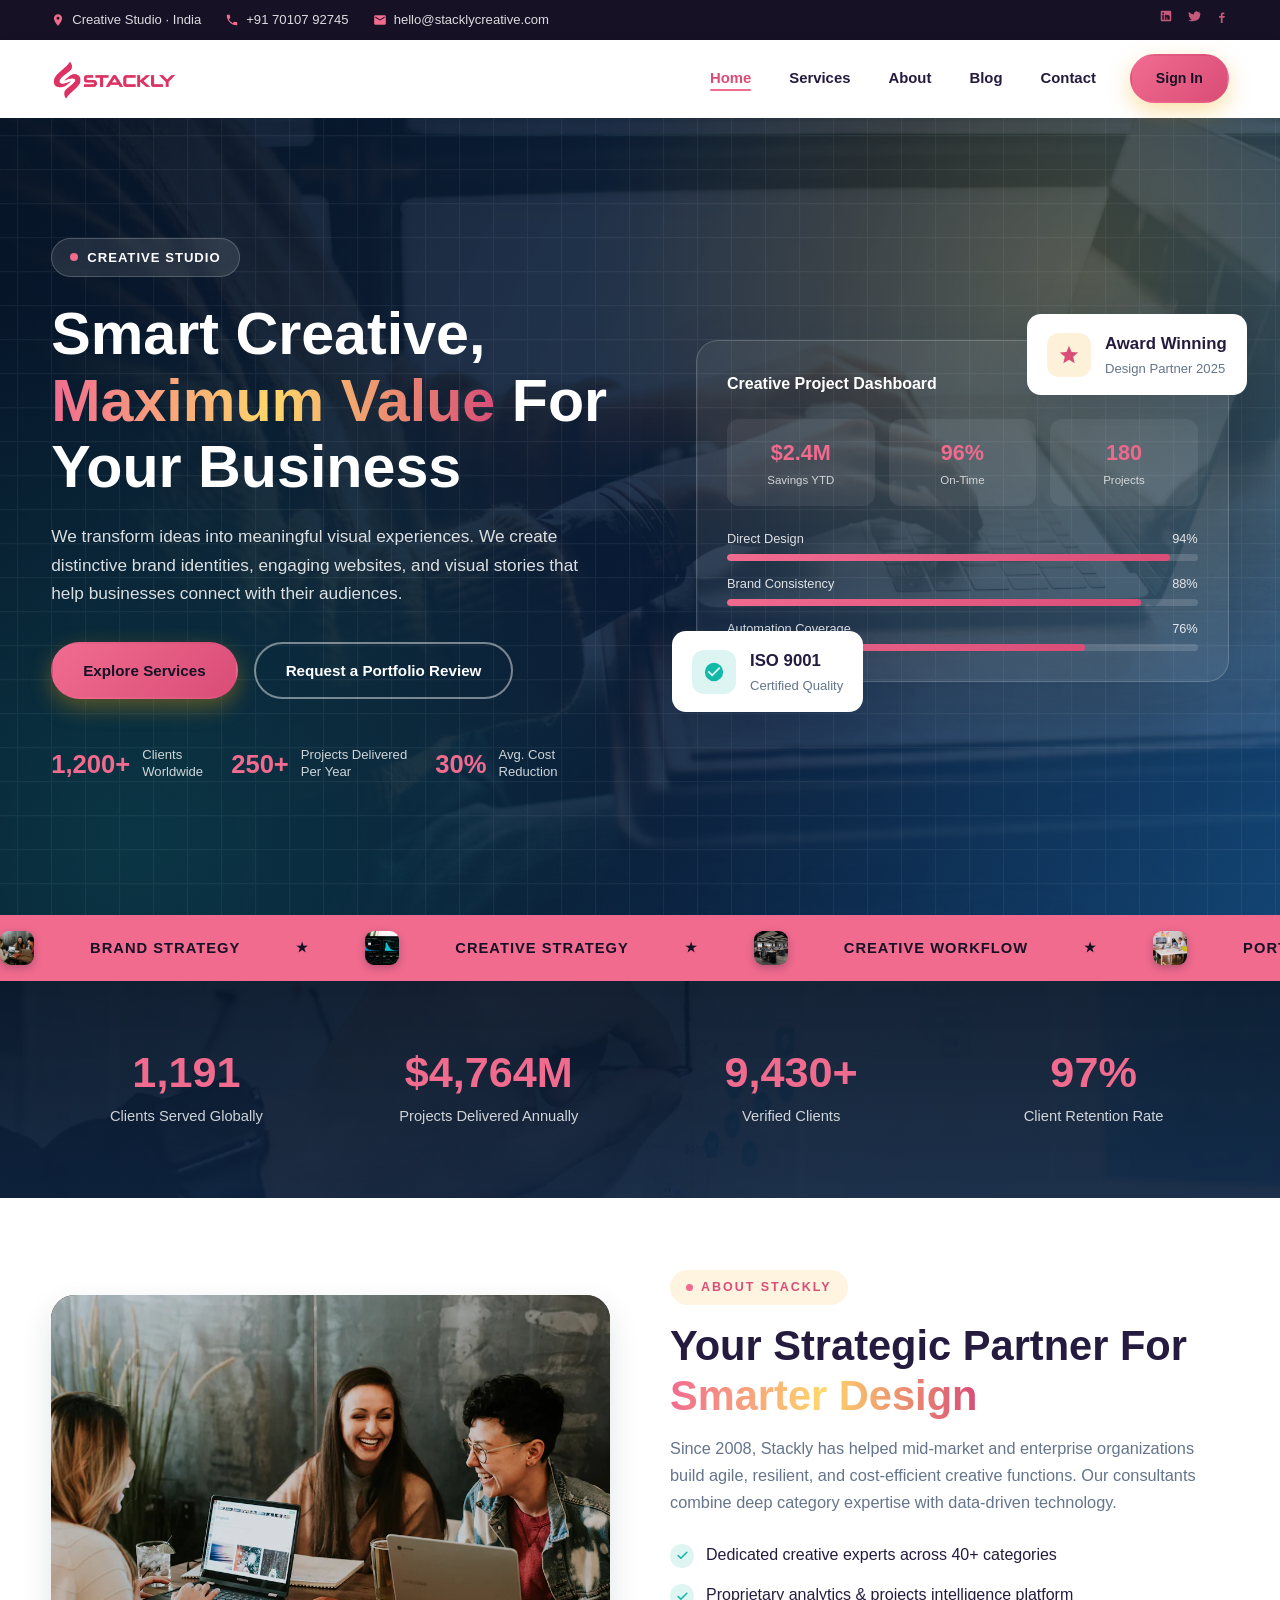
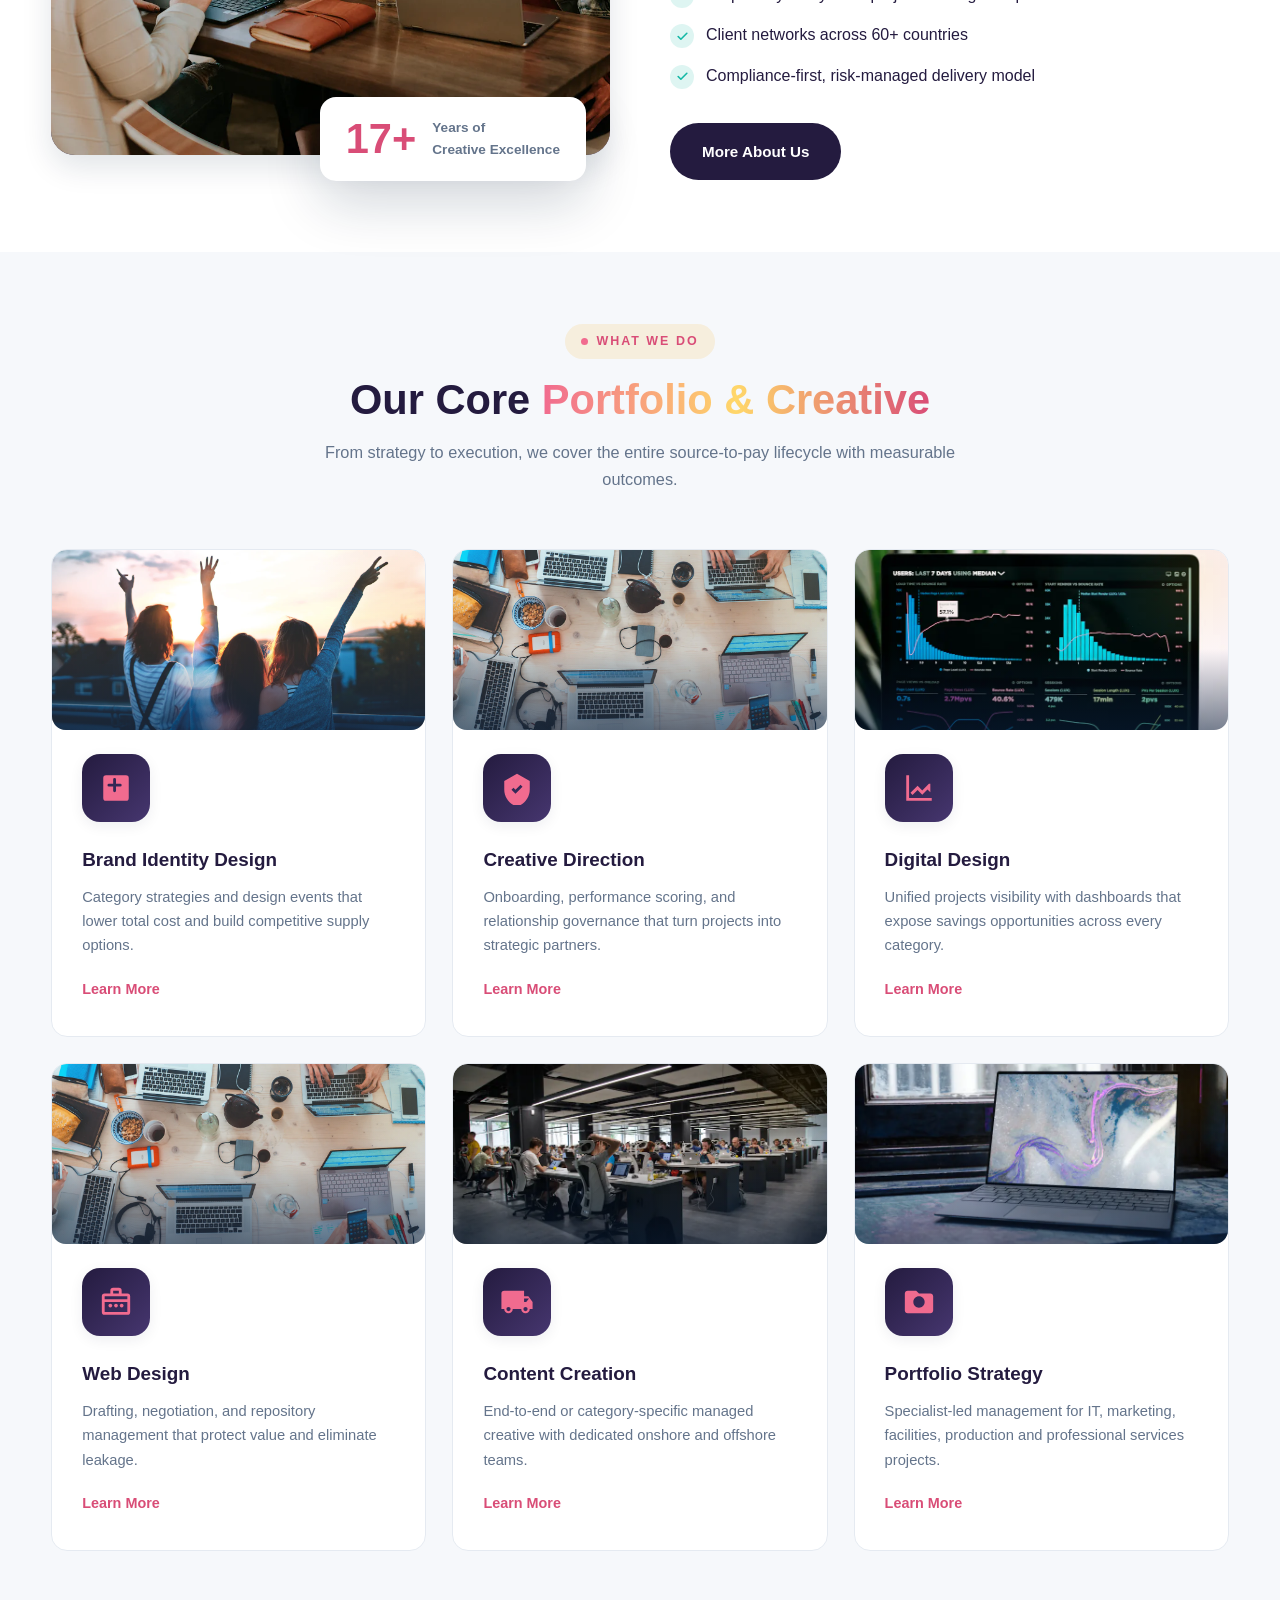
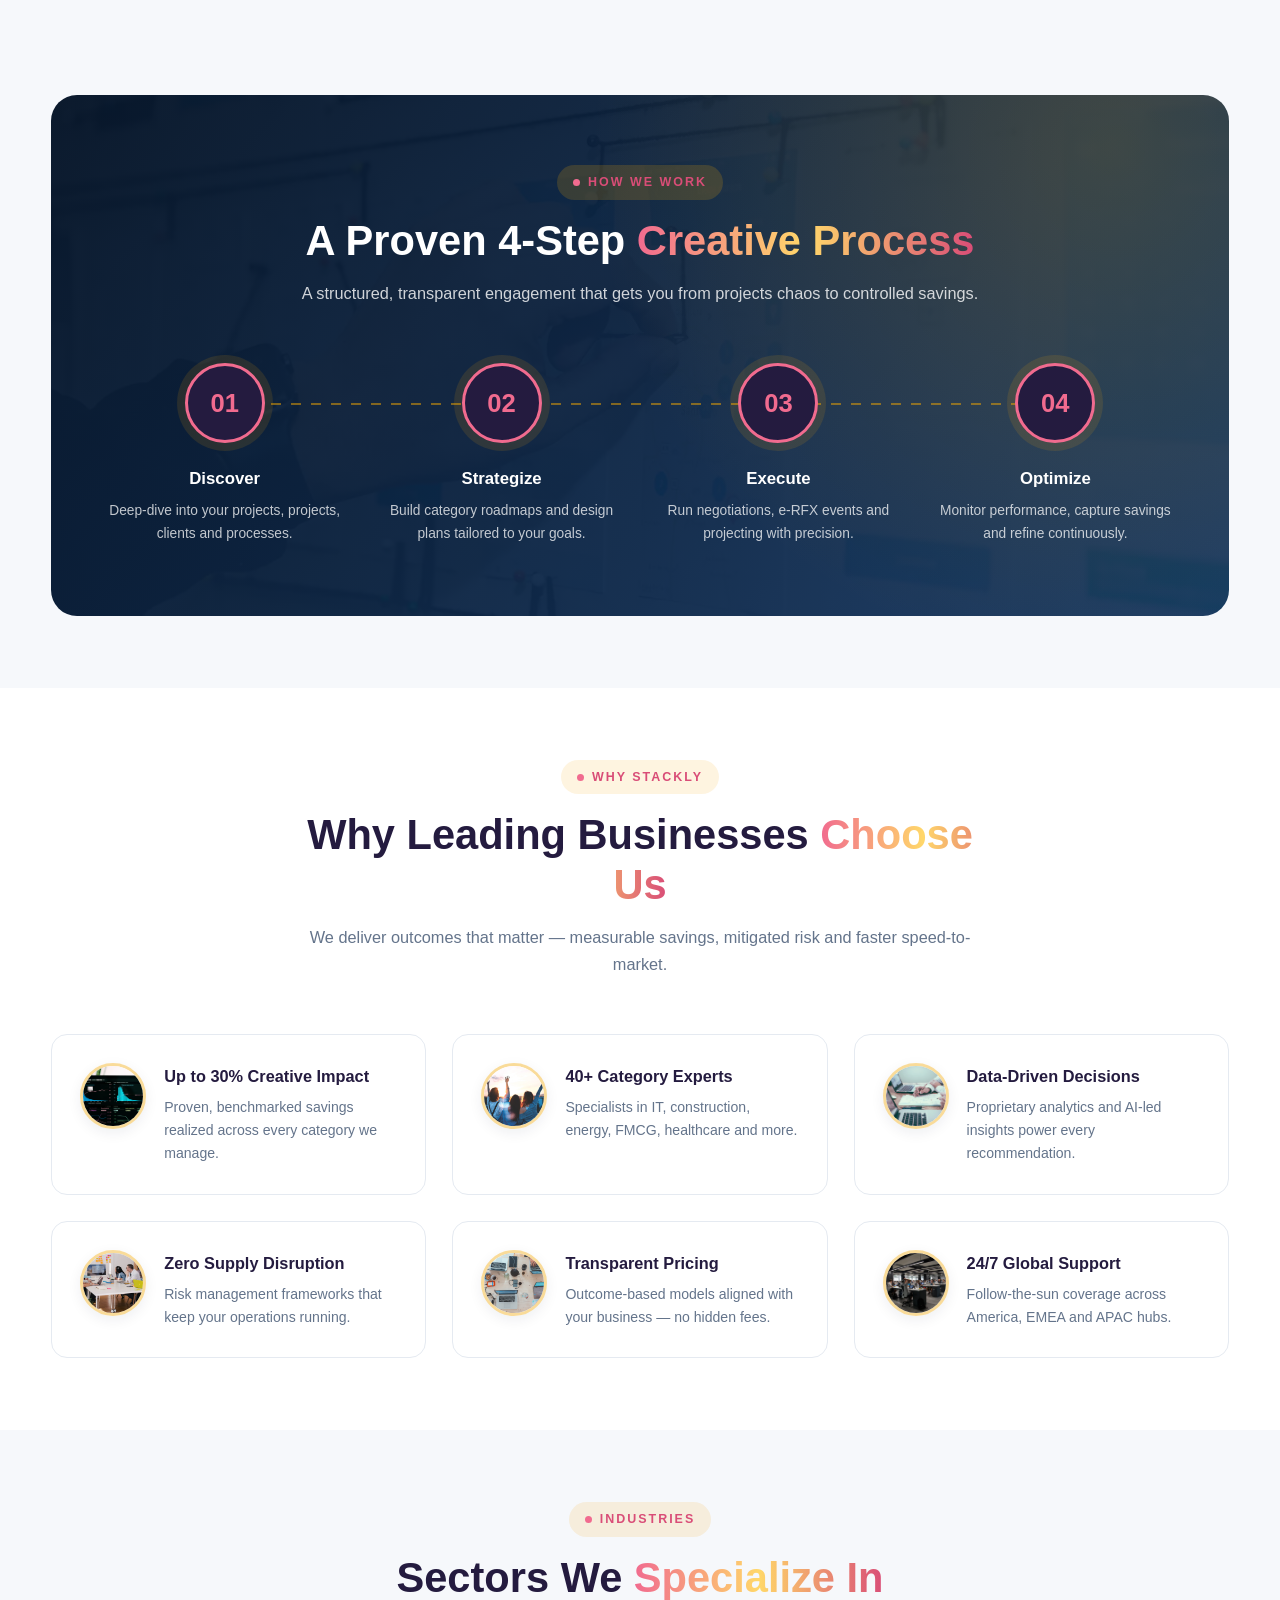
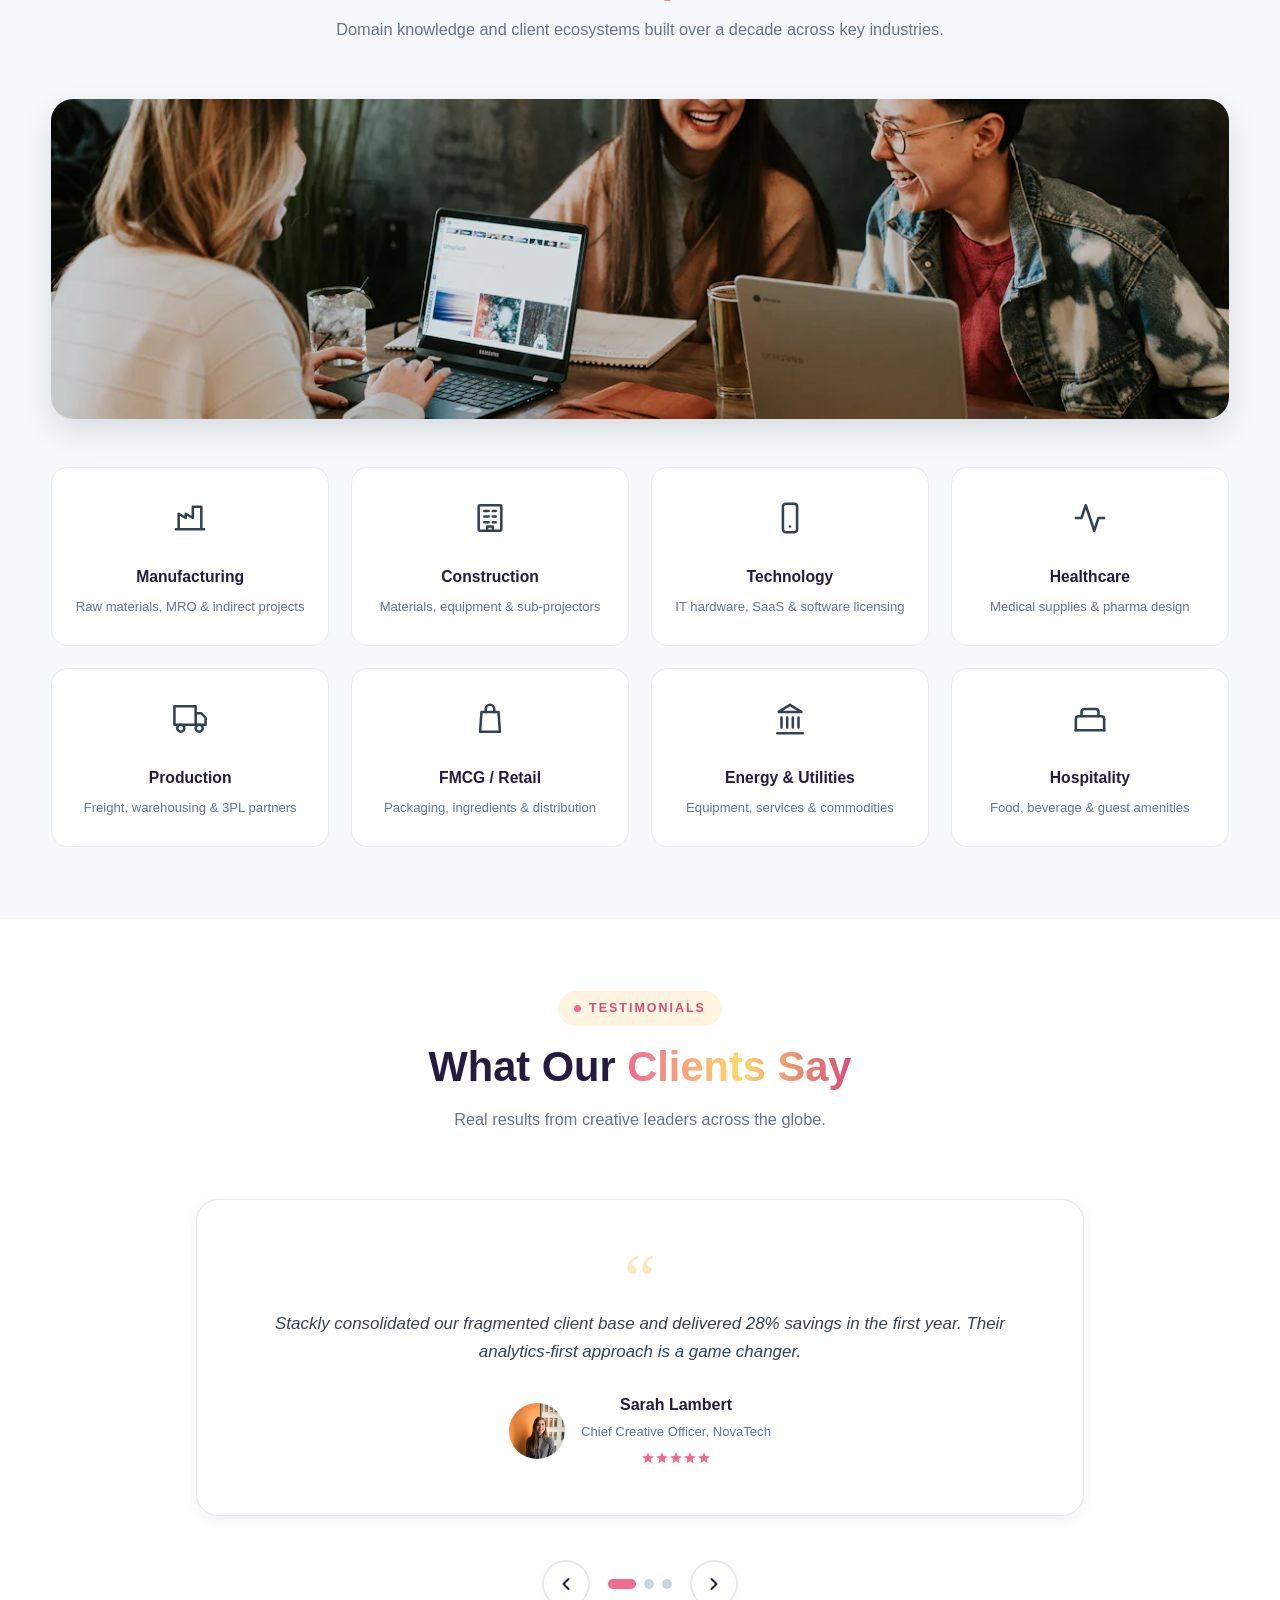
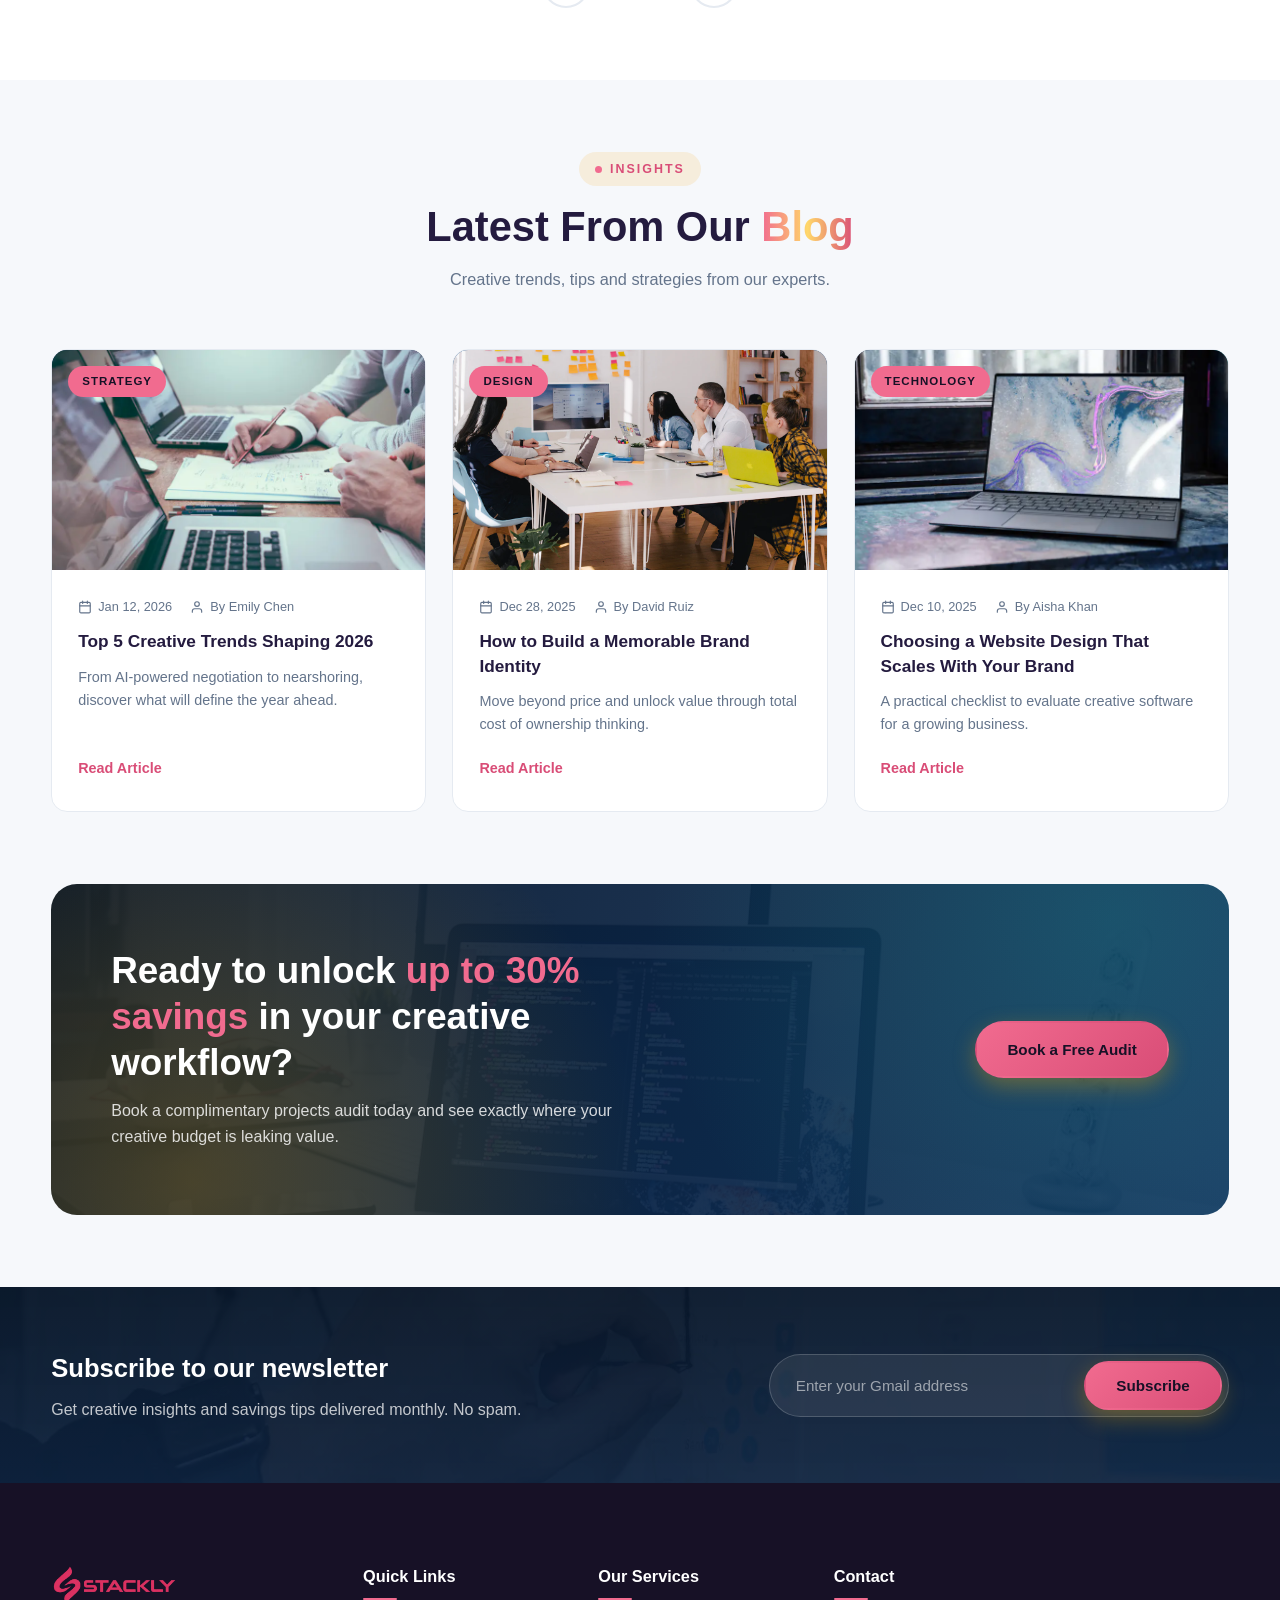
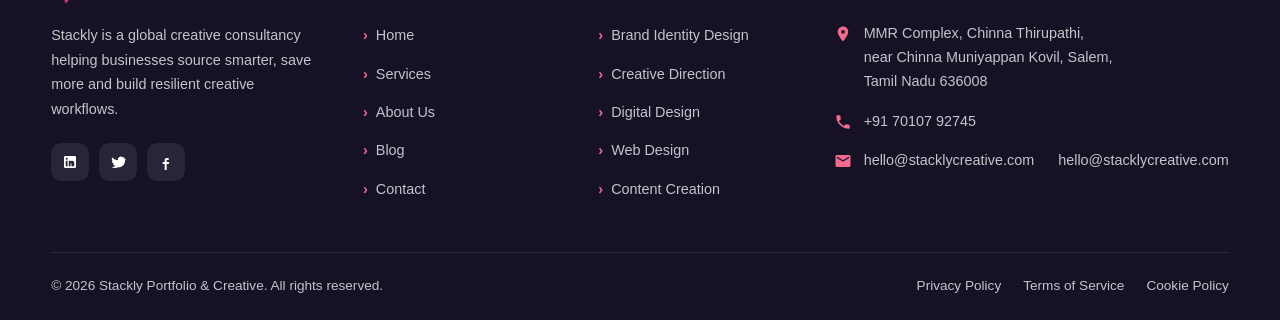
<file: index.html>
<!DOCTYPE html>
<html lang="en">
<head>
  <meta charset="UTF-8">
  <meta name="viewport" content="width=device-width, initial-scale=1.0">
  <title>Stackly | Portfolio & Creative Studio</title>
  <meta name="description" content="Stackly delivers end-to-end creative, design and creative workflow solutions that reduce cost and drive value.">
  <link rel="stylesheet" href="css/style.css">
</head>
<body>
  <!-- Premium Preloader -->
  <div id="preloader" class="preloader">
    <div class="preloader-content">
      <div class="preloader-logo">
        <img src="assets/logo.webp" alt="Stackly Portfolio & Creative">
      </div>
      <div class="preloader-spinner">
        <div class="spinner-ring"></div>
        <div class="spinner-ring"></div>
        <div class="spinner-ring"></div>
      </div>
      <div class="preloader-text">Loading Creative Experience...</div>
      <div class="preloader-progress">
        <div class="preloader-bar"></div>
      </div>
    </div>
  </div>

  <!-- ===== Top bar ===== -->
  <div class="topbar">
    <div class="container">
      <div class="topbar-info">
        <span class="hide-sm">
          <svg viewBox="0 0 24 24"><path d="M12 2C8.13 2 5 5.13 5 9c0 5.25 7 13 7 13s7-7.75 7-13c0-3.87-3.13-7-7-7zm0 9.5A2.5 2.5 0 1 1 12 6.5a2.5 2.5 0 0 1 0 5z"/></svg>
          Creative Studio · India
        </span>
        <span>
          <svg viewBox="0 0 24 24"><path d="M6.62 10.79c1.44 2.83 3.76 5.14 6.59 6.59l2.2-2.2c.27-.27.67-.36 1.02-.24 1.12.37 2.33.57 3.57.57.55 0 1 .45 1 1V20c0 .55-.45 1-1 1-9.39 0-17-7.61-17-17 0-.55.45-1 1-1h3.5c.55 0 1 .45 1 1 0 1.25.2 2.45.57 3.57.11.35.03.74-.25 1.02l-2.2 2.2z"/></svg>
          <a href="404.html">+91 70107 92745</a>
        </span>
        <span>
          <svg viewBox="0 0 24 24"><path d="M20 4H4c-1.1 0-1.99.9-1.99 2L2 18c0 1.1.9 2 2 2h16c1.1 0 2-.9 2-2V6c0-1.1-.9-2-2-2zm0 4l-8 5-8-5V6l8 5 8-5v2z"/></svg>
          <a href="404.html">hello@stacklycreative.com</a>
        </span>
      </div>
      <div class="topbar-social">
        <a href="404.html" aria-label="LinkedIn"><svg viewBox="0 0 24 24"><path d="M19 3a2 2 0 0 1 2 2v14a2 2 0 0 1-2 2H5a2 2 0 0 1-2-2V5a2 2 0 0 1 2-2h14zM8.34 18.34V10H5.67v8.34h2.67zM7 8.75a1.55 1.55 0 1 0 0-3.1 1.55 1.55 0 0 0 0 3.1zm11.34 9.59v-4.58c0-2.45-1.31-3.59-3.05-3.59-1.41 0-2.04.77-2.39 1.32V10H10.2v8.34h2.67v-4.13c0-.24.18-.52.64-.52.53 0 .72.39.72 1.03v3.62h2.67z"/></svg></a>
        <a href="404.html" aria-label="Twitter"><svg viewBox="0 0 24 24"><path d="M22.46 6c-.77.35-1.6.58-2.46.69.88-.53 1.56-1.37 1.88-2.38-.83.5-1.75.85-2.72 1.05a4.3 4.3 0 0 0-7.32 3.92A12.2 12.2 0 0 1 3.39 5.1a4.3 4.3 0 0 0 1.33 5.73c-.7-.02-1.36-.21-1.94-.53v.05a4.3 4.3 0 0 0 3.45 4.21c-.63.17-1.3.2-1.93.08a4.3 4.3 0 0 0 4.02 2.98 8.6 8.6 0 0 1-5.33 1.84c-.35 0-.69-.02-1.03-.06A12.14 12.14 0 0 0 12.6 20c6.4 0 9.9-5.3 9.9-9.9 0-.15 0-.3-.01-.45A7.1 7.1 0 0 0 24 7.53c-.66.29-1.37.49-2.1.58z"/></svg></a>
        <a href="404.html" aria-label="Facebook"><svg viewBox="0 0 24 24"><path d="M13 9h3V6h-3c-1.66 0-3 1.34-3 3v3H7v3h3v9h3v-9h3l1-3h-4V9.5c0-.28.22-.5.5-.5z"/></svg></a>
      </div>
    </div>
  </div>

  <!-- ===== Navbar ===== -->
  <nav class="navbar">
    <div class="container nav-inner">
      <a href="index.html" class="brand">
        <img src="assets/logo.webp" alt="Stackly Portfolio & Creative">
      </a>
      <ul class="nav-menu" id="navMenu">
        <li><a href="index.html" class="nav-link active">Home</a></li>
        <li><a href="services.html" class="nav-link">Services</a></li>
        <li><a href="about.html" class="nav-link">About</a></li>
        <li><a href="blog.html" class="nav-link">Blog</a></li>
        <li><a href="contact.html" class="nav-link">Contact</a></li>
        <li class="nav-cta"><a href="signin.html" class="btn btn-gold">Sign In</a></li>
      </ul>
      <button class="nav-toggle" id="navToggle" aria-label="Toggle menu">
        <span></span><span></span><span></span>
      </button>
    </div>
  </nav>

  <!-- ===== 1. HERO ===== -->
  <section class="hero">
    <div class="container hero-grid">
      <div class="hero-content">
        <span class="hero-badge"><span class="dot"></span> Creative Studio</span>
        <h1 class="hero-title">Smart Creative, <span class="accent">Maximum Value</span> For Your Business</h1>
        <p class="hero-subtitle">We transform ideas into meaningful visual experiences. We create distinctive brand identities, engaging websites, and visual stories that help businesses connect with their audiences.</p>
        <div class="hero-actions">
          <a href="404.html" class="btn btn-gold">Explore Services
          </a>
          <a href="404.html" class="btn btn-outline">Request a Portfolio Review</a>
        </div>
        <div class="hero-trust">
          <div class="trust-item"><span class="num">1,200+</span><span class="label">Clients<br>Worldwide</span></div>
          <div class="trust-item"><span class="num">250+</span><span class="label">Projects Delivered<br>Per Year</span></div>
          <div class="trust-item"><span class="num">30%</span><span class="label">Avg. Cost<br>Reduction</span></div>
        </div>
      </div>
      <div class="hero-visual">
        <div class="hero-card">
          <div class="hero-card-head">
            <h4>Creative Project Dashboard</h4>
            <span class="live"><span class="dot"></span> LIVE</span>
          </div>
          <div class="hero-stat-grid">
            <div class="hero-stat"><div class="val">$2.4M</div><div class="lbl">Savings YTD</div></div>
            <div class="hero-stat"><div class="val">96%</div><div class="lbl">On-Time</div></div>
            <div class="hero-stat"><div class="val">180</div><div class="lbl">Projects</div></div>
          </div>
          <div class="hero-bar">
            <div><div class="row"><span>Direct Design</span><span>94%</span></div><div class="track"><div class="fill" style="width:94%"></div></div></div>
            <div><div class="row"><span>Brand Consistency</span><span>88%</span></div><div class="track"><div class="fill" style="width:88%"></div></div></div>
            <div><div class="row"><span>Automation Coverage</span><span>76%</span></div><div class="track"><div class="fill" style="width:76%"></div></div></div>
          </div>
        </div>
        <div class="float-card fc-1">
          <span class="ic"><svg viewBox="0 0 24 24"><path d="M12 17.27 18.18 21l-1.64-7.03L22 9.24l-7.19-.61L12 2 9.19 8.63 2 9.24l5.46 4.73L5.82 21z"/></svg></span>
          <div><div class="fv">Award Winning</div><div class="ft">Design Partner 2025</div></div>
        </div>
        <div class="float-card fc-2">
          <span class="ic"><svg viewBox="0 0 24 24"><path d="M12 2a10 10 0 1 0 10 10A10 10 0 0 0 12 2zm-2 15-5-5 1.41-1.41L10 14.17l7.59-7.59L19 8z"/></svg></span>
          <div><div class="fv">ISO 9001</div><div class="ft">Certified Quality</div></div>
        </div>
      </div>
    </div>
  </section>

  <!-- ===== 2. MARQUEE / TRUST STRIP ===== -->
  <section class="marquee" aria-label="Clients and credentials">
    <div class="marquee-track">
      <img src="assets/about-studio.webp" alt="Studio operations">
      <span>Brand Strategy</span>
      <img src="assets/svc-analytics.webp" alt="Projects analytics">
      <span>Creative Strategy</span>
      <img src="assets/svc-outsource.webp" alt="Creative team">
      <span>Creative Workflow</span>
      <img src="assets/blog-creative.webp" alt="Creative production">
      <span>Portfolio Strategy</span>
      <span>Visual Storytelling</span>
      <span>Risk &amp; Compliance</span>
      <span>Digital Experiences</span>
      <span>Creative Impact</span>
      <img src="assets/about-studio.webp" alt="Studio operations">
      <span>Brand Strategy</span>
      <img src="assets/svc-analytics.webp" alt="Projects analytics">
      <span>Creative Strategy</span>
      <img src="assets/svc-outsource.webp" alt="Creative team">
      <span>Creative Workflow</span>
      <img src="assets/blog-creative.webp" alt="Creative production">
      <span>Portfolio Strategy</span>
      <span>Visual Storytelling</span>
      <span>Risk &amp; Compliance</span>
      <span>Digital Experiences</span>
      <span>Creative Impact</span>
    </div>
  </section>

  <!-- ===== 3. STATS BAND ===== -->
  <section class="stats-band">
    <div class="container">
      <div class="stats-grid">
        <div class="stat-item reveal">
          <div class="counter" data-target="1200">0</div>
          <p>Clients Served Globally</p>
        </div>
        <div class="stat-item reveal">
          <div class="counter" data-target="4800" data-prefix="$" data-suffix="M">0</div>
          <p>Projects Delivered Annually</p>
        </div>
        <div class="stat-item reveal">
          <div class="counter" data-target="9500" data-suffix="+">0</div>
          <p>Verified Clients</p>
        </div>
        <div class="stat-item reveal">
          <div class="counter" data-target="98" data-suffix="%">0</div>
          <p>Client Retention Rate</p>
        </div>
      </div>
    </div>
  </section>

  <!-- ===== 4. ABOUT PREVIEW ===== -->
  <section class="section-alt">
    <div class="container split-grid">
      <div class="split-media reveal-left">
        <div class="media-frame about-art">
          <img src="assets/about-studio.webp" alt="Modern studio and creative workflow operations">
        </div>
        <div class="exp-badge">
          <span class="big">17+</span>
          <span class="txt">Years of<br>Creative Excellence</span>
        </div>
      </div>
      <div class="reveal-right">
        <span class="section-tag">About Stackly</span>
        <h2 class="section-title">Your Strategic Partner For <span class="accent">Smarter Design</span></h2>
        <p class="section-subtitle">Since 2008, Stackly has helped mid-market and enterprise organizations build agile, resilient, and cost-efficient creative functions. Our consultants combine deep category expertise with data-driven technology.</p>
        <ul class="check-list">
          <li><span class="tick"><svg viewBox="0 0 24 24" fill="none" stroke="currentColor" stroke-width="3" stroke-linecap="round" stroke-linejoin="round" aria-hidden="true"><path d="M20 6 9 17l-5-5"/></svg></span> Dedicated creative experts across 40+ categories</li>
          <li><span class="tick"><svg viewBox="0 0 24 24" fill="none" stroke="currentColor" stroke-width="3" stroke-linecap="round" stroke-linejoin="round" aria-hidden="true"><path d="M20 6 9 17l-5-5"/></svg></span> Proprietary analytics &amp; projects intelligence platform</li>
          <li><span class="tick"><svg viewBox="0 0 24 24" fill="none" stroke="currentColor" stroke-width="3" stroke-linecap="round" stroke-linejoin="round" aria-hidden="true"><path d="M20 6 9 17l-5-5"/></svg></span> Client networks across 60+ countries</li>
          <li><span class="tick"><svg viewBox="0 0 24 24" fill="none" stroke="currentColor" stroke-width="3" stroke-linecap="round" stroke-linejoin="round" aria-hidden="true"><path d="M20 6 9 17l-5-5"/></svg></span> Compliance-first, risk-managed delivery model</li>
        </ul>
        <a href="404.html" class="btn btn-navy">More About Us
        </a>
      </div>
    </div>
  </section>

  <!-- ===== 5. CORE SERVICES ===== -->
  <section>
    <div class="container">
      <div class="section-header center reveal">
        <span class="section-tag">What We Do</span>
        <h2 class="section-title">Our Core <span class="accent">Portfolio & Creative</span></h2>
        <p class="section-subtitle">From strategy to execution, we cover the entire source-to-pay lifecycle with measurable outcomes.</p>
      </div>
      <div class="services-grid" data-stagger>
        <article class="service-card reveal">
          <div class="thumb"><img src="assets/svc-design.webp" alt="Strategic design and client selection"></div>
          <span class="icon"><svg viewBox="0 0 24 24"><path d="M19 3H5a2 2 0 0 0-2 2v14a2 2 0 0 0 2 2h14a2 2 0 0 0 2-2V5a2 2 0 0 0-2-2zm-4 8h-3v3a1 1 0 0 1-2 0v-3H7a1 1 0 0 1 0-2h3V6a1 1 0 0 1 2 0v3h3a1 1 0 0 1 0 2z"/></svg></span>
          <h3>Brand Identity Design</h3>
          <p>Category strategies and design events that lower total cost and build competitive supply options.</p>
          <a href="404.html" class="link">Learn More</a>
        </article>
        <article class="service-card reveal">
          <div class="thumb"><img src="assets/svc-project.webp" alt="Project management partnership"></div>
          <span class="icon"><svg viewBox="0 0 24 24"><path d="M12 2 3 7v6c0 5.55 3.84 10.74 9 12 5.16-1.26 9-6.45 9-12V7l-9-5zm-1.06 14.12-2.83-2.83 1.41-1.41 1.42 1.41 3.54-3.54 1.41 1.41-4.95 4.96z"/></svg></span>
          <h3>Creative Direction</h3>
          <p>Onboarding, performance scoring, and relationship governance that turn projects into strategic partners.</p>
          <a href="404.html" class="link">Learn More</a>
        </article>
        <article class="service-card reveal">
          <div class="thumb"><img src="assets/svc-analytics.webp" alt="Creative projects analytics dashboard"></div>
          <span class="icon"><svg viewBox="0 0 24 24"><path d="M3 3v18h18v-2H5V3H3zm16 6-4.71 4.71L11 10.41l-5 5L7.41 17 11 13.41l3.29 3.29L18 13l2 2V9h-1z"/></svg></span>
          <h3>Digital Design</h3>
          <p>Unified projects visibility with dashboards that expose savings opportunities across every category.</p>
          <a href="404.html" class="link">Learn More</a>
        </article>
        <article class="service-card reveal">
          <div class="thumb"><img src="assets/svc-project.webp" alt="Project management at desk"></div>
          <span class="icon"><svg viewBox="0 0 24 24"><path d="M20 6h-4V4a2 2 0 0 0-2-2h-4a2 2 0 0 0-2 2v2H4a2 2 0 0 0-2 2v11a2 2 0 0 0 2 2h16a2 2 0 0 0 2-2V8a2 2 0 0 0-2-2zM10 4h4v2h-4V4zm10 15H4v-7h16v7zm0-9H4V8h16v2z"/><circle cx="8" cy="14.5" r="1.3"/><circle cx="12" cy="14.5" r="1.3"/><circle cx="16" cy="14.5" r="1.3"/></svg></span>
          <h3>Web Design</h3>
          <p>Drafting, negotiation, and repository management that protect value and eliminate leakage.</p>
          <a href="404.html" class="link">Learn More</a>
        </article>
        <article class="service-card reveal">
          <div class="thumb"><img src="assets/svc-outsource.webp" alt="Managed creative outdesign team"></div>
          <span class="icon"><svg viewBox="0 0 24 24"><path d="M20 8h-3V4H3a2 2 0 0 0-2 2v11h2a3 3 0 0 0 6 0h6a3 3 0 0 0 6 0h2V12l-3-4zM6 18.5A1.5 1.5 0 1 1 7.5 17 1.5 1.5 0 0 1 6 18.5zm12 0A1.5 1.5 0 1 1 19.5 17 1.5 1.5 0 0 1 18 18.5zM17 12V9.5h3.5L18.5 12H17z"/></svg></span>
          <h3>Content Creation</h3>
          <p>End-to-end or category-specific managed creative with dedicated onshore and offshore teams.</p>
          <a href="404.html" class="link">Learn More</a>
        </article>
        <article class="service-card reveal">
          <div class="thumb"><img src="assets/svc-category.webp" alt="Category management on laptop"></div>
          <span class="icon"><svg viewBox="0 0 24 24"><path d="M20 6H12l-2-2H4c-1.1 0-1.99.9-1.99 2L2 18c0 1.1.9 2 2 2h16c1.1 0 2-.9 2-2V8c0-1.1-.9-2-2-2zm-8 10c-2.21 0-4-1.79-4-4s1.79-4 4-4 4 1.79 4 4-1.79 4-4 4z"/></svg></span>
          <h3>Portfolio Strategy</h3>
          <p>Specialist-led management for IT, marketing, facilities, production and professional services projects.</p>
          <a href="404.html" class="link">Learn More</a>
        </article>
      </div>
    </div>
  </section>

  <!-- ===== 6. PROCESS ===== -->
  <section>
    <div class="container">
      <div class="process-wrap">
        <div class="section-header center reveal">
          <span class="section-tag">How We Work</span>
          <h2 class="section-title">A Proven 4-Step <span class="accent" style="color:var(--gold);">Creative Process</span></h2>
          <p class="section-subtitle">A structured, transparent engagement that gets you from projects chaos to controlled savings.</p>
        </div>
        <div class="process-grid">
          <div class="process-step reveal">
            <div class="process-num">01</div>
            <h4>Discover</h4>
            <p>Deep-dive into your projects, projects, clients and processes.</p>
          </div>
          <div class="process-step reveal">
            <div class="process-num">02</div>
            <h4>Strategize</h4>
            <p>Build category roadmaps and design plans tailored to your goals.</p>
          </div>
          <div class="process-step reveal">
            <div class="process-num">03</div>
            <h4>Execute</h4>
            <p>Run negotiations, e-RFX events and projecting with precision.</p>
          </div>
          <div class="process-step reveal">
            <div class="process-num">04</div>
            <h4>Optimize</h4>
            <p>Monitor performance, capture savings and refine continuously.</p>
          </div>
        </div>
      </div>
    </div>
  </section>

  <!-- ===== 7. WHY CHOOSE US ===== -->
  <section class="section-alt">
    <div class="container">
      <div class="section-header center reveal">
        <span class="section-tag">Why Stackly</span>
        <h2 class="section-title">Why Leading Businesses <span class="accent">Choose Us</span></h2>
        <p class="section-subtitle">We deliver outcomes that matter — measurable savings, mitigated risk and faster speed-to-market.</p>
      </div>
      <div class="why-grid">
        <div class="why-item reveal">
          <span class="why-thumb"><img src="assets/svc-analytics.webp" alt="Cost savings analytics"></span>
          <div>
            <h4>Up to 30% Creative Impact</h4>
            <p>Proven, benchmarked savings realized across every category we manage.</p>
          </div>
        </div>
        <div class="why-item reveal">
          <span class="why-thumb"><img src="assets/svc-design.webp" alt="Category experts at work"></span>
          <div>
            <h4>40+ Category Experts</h4>
            <p>Specialists in IT, construction, energy, FMCG, healthcare and more.</p>
          </div>
        </div>
        <div class="why-item reveal">
          <span class="why-thumb"><img src="assets/blog-strategy.webp" alt="Data-driven creative decisions"></span>
          <div>
            <h4>Data-Driven Decisions</h4>
            <p>Proprietary analytics and AI-led insights power every recommendation.</p>
          </div>
        </div>
        <div class="why-item reveal">
          <span class="why-thumb"><img src="assets/blog-creative.webp" alt="Reliable creative workflow operations"></span>
          <div>
            <h4>Zero Supply Disruption</h4>
            <p>Risk management frameworks that keep your operations running.</p>
          </div>
        </div>
        <div class="why-item reveal">
          <span class="why-thumb"><img src="assets/svc-project.webp" alt="Transparent project pricing"></span>
          <div>
            <h4>Transparent Pricing</h4>
            <p>Outcome-based models aligned with your business — no hidden fees.</p>
          </div>
        </div>
        <div class="why-item reveal">
          <span class="why-thumb"><img src="assets/svc-outsource.webp" alt="Global support team"></span>
          <div>
            <h4>24/7 Global Support</h4>
            <p>Follow-the-sun coverage across America, EMEA and APAC hubs.</p>
          </div>
        </div>
      </div>
    </div>
  </section>

  <!-- ===== 8. INDUSTRIES ===== -->
  <section>
    <div class="container">
      <div class="section-header center reveal">
        <span class="section-tag">Industries</span>
        <h2 class="section-title">Sectors We <span class="accent">Specialize In</span></h2>
        <p class="section-subtitle">Domain knowledge and client ecosystems built over a decade across key industries.</p>
      </div>
      <div class="section-banner reveal-scale">
        <img src="assets/about-studio.webp" alt="Industries Stackly serves">
      </div>
      <div class="industries-grid" data-stagger>
        <div class="industry-card reveal"><span class="em"><svg viewBox="0 0 24 24" fill="none" stroke="currentColor" stroke-width="1.8" stroke-linecap="round" stroke-linejoin="round" aria-hidden="true"><path d="M2 20h20M4 20V9l5 3V9l5 3V4h6v16"/></svg></span><h4>Manufacturing</h4><p>Raw materials, MRO &amp; indirect projects</p></div>
        <div class="industry-card reveal"><span class="em"><svg viewBox="0 0 24 24" fill="none" stroke="currentColor" stroke-width="1.8" stroke-linecap="round" stroke-linejoin="round" aria-hidden="true"><rect x="4" y="3" width="16" height="18" rx="1"/><path d="M8 7h3M8 11h3M8 15h3M14 7h2M14 11h2M14 15h2M10 21v-3h4v3"/></svg></span><h4>Construction</h4><p>Materials, equipment &amp; sub-projectors</p></div>
        <div class="industry-card reveal"><span class="em"><svg viewBox="0 0 24 24" fill="none" stroke="currentColor" stroke-width="1.8" stroke-linecap="round" stroke-linejoin="round" aria-hidden="true"><rect x="7" y="2" width="10" height="20" rx="2"/><path d="M12 18h.01"/></svg></span><h4>Technology</h4><p>IT hardware, SaaS &amp; software licensing</p></div>
        <div class="industry-card reveal"><span class="em"><svg viewBox="0 0 24 24" fill="none" stroke="currentColor" stroke-width="1.8" stroke-linecap="round" stroke-linejoin="round" aria-hidden="true"><path d="M22 12h-4l-3 9L9 3l-3 9H2"/></svg></span><h4>Healthcare</h4><p>Medical supplies &amp; pharma design</p></div>
        <div class="industry-card reveal"><span class="em"><svg viewBox="0 0 24 24" fill="none" stroke="currentColor" stroke-width="1.8" stroke-linecap="round" stroke-linejoin="round" aria-hidden="true"><path d="M1 3h15v13H1zM16 8h4l3 3v5h-7"/><circle cx="5.5" cy="18.5" r="2.5"/><circle cx="18.5" cy="18.5" r="2.5"/></svg></span><h4>Production</h4><p>Freight, warehousing &amp; 3PL partners</p></div>
        <div class="industry-card reveal"><span class="em"><svg viewBox="0 0 24 24" fill="none" stroke="currentColor" stroke-width="1.8" stroke-linecap="round" stroke-linejoin="round" aria-hidden="true"><path d="M6 7h12l1 14H5L6 7z"/><path d="M9 7V5a3 3 0 0 1 6 0v2"/></svg></span><h4>FMCG / Retail</h4><p>Packaging, ingredients &amp; distribution</p></div>
        <div class="industry-card reveal"><span class="em"><svg viewBox="0 0 24 24" fill="none" stroke="currentColor" stroke-width="1.8" stroke-linecap="round" stroke-linejoin="round" aria-hidden="true"><path d="M3 22h18M6 18v-7M10 18v-7M14 18v-7M18 18v-7M4 7h16L12 2 4 7z"/></svg></span><h4>Energy &amp; Utilities</h4><p>Equipment, services &amp; commodities</p></div>
        <div class="industry-card reveal"><span class="em"><svg viewBox="0 0 24 24" fill="none" stroke="currentColor" stroke-width="1.8" stroke-linecap="round" stroke-linejoin="round" aria-hidden="true"><path d="M2 20v-8a2 2 0 0 1 2-2h16a2 2 0 0 1 2 2v8"/><path d="M6 10V7a2 2 0 0 1 2-2h8a2 2 0 0 1 2 2v3"/><path d="M2 20h20"/></svg></span><h4>Hospitality</h4><p>Food, beverage &amp; guest amenities</p></div>
      </div>
    </div>
  </section>

  <!-- ===== 9. TESTIMONIALS ===== -->
  <section class="section-alt">
    <div class="container">
      <div class="section-header center reveal">
        <span class="section-tag">Testimonials</span>
        <h2 class="section-title">What Our <span class="accent">Clients Say</span></h2>
        <p class="section-subtitle">Real results from creative leaders across the globe.</p>
      </div>
      <div class="testimonial-slider reveal" id="testimonialSlider">
        <div class="testimonial-track" id="testimonialTrack">
          <div class="testimonial-slide">
            <div class="testimonial-card">
              <div class="quote-mark">&ldquo;</div>
              <blockquote>Stackly consolidated our fragmented client base and delivered 28% savings in the first year. Their analytics-first approach is a game changer.</blockquote>
              <div class="testimonial-author">
                <span class="avatar"><img src="assets/team-1.webp" alt="Sarah Lambert"></span>
                <div>
                  <h5>Sarah Lambert</h5>
                  <span>Chief Creative Officer, NovaTech</span>
                  <div class="stars"><svg viewBox="0 0 24 24" fill="currentColor" stroke="currentColor" stroke-width="0" stroke-linecap="round" stroke-linejoin="round" aria-hidden="true"><path d="M12 17.27 18.18 21l-1.64-7.03L22 9.24l-7.19-.61L12 2 9.19 8.63 2 9.24l5.46 4.73L5.82 21z"/></svg><svg viewBox="0 0 24 24" fill="currentColor" stroke="currentColor" stroke-width="0" stroke-linecap="round" stroke-linejoin="round" aria-hidden="true"><path d="M12 17.27 18.18 21l-1.64-7.03L22 9.24l-7.19-.61L12 2 9.19 8.63 2 9.24l5.46 4.73L5.82 21z"/></svg><svg viewBox="0 0 24 24" fill="currentColor" stroke="currentColor" stroke-width="0" stroke-linecap="round" stroke-linejoin="round" aria-hidden="true"><path d="M12 17.27 18.18 21l-1.64-7.03L22 9.24l-7.19-.61L12 2 9.19 8.63 2 9.24l5.46 4.73L5.82 21z"/></svg><svg viewBox="0 0 24 24" fill="currentColor" stroke="currentColor" stroke-width="0" stroke-linecap="round" stroke-linejoin="round" aria-hidden="true"><path d="M12 17.27 18.18 21l-1.64-7.03L22 9.24l-7.19-.61L12 2 9.19 8.63 2 9.24l5.46 4.73L5.82 21z"/></svg><svg viewBox="0 0 24 24" fill="currentColor" stroke="currentColor" stroke-width="0" stroke-linecap="round" stroke-linejoin="round" aria-hidden="true"><path d="M12 17.27 18.18 21l-1.64-7.03L22 9.24l-7.19-.61L12 2 9.19 8.63 2 9.24l5.46 4.73L5.82 21z"/></svg></div>
                </div>
              </div>
            </div>
          </div>
          <div class="testimonial-slide">
            <div class="testimonial-card">
              <div class="quote-mark">&ldquo;</div>
              <blockquote>Within 6 months they renegotiated our production projects and cut freight projects by 22%. Zero disruption to our creative workflow throughout.</blockquote>
              <div class="testimonial-author">
                <span class="avatar"><img src="assets/team-2.webp" alt="James Mitchell"></span>
                <div>
                  <h5>James Mitchell</h5>
                  <span>VP Creative Workflow, Apex Manufacturing</span>
                  <div class="stars"><svg viewBox="0 0 24 24" fill="currentColor" stroke="currentColor" stroke-width="0" stroke-linecap="round" stroke-linejoin="round" aria-hidden="true"><path d="M12 17.27 18.18 21l-1.64-7.03L22 9.24l-7.19-.61L12 2 9.19 8.63 2 9.24l5.46 4.73L5.82 21z"/></svg><svg viewBox="0 0 24 24" fill="currentColor" stroke="currentColor" stroke-width="0" stroke-linecap="round" stroke-linejoin="round" aria-hidden="true"><path d="M12 17.27 18.18 21l-1.64-7.03L22 9.24l-7.19-.61L12 2 9.19 8.63 2 9.24l5.46 4.73L5.82 21z"/></svg><svg viewBox="0 0 24 24" fill="currentColor" stroke="currentColor" stroke-width="0" stroke-linecap="round" stroke-linejoin="round" aria-hidden="true"><path d="M12 17.27 18.18 21l-1.64-7.03L22 9.24l-7.19-.61L12 2 9.19 8.63 2 9.24l5.46 4.73L5.82 21z"/></svg><svg viewBox="0 0 24 24" fill="currentColor" stroke="currentColor" stroke-width="0" stroke-linecap="round" stroke-linejoin="round" aria-hidden="true"><path d="M12 17.27 18.18 21l-1.64-7.03L22 9.24l-7.19-.61L12 2 9.19 8.63 2 9.24l5.46 4.73L5.82 21z"/></svg><svg viewBox="0 0 24 24" fill="currentColor" stroke="currentColor" stroke-width="0" stroke-linecap="round" stroke-linejoin="round" aria-hidden="true"><path d="M12 17.27 18.18 21l-1.64-7.03L22 9.24l-7.19-.61L12 2 9.19 8.63 2 9.24l5.46 4.73L5.82 21z"/></svg></div>
                </div>
              </div>
            </div>
          </div>
          <div class="testimonial-slide">
            <div class="testimonial-card">
              <div class="quote-mark">&ldquo;</div>
              <blockquote>The team feels like an extension of ours. They manage IT creative end-to-end so our engineers focus on building, not buying.</blockquote>
              <div class="testimonial-author">
                <span class="avatar"><img src="assets/team-4.webp" alt="Rachel Osei"></span>
                <div>
                  <h5>Rachel Osei</h5>
                  <span>Head of Creative, CloudPeak</span>
                  <div class="stars"><svg viewBox="0 0 24 24" fill="currentColor" stroke="currentColor" stroke-width="0" stroke-linecap="round" stroke-linejoin="round" aria-hidden="true"><path d="M12 17.27 18.18 21l-1.64-7.03L22 9.24l-7.19-.61L12 2 9.19 8.63 2 9.24l5.46 4.73L5.82 21z"/></svg><svg viewBox="0 0 24 24" fill="currentColor" stroke="currentColor" stroke-width="0" stroke-linecap="round" stroke-linejoin="round" aria-hidden="true"><path d="M12 17.27 18.18 21l-1.64-7.03L22 9.24l-7.19-.61L12 2 9.19 8.63 2 9.24l5.46 4.73L5.82 21z"/></svg><svg viewBox="0 0 24 24" fill="currentColor" stroke="currentColor" stroke-width="0" stroke-linecap="round" stroke-linejoin="round" aria-hidden="true"><path d="M12 17.27 18.18 21l-1.64-7.03L22 9.24l-7.19-.61L12 2 9.19 8.63 2 9.24l5.46 4.73L5.82 21z"/></svg><svg viewBox="0 0 24 24" fill="currentColor" stroke="currentColor" stroke-width="0" stroke-linecap="round" stroke-linejoin="round" aria-hidden="true"><path d="M12 17.27 18.18 21l-1.64-7.03L22 9.24l-7.19-.61L12 2 9.19 8.63 2 9.24l5.46 4.73L5.82 21z"/></svg><svg viewBox="0 0 24 24" fill="currentColor" stroke="currentColor" stroke-width="0" stroke-linecap="round" stroke-linejoin="round" aria-hidden="true"><path d="M12 17.27 18.18 21l-1.64-7.03L22 9.24l-7.19-.61L12 2 9.19 8.63 2 9.24l5.46 4.73L5.82 21z"/></svg></div>
                </div>
              </div>
            </div>
          </div>
        </div>
        <div class="slider-controls">
          <button class="slider-btn" id="prevSlide" aria-label="Previous testimonial"><svg viewBox="0 0 24 24" fill="none"><path d="M15 18l-6-6 6-6" stroke="currentColor" stroke-width="2.4" stroke-linecap="round" stroke-linejoin="round"/></svg></button>
          <div class="slider-dots" id="sliderDots"></div>
          <button class="slider-btn" id="nextSlide" aria-label="Next testimonial"><svg viewBox="0 0 24 24" fill="none"><path d="M9 6l6 6-6 6" stroke="currentColor" stroke-width="2.4" stroke-linecap="round" stroke-linejoin="round"/></svg></button>
        </div>
      </div>
    </div>
  </section>

  <!-- ===== 10. BLOG PREVIEW ===== -->
  <section>
    <div class="container">
      <div class="section-header center reveal">
        <span class="section-tag">Insights</span>
        <h2 class="section-title">Latest From Our <span class="accent">Blog</span></h2>
        <p class="section-subtitle">Creative trends, tips and strategies from our experts.</p>
      </div>
      <div class="blog-grid" data-stagger>
        <article class="blog-card reveal">
          <div class="blog-thumb" style="background:linear-gradient(135deg,#12345f,#0a1f3c);">
            <span class="category">Strategy</span>
            <img src="assets/blog-strategy.webp" alt="Creative strategy planning">
          </div>
          <div class="blog-body">
            <div class="blog-meta"><span><svg viewBox="0 0 24 24" fill="none" stroke="currentColor" stroke-width="2" stroke-linecap="round" stroke-linejoin="round" aria-hidden="true"><rect x="3" y="4" width="18" height="18" rx="2"/><path d="M16 2v4M8 2v4M3 10h18"/></svg> Jan 12, 2026</span><span><svg viewBox="0 0 24 24" fill="none" stroke="currentColor" stroke-width="2" stroke-linecap="round" stroke-linejoin="round" aria-hidden="true"><path d="M20 21v-2a4 4 0 0 0-4-4H8a4 4 0 0 0-4 4v2"/><circle cx="12" cy="7" r="4"/></svg> By Emily Chen</span></div>
            <h3>Top 5 Creative Trends Shaping 2026</h3>
            <p>From AI-powered negotiation to nearshoring, discover what will define the year ahead.</p>
            <a href="404.html" class="read-more">Read Article</a>
          </div>
        </article>
        <article class="blog-card reveal">
          <div class="blog-thumb" style="background:linear-gradient(135deg,#14508a,#0a1f3c);">
            <span class="category">Design</span>
            <img src="assets/blog-creative.webp" alt="Global design and negotiation">
          </div>
          <div class="blog-body">
            <div class="blog-meta"><span><svg viewBox="0 0 24 24" fill="none" stroke="currentColor" stroke-width="2" stroke-linecap="round" stroke-linejoin="round" aria-hidden="true"><rect x="3" y="4" width="18" height="18" rx="2"/><path d="M16 2v4M8 2v4M3 10h18"/></svg> Dec 28, 2025</span><span><svg viewBox="0 0 24 24" fill="none" stroke="currentColor" stroke-width="2" stroke-linecap="round" stroke-linejoin="round" aria-hidden="true"><path d="M20 21v-2a4 4 0 0 0-4-4H8a4 4 0 0 0-4 4v2"/><circle cx="12" cy="7" r="4"/></svg> By David Ruiz</span></div>
            <h3>How to Build a Memorable Brand Identity</h3>
            <p>Move beyond price and unlock value through total cost of ownership thinking.</p>
            <a href="404.html" class="read-more">Read Article</a>
          </div>
        </article>
        <article class="blog-card reveal">
          <div class="blog-thumb" style="background:linear-gradient(135deg,#0a1f3c,#14b8a6);">
            <span class="category">Technology</span>
            <img src="assets/svc-category.webp" alt="Digital Experiences technology">
          </div>
          <div class="blog-body">
            <div class="blog-meta"><span><svg viewBox="0 0 24 24" fill="none" stroke="currentColor" stroke-width="2" stroke-linecap="round" stroke-linejoin="round" aria-hidden="true"><rect x="3" y="4" width="18" height="18" rx="2"/><path d="M16 2v4M8 2v4M3 10h18"/></svg> Dec 10, 2025</span><span><svg viewBox="0 0 24 24" fill="none" stroke="currentColor" stroke-width="2" stroke-linecap="round" stroke-linejoin="round" aria-hidden="true"><path d="M20 21v-2a4 4 0 0 0-4-4H8a4 4 0 0 0-4 4v2"/><circle cx="12" cy="7" r="4"/></svg> By Aisha Khan</span></div>
            <h3>Choosing a Website Design That Scales With Your Brand</h3>
            <p>A practical checklist to evaluate creative software for a growing business.</p>
            <a href="404.html" class="read-more">Read Article</a>
          </div>
        </article>
      </div>
    </div>
  </section>

  <!-- ===== CTA BANNER ===== -->
  <div class="pre-footer">
    <div class="container">
      <div class="cta-banner reveal-scale">
        <div>
          <h2>Ready to unlock <span class="accent">up to 30% savings</span> in your creative workflow?</h2>
          <p>Book a complimentary projects audit today and see exactly where your creative budget is leaking value.</p>
        </div>
        <a href="404.html" class="btn btn-gold">Book a Free Audit
        </a>
      </div>
    </div>
  </div>

  <!-- ===== NEWSLETTER ===== -->
  <div class="newsletter">
    <div class="container newsletter-inner">
      <div>
        <h3>Subscribe to our newsletter</h3>
        <p>Get creative insights and savings tips delivered monthly. No spam.</p>
      </div>
      <form class="newsletter-form" id="newsletterForm">
        <input type="email" id="newsletterEmail" placeholder="Enter your Gmail address" required>
        <button class="btn btn-gold" type="submit">Subscribe</button>
        <small class="newsletter-error" role="alert"></small>
      </form>
    </div>
  </div>

  <!-- ===== FOOTER ===== -->
  <footer class="footer">
    <div class="container">
      <div class="footer-grid">
        <div class="footer-brand">
          <a href="index.html" class="brand">
            <img src="assets/logo.webp" alt="Stackly Portfolio & Creative">
          </a>
          <p class="footer-about">Stackly is a global creative consultancy helping businesses source smarter, save more and build resilient creative workflows.</p>
          <div class="footer-social">
            <a href="404.html" aria-label="LinkedIn"><svg viewBox="0 0 24 24"><path d="M19 3a2 2 0 0 1 2 2v14a2 2 0 0 1-2 2H5a2 2 0 0 1-2-2V5a2 2 0 0 1 2-2h14zM8.34 18.34V10H5.67v8.34h2.67zM7 8.75a1.55 1.55 0 1 0 0-3.1 1.55 1.55 0 0 0 0 3.1zm11.34 9.59v-4.58c0-2.45-1.31-3.59-3.05-3.59-1.41 0-2.04.77-2.39 1.32V10H10.2v8.34h2.67v-4.13c0-.24.18-.52.64-.52.53 0 .72.39.72 1.03v3.62h2.67z"/></svg></a>
            <a href="404.html" aria-label="Twitter"><svg viewBox="0 0 24 24"><path d="M22.46 6c-.77.35-1.6.58-2.46.69.88-.53 1.56-1.37 1.88-2.38-.83.5-1.75.85-2.72 1.05a4.3 4.3 0 0 0-7.32 3.92A12.2 12.2 0 0 1 3.39 5.1a4.3 4.3 0 0 0 1.33 5.73c-.7-.02-1.36-.21-1.94-.53v.05a4.3 4.3 0 0 0 3.45 4.21c-.63.17-1.3.2-1.93.08a4.3 4.3 0 0 0 4.02 2.98 8.6 8.6 0 0 1-5.33 1.84c-.35 0-.69-.02-1.03-.06A12.14 12.14 0 0 0 12.6 20c6.4 0 9.9-5.3 9.9-9.9 0-.15 0-.3-.01-.45A7.1 7.1 0 0 0 24 7.53c-.66.29-1.37.49-2.1.58z"/></svg></a>
            <a href="404.html" aria-label="Facebook"><svg viewBox="0 0 24 24"><path d="M13 9h3V6h-3c-1.66 0-3 1.34-3 3v3H7v3h3v9h3v-9h3l1-3h-4V9.5c0-.28.22-.5.5-.5z"/></svg></a>
          </div>
        </div>
        <div class="footer-col">
          <h4>Quick Links</h4>
          <ul class="footer-links">
            <li><a href="index.html">Home</a></li>
            <li><a href="services.html">Services</a></li>
            <li><a href="about.html">About Us</a></li>
            <li><a href="blog.html">Blog</a></li>
            <li><a href="contact.html">Contact</a></li>
          </ul>
        </div>
        <div class="footer-col">
          <h4>Our Services</h4>
          <ul class="footer-links">
            <li><a href="404.html">Brand Identity Design</a></li>
            <li><a href="404.html">Creative Direction</a></li>
            <li><a href="404.html">Digital Design</a></li>
            <li><a href="404.html">Web Design</a></li>
            <li><a href="404.html">Content Creation</a></li>
          </ul>
        </div>
        <div class="footer-col">
          <h4>Contact</h4>
          <ul class="footer-contact">
            <li><svg viewBox="0 0 24 24"><path d="M12 2C8.13 2 5 5.13 5 9c0 5.25 7 13 7 13s7-7.75 7-13c0-3.87-3.13-7-7-7zm0 9.5A2.5 2.5 0 1 1 12 6.5a2.5 2.5 0 0 1 0 5z"/></svg> MMR Complex, Chinna Thirupathi,<br>near Chinna Muniyappan Kovil, Salem,<br>Tamil Nadu 636008</li>
            <li><svg viewBox="0 0 24 24"><path d="M6.62 10.79c1.44 2.83 3.76 5.14 6.59 6.59l2.2-2.2c.27-.27.67-.36 1.02-.24 1.12.37 2.33.57 3.57.57.55 0 1 .45 1 1V20c0 .55-.45 1-1 1-9.39 0-17-7.61-17-17 0-.55.45-1 1-1h3.5c.55 0 1 .45 1 1 0 1.25.2 2.45.57 3.57.11.35.03.74-.25 1.02l-2.2 2.2z"/></svg> <a href="404.html">+91 70107 92745</a></li>
            <li><svg viewBox="0 0 24 24"><path d="M20 4H4c-1.1 0-1.99.9-1.99 2L2 18c0 1.1.9 2 2 2h16c1.1 0 2-.9 2-2V6c0-1.1-.9-2-2-2zm0 4l-8 5-8-5V6l8 5 8-5v2z"/></svg> <a href="404.html">hello@stacklycreative.com</a><br><a href="404.html">hello@stacklycreative.com</a></li>
          </ul>
        </div>
      </div>
      <div class="footer-bottom">
        <span>&copy; 2026 Stackly Portfolio & Creative. All rights reserved.</span>
        <div class="links">
          <a href="404.html">Privacy Policy</a>
          <a href="404.html">Terms of Service</a>
          <a href="404.html">Cookie Policy</a>
        </div>
      </div>
    </div>
  </footer>

  <button class="back-top" id="backTop" aria-label="Back to top">
    <svg viewBox="0 0 24 24" fill="none"><path d="M12 19V5m0 0-6 6m6-6 6 6" stroke="currentColor" stroke-width="2.4" stroke-linecap="round" stroke-linejoin="round"/></svg>
  </button>

  <script src="js/script.js"></script>
</body>
</html>
</file>
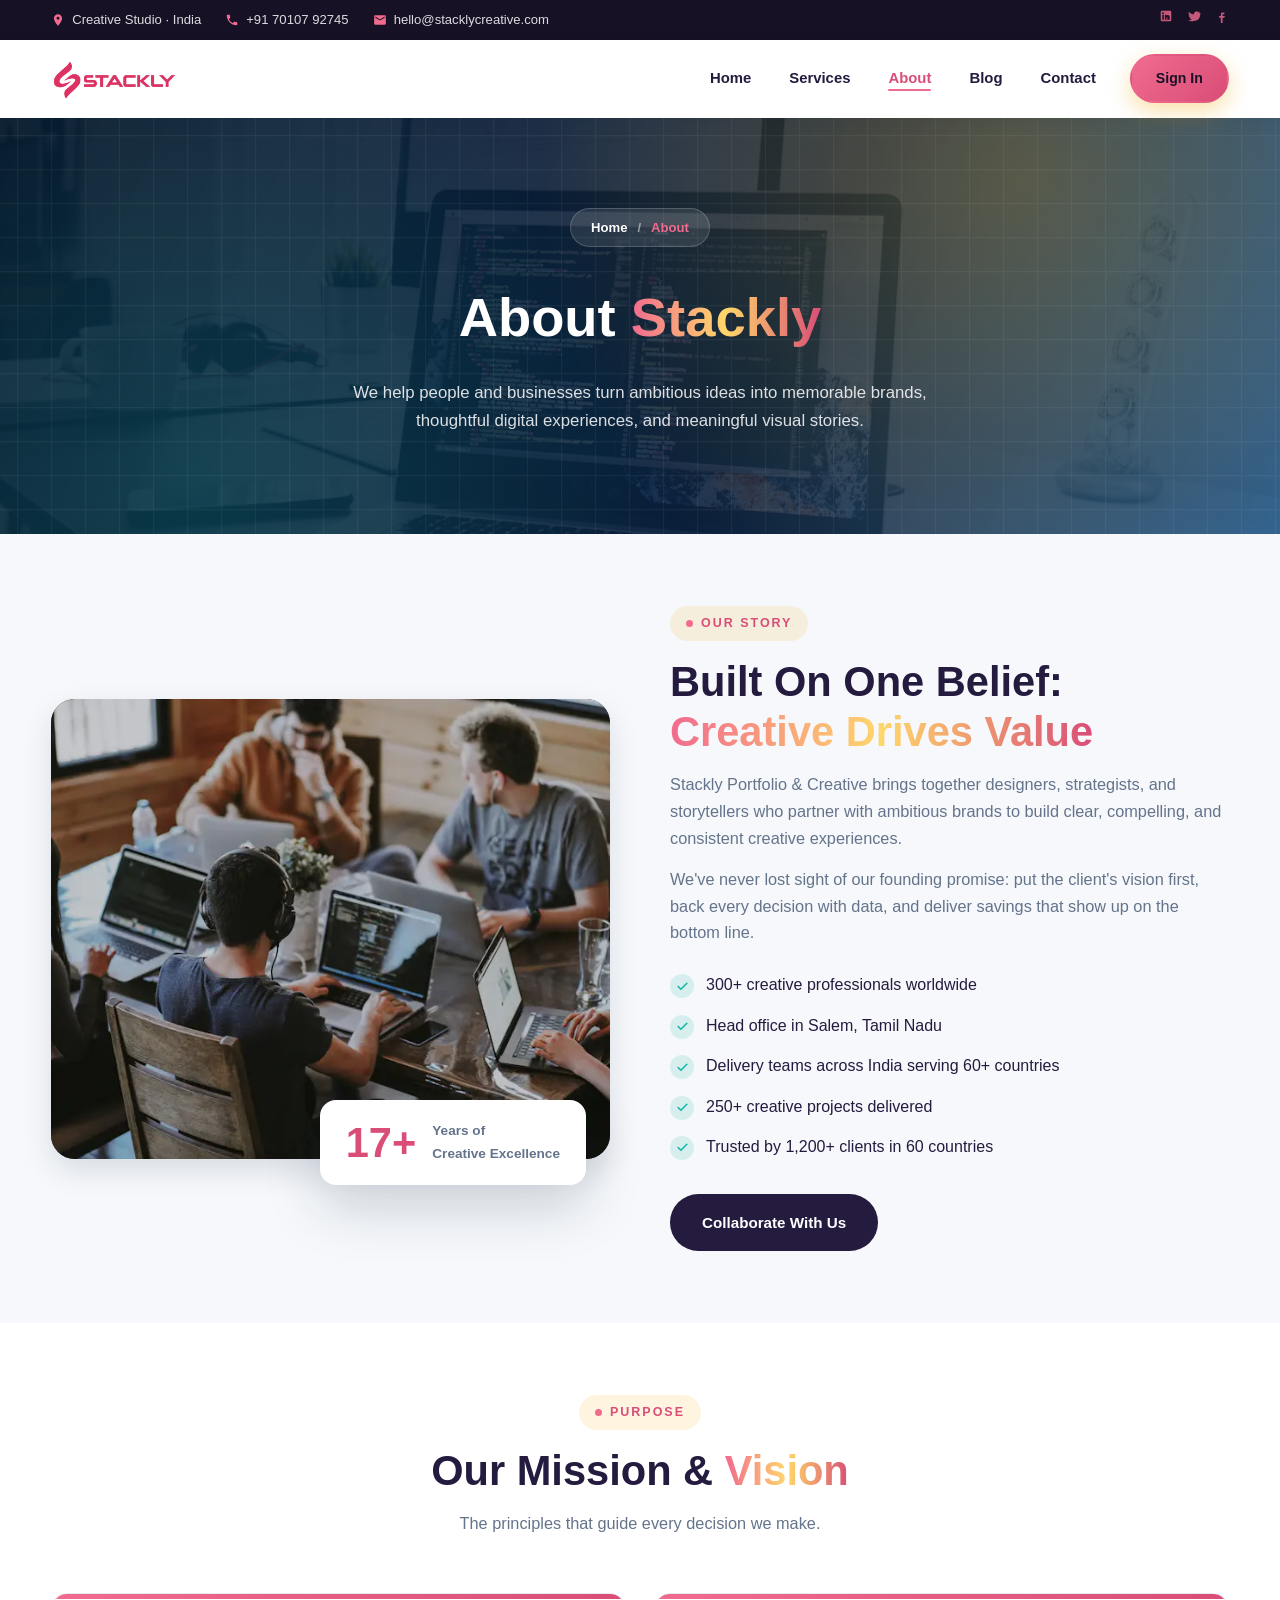
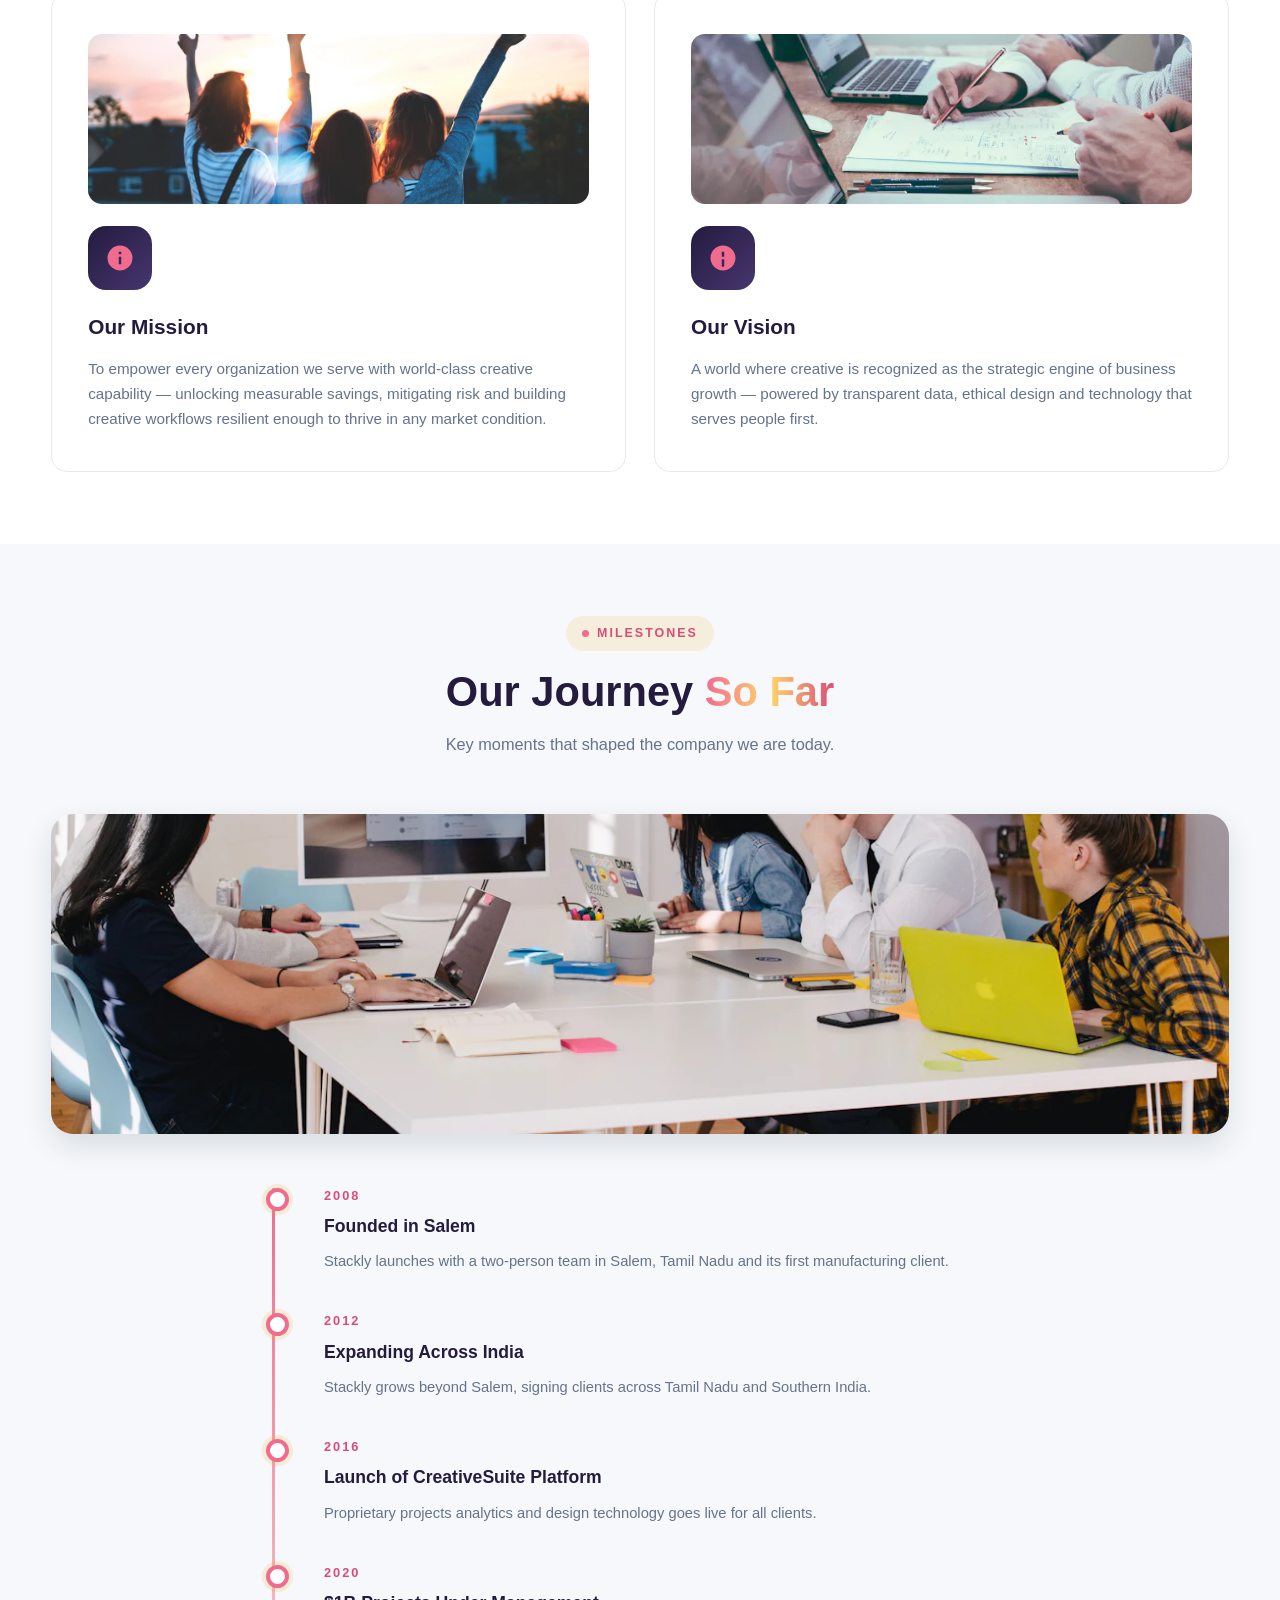
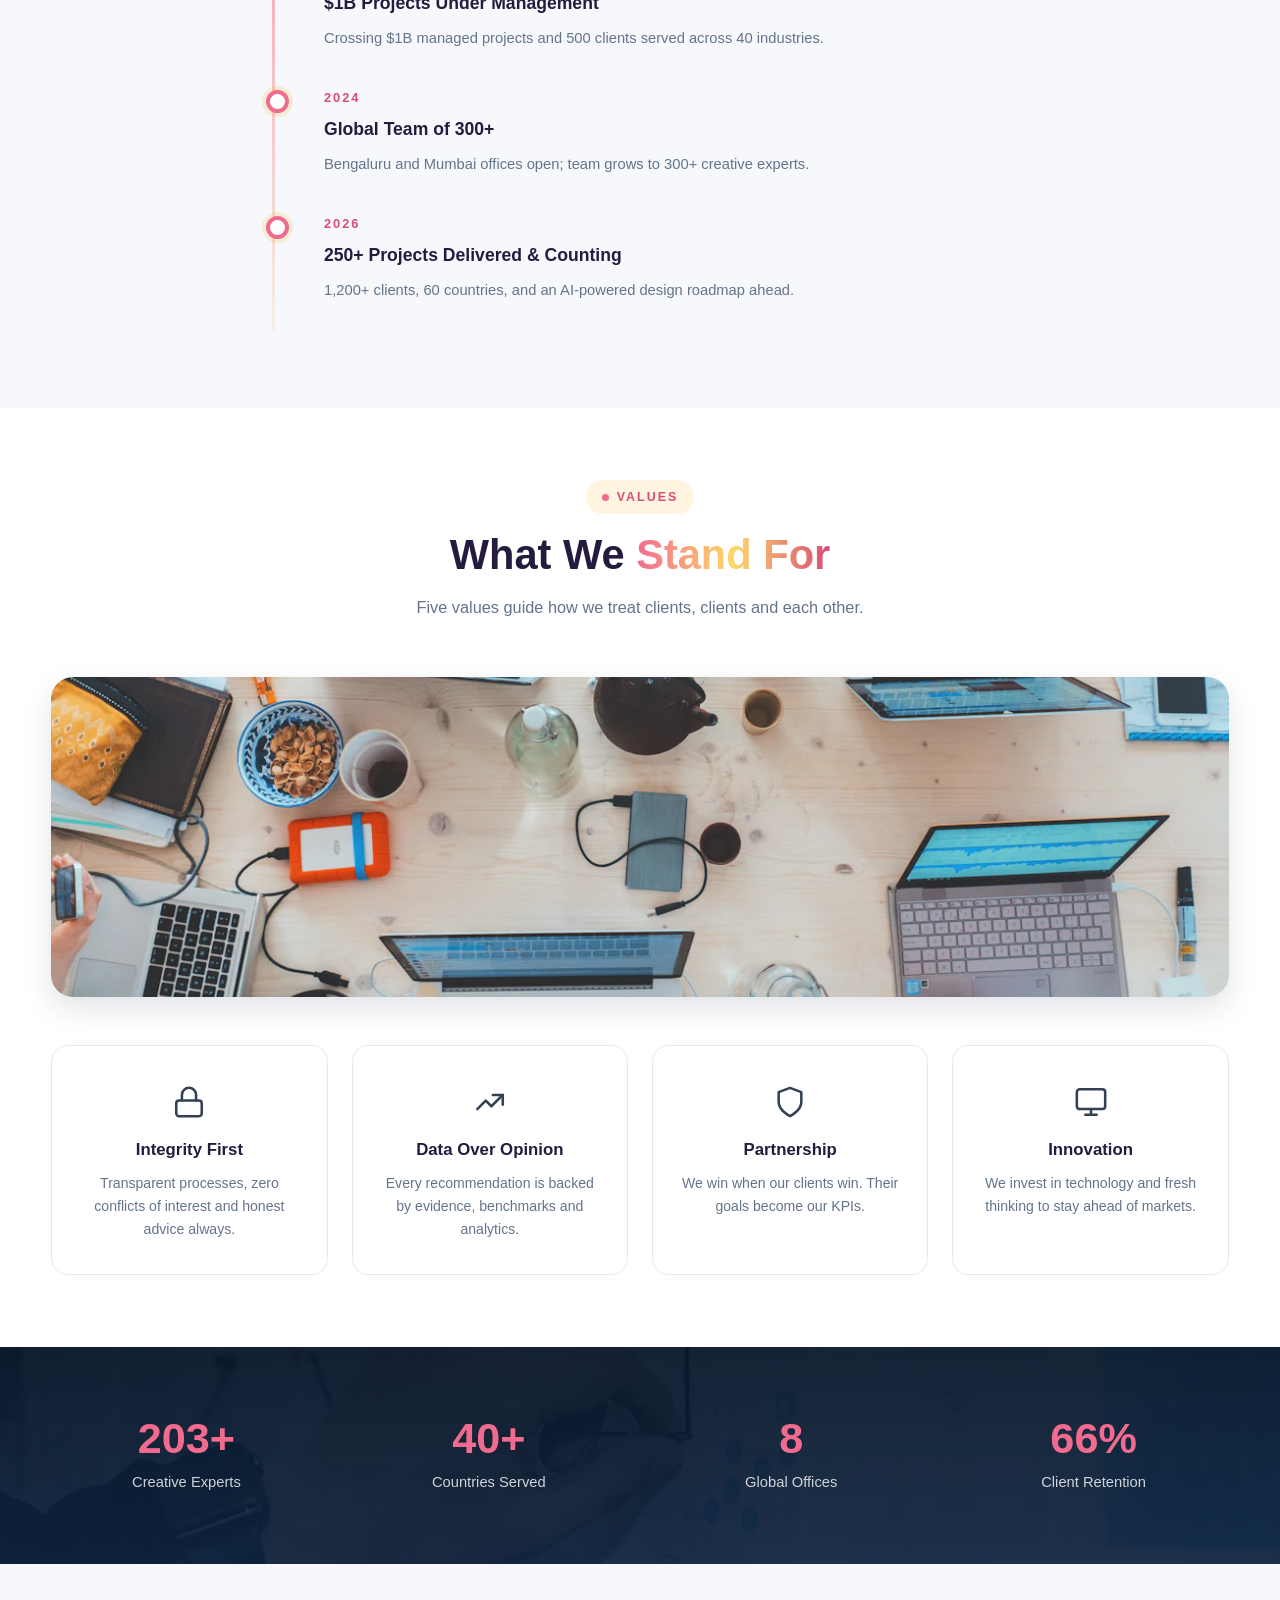
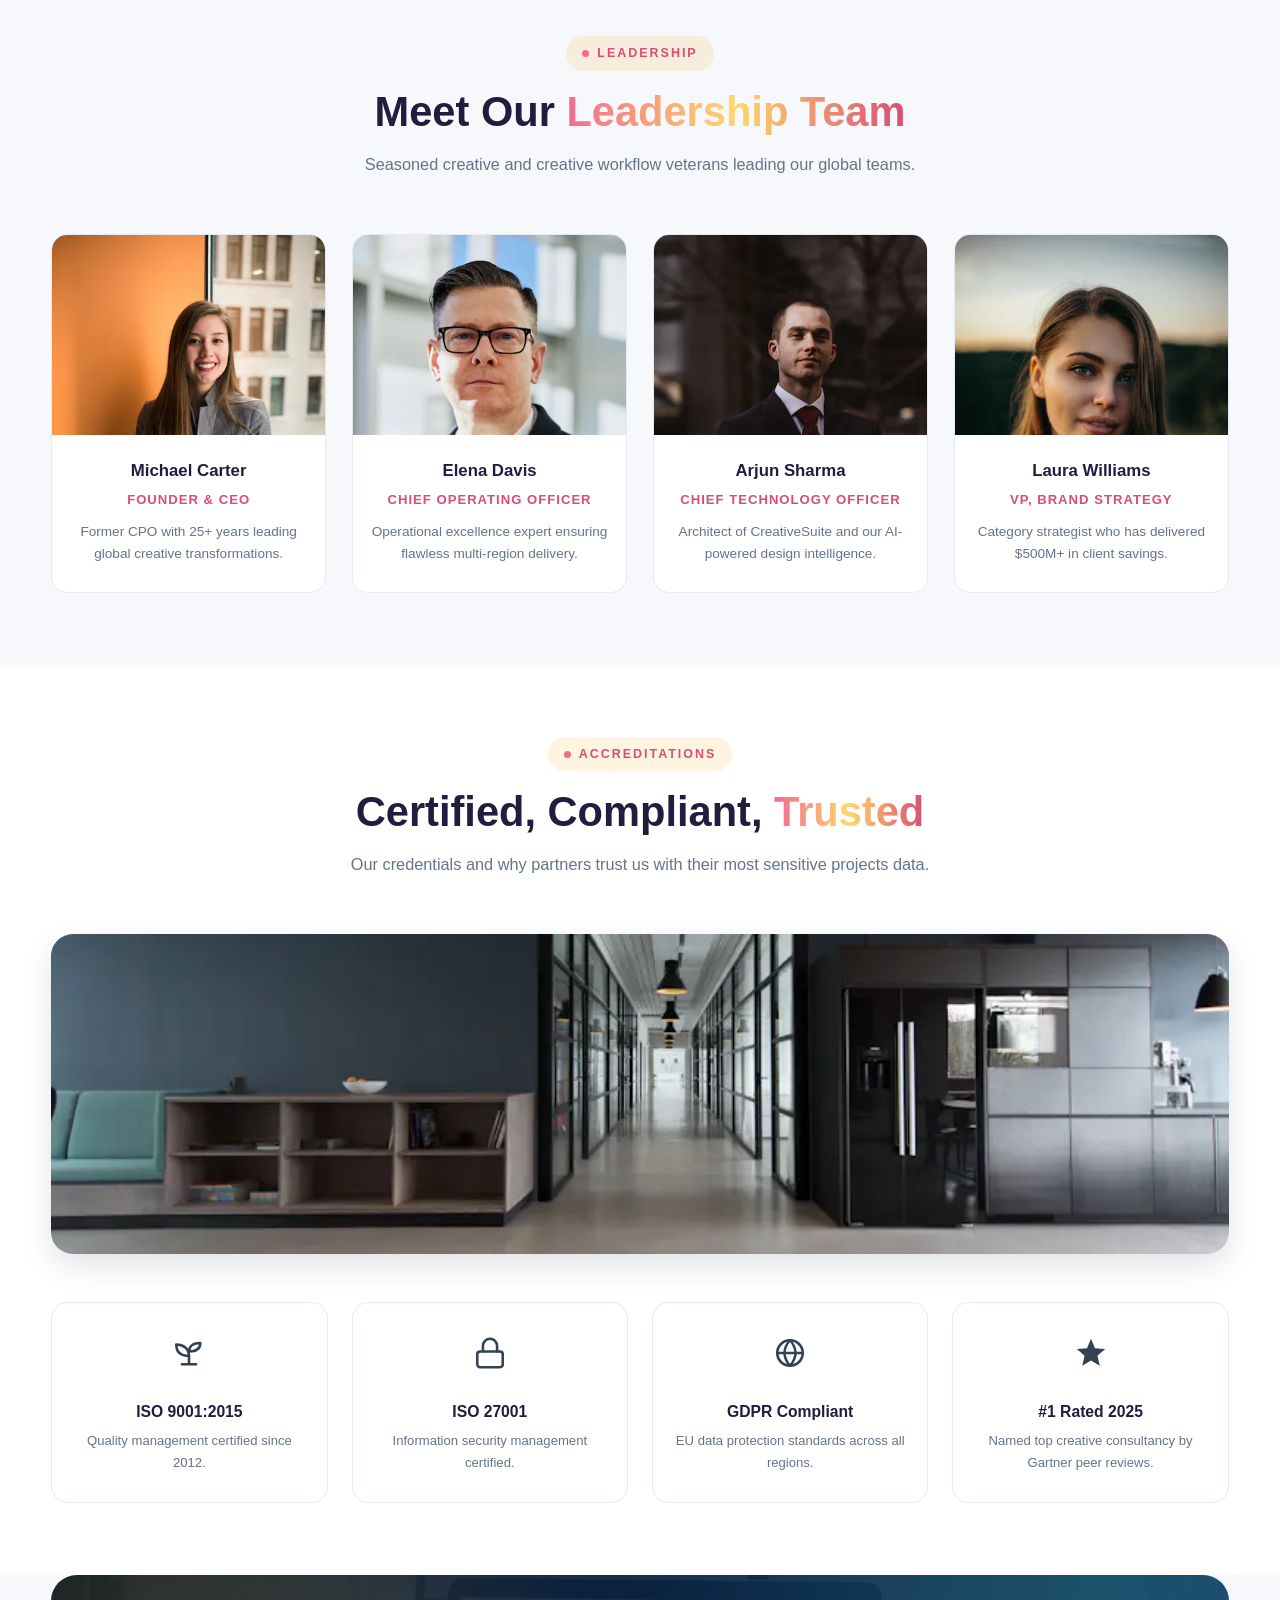
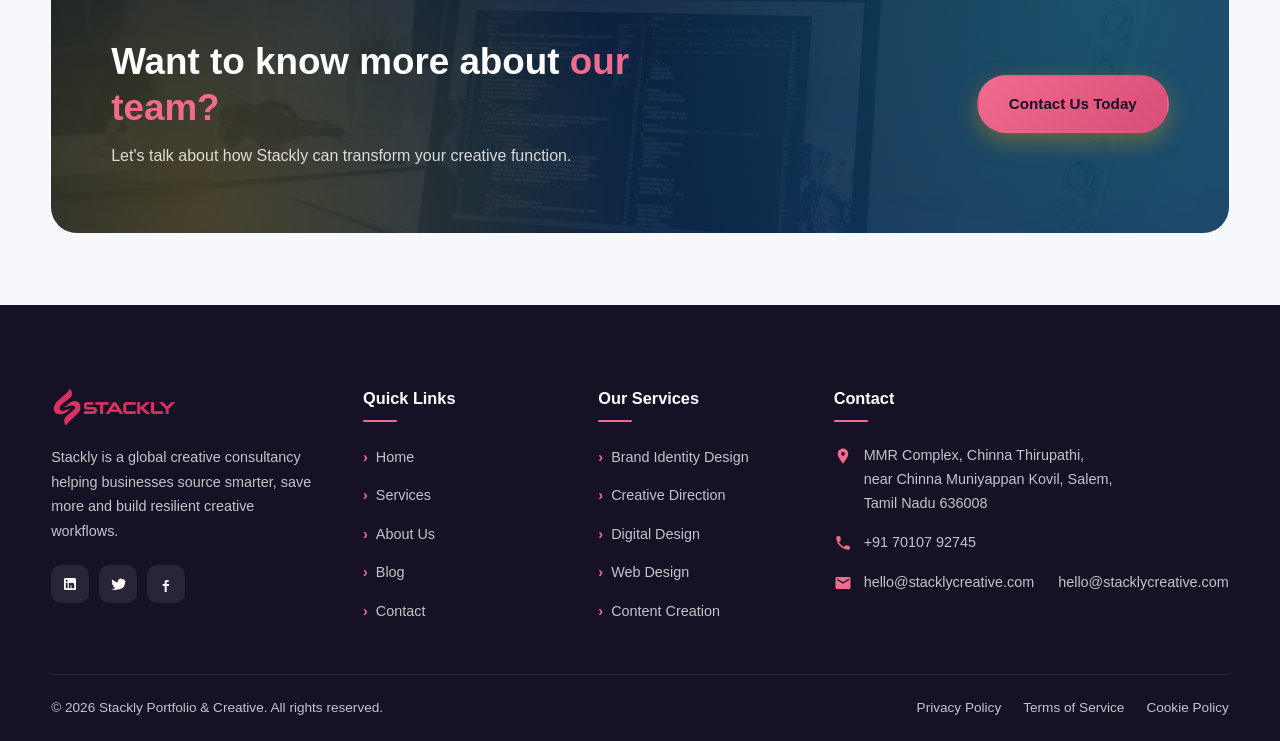
<file: about.html>
<!DOCTYPE html>
<html lang="en">
<head>
  <meta charset="UTF-8">
  <meta name="viewport" content="width=device-width, initial-scale=1.0">
  <title>About | Stackly Portfolio & Creative</title>
  <meta name="description" content="Learn about Stackly Portfolio & Creative — our story, creative values, and the team behind thoughtful design.">
  <link rel="stylesheet" href="css/style.css">
</head>
<body>
  <!-- Premium Preloader -->
  <div id="preloader" class="preloader">
    <div class="preloader-content">
      <div class="preloader-logo">
        <img src="assets/logo.webp" alt="Stackly Portfolio & Creative">
      </div>
      <div class="preloader-spinner">
        <div class="spinner-ring"></div>
        <div class="spinner-ring"></div>
        <div class="spinner-ring"></div>
      </div>
      <div class="preloader-text">Loading Creative Experience...</div>
      <div class="preloader-progress">
        <div class="preloader-bar"></div>
      </div>
    </div>
  </div>

  <!-- ===== Top bar ===== -->
  <div class="topbar">
    <div class="container">
      <div class="topbar-info">
        <span class="hide-sm">
          <svg viewBox="0 0 24 24"><path d="M12 2C8.13 2 5 5.13 5 9c0 5.25 7 13 7 13s7-7.75 7-13c0-3.87-3.13-7-7-7zm0 9.5A2.5 2.5 0 1 1 12 6.5a2.5 2.5 0 0 1 0 5z"/></svg>
          Creative Studio · India
        </span>
        <span>
          <svg viewBox="0 0 24 24"><path d="M6.62 10.79c1.44 2.83 3.76 5.14 6.59 6.59l2.2-2.2c.27-.27.67-.36 1.02-.24 1.12.37 2.33.57 3.57.57.55 0 1 .45 1 1V20c0 .55-.45 1-1 1-9.39 0-17-7.61-17-17 0-.55.45-1 1-1h3.5c.55 0 1 .45 1 1 0 1.25.2 2.45.57 3.57.11.35.03.74-.25 1.02l-2.2 2.2z"/></svg>
          <a href="404.html">+91 70107 92745</a>
        </span>
        <span>
          <svg viewBox="0 0 24 24"><path d="M20 4H4c-1.1 0-1.99.9-1.99 2L2 18c0 1.1.9 2 2 2h16c1.1 0 2-.9 2-2V6c0-1.1-.9-2-2-2zm0 4l-8 5-8-5V6l8 5 8-5v2z"/></svg>
          <a href="404.html">hello@stacklycreative.com</a>
        </span>
      </div>
      <div class="topbar-social">
        <a href="404.html" aria-label="LinkedIn"><svg viewBox="0 0 24 24"><path d="M19 3a2 2 0 0 1 2 2v14a2 2 0 0 1-2 2H5a2 2 0 0 1-2-2V5a2 2 0 0 1 2-2h14zM8.34 18.34V10H5.67v8.34h2.67zM7 8.75a1.55 1.55 0 1 0 0-3.1 1.55 1.55 0 0 0 0 3.1zm11.34 9.59v-4.58c0-2.45-1.31-3.59-3.05-3.59-1.41 0-2.04.77-2.39 1.32V10H10.2v8.34h2.67v-4.13c0-.24.18-.52.64-.52.53 0 .72.39.72 1.03v3.62h2.67z"/></svg></a>
        <a href="404.html" aria-label="Twitter"><svg viewBox="0 0 24 24"><path d="M22.46 6c-.77.35-1.6.58-2.46.69.88-.53 1.56-1.37 1.88-2.38-.83.5-1.75.85-2.72 1.05a4.3 4.3 0 0 0-7.32 3.92A12.2 12.2 0 0 1 3.39 5.1a4.3 4.3 0 0 0 1.33 5.73c-.7-.02-1.36-.21-1.94-.53v.05a4.3 4.3 0 0 0 3.45 4.21c-.63.17-1.3.2-1.93.08a4.3 4.3 0 0 0 4.02 2.98 8.6 8.6 0 0 1-5.33 1.84c-.35 0-.69-.02-1.03-.06A12.14 12.14 0 0 0 12.6 20c6.4 0 9.9-5.3 9.9-9.9 0-.15 0-.3-.01-.45A7.1 7.1 0 0 0 24 7.53c-.66.29-1.37.49-2.1.58z"/></svg></a>
        <a href="404.html" aria-label="Facebook"><svg viewBox="0 0 24 24"><path d="M13 9h3V6h-3c-1.66 0-3 1.34-3 3v3H7v3h3v9h3v-9h3l1-3h-4V9.5c0-.28.22-.5.5-.5z"/></svg></a>
      </div>
    </div>
  </div>

  <!-- ===== Navbar ===== -->
  <nav class="navbar">
    <div class="container nav-inner">
      <a href="index.html" class="brand">
        <img src="assets/logo.webp" alt="Stackly Portfolio & Creative">
      </a>
      <ul class="nav-menu" id="navMenu">
        <li><a href="index.html" class="nav-link">Home</a></li>
        <li><a href="services.html" class="nav-link">Services</a></li>
        <li><a href="about.html" class="nav-link active">About</a></li>
        <li><a href="blog.html" class="nav-link">Blog</a></li>
        <li><a href="contact.html" class="nav-link">Contact</a></li>
        <li class="nav-cta"><a href="signin.html" class="btn btn-gold">Sign In</a></li>
      </ul>
      <button class="nav-toggle" id="navToggle" aria-label="Toggle menu">
        <span></span><span></span><span></span>
      </button>
    </div>
  </nav>

  <!-- ===== 1. PAGE HERO ===== -->
  <section class="page-hero">
    <div class="container">
      <div class="breadcrumb">
        <a href="index.html">Home</a><span class="sep">/</span><span class="cur">About</span>
      </div>
      <h1>About <span class="accent">Stackly</span></h1>
      <p>We help people and businesses turn ambitious ideas into memorable brands, thoughtful digital experiences, and meaningful visual stories.</p>
    </div>
  </section>

  <!-- ===== 2. STORY / INTRO ===== -->
  <section>
    <div class="container split-grid">
      <div class="split-media reveal-left">
        <div class="media-frame about-art">
          <img src="assets/about-story.webp" alt="Stackly team collaborating in office">
        </div>
        <div class="exp-badge">
          <span class="big">17+</span>
          <span class="txt">Years of<br>Creative Excellence</span>
        </div>
      </div>
      <div class="reveal-right">
        <span class="section-tag">Our Story</span>
        <h2 class="section-title">Built On One Belief: <span class="accent">Creative Drives Value</span></h2>
        <p class="section-subtitle">Stackly Portfolio & Creative brings together designers, strategists, and storytellers who partner with ambitious brands to build clear, compelling, and consistent creative experiences.</p>
        <p class="section-subtitle">We've never lost sight of our founding promise: put the client's vision first, back every decision with data, and deliver savings that show up on the bottom line.</p>
        <ul class="check-list">
          <li><span class="tick"><svg viewBox="0 0 24 24" fill="none" stroke="currentColor" stroke-width="3" stroke-linecap="round" stroke-linejoin="round" aria-hidden="true"><path d="M20 6 9 17l-5-5"/></svg></span> 300+ creative professionals worldwide</li>
          <li><span class="tick"><svg viewBox="0 0 24 24" fill="none" stroke="currentColor" stroke-width="3" stroke-linecap="round" stroke-linejoin="round" aria-hidden="true"><path d="M20 6 9 17l-5-5"/></svg></span> Head office in Salem, Tamil Nadu</li>
          <li><span class="tick"><svg viewBox="0 0 24 24" fill="none" stroke="currentColor" stroke-width="3" stroke-linecap="round" stroke-linejoin="round" aria-hidden="true"><path d="M20 6 9 17l-5-5"/></svg></span> Delivery teams across India serving 60+ countries</li>
          <li><span class="tick"><svg viewBox="0 0 24 24" fill="none" stroke="currentColor" stroke-width="3" stroke-linecap="round" stroke-linejoin="round" aria-hidden="true"><path d="M20 6 9 17l-5-5"/></svg></span> 250+ creative projects delivered</li>
          <li><span class="tick"><svg viewBox="0 0 24 24" fill="none" stroke="currentColor" stroke-width="3" stroke-linecap="round" stroke-linejoin="round" aria-hidden="true"><path d="M20 6 9 17l-5-5"/></svg></span> Trusted by 1,200+ clients in 60 countries</li>
        </ul>
        <a href="404.html" class="btn btn-navy">Collaborate With Us
        </a>
      </div>
    </div>
  </section>

  <!-- ===== 3. MISSION & VISION ===== -->
  <section class="section-alt">
    <div class="container">
      <div class="section-header center reveal">
        <span class="section-tag">Purpose</span>
        <h2 class="section-title">Our Mission &amp; <span class="accent">Vision</span></h2>
        <p class="section-subtitle">The principles that guide every decision we make.</p>
      </div>
      <div class="mission-vision">
        <div class="mv-card reveal">
          <div class="mv-thumb"><img src="assets/svc-design.webp" alt="Mission - empowering organizations"></div>
          <span class="mv-icon"><svg viewBox="0 0 24 24"><path d="M12 2a10 10 0 1 0 10 10A10 10 0 0 0 12 2zm1 15h-2v-6h2v6zm0-8h-2V7h2v2z"/></svg></span>
          <h3>Our Mission</h3>
          <p>To empower every organization we serve with world-class creative capability — unlocking measurable savings, mitigating risk and building creative workflows resilient enough to thrive in any market condition.</p>
        </div>
        <div class="mv-card reveal">
          <div class="mv-thumb"><img src="assets/blog-strategy.webp" alt="Vision - strategic creative future"></div>
          <span class="mv-icon"><svg viewBox="0 0 24 24"><path d="M12 2C6.48 2 2 6.48 2 12s4.48 10 10 10 10-4.48 10-10S17.52 2 12 2zm1 17h-2v-6h2v6zm0-8h-2V7h2v4z"/></svg></span>
          <h3>Our Vision</h3>
          <p>A world where creative is recognized as the strategic engine of business growth — powered by transparent data, ethical design and technology that serves people first.</p>
        </div>
      </div>
    </div>
  </section>

  <!-- ===== 4. TIMELINE / MILESTONES ===== -->
  <section>
    <div class="container">
      <div class="section-header center reveal">
        <span class="section-tag">Milestones</span>
        <h2 class="section-title">Our Journey <span class="accent">So Far</span></h2>
        <p class="section-subtitle">Key moments that shaped the company we are today.</p>
      </div>
      <div class="section-banner reveal-scale">
        <img src="assets/blog-creative.webp" alt="Stackly global journey and milestones">
      </div>
      <div class="timeline">
        <div class="timeline-item reveal">
          <span class="year">2008</span>
          <h4>Founded in Salem</h4>
          <p>Stackly launches with a two-person team in Salem, Tamil Nadu and its first manufacturing client.</p>
        </div>
        <div class="timeline-item reveal">
          <span class="year">2012</span>
          <h4>Expanding Across India</h4>
          <p>Stackly grows beyond Salem, signing clients across Tamil Nadu and Southern India.</p>
        </div>
        <div class="timeline-item reveal">
          <span class="year">2016</span>
          <h4>Launch of CreativeSuite Platform</h4>
          <p>Proprietary projects analytics and design technology goes live for all clients.</p>
        </div>
        <div class="timeline-item reveal">
          <span class="year">2020</span>
          <h4>$1B Projects Under Management</h4>
          <p>Crossing $1B managed projects and 500 clients served across 40 industries.</p>
        </div>
        <div class="timeline-item reveal">
          <span class="year">2024</span>
          <h4>Global Team of 300+</h4>
          <p>Bengaluru and Mumbai offices open; team grows to 300+ creative experts.</p>
        </div>
        <div class="timeline-item reveal">
          <span class="year">2026</span>
          <h4>250+ Projects Delivered &amp; Counting</h4>
          <p>1,200+ clients, 60 countries, and an AI-powered design roadmap ahead.</p>
        </div>
      </div>
    </div>
  </section>

  <!-- ===== 5. CORE VALUES ===== -->
  <section class="section-alt">
    <div class="container">
      <div class="section-header center reveal">
        <span class="section-tag">Values</span>
        <h2 class="section-title">What We <span class="accent">Stand For</span></h2>
        <p class="section-subtitle">Five values guide how we treat clients, clients and each other.</p>
      </div>
      <div class="section-banner reveal-scale">
        <img src="assets/svc-project.webp" alt="Integrity and partnership values">
      </div>
      <div class="feature-grid" data-stagger>
        <div class="value-card reveal">
          <span class="em"><svg viewBox="0 0 24 24" fill="none" stroke="currentColor" stroke-width="1.8" stroke-linecap="round" stroke-linejoin="round" aria-hidden="true"><rect x="3" y="11" width="18" height="11" rx="2"/><path d="M7 11V7a5 5 0 0 1 10 0v4"/></svg></span>
          <h4>Integrity First</h4>
          <p>Transparent processes, zero conflicts of interest and honest advice always.</p>
        </div>
        <div class="value-card reveal">
          <span class="em"><svg viewBox="0 0 24 24" fill="none" stroke="currentColor" stroke-width="1.8" stroke-linecap="round" stroke-linejoin="round" aria-hidden="true"><path d="M3 17l6-6 4 4 8-8"/><path d="M14 7h7v7"/></svg></span>
          <h4>Data Over Opinion</h4>
          <p>Every recommendation is backed by evidence, benchmarks and analytics.</p>
        </div>
        <div class="value-card reveal">
          <span class="em"><svg viewBox="0 0 24 24" fill="none" stroke="currentColor" stroke-width="1.8" stroke-linecap="round" stroke-linejoin="round" aria-hidden="true"><path d="M12 22s8-4 8-10V5l-8-3-8 3v7c0 6 8 10 8 10z"/></svg></span>
          <h4>Partnership</h4>
          <p>We win when our clients win. Their goals become our KPIs.</p>
        </div>
        <div class="value-card reveal">
          <span class="em"><svg viewBox="0 0 24 24" fill="none" stroke="currentColor" stroke-width="1.8" stroke-linecap="round" stroke-linejoin="round" aria-hidden="true"><rect x="2" y="3" width="20" height="14" rx="2"/><path d="M8 21h8M12 17v4"/></svg></span>
          <h4>Innovation</h4>
          <p>We invest in technology and fresh thinking to stay ahead of markets.</p>
        </div>
      </div>
    </div>
  </section>

  <!-- ===== 6. STATS ===== -->
  <section class="stats-band">
    <div class="container">
      <div class="stats-grid">
        <div class="stat-item reveal">
          <div class="counter" data-target="300" data-suffix="+">0</div>
          <p>Creative Experts</p>
        </div>
        <div class="stat-item reveal">
          <div class="counter" data-target="60" data-suffix="+">0</div>
          <p>Countries Served</p>
        </div>
        <div class="stat-item reveal">
          <div class="counter" data-target="12">0</div>
          <p>Global Offices</p>
        </div>
        <div class="stat-item reveal">
          <div class="counter" data-target="98" data-suffix="%">0</div>
          <p>Client Retention</p>
        </div>
      </div>
    </div>
  </section>

  <!-- ===== 7. LEADERSHIP TEAM ===== -->
  <section>
    <div class="container">
      <div class="section-header center reveal">
        <span class="section-tag">Leadership</span>
        <h2 class="section-title">Meet Our <span class="accent">Leadership Team</span></h2>
        <p class="section-subtitle">Seasoned creative and creative workflow veterans leading our global teams.</p>
      </div>
      <div class="team-grid" data-stagger>
        <div class="team-card reveal">
          <div class="team-avatar"><img src="assets/team-1.webp" alt="Michael Carter"></div>
          <div class="team-body">
            <h4>Michael Carter</h4>
            <div class="role">Founder &amp; CEO</div>
            <p>Former CPO with 25+ years leading global creative transformations.</p>
          </div>
        </div>
        <div class="team-card reveal">
          <div class="team-avatar"><img src="assets/team-2.webp" alt="Elena Davis"></div>
          <div class="team-body">
            <h4>Elena Davis</h4>
            <div class="role">Chief Operating Officer</div>
            <p>Operational excellence expert ensuring flawless multi-region delivery.</p>
          </div>
        </div>
        <div class="team-card reveal">
          <div class="team-avatar"><img src="assets/team-3.webp" alt="Arjun Sharma"></div>
          <div class="team-body">
            <h4>Arjun Sharma</h4>
            <div class="role">Chief Technology Officer</div>
            <p>Architect of CreativeSuite and our AI-powered design intelligence.</p>
          </div>
        </div>
        <div class="team-card reveal">
          <div class="team-avatar"><img src="assets/team-4.webp" alt="Laura Williams"></div>
          <div class="team-body">
            <h4>Laura Williams</h4>
            <div class="role">VP, Brand Strategy</div>
            <p>Category strategist who has delivered $500M+ in client savings.</p>
          </div>
        </div>
      </div>
    </div>
  </section>

  <!-- ===== 8. CERTIFICATIONS & CTA ===== -->
  <section class="section-alt">
    <div class="container">
      <div class="section-header center reveal">
        <span class="section-tag">Accreditations</span>
        <h2 class="section-title">Certified, Compliant, <span class="accent">Trusted</span></h2>
        <p class="section-subtitle">Our credentials and why partners trust us with their most sensitive projects data.</p>
      </div>
      <div class="section-banner reveal-scale">
        <img src="assets/contact-banner.webp" alt="Stackly certified and compliant offices">
      </div>
      <div class="feature-grid" data-stagger>
        <div class="industry-card reveal">
          <span class="em"><svg viewBox="0 0 24 24" fill="none" stroke="currentColor" stroke-width="1.8" stroke-linecap="round" stroke-linejoin="round" aria-hidden="true"><path d="M7 20h10M12 20v-6"/><path d="M12 14c0-5-4-8-9-8 0 5 3 8 9 8z"/><path d="M12 11c0-4 3-6 8-6 0 4-3 6-8 6z"/></svg></span>
          <h4>ISO 9001:2015</h4>
          <p>Quality management certified since 2012.</p>
        </div>
        <div class="industry-card reveal">
          <span class="em"><svg viewBox="0 0 24 24" fill="none" stroke="currentColor" stroke-width="1.8" stroke-linecap="round" stroke-linejoin="round" aria-hidden="true"><rect x="3" y="11" width="18" height="11" rx="2"/><path d="M7 11V7a5 5 0 0 1 10 0v4"/></svg></span>
          <h4>ISO 27001</h4>
          <p>Information security management certified.</p>
        </div>
        <div class="industry-card reveal">
          <span class="em"><svg viewBox="0 0 24 24" fill="none" stroke="currentColor" stroke-width="1.8" stroke-linecap="round" stroke-linejoin="round" aria-hidden="true"><circle cx="12" cy="12" r="9"/><path d="M3 12h18"/><path d="M12 3a15.3 15.3 0 0 1 4 9 15.3 15.3 0 0 1-4 9 15.3 15.3 0 0 1-4-9 15.3 15.3 0 0 1 4-9z"/></svg></span>
          <h4>GDPR Compliant</h4>
          <p>EU data protection standards across all regions.</p>
        </div>
        <div class="industry-card reveal">
          <span class="em"><svg viewBox="0 0 24 24" fill="currentColor" stroke="currentColor" stroke-width="0" stroke-linecap="round" stroke-linejoin="round" aria-hidden="true"><path d="M12 17.27 18.18 21l-1.64-7.03L22 9.24l-7.19-.61L12 2 9.19 8.63 2 9.24l5.46 4.73L5.82 21z"/></svg></span>
          <h4>#1 Rated 2025</h4>
          <p>Named top creative consultancy by Gartner peer reviews.</p>
        </div>
      </div>
    </div>
  </section>

  <!-- ===== CTA ===== -->
  <div class="pre-footer">
    <div class="container">
      <div class="cta-banner reveal-scale">
        <div>
          <h2>Want to know more about <span class="accent">our team?</span></h2>
          <p>Let's talk about how Stackly can transform your creative function.</p>
        </div>
        <a href="404.html" class="btn btn-gold">Contact Us Today
        </a>
      </div>
    </div>
  </div>

  <!-- ===== FOOTER ===== -->
  <footer class="footer">
    <div class="container">
      <div class="footer-grid">
        <div class="footer-brand">
          <a href="index.html" class="brand">
            <img src="assets/logo.webp" alt="Stackly Portfolio & Creative">
          </a>
          <p class="footer-about">Stackly is a global creative consultancy helping businesses source smarter, save more and build resilient creative workflows.</p>
          <div class="footer-social">
            <a href="404.html" aria-label="LinkedIn"><svg viewBox="0 0 24 24"><path d="M19 3a2 2 0 0 1 2 2v14a2 2 0 0 1-2 2H5a2 2 0 0 1-2-2V5a2 2 0 0 1 2-2h14zM8.34 18.34V10H5.67v8.34h2.67zM7 8.75a1.55 1.55 0 1 0 0-3.1 1.55 1.55 0 0 0 0 3.1zm11.34 9.59v-4.58c0-2.45-1.31-3.59-3.05-3.59-1.41 0-2.04.77-2.39 1.32V10H10.2v8.34h2.67v-4.13c0-.24.18-.52.64-.52.53 0 .72.39.72 1.03v3.62h2.67z"/></svg></a>
            <a href="404.html" aria-label="Twitter"><svg viewBox="0 0 24 24"><path d="M22.46 6c-.77.35-1.6.58-2.46.69.88-.53 1.56-1.37 1.88-2.38-.83.5-1.75.85-2.72 1.05a4.3 4.3 0 0 0-7.32 3.92A12.2 12.2 0 0 1 3.39 5.1a4.3 4.3 0 0 0 1.33 5.73c-.7-.02-1.36-.21-1.94-.53v.05a4.3 4.3 0 0 0 3.45 4.21c-.63.17-1.3.2-1.93.08a4.3 4.3 0 0 0 4.02 2.98 8.6 8.6 0 0 1-5.33 1.84c-.35 0-.69-.02-1.03-.06A12.14 12.14 0 0 0 12.6 20c6.4 0 9.9-5.3 9.9-9.9 0-.15 0-.3-.01-.45A7.1 7.1 0 0 0 24 7.53c-.66.29-1.37.49-2.1.58z"/></svg></a>
            <a href="404.html" aria-label="Facebook"><svg viewBox="0 0 24 24"><path d="M13 9h3V6h-3c-1.66 0-3 1.34-3 3v3H7v3h3v9h3v-9h3l1-3h-4V9.5c0-.28.22-.5.5-.5z"/></svg></a>
          </div>
        </div>
        <div class="footer-col">
          <h4>Quick Links</h4>
          <ul class="footer-links">
            <li><a href="index.html">Home</a></li>
            <li><a href="services.html">Services</a></li>
            <li><a href="about.html">About Us</a></li>
            <li><a href="blog.html">Blog</a></li>
            <li><a href="contact.html">Contact</a></li>
          </ul>
        </div>
        <div class="footer-col">
          <h4>Our Services</h4>
          <ul class="footer-links">
            <li><a href="404.html">Brand Identity Design</a></li>
            <li><a href="404.html">Creative Direction</a></li>
            <li><a href="404.html">Digital Design</a></li>
            <li><a href="404.html">Web Design</a></li>
            <li><a href="404.html">Content Creation</a></li>
          </ul>
        </div>
        <div class="footer-col">
          <h4>Contact</h4>
          <ul class="footer-contact">
            <li><svg viewBox="0 0 24 24"><path d="M12 2C8.13 2 5 5.13 5 9c0 5.25 7 13 7 13s7-7.75 7-13c0-3.87-3.13-7-7-7zm0 9.5A2.5 2.5 0 1 1 12 6.5a2.5 2.5 0 0 1 0 5z"/></svg> MMR Complex, Chinna Thirupathi,<br>near Chinna Muniyappan Kovil, Salem,<br>Tamil Nadu 636008</li>
            <li><svg viewBox="0 0 24 24"><path d="M6.62 10.79c1.44 2.83 3.76 5.14 6.59 6.59l2.2-2.2c.27-.27.67-.36 1.02-.24 1.12.37 2.33.57 3.57.57.55 0 1 .45 1 1V20c0 .55-.45 1-1 1-9.39 0-17-7.61-17-17 0-.55.45-1 1-1h3.5c.55 0 1 .45 1 1 0 1.25.2 2.45.57 3.57.11.35.03.74-.25 1.02l-2.2 2.2z"/></svg> <a href="404.html">+91 70107 92745</a></li>
            <li><svg viewBox="0 0 24 24"><path d="M20 4H4c-1.1 0-1.99.9-1.99 2L2 18c0 1.1.9 2 2 2h16c1.1 0 2-.9 2-2V6c0-1.1-.9-2-2-2zm0 4l-8 5-8-5V6l8 5 8-5v2z"/></svg> <a href="404.html">hello@stacklycreative.com</a><br><a href="404.html">hello@stacklycreative.com</a></li>
          </ul>
        </div>
      </div>
      <div class="footer-bottom">
        <span>&copy; 2026 Stackly Portfolio & Creative. All rights reserved.</span>
        <div class="links">
          <a href="404.html">Privacy Policy</a>
          <a href="404.html">Terms of Service</a>
          <a href="404.html">Cookie Policy</a>
        </div>
      </div>
    </div>
  </footer>

  <button class="back-top" id="backTop" aria-label="Back to top">
    <svg viewBox="0 0 24 24" fill="none"><path d="M12 19V5m0 0-6 6m6-6 6 6" stroke="currentColor" stroke-width="2.4" stroke-linecap="round" stroke-linejoin="round"/></svg>
  </button>

  <script src="js/script.js"></script>
</body>
</html>
</file>
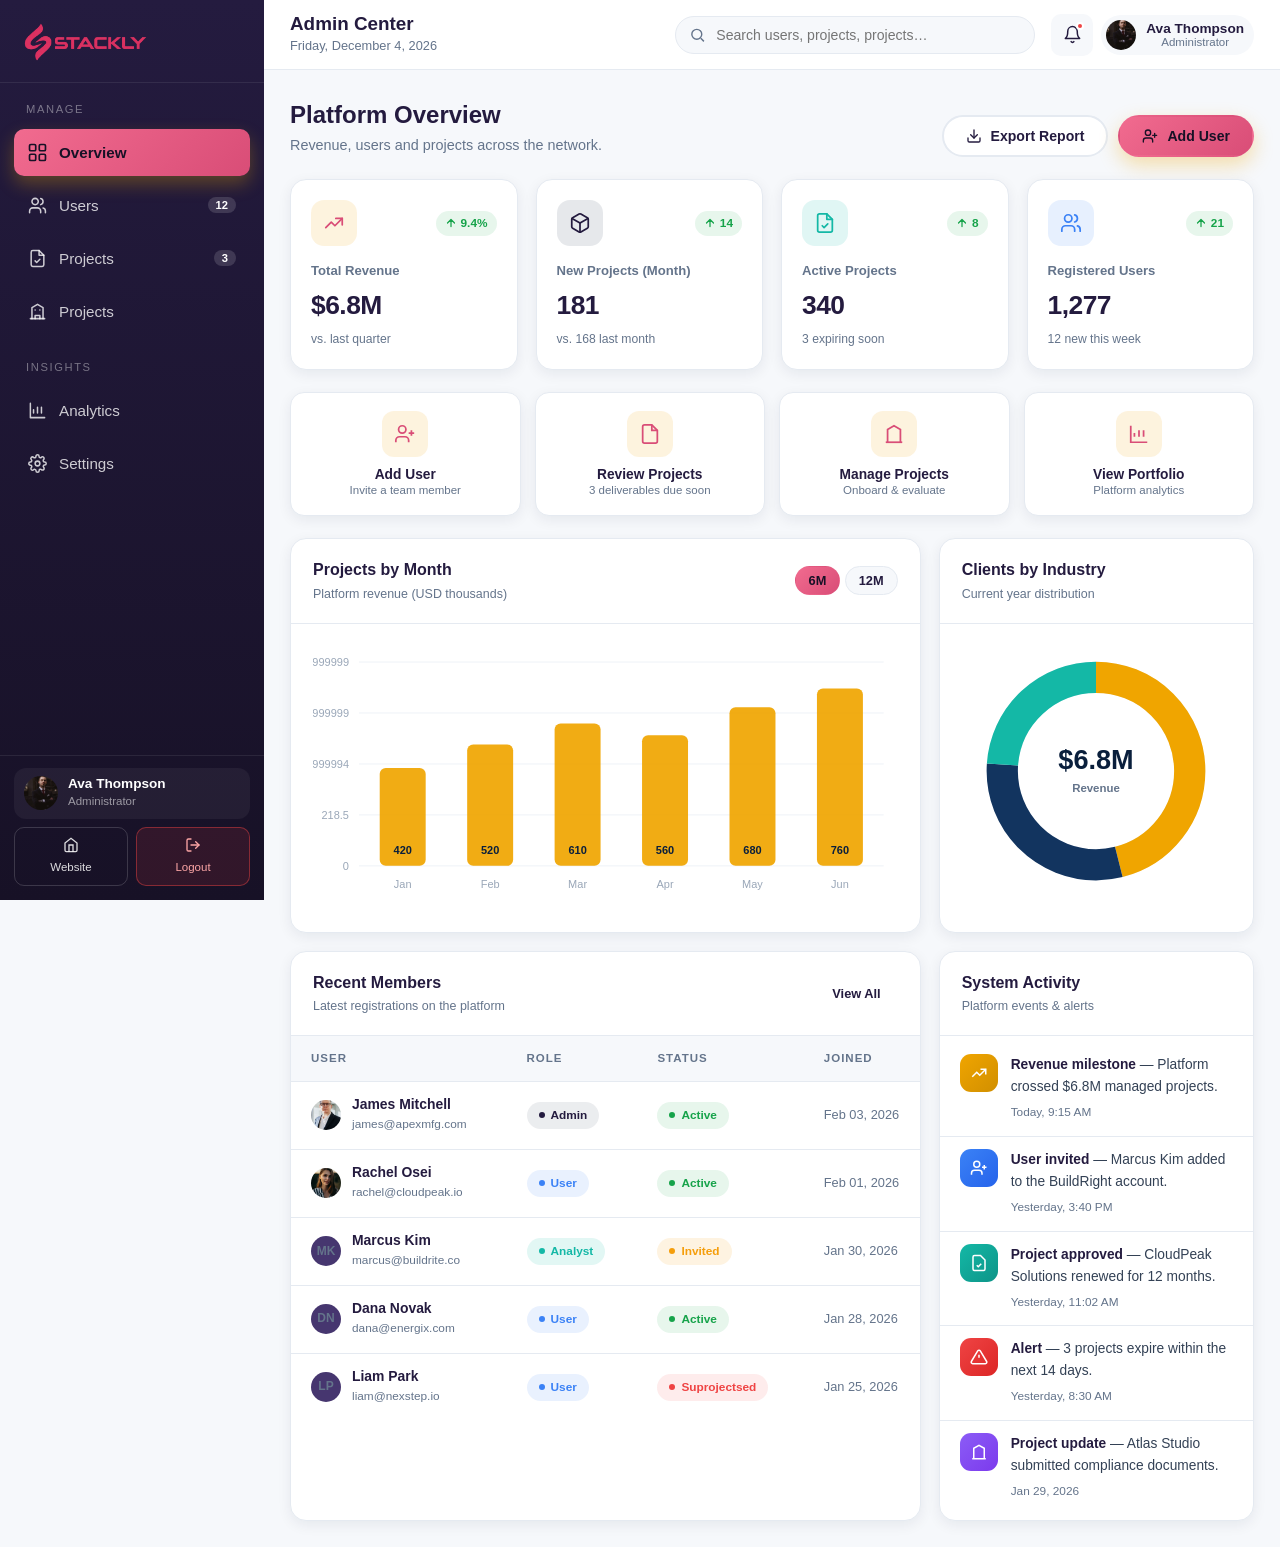
<file: admin-dashboard.html>
<!DOCTYPE html>
<html lang="en">
<head>
  <meta charset="UTF-8">
  <meta name="viewport" content="width=device-width, initial-scale=1.0">
  <title>Admin Dashboard | Stackly Creative</title>
  <meta name="description" content="Stackly admin dashboard — manage users, projects, projects and platform analytics.">
  <link rel="stylesheet" href="css/dashboard.css">
</head>
<body class="dash-body" data-role="admin">

  <!-- ===== Sidebar ===== -->
  <aside class="dash-sidebar" id="sidebar">
    <a href="index.html" class="sidebar-brand">
      <img src="assets/logo.webp" alt="Stackly">
    </a>

    <nav class="sidebar-scroll" aria-label="Admin navigation">
      <p class="side-nav-label">Manage</p>

      <button type="button" class="side-nav-item active" data-page="overview">
        <svg viewBox="0 0 24 24"><rect x="3" y="3" width="7" height="7" rx="1.5"/><rect x="14" y="3" width="7" height="7" rx="1.5"/><rect x="14" y="14" width="7" height="7" rx="1.5"/><rect x="3" y="14" width="7" height="7" rx="1.5"/></svg>
        Overview
      </button>

      <button type="button" class="side-nav-item" data-page="users">
        <svg viewBox="0 0 24 24"><path d="M16 21v-2a4 4 0 0 0-4-4H6a4 4 0 0 0-4 4v2"/><circle cx="9" cy="7" r="4"/><path d="M22 21v-2a4 4 0 0 0-3-3.87"/><path d="M16 3.13a4 4 0 0 1 0 7.75"/></svg>
        Users
        <span class="nav-badge">12</span>
      </button>

      <button type="button" class="side-nav-item" data-page="projects">
        <svg viewBox="0 0 24 24"><path d="M14 2H6a2 2 0 0 0-2 2v16a2 2 0 0 0 2 2h12a2 2 0 0 0 2-2V8z"/><path d="M14 2v6h6"/><path d="M9 15l2 2 4-4"/></svg>
        Projects
        <span class="nav-badge">3</span>
      </button>

      <button type="button" class="side-nav-item" data-page="projects">
        <svg viewBox="0 0 24 24"><path d="M3 21h18"/><path d="M5 21V7l7-4 7 4v14"/><path d="M9 21v-4h6v4"/><path d="M9 10h.01M15 10h.01"/></svg>
        Projects
      </button>

      <p class="side-nav-label">Insights</p>

      <button type="button" class="side-nav-item" data-page="analytics">
        <svg viewBox="0 0 24 24"><path d="M3 3v18h18"/><path d="M7 15v-4M12 15V8M17 15v-7"/></svg>
        Analytics
      </button>

      <button type="button" class="side-nav-item" data-page="settings">
        <svg viewBox="0 0 24 24"><circle cx="12" cy="12" r="3"/><path d="M19.4 15a1.65 1.65 0 0 0 .33 1.82l.06.06a2 2 0 1 1-2.83 2.83l-.06-.06a1.65 1.65 0 0 0-1.82-.33 1.65 1.65 0 0 0-1 1.51V21a2 2 0 1 1-4 0v-.09A1.65 1.65 0 0 0 9 19.4a1.65 1.65 0 0 0-1.82.33l-.06.06a2 2 0 1 1-2.83-2.83l.06-.06a1.65 1.65 0 0 0 .33-1.82 1.65 1.65 0 0 0-1.51-1H3a2 2 0 1 1 0-4h.09A1.65 1.65 0 0 0 4.6 9a1.65 1.65 0 0 0-.33-1.82l-.06-.06a2 2 0 1 1 2.83-2.83l.06.06a1.65 1.65 0 0 0 1.82.33H9a1.65 1.65 0 0 0 1-1.51V3a2 2 0 1 1 4 0v.09a1.65 1.65 0 0 0 1 1.51 1.65 1.65 0 0 0 1.82-.33l.06-.06a2 2 0 1 1 2.83 2.83l-.06.06a1.65 1.65 0 0 0-.33 1.82V9a1.65 1.65 0 0 0 1.51 1H21a2 2 0 1 1 0 4h-.09a1.65 1.65 0 0 0-1.51 1z"/></svg>
        Settings
      </button>
    </nav>

    <div class="sidebar-foot">
      <div class="sidebar-user">
        <span class="avatar"><img src="assets/team-3.webp" alt="Ava Thompson"></span>
        <div>
          <div class="u-name">Ava Thompson</div>
          <div class="u-role">Administrator</div>
        </div>
      </div>
      <div class="side-foot-actions">
        <a href="index.html" class="back-site">
          <svg viewBox="0 0 24 24"><path d="M3 9l9-7 9 7v11a2 2 0 0 1-2 2H5a2 2 0 0 1-2-2z"/><path d="M9 22V12h6v10"/></svg>
          Website
        </a>
        <a href="signin.html" class="logout-btn">
          <svg viewBox="0 0 24 24"><path d="M9 21H5a2 2 0 0 1-2-2V5a2 2 0 0 1 2-2h4"/><path d="M16 17l5-5-5-5"/><path d="M21 12H9"/></svg>
          Logout
        </a>
      </div>
    </div>
  </aside>
  <div class="sidebar-backdrop" id="sidebarBackdrop"></div>

  <!-- ===== Main ===== -->
  <div class="dash-main">

    <!-- ===== Topbar ===== -->
    <header class="dash-topbar">
      <button type="button" class="topbar-menu-btn" id="menuToggle" aria-label="Toggle menu">
        <svg viewBox="0 0 24 24"><path d="M3 6h18M3 12h18M3 18h18"/></svg>
      </button>

      <div class="topbar-title">
        <h1>Admin Center</h1>
        <p id="todayDate">Platform management &amp; oversight.</p>
      </div>

      <div class="topbar-search">
        <svg viewBox="0 0 24 24"><circle cx="11" cy="11" r="7"/><path d="m21 21-4.35-4.35"/></svg>
        <input type="text" placeholder="Search users, projects, projects&hellip;">
      </div>

      <div class="topbar-actions">

        <div class="dropdown">
          <button type="button" class="icon-btn" data-dropdown="notifDropdown" aria-label="Notifications">
            <svg viewBox="0 0 24 24"><path d="M18 8a6 6 0 0 0-12 0c0 7-3 9-3 9h18s-3-2-3-9"/><path d="M13.73 21a2 2 0 0 1-3.46 0"/></svg>
            <span class="dot-indicator"></span>
          </button>

          <div class="dropdown-panel" id="notifDropdown">
            <div class="dropdown-head">
              <b>Notifications</b>
              <button type="button">Mark all read</button>
            </div>
            <div class="dropdown-list">
              <div class="dropdown-item">
                <span class="d-icon red"><svg viewBox="0 0 24 24" fill="none" stroke="currentColor" stroke-width="2.5" stroke-linecap="round" stroke-linejoin="round" aria-hidden="true"><circle cx="12" cy="12" r="9"/><path d="M12 8v4M12 16h.01"/></svg></span>
                <div class="d-text"><p>3 project milestones approaching</p><span>Deliverables scheduled within the next 14 days.</span></div>
                <span class="d-time">1h ago</span>
              </div>
              <div class="dropdown-item">
                <span class="d-icon gold"><svg viewBox="0 0 24 24" fill="currentColor" stroke="currentColor" stroke-width="0" stroke-linecap="round" stroke-linejoin="round" aria-hidden="true"><path d="M12 17.27 18.18 21l-1.64-7.03L22 9.24l-7.19-.61L12 2 9.19 8.63 2 9.24l5.46 4.73L5.82 21z"/></svg></span>
                <div class="d-text"><p>12 new user signups</p><span>Two requested Admin access.</span></div>
                <span class="d-time">4h ago</span>
              </div>
              <div class="dropdown-item">
                <span class="d-icon blue"><svg viewBox="0 0 24 24" fill="none" stroke="currentColor" stroke-width="2.5" stroke-linecap="round" stroke-linejoin="round" aria-hidden="true"><circle cx="12" cy="12" r="9"/><path d="M12 8v4M12 16h.01"/></svg></span>
                <div class="d-text"><p>Project review pending</p><span>Atlas Studio submitted documents.</span></div>
                <span class="d-time">8h ago</span>
              </div>
              <div class="dropdown-item">
                <span class="d-icon teal"><svg viewBox="0 0 24 24" fill="none" stroke="currentColor" stroke-width="3" stroke-linecap="round" stroke-linejoin="round" aria-hidden="true"><path d="M20 6 9 17l-5-5"/></svg></span>
                <div class="d-text"><p>Weekly report generated</p><span>Creative performance report is ready to view.</span></div>
                <span class="d-time">1d ago</span>
              </div>
            </div>
            <div class="dropdown-foot"><a href="#" data-page="analytics">Open analytics</a></div>
          </div>
        </div>

        <div class="dropdown">
          <button type="button" class="profile-btn" data-dropdown="profileDropdown" aria-label="Account menu">
            <span class="avatar sm"><img src="assets/team-3.webp" alt="Ava Thompson"></span>
            <span>
              <span class="p-name">Ava Thompson</span>
              <span class="p-role">Administrator</span>
            </span>
          </button>

          <div class="dropdown-panel profile-menu" id="profileDropdown">
            <button type="button" class="profile-menu-item" data-page="settings">
              <svg viewBox="0 0 24 24"><circle cx="12" cy="8" r="4"/><path d="M4 21c0-4 3.6-6 8-6s8 2 8 6"/></svg>
              My Profile
            </button>
            <button type="button" class="profile-menu-item" data-open-modal="addUserModal">
              <svg viewBox="0 0 24 24"><circle cx="12" cy="12" r="10"/><path d="M12 8v8M8 12h8"/></svg>
              Add User
            </button>
            <button type="button" class="profile-menu-item" data-page="users">
              <svg viewBox="0 0 24 24"><path d="M16 21v-2a4 4 0 0 0-4-4H6a4 4 0 0 0-4 4v2"/><circle cx="9" cy="7" r="4"/><path d="M19 8v6M22 11h-6"/></svg>
              Manage Users
            </button>
            <button type="button" class="profile-menu-item danger" data-logout>
              <svg viewBox="0 0 24 24"><path d="M9 21H5a2 2 0 0 1-2-2V5a2 2 0 0 1 2-2h4"/><path d="M16 17l5-5-5-5"/><path d="M21 12H9"/></svg>
              Sign Out
            </button>
          </div>
        </div>

      </div>
    </header>

    <!-- ===== Content ===== -->
    <main class="dash-content">

      <!-- ========== OVERVIEW ========== -->
      <section class="dash-page active" id="overview">
        <div class="page-head">
          <div>
            <h2>Platform Overview</h2>
            <p>Revenue, users and projects across the network.</p>
          </div>
          <div class="page-head-actions">
            <button type="button" class="btn btn-outline">
              <svg viewBox="0 0 24 24"><path d="M21 15v4a2 2 0 0 1-2 2H5a2 2 0 0 1-2-2v-4"/><path d="M7 10l5 5 5-5"/><path d="M12 15V3"/></svg>
              Export Report
            </button>
            <button type="button" class="btn btn-gold" data-open-modal="addUserModal">
              <svg viewBox="0 0 24 24"><path d="M16 21v-2a4 4 0 0 0-4-4H6a4 4 0 0 0-4 4v2"/><circle cx="9" cy="7" r="4"/><path d="M19 8v6M22 11h-6"/></svg>
              Add User
            </button>
          </div>
        </div>

        <!-- KPI cards -->
        <div class="kpi-grid">
          <div class="kpi-card">
            <div class="k-top">
              <span class="kpi-ic gold"><svg viewBox="0 0 24 24"><path d="M3 17l6-6 4 4 8-8"/><path d="M14 7h7v7"/></svg></span>
              <span class="kpi-trend up"><svg viewBox="0 0 24 24" fill="none" stroke="currentColor" stroke-width="2.5" stroke-linecap="round" stroke-linejoin="round" aria-hidden="true"><path d="M12 19V5M5 12l7-7 7 7"/></svg> 9.4%</span>
            </div>
            <div class="k-label">Total Revenue</div>
            <div class="k-value counter" data-target="6.8" data-decimals="1" data-prefix="$" data-suffix="M">0</div>
            <div class="k-sub">vs. last quarter</div>
          </div>

          <div class="kpi-card">
            <div class="k-top">
              <span class="kpi-ic navy"><svg viewBox="0 0 24 24"><path d="M21 8a2 2 0 0 0-1-1.73l-7-4a2 2 0 0 0-2 0l-7 4A2 2 0 0 0 3 8v8a2 2 0 0 0 1 1.73l7 4a2 2 0 0 0 2 0l7-4A2 2 0 0 0 21 16z"/><path d="M3.27 6.96 12 12.01l8.73-5.05"/><path d="M12 22.08V12"/></svg></span>
              <span class="kpi-trend up"><svg viewBox="0 0 24 24" fill="none" stroke="currentColor" stroke-width="2.5" stroke-linecap="round" stroke-linejoin="round" aria-hidden="true"><path d="M12 19V5M5 12l7-7 7 7"/></svg> 14</span>
            </div>
            <div class="k-label">New Projects (Month)</div>
            <div class="k-value counter" data-target="182">0</div>
            <div class="k-sub">vs. 168 last month</div>
          </div>

          <div class="kpi-card">
            <div class="k-top">
              <span class="kpi-ic teal"><svg viewBox="0 0 24 24"><path d="M14 2H6a2 2 0 0 0-2 2v16a2 2 0 0 0 2 2h12a2 2 0 0 0 2-2V8z"/><path d="M14 2v6h6"/><path d="M9 15l2 2 4-4"/></svg></span>
              <span class="kpi-trend up"><svg viewBox="0 0 24 24" fill="none" stroke="currentColor" stroke-width="2.5" stroke-linecap="round" stroke-linejoin="round" aria-hidden="true"><path d="M12 19V5M5 12l7-7 7 7"/></svg> 8</span>
            </div>
            <div class="k-label">Active Projects</div>
            <div class="k-value counter" data-target="342">0</div>
            <div class="k-sub">3 expiring soon</div>
          </div>

          <div class="kpi-card">
            <div class="k-top">
              <span class="kpi-ic blue"><svg viewBox="0 0 24 24"><path d="M16 21v-2a4 4 0 0 0-4-4H6a4 4 0 0 0-4 4v2"/><circle cx="9" cy="7" r="4"/><path d="M22 21v-2a4 4 0 0 0-3-3.87"/><path d="M16 3.13a4 4 0 0 1 0 7.75"/></svg></span>
              <span class="kpi-trend up"><svg viewBox="0 0 24 24" fill="none" stroke="currentColor" stroke-width="2.5" stroke-linecap="round" stroke-linejoin="round" aria-hidden="true"><path d="M12 19V5M5 12l7-7 7 7"/></svg> 21</span>
            </div>
            <div class="k-label">Registered Users</div>
            <div class="k-value counter" data-target="1284">0</div>
            <div class="k-sub">12 new this week</div>
          </div>
        </div>

        <!-- Quick actions -->
        <div class="quick-actions">
          <button type="button" class="qa-btn" data-open-modal="addUserModal">
            <span class="qa-ic"><svg viewBox="0 0 24 24"><path d="M16 21v-2a4 4 0 0 0-4-4H6a4 4 0 0 0-4 4v2"/><circle cx="9" cy="7" r="4"/><path d="M19 8v6M22 11h-6"/></svg></span>
            <b>Add User</b>
            <span>Invite a team member</span>
          </button>
          <button type="button" class="qa-btn" data-page="projects">
            <span class="qa-ic"><svg viewBox="0 0 24 24"><path d="M14 2H6a2 2 0 0 0-2 2v16a2 2 0 0 0 2 2h12a2 2 0 0 0 2-2V8z"/><path d="M14 2v6h6"/></svg></span>
            <b>Review Projects</b>
            <span>3 deliverables due soon</span>
          </button>
          <button type="button" class="qa-btn" data-page="projects">
            <span class="qa-ic"><svg viewBox="0 0 24 24"><path d="M3 21h18"/><path d="M5 21V7l7-4 7 4v14"/></svg></span>
            <b>Manage Projects</b>
            <span>Onboard &amp; evaluate</span>
          </button>
          <button type="button" class="qa-btn" data-page="analytics">
            <span class="qa-ic"><svg viewBox="0 0 24 24"><path d="M3 3v18h18"/><path d="M7 15v-4M12 15V8M17 15v-7"/></svg></span>
            <b>View Portfolio</b>
            <span>Platform analytics</span>
          </button>
        </div>

        <!-- Charts row -->
        <div class="grid-2">
          <div class="card">
            <div class="card-head">
              <div>
                <h3>Projects by Month</h3>
                <div class="sub">Platform revenue (USD thousands)</div>
              </div>
              <div>
                <button type="button" class="chip active" data-chart="bar" data-range="adminRevenue6m">6M</button>
                <button type="button" class="chip" data-chart="bar" data-range="adminRevenue12m">12M</button>
              </div>
            </div>
            <div class="card-body">
              <div class="chart-box">
                <div class="chart-bar" data-js data-color="#f0a500"></div>
              </div>
            </div>
          </div>

          <div class="card">
            <div class="card-head">
              <div>
                <h3>Clients by Industry</h3>
                <div class="sub">Current year distribution</div>
              </div>
            </div>
            <div class="card-body">
              <div class="chart-box" style="text-align:center;">
                <div class="chart-donut" data-js data-dataset="regions" data-center-title="Revenue" data-center-value="$6.8M" style="max-width:250px;margin:0 auto;"></div>
                <div class="chart-legend" data-js-legend></div>
              </div>
            </div>
          </div>
        </div>

        <!-- Recent users + activity -->
        <div class="grid-2 mt-18">
          <div class="card">
            <div class="card-head">
              <div>
                <h3>Recent Members</h3>
                <div class="sub">Latest registrations on the platform</div>
              </div>
              <button type="button" class="btn btn-ghost btn-sm" data-page="users">View All</button>
            </div>
            <div class="table-wrap">
              <table class="data-table">
                <thead>
                  <tr><th>User</th><th>Role</th><th>Status</th><th>Joined</th></tr>
                </thead>
                <tbody>
                  <tr><td><div class="cell-user"><span class="avatar sm"><img src="assets/team-2.webp" alt="James Mitchell"></span><div><b>James Mitchell</b><span>james@apexmfg.com</span></div></div></td><td><span class="badge navy">Admin</span></td><td><span class="badge green">Active</span></td><td class="cell-muted">Feb 03, 2026</td></tr>
                  <tr><td><div class="cell-user"><span class="avatar sm"><img src="assets/team-4.webp" alt="Rachel Osei"></span><div><b>Rachel Osei</b><span>rachel@cloudpeak.io</span></div></div></td><td><span class="badge blue">User</span></td><td><span class="badge green">Active</span></td><td class="cell-muted">Feb 01, 2026</td></tr>
                  <tr><td><div class="cell-user"><span class="avatar sm" style="background:var(--navy-light);">MK</span><div><b>Marcus Kim</b><span>marcus@buildrite.co</span></div></div></td><td><span class="badge teal">Analyst</span></td><td><span class="badge amber">Invited</span></td><td class="cell-muted">Jan 30, 2026</td></tr>
                  <tr><td><div class="cell-user"><span class="avatar sm" style="background:var(--navy-light);">DN</span><div><b>Dana Novak</b><span>dana@energix.com</span></div></div></td><td><span class="badge blue">User</span></td><td><span class="badge green">Active</span></td><td class="cell-muted">Jan 28, 2026</td></tr>
                  <tr><td><div class="cell-user"><span class="avatar sm" style="background:var(--navy-light);">LP</span><div><b>Liam Park</b><span>liam@nexstep.io</span></div></div></td><td><span class="badge blue">User</span></td><td><span class="badge red">Suprojectsed</span></td><td class="cell-muted">Jan 25, 2026</td></tr>
                </tbody>
              </table>
            </div>
          </div>

          <div class="card">
            <div class="card-head">
              <div>
                <h3>System Activity</h3>
                <div class="sub">Platform events &amp; alerts</div>
              </div>
            </div>
            <div class="activity-list">
              <div class="activity-item">
                <span class="a-ic" style="background:linear-gradient(135deg,#f0a500,#d18f00);"><svg viewBox="0 0 24 24"><path d="M3 17l6-6 4 4 8-8"/><path d="M14 7h7v7"/></svg></span>
                <div><p><b>Revenue milestone</b> &mdash; Platform crossed $6.8M managed projects.</p><span class="a-time">Today, 9:15 AM</span></div>
              </div>
              <div class="activity-item">
                <span class="a-ic" style="background:linear-gradient(135deg,#3b82f6,#2563eb);"><svg viewBox="0 0 24 24"><path d="M16 21v-2a4 4 0 0 0-4-4H6a4 4 0 0 0-4 4v2"/><circle cx="9" cy="7" r="4"/><path d="M19 8v6M22 11h-6"/></svg></span>
                <div><p><b>User invited</b> &mdash; Marcus Kim added to the BuildRight account.</p><span class="a-time">Yesterday, 3:40 PM</span></div>
              </div>
              <div class="activity-item">
                <span class="a-ic" style="background:linear-gradient(135deg,#14b8a6,#0d9488);"><svg viewBox="0 0 24 24"><path d="M14 2H6a2 2 0 0 0-2 2v16a2 2 0 0 0 2 2h12a2 2 0 0 0 2-2V8z"/><path d="M9 15l2 2 4-4"/></svg></span>
                <div><p><b>Project approved</b> &mdash; CloudPeak Solutions renewed for 12 months.</p><span class="a-time">Yesterday, 11:02 AM</span></div>
              </div>
              <div class="activity-item">
                <span class="a-ic" style="background:linear-gradient(135deg,#ef4444,#dc2626);"><svg viewBox="0 0 24 24"><path d="M12 9v4m0 4h.01M10.29 3.86 1.82 18a2 2 0 0 0 1.71 3h16.94a2 2 0 0 0 1.71-3L13.71 3.86a2 2 0 0 0-3.42 0z"/></svg></span>
                <div><p><b>Alert</b> &mdash; 3 projects expire within the next 14 days.</p><span class="a-time">Yesterday, 8:30 AM</span></div>
              </div>
              <div class="activity-item">
                <span class="a-ic" style="background:linear-gradient(135deg,#8b5cf6,#7c3aed);"><svg viewBox="0 0 24 24"><path d="M3 21h18"/><path d="M5 21V7l7-4 7 4v14"/></svg></span>
                <div><p><b>Project update</b> &mdash; Atlas Studio submitted compliance documents.</p><span class="a-time">Jan 29, 2026</span></div>
              </div>
            </div>
          </div>
        </div>
      </section>

      <!-- ========== USERS ========== -->
      <section class="dash-page" id="users">
        <div class="page-head">
          <div>
            <h2>Users</h2>
            <p>Manage accounts, roles and access.</p>
          </div>
          <div class="page-head-actions">
            <button type="button" class="btn btn-gold" data-open-modal="addUserModal">
              <svg viewBox="0 0 24 24"><path d="M16 21v-2a4 4 0 0 0-4-4H6a4 4 0 0 0-4 4v2"/><circle cx="9" cy="7" r="4"/><path d="M19 8v6M22 11h-6"/></svg>
              Add User
            </button>
          </div>
        </div>

        <div class="card">
          <div class="table-toolbar">
            <div class="search-box">
              <svg viewBox="0 0 24 24"><circle cx="11" cy="11" r="7"/><path d="m21 21-4.35-4.35"/></svg>
              <input type="text" class="js-table-search" placeholder="Search users&hellip;">
            </div>
            <select class="filter-select js-table-filter">
              <option value="">All roles</option>
              <option value="admin">Admin</option>
              <option value="user">User</option>
              <option value="analyst">Analyst</option>
            </select>
            <select class="filter-select js-table-filter">
              <option value="">All statuses</option>
              <option value="active">Active</option>
              <option value="invited">Invited</option>
              <option value="suprojectsed">Suprojectsed</option>
            </select>
            <span class="js-page-info" style="margin-left:auto;font-size:.8rem;color:var(--text-light);"></span>
          </div>

          <div class="table-wrap">
            <table class="data-table" id="usersTable" data-table="users" data-page-size="50">
              <thead>
                <tr><th>User</th><th>Role</th><th>Company</th><th>Status</th><th>Joined</th><th style="text-align:right;">Actions</th></tr>
              </thead>
              <tbody>
                <tr data-filter="admin active" data-search="ava thompson ava@stackly.com stackly administrator">
                  <td><div class="cell-user"><span class="avatar sm"><img src="assets/team-3.webp" alt="Ava Thompson"></span><div><b>Ava Thompson</b><span>ava@stackly.com</span></div></div></td>
                  <td><span class="badge navy">Admin</span></td>
                  <td class="cell-muted">Stackly</td>
                  <td><span class="badge green">Active</span></td>
                  <td class="cell-muted">Jan 05, 2026</td>
                  <td style="text-align:right;"><div class="row" style="justify-content:flex-end;"><button type="button" class="btn btn-outline btn-sm" data-action="edit" data-modal="editUserModal">Edit</button><button type="button" class="btn btn-ghost btn-sm" data-action="delete" data-label="user">Delete</button></div></td>
                </tr>
                <tr data-filter="user active" data-search="james mitchell james@apexmfg.com apex manufacturing creative">
                  <td><div class="cell-user"><span class="avatar sm"><img src="assets/team-2.webp" alt="James Mitchell"></span><div><b>James Mitchell</b><span>james@apexmfg.com</span></div></div></td>
                  <td><span class="badge navy">Admin</span></td>
                  <td class="cell-muted">Apex Manufacturing</td>
                  <td><span class="badge green">Active</span></td>
                  <td class="cell-muted">Feb 03, 2026</td>
                  <td style="text-align:right;"><div class="row" style="justify-content:flex-end;"><button type="button" class="btn btn-outline btn-sm" data-action="edit" data-modal="editUserModal">Edit</button><button type="button" class="btn btn-ghost btn-sm" data-action="delete" data-label="user">Delete</button></div></td>
                </tr>
                <tr data-filter="user active" data-search="rachel osei rachel@cloudpeak.io cloudpeak creative">
                  <td><div class="cell-user"><span class="avatar sm"><img src="assets/team-4.webp" alt="Rachel Osei"></span><div><b>Rachel Osei</b><span>rachel@cloudpeak.io</span></div></div></td>
                  <td><span class="badge blue">User</span></td>
                  <td class="cell-muted">CloudPeak</td>
                  <td><span class="badge green">Active</span></td>
                  <td class="cell-muted">Feb 01, 2026</td>
                  <td style="text-align:right;"><div class="row" style="justify-content:flex-end;"><button type="button" class="btn btn-outline btn-sm" data-action="edit" data-modal="editUserModal">Edit</button><button type="button" class="btn btn-ghost btn-sm" data-action="delete" data-label="user">Delete</button></div></td>
                </tr>
                <tr data-filter="analyst invited" data-search="marcus kim marcus@buildrite.co buildright analyst">
                  <td><div class="cell-user"><span class="avatar sm" style="background:var(--navy-light);">MK</span><div><b>Marcus Kim</b><span>marcus@buildrite.co</span></div></div></td>
                  <td><span class="badge teal">Analyst</span></td>
                  <td class="cell-muted">BuildRight</td>
                  <td><span class="badge amber">Invited</span></td>
                  <td class="cell-muted">Jan 30, 2026</td>
                  <td style="text-align:right;"><div class="row" style="justify-content:flex-end;"><button type="button" class="btn btn-outline btn-sm" data-action="edit" data-modal="editUserModal">Edit</button><button type="button" class="btn btn-ghost btn-sm" data-action="delete" data-label="user">Delete</button></div></td>
                </tr>
                <tr data-filter="user active" data-search="dana novak dana@energix.com energix energy">
                  <td><div class="cell-user"><span class="avatar sm" style="background:var(--navy-light);">DN</span><div><b>Dana Novak</b><span>dana@energix.com</span></div></div></td>
                  <td><span class="badge blue">User</span></td>
                  <td class="cell-muted">Energix</td>
                  <td><span class="badge green">Active</span></td>
                  <td class="cell-muted">Jan 28, 2026</td>
                  <td style="text-align:right;"><div class="row" style="justify-content:flex-end;"><button type="button" class="btn btn-outline btn-sm" data-action="edit" data-modal="editUserModal">Edit</button><button type="button" class="btn btn-ghost btn-sm" data-action="delete" data-label="user">Delete</button></div></td>
                </tr>
                <tr data-filter="user suprojectsed" data-search="liam park liam@nexstep.io nexstep">
                  <td><div class="cell-user"><span class="avatar sm" style="background:var(--navy-light);">LP</span><div><b>Liam Park</b><span>liam@nexstep.io</span></div></div></td>
                  <td><span class="badge blue">User</span></td>
                  <td class="cell-muted">NexStep</td>
                  <td><span class="badge red">Suprojectsed</span></td>
                  <td class="cell-muted">Jan 25, 2026</td>
                  <td style="text-align:right;"><div class="row" style="justify-content:flex-end;"><button type="button" class="btn btn-outline btn-sm" data-action="edit" data-modal="editUserModal">Edit</button><button type="button" class="btn btn-ghost btn-sm" data-action="delete" data-label="user">Delete</button></div></td>
                </tr>
                <tr data-filter="user active" data-search="sofia rossi sofia@terraform.it terraform">
                  <td><div class="cell-user"><span class="avatar sm" style="background:var(--navy-light);">SR</span><div><b>Sofia Rossi</b><span>sofia@terraform.it</span></div></div></td>
                  <td><span class="badge blue">User</span></td>
                  <td class="cell-muted">Terraform</td>
                  <td><span class="badge green">Active</span></td>
                  <td class="cell-muted">Jan 22, 2026</td>
                  <td style="text-align:right;"><div class="row" style="justify-content:flex-end;"><button type="button" class="btn btn-outline btn-sm" data-action="edit" data-modal="editUserModal">Edit</button><button type="button" class="btn btn-ghost btn-sm" data-action="delete" data-label="user">Delete</button></div></td>
                </tr>
                <tr data-filter="analyst active" data-search="noah walsh noah@logistx.com logistx analyst">
                  <td><div class="cell-user"><span class="avatar sm" style="background:var(--navy-light);">NW</span><div><b>Noah Walsh</b><span>noah@logistx.com</span></div></div></td>
                  <td><span class="badge teal">Analyst</span></td>
                  <td class="cell-muted">LogistX</td>
                  <td><span class="badge green">Active</span></td>
                  <td class="cell-muted">Jan 20, 2026</td>
                  <td style="text-align:right;"><div class="row" style="justify-content:flex-end;"><button type="button" class="btn btn-outline btn-sm" data-action="edit" data-modal="editUserModal">Edit</button><button type="button" class="btn btn-ghost btn-sm" data-action="delete" data-label="user">Delete</button></div></td>
                </tr>
              </tbody>
            </table>
          </div>
          <div class="empty-state js-table-empty" style="display:none;">
            <div class="e-ic"><svg viewBox="0 0 24 24"><circle cx="11" cy="11" r="7"/><path d="m21 21-4.35-4.35"/></svg></div>
            <b>No matching users</b>
            <p>Try adjusting your search or filter to find what you&rsquo;re looking for.</p>
          </div>
          <div class="pagination js-pagination"></div>
        </div>
      </section>

      <!-- ========== CONTRACTS ========== -->
      <section class="dash-page" id="projects">
        <div class="page-head">
          <div>
            <h2>Projects</h2>
            <p>Track project value, renewals and status.</p>
          </div>
          <div class="page-head-actions">
            <button type="button" class="btn btn-gold" data-action="toast" data-toast="Project creation wizard opened.">New Project</button>
          </div>
        </div>

        <div class="card">
          <div class="table-toolbar">
            <div class="search-box">
              <svg viewBox="0 0 24 24"><circle cx="11" cy="11" r="7"/><path d="m21 21-4.35-4.35"/></svg>
              <input type="text" class="js-table-search" placeholder="Search projects&hellip;">
            </div>
            <select class="filter-select js-table-filter">
              <option value="">All statuses</option>
              <option value="active">Active</option>
              <option value="expiring">Expiring</option>
              <option value="expired">Expired</option>
              <option value="draft">Draft</option>
            </select>
            <span class="js-page-info" style="margin-left:auto;font-size:.8rem;color:var(--text-light);"></span>
          </div>

          <div class="table-wrap">
            <table class="data-table" data-table="projects" data-page-size="50">
              <thead>
                <tr><th>Project</th><th>Project</th><th>Value</th><th>Start Date</th><th>Renewal</th><th>Status</th><th style="text-align:right;">Action</th></tr>
              </thead>
              <tbody>
                <tr data-filter="active" data-search="ct-2041 software licensing agreement cloudpeak solutions active">
                  <td><b class="cell-strong">CT-2041 Software Licensing</b></td>
                  <td class="cell-muted">CloudPeak Solutions</td>
                  <td class="cell-strong">$420,000</td>
                  <td class="cell-muted">Feb 01, 2026</td>
                  <td class="cell-muted">Feb 01, 2027</td>
                  <td><span class="badge green">Active</span></td>
                  <td style="text-align:right;"><button type="button" class="btn btn-outline btn-sm" data-action="toast" data-toast="Opening project CT-2041.">View</button></td>
                </tr>
                <tr data-filter="expiring" data-search="ct-2038 steel supply agreement meridian steel expiring">
                  <td><b class="cell-strong">CT-2038 Steel Supply</b></td>
                  <td class="cell-muted">Meridian Steel</td>
                  <td class="cell-strong">$1,250,000</td>
                  <td class="cell-muted">Jan 15, 2025</td>
                  <td class="cell-muted">Feb 24, 2026</td>
                  <td><span class="badge amber">Expiring</span></td>
                  <td style="text-align:right;"><button type="button" class="btn btn-navy btn-sm" data-action="toast" data-toast="Renewal workflow started for CT-2038.">Renew</button></td>
                </tr>
                <tr data-filter="active" data-search="ct-2036 freight services novafreight production active">
                  <td><b class="cell-strong">CT-2036 Freight Services</b></td>
                  <td class="cell-muted">Northstar Creative</td>
                  <td class="cell-strong">$380,000</td>
                  <td class="cell-muted">Mar 01, 2025</td>
                  <td class="cell-muted">Mar 01, 2026</td>
                  <td><span class="badge green">Active</span></td>
                  <td style="text-align:right;"><button type="button" class="btn btn-outline btn-sm" data-action="toast" data-toast="Opening project CT-2036.">View</button></td>
                </tr>
                <tr data-filter="expired" data-search="ct-2031 packaging supply brightpack packaging expired">
                  <td><b class="cell-strong">CT-2031 Packaging Supply</b></td>
                  <td class="cell-muted">BrightPack Packaging</td>
                  <td class="cell-strong">$210,000</td>
                  <td class="cell-muted">Nov 10, 2024</td>
                  <td class="cell-muted">Nov 10, 2025</td>
                  <td><span class="badge red">Expired</span></td>
                  <td style="text-align:right;"><button type="button" class="btn btn-navy btn-sm" data-action="toast" data-toast="Renegotiation with BrightPack started.">Renegotiate</button></td>
                </tr>
                <tr data-filter="draft" data-search="ct-2042 medical supplies vitalmed supply draft">
                  <td><b class="cell-strong">CT-2042 Medical Supplies</b></td>
                  <td class="cell-muted">Studio Meridian</td>
                  <td class="cell-strong">$150,000</td>
                  <td class="cell-muted">&mdash;</td>
                  <td class="cell-muted">&mdash;</td>
                  <td><span class="badge navy">Draft</span></td>
                  <td style="text-align:right;"><button type="button" class="btn btn-outline btn-sm" data-action="toast" data-toast="Editing draft project CT-2042.">Edit</button></td>
                </tr>
                <tr data-filter="active" data-search="ct-2039 electronics components atlas components active">
                  <td><b class="cell-strong">CT-2039 Electronics Components</b></td>
                  <td class="cell-muted">Atlas Studio</td>
                  <td class="cell-strong">$680,000</td>
                  <td class="cell-muted">Jun 01, 2025</td>
                  <td class="cell-muted">Jun 01, 2026</td>
                  <td><span class="badge green">Active</span></td>
                  <td style="text-align:right;"><button type="button" class="btn btn-outline btn-sm" data-action="toast" data-toast="Opening project CT-2039.">View</button></td>
                </tr>
                <tr data-filter="active" data-search="ct-2040 it hardware dell stackly active">
                  <td><b class="cell-strong">CT-2040 IT Hardware</b></td>
                  <td class="cell-muted">Dell Technologies</td>
                  <td class="cell-strong">$540,000</td>
                  <td class="cell-muted">Sep 15, 2025</td>
                  <td class="cell-muted">Sep 15, 2026</td>
                  <td><span class="badge green">Active</span></td>
                  <td style="text-align:right;"><button type="button" class="btn btn-outline btn-sm" data-action="toast" data-toast="Opening project CT-2040.">View</button></td>
                </tr>
                <tr data-filter="expiring" data-search="ct-2035 marketing agency retainer creative lab expiring">
                  <td><b class="cell-strong">CT-2035 Marketing Retainer</b></td>
                  <td class="cell-muted">Creative Lab Agency</td>
                  <td class="cell-strong">$96,000</td>
                  <td class="cell-muted">Feb 20, 2025</td>
                  <td class="cell-muted">Feb 20, 2026</td>
                  <td><span class="badge amber">Expiring</span></td>
                  <td style="text-align:right;"><button type="button" class="btn btn-navy btn-sm" data-action="toast" data-toast="Renewal workflow started for CT-2035.">Renew</button></td>
                </tr>
              </tbody>
            </table>
          </div>
          <div class="empty-state js-table-empty" style="display:none;">
            <div class="e-ic"><svg viewBox="0 0 24 24"><circle cx="11" cy="11" r="7"/><path d="m21 21-4.35-4.35"/></svg></div>
            <b>No matching projects</b>
            <p>Try adjusting your search or filter to find what you&rsquo;re looking for.</p>
          </div>
          <div class="pagination js-pagination"></div>
        </div>
      </section>

      <!-- ========== VENDORS ========== -->
      <section class="dash-page" id="projects">
        <div class="page-head">
          <div>
            <h2>Projects</h2>
            <p>Evaluate client performance and compliance.</p>
          </div>
          <div class="page-head-actions">
            <button type="button" class="btn btn-gold" data-action="toast" data-toast="Project onboarding workflow started.">Onboard Project</button>
          </div>
        </div>

        <div class="card">
          <div class="table-toolbar">
            <div class="search-box">
              <svg viewBox="0 0 24 24"><circle cx="11" cy="11" r="7"/><path d="m21 21-4.35-4.35"/></svg>
              <input type="text" class="js-table-search" placeholder="Search projects&hellip;">
            </div>
            <select class="filter-select js-table-filter">
              <option value="">All statuses</option>
              <option value="active">Active</option>
              <option value="review">Under Review</option>
              <option value="suprojectsed">Suprojectsed</option>
            </select>
            <span class="js-page-info" style="margin-left:auto;font-size:.8rem;color:var(--text-light);"></span>
          </div>

          <div class="table-wrap">
            <table class="data-table" data-table="projects" data-page-size="50">
              <thead>
                <tr><th>Project</th><th style="width:200px;">Performance</th><th>On-Time</th><th>Projects</th><th>Status</th><th style="text-align:right;">Actions</th></tr>
              </thead>
              <tbody>
                <tr data-filter="active" data-search="meridian steel raw materials active">
                  <td><div class="cell-user"><span class="avatar sm" style="background:linear-gradient(135deg,#f0a500,#d18f00);">MS</span><div><b>Meridian Steel</b><span>Raw Materials</span></div></div></td>
                  <td><div class="progress-row"><div class="progress" style="flex:1;"><div class="bar" style="width:92%;"></div></div><span class="pv">92%</span></div></td>
                  <td class="cell-muted">98%</td>
                  <td class="cell-strong">12</td>
                  <td><span class="badge green">Active</span></td>
                  <td style="text-align:right;"><div class="row" style="justify-content:flex-end;"><button type="button" class="btn btn-outline btn-sm" data-action="toast" data-toast="Opening Meridian Steel profile.">View</button><button type="button" class="btn btn-ghost btn-sm" data-action="delete" data-label="project">Delete</button></div></td>
                </tr>
                <tr data-filter="active" data-search="novafreight production production active">
                  <td><div class="cell-user"><span class="avatar sm" style="background:linear-gradient(135deg,#2dd4bf,#14b8a6);">NL</span><div><b>Northstar Creative</b><span>Production</span></div></div></td>
                  <td><div class="progress-row"><div class="progress teal" style="flex:1;"><div class="bar" style="width:88%;"></div></div><span class="pv">88%</span></div></td>
                  <td class="cell-muted">96%</td>
                  <td class="cell-strong">9</td>
                  <td><span class="badge green">Active</span></td>
                  <td style="text-align:right;"><div class="row" style="justify-content:flex-end;"><button type="button" class="btn btn-outline btn-sm" data-action="toast" data-toast="Opening NovaFreight profile.">View</button><button type="button" class="btn btn-ghost btn-sm" data-action="delete" data-label="project">Delete</button></div></td>
                </tr>
                <tr data-filter="active" data-search="cloudpeak solutions technology active">
                  <td><div class="cell-user"><span class="avatar sm" style="background:linear-gradient(135deg,#12345f,#0a1f3c);">CS</span><div><b>CloudPeak Solutions</b><span>Technology</span></div></div></td>
                  <td><div class="progress-row"><div class="progress" style="flex:1;"><div class="bar" style="width:95%;"></div></div><span class="pv">95%</span></div></td>
                  <td class="cell-muted">99%</td>
                  <td class="cell-strong">7</td>
                  <td><span class="badge green">Active</span></td>
                  <td style="text-align:right;"><div class="row" style="justify-content:flex-end;"><button type="button" class="btn btn-outline btn-sm" data-action="toast" data-toast="Opening CloudPeak profile.">View</button><button type="button" class="btn btn-ghost btn-sm" data-action="delete" data-label="project">Delete</button></div></td>
                </tr>
                <tr data-filter="active" data-search="brightpack packaging fmcg packaging active">
                  <td><div class="cell-user"><span class="avatar sm" style="background:linear-gradient(135deg,#3b82f6,#2563eb);">BP</span><div><b>BrightPack Packaging</b><span>FMCG / Packaging</span></div></div></td>
                  <td><div class="progress-row"><div class="progress blue" style="flex:1;"><div class="bar" style="width:84%;"></div></div><span class="pv">84%</span></div></td>
                  <td class="cell-muted">94%</td>
                  <td class="cell-strong">15</td>
                  <td><span class="badge green">Active</span></td>
                  <td style="text-align:right;"><div class="row" style="justify-content:flex-end;"><button type="button" class="btn btn-outline btn-sm" data-action="toast" data-toast="Opening BrightPack profile.">View</button><button type="button" class="btn btn-ghost btn-sm" data-action="delete" data-label="project">Delete</button></div></td>
                </tr>
                <tr data-filter="review" data-search="atlas components manufacturing under review">
                  <td><div class="cell-user"><span class="avatar sm" style="background:linear-gradient(135deg,#8b5cf6,#7c3aed);">AC</span><div><b>Atlas Studio</b><span>Manufacturing</span></div></div></td>
                  <td><div class="progress-row"><div class="progress" style="flex:1;"><div class="bar" style="width:86%;"></div></div><span class="pv">86%</span></div></td>
                  <td class="cell-muted">91%</td>
                  <td class="cell-strong">8</td>
                  <td><span class="badge amber">Under Review</span></td>
                  <td style="text-align:right;"><div class="row" style="justify-content:flex-end;"><button type="button" class="btn btn-outline btn-sm" data-action="toast" data-toast="Reviewing Atlas compliance documents.">View</button><button type="button" class="btn btn-ghost btn-sm" data-action="delete" data-label="project">Delete</button></div></td>
                </tr>
                <tr data-filter="suprojectsed" data-search="vitalmed supply healthcare suprojectsed">
                  <td><div class="cell-user"><span class="avatar sm" style="background:linear-gradient(135deg,#ef4444,#dc2626);">VM</span><div><b>Studio Meridian</b><span>Healthcare</span></div></div></td>
                  <td><div class="progress-row"><div class="progress teal" style="flex:1;"><div class="bar" style="width:97%;"></div></div><span class="pv">97%</span></div></td>
                  <td class="cell-muted">100%</td>
                  <td class="cell-strong">5</td>
                  <td><span class="badge red">Suprojectsed</span></td>
                  <td style="text-align:right;"><div class="row" style="justify-content:flex-end;"><button type="button" class="btn btn-outline btn-sm" data-action="toast" data-toast="Opening VitalMed profile.">View</button><button type="button" class="btn btn-ghost btn-sm" data-action="delete" data-label="project">Delete</button></div></td>
                </tr>
              </tbody>
            </table>
          </div>
          <div class="empty-state js-table-empty" style="display:none;">
            <div class="e-ic"><svg viewBox="0 0 24 24"><circle cx="11" cy="11" r="7"/><path d="m21 21-4.35-4.35"/></svg></div>
            <b>No matching projects</b>
            <p>Try adjusting your search or filter to find what you&rsquo;re looking for.</p>
          </div>
          <div class="pagination js-pagination"></div>
        </div>
      </section>

      <!-- ========== ANALYTICS ========== -->
      <section class="dash-page" id="analytics">
        <div class="page-head">
          <div>
            <h2>Analytics</h2>
            <p>Deep-dive platform performance metrics.</p>
          </div>
          <div class="page-head-actions">
            <button type="button" class="btn btn-outline">
              <svg viewBox="0 0 24 24"><path d="M21 15v4a2 2 0 0 1-2 2H5a2 2 0 0 1-2-2v-4"/><path d="M7 10l5 5 5-5"/><path d="M12 15V3"/></svg>
              Export Data
            </button>
          </div>
        </div>

        <div class="report-grid">
          <div class="report-metric">
            <span class="r-ic" style="background:linear-gradient(135deg,#f0a500,#d18f00);"><svg viewBox="0 0 24 24"><path d="M3 17l6-6 4 4 8-8"/><path d="M14 7h7v7"/></svg></span>
            <div><span>Total Revenue</span><b>$6.8M</b></div>
          </div>
          <div class="report-metric">
            <span class="r-ic" style="background:linear-gradient(135deg,#3b82f6,#2563eb);"><svg viewBox="0 0 24 24"><path d="M21 8a2 2 0 0 0-1-1.73l-7-4a2 2 0 0 0-2 0l-7 4A2 2 0 0 0 3 8v8a2 2 0 0 0 1 1.73l7 4a2 2 0 0 0 2 0l7-4A2 2 0 0 0 21 16z"/></svg></span>
            <div><span>Total Orders</span><b>1,204</b></div>
          </div>
          <div class="report-metric">
            <span class="r-ic" style="background:linear-gradient(135deg,#14b8a6,#0d9488);"><svg viewBox="0 0 24 24"><path d="M12 1v22M17 5H9.5a3.5 3.5 0 0 0 0 7h5a3.5 3.5 0 0 1 0 7H6"/></svg></span>
            <div><span>Avg. Order Value</span><b>$5,650</b></div>
          </div>
          <div class="report-metric">
            <span class="r-ic" style="background:linear-gradient(135deg,#8b5cf6,#7c3aed);"><svg viewBox="0 0 24 24"><path d="M14 2H6a2 2 0 0 0-2 2v16a2 2 0 0 0 2 2h12a2 2 0 0 0 2-2V8z"/><path d="M9 15l2 2 4-4"/></svg></span>
            <div><span>Project Value</span><b>$12.4M</b></div>
          </div>
        </div>

        <div class="grid-2 mt-18">
          <div class="card">
            <div class="card-head">
              <div>
                <h3>Orders per Month</h3>
                <div class="sub">Number of purchase orders</div>
              </div>
            </div>
            <div class="card-body">
              <div class="chart-box">
                <div class="chart-bar" data-js data-dataset="adminOrders6m" data-color="#3b82f6"></div>
              </div>
            </div>
          </div>

          <div class="card">
            <div class="card-head">
              <div>
                <h3>Savings Trend</h3>
                <div class="sub">Cumulative client savings (USD)</div>
              </div>
            </div>
            <div class="card-body">
              <div class="chart-box">
                <div class="chart-line" data-js data-color="#14b8a6"></div>
              </div>
            </div>
          </div>
        </div>

        <div class="card mt-18">
          <div class="card-head">
            <div>
              <h3>Top Projects by Projects</h3>
              <div class="sub">Highest value client relationships</div>
            </div>
          </div>
          <div class="table-wrap">
            <table class="data-table">
              <thead>
                <tr><th>Project</th><th>Category</th><th>Total Projects</th><th>Share</th></tr>
              </thead>
              <tbody>
                <tr><td class="cell-strong">Meridian Steel</td><td class="cell-muted">Raw Materials</td><td class="cell-strong">$1.85M</td><td><div class="progress-row"><div class="progress" style="flex:1;max-width:160px;"><div class="bar" style="width:78%;"></div></div><span class="pv">78%</span></div></td></tr>
                <tr><td class="cell-strong">CloudPeak Solutions</td><td class="cell-muted">Technology</td><td class="cell-strong">$1.24M</td><td><div class="progress-row"><div class="progress teal" style="flex:1;max-width:160px;"><div class="bar" style="width:62%;"></div></div><span class="pv">62%</span></div></td></tr>
                <tr><td class="cell-strong">Atlas Studio</td><td class="cell-muted">Manufacturing</td><td class="cell-strong">$980K</td><td><div class="progress-row"><div class="progress blue" style="flex:1;max-width:160px;"><div class="bar" style="width:54%;"></div></div><span class="pv">54%</span></div></td></tr>
                <tr><td class="cell-strong">Northstar Creative</td><td class="cell-muted">Production</td><td class="cell-strong">$860K</td><td><div class="progress-row"><div class="progress" style="flex:1;max-width:160px;"><div class="bar" style="width:47%;"></div></div><span class="pv">47%</span></div></td></tr>
              </tbody>
            </table>
          </div>
        </div>
      </section>

      <!-- ========== SETTINGS ========== -->
      <section class="dash-page" id="settings">
        <div class="page-head">
          <div>
            <h2>System Settings</h2>
            <p>Configure the platform and your admin profile.</p>
          </div>
        </div>

        <div class="grid-2-eq">
          <div class="card">
            <div class="card-head"><h3>Admin Profile</h3></div>
            <div class="card-body">
              <form data-settings novalidate>
                <div class="form-grid">
                  <div class="form-group">
                    <label for="admName">Full Name <span>*</span></label>
                    <input type="text" class="form-control" id="admName" value="Ava Thompson">
                  </div>
                  <div class="form-group">
                    <label for="admEmail">Email <span>*</span></label>
                    <input type="email" class="form-control" id="admEmail" value="ava@stackly.com">
                  </div>
                  <div class="form-group">
                    <label for="admPhone">Phone</label>
                    <input type="tel" class="form-control" id="admPhone" value="+1 (800) 555-0199">
                  </div>
                  <div class="form-group">
                    <label for="admRegion">Region</label>
                    <select class="form-control" id="admRegion">
                      <option>Americas HQ</option>
                      <option>EMEA</option>
                      <option>APAC</option>
                    </select>
                  </div>
                </div>
                <div class="row mt-18">
                  <button type="submit" class="btn btn-gold">Save Profile</button>
                </div>
              </form>
            </div>
          </div>

          <div>
            <div class="card">
              <div class="card-head"><h3>Platform Settings</h3></div>
              <div class="card-body">
                <div class="switch-row">
                  <div class="s-txt"><b>User registrations</b><span>Allow new sign-ups on the site</span></div>
                  <label class="switch"><input type="checkbox" checked><span class="slider"></span></label>
                </div>
                <div class="switch-row">
                  <div class="s-txt"><b>Auto-approve requests</b><span>Skip manual approval for low value</span></div>
                  <label class="switch"><input type="checkbox"><span class="slider"></span></label>
                </div>
                <div class="switch-row">
                  <div class="s-txt"><b>Weekly email digests</b><span>Send summary reports to admins</span></div>
                  <label class="switch"><input type="checkbox" checked><span class="slider"></span></label>
                </div>
                <div class="switch-row">
                  <div class="s-txt"><b>Maintenance mode</b><span>Temporarily disable the portal</span></div>
                  <label class="switch"><input type="checkbox"><span class="slider"></span></label>
                </div>
                <button type="button" class="btn btn-navy" data-action="toast" data-toast="Platform settings saved." style="margin-top:18px;">Save Settings</button>
              </div>
            </div>

            <div class="card mt-18">
              <div class="card-head"><h3>Security</h3></div>
              <div class="card-body">
                <div class="switch-row">
                  <div class="s-txt"><b>Two-factor authentication</b><span>Required for all admin accounts</span></div>
                  <label class="switch"><input type="checkbox" checked><span class="slider"></span></label>
                </div>
                <p class="form-hint" style="margin:14px 0;">Session timeout applies after 30 minutes of inactivity.</p>
                <div class="row">
                  <button type="button" class="btn btn-outline" data-action="toast" data-toast="API keys regenerated. Old keys revoked.">Regenerate API Keys</button>
                  <button type="button" class="btn btn-danger" data-action="toast" data-toast="An export link has been emailed to you.">Export All Data</button>
                </div>
              </div>
            </div>
          </div>
        </div>
      </section>

    </main>
  </div>

  <!-- ===== Add User modal ===== -->
  <div class="modal-backdrop" id="addUserModal">
    <div class="modal" role="dialog" aria-modal="true" aria-labelledby="addUserTitle">
      <div class="modal-head">
        <h3 id="addUserTitle">Add New User</h3>
        <button type="button" class="close-x" data-close-modal aria-label="Close"><svg viewBox="0 0 24 24"><path d="M18 6 6 18M6 6l12 12"/></svg></button>
      </div>
      <div class="modal-body">
        <form data-admin-user="usersTable" novalidate>
          <div class="form-grid">
            <div class="form-group">
              <label for="addName">Full Name <span>*</span></label>
              <input type="text" class="form-control" id="addName" placeholder="e.g. Jordan Lee">
            </div>
            <div class="form-group">
              <label for="addEmail">Email <span>*</span></label>
              <input type="email" class="form-control" id="addEmail" placeholder="jordan@gmail.com">
            </div>
            <div class="form-group">
              <label for="addRole">Role</label>
              <select class="form-control" id="addRole">
                <option>User</option>
                <option>Analyst</option>
                <option>Admin</option>
              </select>
            </div>
            <div class="form-group">
              <label for="addStatus">Status</label>
              <select class="form-control" id="addStatus">
                <option>Active</option>
                <option>Invited</option>
                <option>Suprojectsed</option>
              </select>
            </div>
            <div class="form-group full">
              <label for="addCompany">Company</label>
              <input type="text" class="form-control" id="addCompany" placeholder="e.g. NovaTech Industries">
            </div>
          </div>
          <div class="modal-foot" style="padding:0;border:none;margin-top:6px;">
            <button type="button" class="btn btn-outline" data-close-modal>Cancel</button>
            <button type="submit" class="btn btn-gold">Create &amp; Invite</button>
          </div>
        </form>
      </div>
    </div>
  </div>

  <!-- ===== Edit User modal ===== -->
  <div class="modal-backdrop" id="editUserModal">
    <div class="modal" role="dialog" aria-modal="true" aria-labelledby="editUserTitle">
      <div class="modal-head">
        <h3 id="editUserTitle">Edit User</h3>
        <button type="button" class="close-x" data-close-modal aria-label="Close"><svg viewBox="0 0 24 24"><path d="M18 6 6 18M6 6l12 12"/></svg></button>
      </div>
      <div class="modal-body">
        <form data-modal-form data-success="User profile updated." novalidate>
          <div class="form-grid">
            <div class="form-group">
              <label for="editName">Full Name <span>*</span></label>
              <input type="text" class="form-control" id="editName">
            </div>
            <div class="form-group">
              <label for="editEmail">Email <span>*</span></label>
              <input type="email" class="form-control" id="editEmail">
            </div>
            <div class="form-group">
              <label for="editRole">Role</label>
              <select class="form-control" id="editRole">
                <option>User</option>
                <option>Analyst</option>
                <option>Admin</option>
              </select>
            </div>
            <div class="form-group">
              <label for="editStatus">Status</label>
              <select class="form-control" id="editStatus">
                <option>Active</option>
                <option>Invited</option>
                <option>Suprojectsed</option>
              </select>
            </div>
          </div>
          <div class="modal-foot" style="padding:0;border:none;margin-top:6px;">
            <button type="button" class="btn btn-outline" data-close-modal>Cancel</button>
            <button type="submit" class="btn btn-gold">Save Changes</button>
          </div>
        </form>
      </div>
    </div>
  </div>

  <!-- ===== Chart data ===== -->
  <script type="application/json" data-chart-data>
  {
    "adminRevenue6m": [
      { "label": "Jan", "value": 420 },
      { "label": "Feb", "value": 520 },
      { "label": "Mar", "value": 610 },
      { "label": "Apr", "value": 560 },
      { "label": "May", "value": 680 },
      { "label": "Jun", "value": 760 }
    ],
    "adminRevenue12m": [
      { "label": "Jul", "value": 350 },
      { "label": "Aug", "value": 390 },
      { "label": "Sep", "value": 440 },
      { "label": "Oct", "value": 420 },
      { "label": "Nov", "value": 500 },
      { "label": "Dec", "value": 480 },
      { "label": "Jan", "value": 420 },
      { "label": "Feb", "value": 520 },
      { "label": "Mar", "value": 610 },
      { "label": "Apr", "value": 560 },
      { "label": "May", "value": 680 },
      { "label": "Jun", "value": 760 }
    ],
    "regions": [
      { "label": "Americas", "value": 46, "color": "#f0a500" },
      { "label": "EMEA", "value": 30, "color": "#12345f" },
      { "label": "APAC", "value": 24, "color": "#14b8a6" }
    ],
    "adminOrders6m": [
      { "label": "Jan", "value": 140 },
      { "label": "Feb", "value": 165 },
      { "label": "Mar", "value": 152 },
      { "label": "Apr", "value": 178 },
      { "label": "May", "value": 190 },
      { "label": "Jun", "value": 205 }
    ],
    "6m": [
      { "label": "Jan", "value": 320 },
      { "label": "Feb", "value": 340 },
      { "label": "Mar", "value": 355 },
      { "label": "Apr", "value": 370 },
      { "label": "May", "value": 392 },
      { "label": "Jun", "value": 418 }
    ]
  }
  </script>

  <script src="js/dashboard.js"></script>
</body>
</html>
</file>
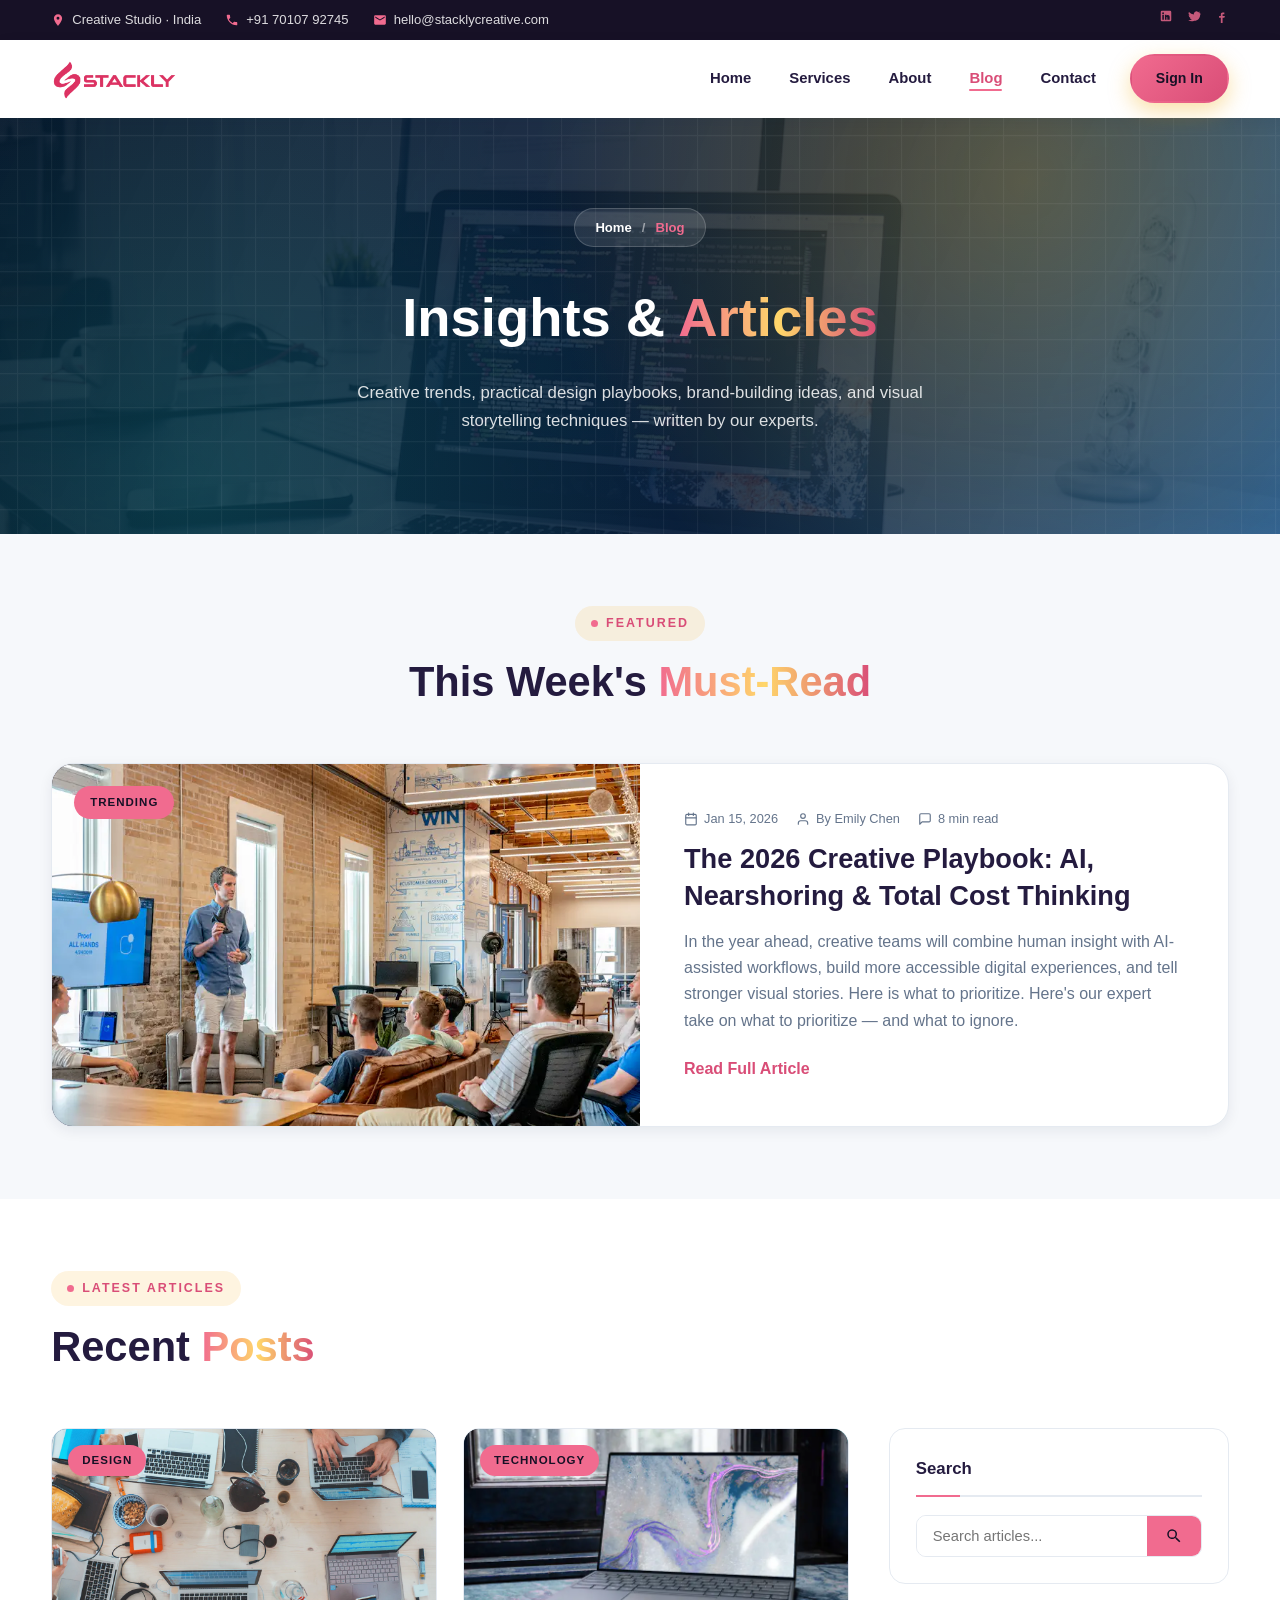
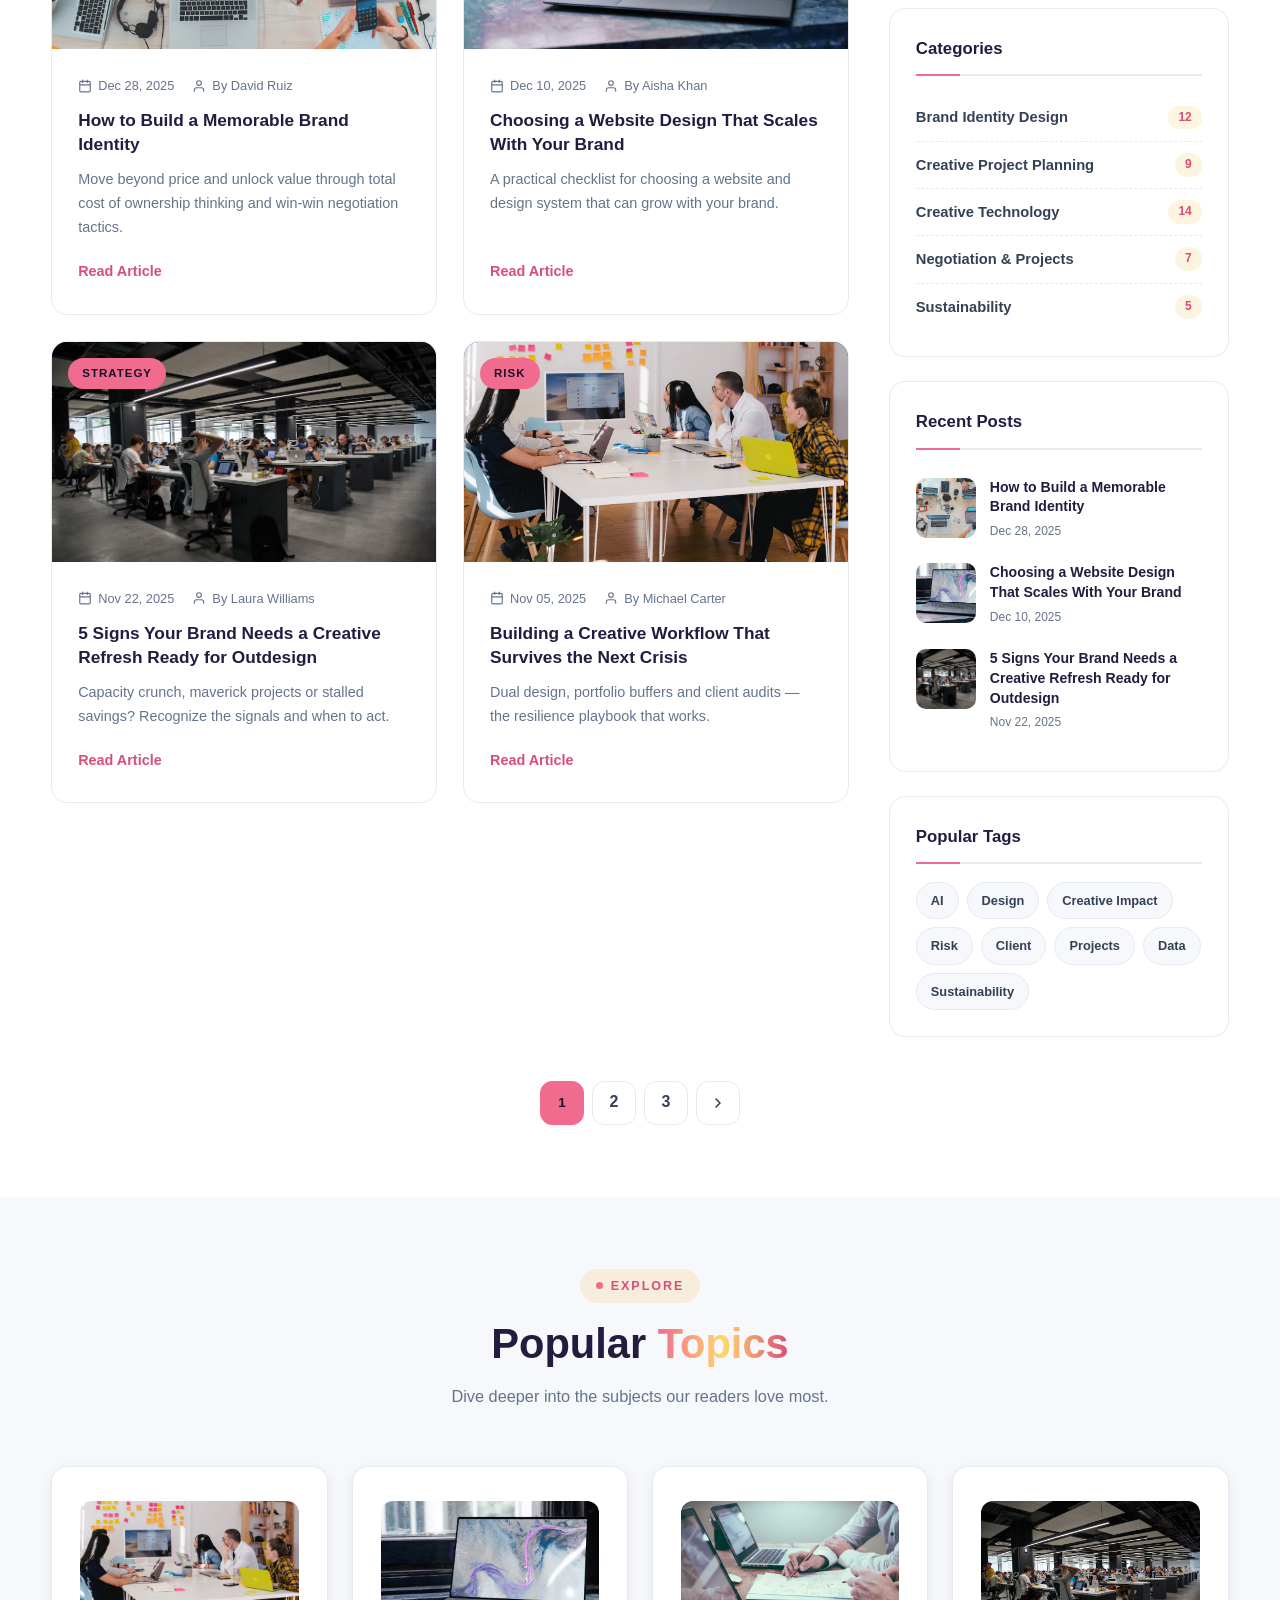
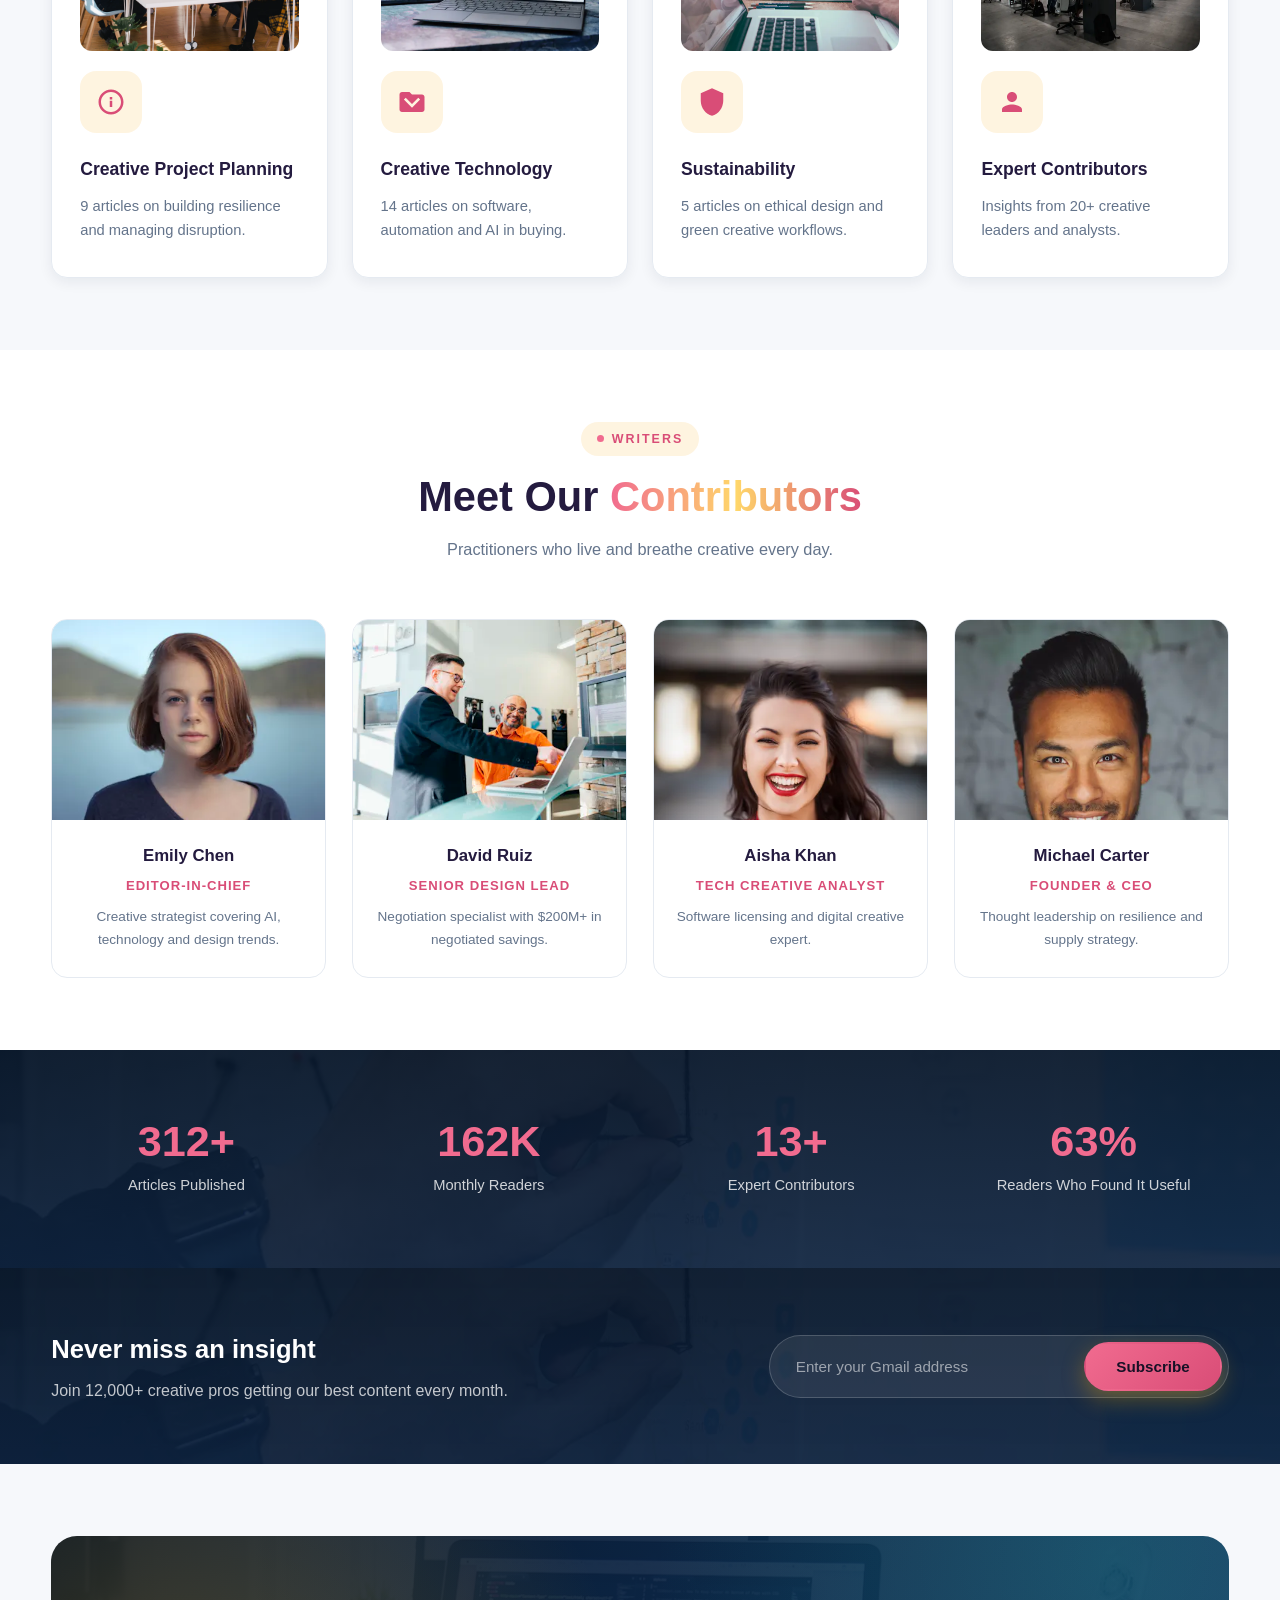
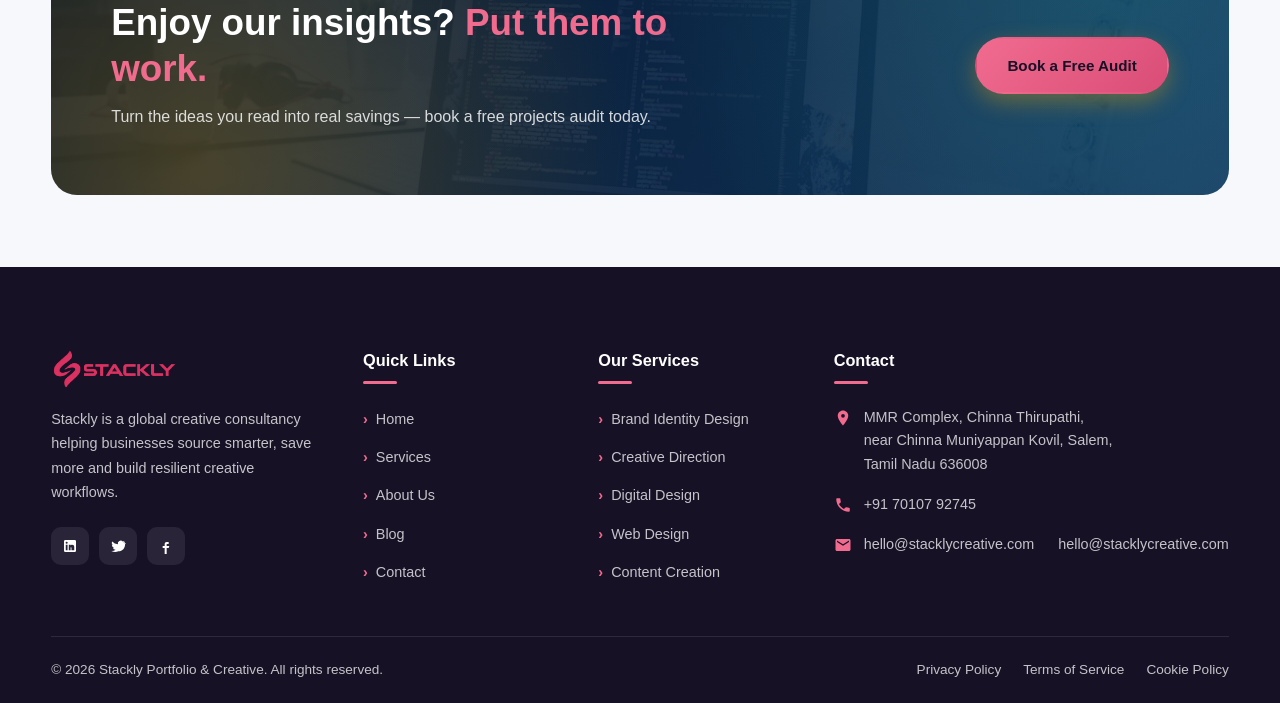
<file: blog.html>
<!DOCTYPE html>
<html lang="en">
<head>
  <meta charset="UTF-8">
  <meta name="viewport" content="width=device-width, initial-scale=1.0">
  <title>Creative Journal | Stackly</title>
  <meta name="description" content="Creative trends, design strategies and creative workflow insights from the Stackly experts.">
  <link rel="stylesheet" href="css/style.css">
</head>
<body>
  <!-- Premium Preloader -->
  <div id="preloader" class="preloader">
    <div class="preloader-content">
      <div class="preloader-logo">
        <img src="assets/logo.webp" alt="Stackly Portfolio & Creative">
      </div>
      <div class="preloader-spinner">
        <div class="spinner-ring"></div>
        <div class="spinner-ring"></div>
        <div class="spinner-ring"></div>
      </div>
      <div class="preloader-text">Loading Creative Experience...</div>
      <div class="preloader-progress">
        <div class="preloader-bar"></div>
      </div>
    </div>
  </div>

  <!-- ===== Top bar ===== -->
  <div class="topbar">
    <div class="container">
      <div class="topbar-info">
        <span class="hide-sm">
          <svg viewBox="0 0 24 24"><path d="M12 2C8.13 2 5 5.13 5 9c0 5.25 7 13 7 13s7-7.75 7-13c0-3.87-3.13-7-7-7zm0 9.5A2.5 2.5 0 1 1 12 6.5a2.5 2.5 0 0 1 0 5z"/></svg>
          Creative Studio · India
        </span>
        <span>
          <svg viewBox="0 0 24 24"><path d="M6.62 10.79c1.44 2.83 3.76 5.14 6.59 6.59l2.2-2.2c.27-.27.67-.36 1.02-.24 1.12.37 2.33.57 3.57.57.55 0 1 .45 1 1V20c0 .55-.45 1-1 1-9.39 0-17-7.61-17-17 0-.55.45-1 1-1h3.5c.55 0 1 .45 1 1 0 1.25.2 2.45.57 3.57.11.35.03.74-.25 1.02l-2.2 2.2z"/></svg>
          <a href="404.html">+91 70107 92745</a>
        </span>
        <span>
          <svg viewBox="0 0 24 24"><path d="M20 4H4c-1.1 0-1.99.9-1.99 2L2 18c0 1.1.9 2 2 2h16c1.1 0 2-.9 2-2V6c0-1.1-.9-2-2-2zm0 4l-8 5-8-5V6l8 5 8-5v2z"/></svg>
          <a href="404.html">hello@stacklycreative.com</a>
        </span>
      </div>
      <div class="topbar-social">
        <a href="404.html" aria-label="LinkedIn"><svg viewBox="0 0 24 24"><path d="M19 3a2 2 0 0 1 2 2v14a2 2 0 0 1-2 2H5a2 2 0 0 1-2-2V5a2 2 0 0 1 2-2h14zM8.34 18.34V10H5.67v8.34h2.67zM7 8.75a1.55 1.55 0 1 0 0-3.1 1.55 1.55 0 0 0 0 3.1zm11.34 9.59v-4.58c0-2.45-1.31-3.59-3.05-3.59-1.41 0-2.04.77-2.39 1.32V10H10.2v8.34h2.67v-4.13c0-.24.18-.52.64-.52.53 0 .72.39.72 1.03v3.62h2.67z"/></svg></a>
        <a href="404.html" aria-label="Twitter"><svg viewBox="0 0 24 24"><path d="M22.46 6c-.77.35-1.6.58-2.46.69.88-.53 1.56-1.37 1.88-2.38-.83.5-1.75.85-2.72 1.05a4.3 4.3 0 0 0-7.32 3.92A12.2 12.2 0 0 1 3.39 5.1a4.3 4.3 0 0 0 1.33 5.73c-.7-.02-1.36-.21-1.94-.53v.05a4.3 4.3 0 0 0 3.45 4.21c-.63.17-1.3.2-1.93.08a4.3 4.3 0 0 0 4.02 2.98 8.6 8.6 0 0 1-5.33 1.84c-.35 0-.69-.02-1.03-.06A12.14 12.14 0 0 0 12.6 20c6.4 0 9.9-5.3 9.9-9.9 0-.15 0-.3-.01-.45A7.1 7.1 0 0 0 24 7.53c-.66.29-1.37.49-2.1.58z"/></svg></a>
        <a href="404.html" aria-label="Facebook"><svg viewBox="0 0 24 24"><path d="M13 9h3V6h-3c-1.66 0-3 1.34-3 3v3H7v3h3v9h3v-9h3l1-3h-4V9.5c0-.28.22-.5.5-.5z"/></svg></a>
      </div>
    </div>
  </div>

  <!-- ===== Navbar ===== -->
  <nav class="navbar">
    <div class="container nav-inner">
      <a href="index.html" class="brand">
        <img src="assets/logo.webp" alt="Stackly Portfolio & Creative">
      </a>
      <ul class="nav-menu" id="navMenu">
        <li><a href="index.html" class="nav-link">Home</a></li>
        <li><a href="services.html" class="nav-link">Services</a></li>
        <li><a href="about.html" class="nav-link">About</a></li>
        <li><a href="blog.html" class="nav-link active">Blog</a></li>
        <li><a href="contact.html" class="nav-link">Contact</a></li>
        <li class="nav-cta"><a href="signin.html" class="btn btn-gold">Sign In</a></li>
      </ul>
      <button class="nav-toggle" id="navToggle" aria-label="Toggle menu">
        <span></span><span></span><span></span>
      </button>
    </div>
  </nav>

  <!-- ===== 1. PAGE HERO ===== -->
  <section class="page-hero">
    <div class="container">
      <div class="breadcrumb">
        <a href="index.html">Home</a><span class="sep">/</span><span class="cur">Blog</span>
      </div>
      <h1>Insights &amp; <span class="accent">Articles</span></h1>
      <p>Creative trends, practical design playbooks, brand-building ideas, and visual storytelling techniques — written by our experts.</p>
    </div>
  </section>

  <!-- ===== 2. FEATURED POST ===== -->
  <section>
    <div class="container">
      <div class="section-header center reveal">
        <span class="section-tag">Featured</span>
        <h2 class="section-title">This Week's <span class="accent">Must-Read</span></h2>
      </div>
      <article class="featured-post reveal-scale">
        <div class="featured-thumb">
          <span class="badge">Trending</span>
          <img src="assets/blog-featured.webp" alt="Creative team in strategic meeting">
        </div>
        <div class="featured-body">
          <div class="blog-meta"><span><svg viewBox="0 0 24 24" fill="none" stroke="currentColor" stroke-width="2" stroke-linecap="round" stroke-linejoin="round" aria-hidden="true"><rect x="3" y="4" width="18" height="18" rx="2"/><path d="M16 2v4M8 2v4M3 10h18"/></svg> Jan 15, 2026</span><span><svg viewBox="0 0 24 24" fill="none" stroke="currentColor" stroke-width="2" stroke-linecap="round" stroke-linejoin="round" aria-hidden="true"><path d="M20 21v-2a4 4 0 0 0-4-4H8a4 4 0 0 0-4 4v2"/><circle cx="12" cy="7" r="4"/></svg> By Emily Chen</span><span><svg viewBox="0 0 24 24" fill="none" stroke="currentColor" stroke-width="2" stroke-linecap="round" stroke-linejoin="round" aria-hidden="true"><path d="M21 15a2 2 0 0 1-2 2H7l-4 4V5a2 2 0 0 1 2-2h14a2 2 0 0 1 2 2z"/></svg> 8 min read</span></div>
          <h3>The 2026 Creative Playbook: AI, Nearshoring &amp; Total Cost Thinking</h3>
          <p>In the year ahead, creative teams will combine human insight with AI-assisted workflows, build more accessible digital experiences, and tell stronger visual stories. Here is what to prioritize. Here's our expert take on what to prioritize — and what to ignore.</p>
          <a href="404.html" class="read-more" style="font-size:1rem;">Read Full Article</a>
        </div>
      </article>
    </div>
  </section>

  <!-- ===== 3. LATEST ARTICLES + SIDEBAR ===== -->
  <section class="section-alt">
    <div class="container">
      <div class="section-header reveal">
        <span class="section-tag">Latest Articles</span>
        <h2 class="section-title">Recent <span class="accent">Posts</span></h2>
      </div>
      <div class="blog-layout">
        <div class="post-grid" data-stagger id="postGrid">
          <article class="blog-card reveal">
            <div class="blog-thumb" style="background:linear-gradient(135deg,#14508a,#0a1f3c);">
              <span class="category">Design</span>
              <img src="assets/svc-project.webp" alt="Client negotiation">
            </div>
            <div class="blog-body">
              <div class="blog-meta"><span><svg viewBox="0 0 24 24" fill="none" stroke="currentColor" stroke-width="2" stroke-linecap="round" stroke-linejoin="round" aria-hidden="true"><rect x="3" y="4" width="18" height="18" rx="2"/><path d="M16 2v4M8 2v4M3 10h18"/></svg> Dec 28, 2025</span><span><svg viewBox="0 0 24 24" fill="none" stroke="currentColor" stroke-width="2" stroke-linecap="round" stroke-linejoin="round" aria-hidden="true"><path d="M20 21v-2a4 4 0 0 0-4-4H8a4 4 0 0 0-4 4v2"/><circle cx="12" cy="7" r="4"/></svg> By David Ruiz</span></div>
              <h3>How to Build a Memorable Brand Identity</h3>
              <p>Move beyond price and unlock value through total cost of ownership thinking and win-win negotiation tactics.</p>
              <a href="404.html" class="read-more">Read Article</a>
            </div>
          </article>
          <article class="blog-card reveal">
            <div class="blog-thumb" style="background:linear-gradient(135deg,#0a1f3c,#14b8a6);">
              <span class="category">Technology</span>
              <img src="assets/svc-category.webp" alt="Digital Experiences platform on laptop">
            </div>
            <div class="blog-body">
              <div class="blog-meta"><span><svg viewBox="0 0 24 24" fill="none" stroke="currentColor" stroke-width="2" stroke-linecap="round" stroke-linejoin="round" aria-hidden="true"><rect x="3" y="4" width="18" height="18" rx="2"/><path d="M16 2v4M8 2v4M3 10h18"/></svg> Dec 10, 2025</span><span><svg viewBox="0 0 24 24" fill="none" stroke="currentColor" stroke-width="2" stroke-linecap="round" stroke-linejoin="round" aria-hidden="true"><path d="M20 21v-2a4 4 0 0 0-4-4H8a4 4 0 0 0-4 4v2"/><circle cx="12" cy="7" r="4"/></svg> By Aisha Khan</span></div>
              <h3>Choosing a Website Design That Scales With Your Brand</h3>
              <p>A practical checklist for choosing a website and design system that can grow with your brand.</p>
              <a href="404.html" class="read-more">Read Article</a>
            </div>
          </article>
          <article class="blog-card reveal">
            <div class="blog-thumb" style="background:linear-gradient(135deg,#12345f,#0a1f3c);">
              <span class="category">Strategy</span>
              <img src="assets/svc-outsource.webp" alt="Creative outdesign team">
            </div>
            <div class="blog-body">
              <div class="blog-meta"><span><svg viewBox="0 0 24 24" fill="none" stroke="currentColor" stroke-width="2" stroke-linecap="round" stroke-linejoin="round" aria-hidden="true"><rect x="3" y="4" width="18" height="18" rx="2"/><path d="M16 2v4M8 2v4M3 10h18"/></svg> Nov 22, 2025</span><span><svg viewBox="0 0 24 24" fill="none" stroke="currentColor" stroke-width="2" stroke-linecap="round" stroke-linejoin="round" aria-hidden="true"><path d="M20 21v-2a4 4 0 0 0-4-4H8a4 4 0 0 0-4 4v2"/><circle cx="12" cy="7" r="4"/></svg> By Laura Williams</span></div>
              <h3>5 Signs Your Brand Needs a Creative Refresh Ready for Outdesign</h3>
              <p>Capacity crunch, maverick projects or stalled savings? Recognize the signals and when to act.</p>
              <a href="404.html" class="read-more">Read Article</a>
            </div>
          </article>
          <article class="blog-card reveal">
            <div class="blog-thumb" style="background:linear-gradient(135deg,#14508a,#0a1f3c);">
              <span class="category">Risk</span>
              <img src="assets/blog-creative.webp" alt="Resilient creative workflow and creative">
            </div>
            <div class="blog-body">
              <div class="blog-meta"><span><svg viewBox="0 0 24 24" fill="none" stroke="currentColor" stroke-width="2" stroke-linecap="round" stroke-linejoin="round" aria-hidden="true"><rect x="3" y="4" width="18" height="18" rx="2"/><path d="M16 2v4M8 2v4M3 10h18"/></svg> Nov 05, 2025</span><span><svg viewBox="0 0 24 24" fill="none" stroke="currentColor" stroke-width="2" stroke-linecap="round" stroke-linejoin="round" aria-hidden="true"><path d="M20 21v-2a4 4 0 0 0-4-4H8a4 4 0 0 0-4 4v2"/><circle cx="12" cy="7" r="4"/></svg> By Michael Carter</span></div>
              <h3>Building a Creative Workflow That Survives the Next Crisis</h3>
              <p>Dual design, portfolio buffers and client audits — the resilience playbook that works.</p>
              <a href="404.html" class="read-more">Read Article</a>
            </div>
          </article>
        </div>
        <aside class="sidebar">
          <div class="side-widget">
            <h4>Search</h4>
            <div class="search-box">
              <input type="text" id="blogSearch" placeholder="Search articles..." aria-label="Search articles">
              <button type="button" id="searchBtn" aria-label="Search">
                <svg viewBox="0 0 24 24" fill="currentColor"><path d="M15.5 14h-.79l-.28-.27a6.5 6.5 0 1 0-.7.7l.27.28v.79l5 4.99L20.49 19l-4.99-5zm-6 0A4.5 4.5 0 1 1 14 9.5 4.5 4.5 0 0 1 9.5 14z"/></svg>
              </button>
            </div>
          </div>
          <div class="side-widget">
            <h4>Categories</h4>
            <ul class="cat-list">
              <li><a href="404.html">Brand Identity Design <span class="count">12</span></a></li>
              <li><a href="404.html">Creative Project Planning <span class="count">9</span></a></li>
              <li><a href="404.html">Creative Technology <span class="count">14</span></a></li>
              <li><a href="404.html">Negotiation &amp; Projects <span class="count">7</span></a></li>
              <li><a href="404.html">Sustainability <span class="count">5</span></a></li>
            </ul>
          </div>
          <div class="side-widget">
            <h4>Recent Posts</h4>
            <div class="recent-post">
              <span class="recent-thumb"><img src="assets/svc-project.webp" alt="Client negotiation"></span>
              <div>
                <a href="404.html"><h5>How to Build a Memorable Brand Identity</h5></a>
                <span>Dec 28, 2025</span>
              </div>
            </div>
            <div class="recent-post">
              <span class="recent-thumb"><img src="assets/svc-category.webp" alt="Digital Experiences platform"></span>
              <div>
                <a href="404.html"><h5>Choosing a Website Design That Scales With Your Brand</h5></a>
                <span>Dec 10, 2025</span>
              </div>
            </div>
            <div class="recent-post">
              <span class="recent-thumb"><img src="assets/svc-outsource.webp" alt="Creative outdesign"></span>
              <div>
                <a href="404.html"><h5>5 Signs Your Brand Needs a Creative Refresh Ready for Outdesign</h5></a>
                <span>Nov 22, 2025</span>
              </div>
            </div>
          </div>
          <div class="side-widget">
            <h4>Popular Tags</h4>
            <div class="tag-cloud">
              <a href="404.html">AI</a>
              <a href="404.html">Design</a>
              <a href="404.html">Creative Impact</a>
              <a href="404.html">Risk</a>
              <a href="404.html">Client</a>
              <a href="404.html">Projects</a>
              <a href="404.html">Data</a>
              <a href="404.html">Sustainability</a>
            </div>
          </div>
        </aside>
      </div>
      <div class="pagination reveal">
        <button class="active" aria-label="Page 1">1</button>
        <a href="404.html">2</a>
        <a href="404.html">3</a>
        <a href="404.html" aria-label="Next page"><svg width="16" height="16" viewBox="0 0 24 24" fill="none"><path d="M9 6l6 6-6 6" stroke="currentColor" stroke-width="2.4" stroke-linecap="round" stroke-linejoin="round"/></svg></a>
      </div>
    </div>
  </section>

  <!-- ===== 4. POPULAR CATEGORIES ===== -->
  <section>
    <div class="container">
      <div class="section-header center reveal">
        <span class="section-tag">Explore</span>
        <h2 class="section-title">Popular <span class="accent">Topics</span></h2>
        <p class="section-subtitle">Dive deeper into the subjects our readers love most.</p>
      </div>
      <div class="feature-grid" data-stagger>
        <div class="feature-card reveal">
          <div class="feature-thumb"><img src="assets/blog-creative.webp" alt="Supply chain risk management"></div>
          <span class="feature-icon"><svg viewBox="0 0 24 24"><path d="M11.99 2C6.47 2 2 6.48 2 12s4.47 10 9.99 10C17.52 22 22 17.52 22 12S17.52 2 11.99 2zM12 20c-4.42 0-8-3.58-8-8s3.58-8 8-8 8 3.58 8 8-3.58 8-8 8zm-1-9h2v5h-2v-5zm0-3h2v2h-2V8z"/></svg></span>
          <h3>Creative Project Planning</h3>
          <p>9 articles on building resilience and managing disruption.</p>
        </div>
        <div class="feature-card reveal">
          <div class="feature-thumb"><img src="assets/svc-category.webp" alt="Creative technology"></div>
          <span class="feature-icon"><svg viewBox="0 0 24 24"><path d="M20 6H12l-2-2H4c-1.1 0-2 .9-2 2v12c0 1.1.9 2 2 2h16c1.1 0 2-.9 2-2V8c0-1.1-.9-2-2-2zM12 16.5 5.5 10 7 8.5l5 5 5-5L18.5 10l-6.5 6.5z"/></svg></span>
          <h3>Creative Technology</h3>
          <p>14 articles on software, automation and AI in buying.</p>
        </div>
        <div class="feature-card reveal">
          <div class="feature-thumb"><img src="assets/blog-strategy.webp" alt="Sustainable design"></div>
          <span class="feature-icon"><svg viewBox="0 0 24 24"><path d="M12 1 3 5v6c0 5.55 3.84 10.74 9 12 5.16-1.26 9-6.45 9-12V5l-9-4z"/></svg></span>
          <h3>Sustainability</h3>
          <p>5 articles on ethical design and green creative workflows.</p>
        </div>
        <div class="feature-card reveal">
          <div class="feature-thumb"><img src="assets/svc-outsource.webp" alt="Expert contributors"></div>
          <span class="feature-icon"><svg viewBox="0 0 24 24"><path d="M12 12c2.21 0 4-1.79 4-4s-1.79-4-4-4-4 1.79-4 4 1.79 4 4 4zm0 2c-2.67 0-8 1.34-8 4v2h16v-2c0-2.66-5.33-4-8-4z"/></svg></span>
          <h3>Expert Contributors</h3>
          <p>Insights from 20+ creative leaders and analysts.</p>
        </div>
      </div>
    </div>
  </section>

  <!-- ===== 5. CONTRIBUTORS ===== -->
  <section class="section-alt">
    <div class="container">
      <div class="section-header center reveal">
        <span class="section-tag">Writers</span>
        <h2 class="section-title">Meet Our <span class="accent">Contributors</span></h2>
        <p class="section-subtitle">Practitioners who live and breathe creative every day.</p>
      </div>
      <div class="team-grid" data-stagger>
        <div class="team-card reveal">
          <div class="team-avatar"><img src="assets/contributor-1.webp" alt="Emily Chen"></div>
          <div class="team-body">
            <h4>Emily Chen</h4>
            <div class="role">Editor-in-Chief</div>
            <p>Creative strategist covering AI, technology and design trends.</p>
          </div>
        </div>
        <div class="team-card reveal">
          <div class="team-avatar"><img src="assets/contributor-2.webp" alt="David Ruiz"></div>
          <div class="team-body">
            <h4>David Ruiz</h4>
            <div class="role">Senior Design Lead</div>
            <p>Negotiation specialist with $200M+ in negotiated savings.</p>
          </div>
        </div>
        <div class="team-card reveal">
          <div class="team-avatar"><img src="assets/contributor-3.webp" alt="Aisha Khan"></div>
          <div class="team-body">
            <h4>Aisha Khan</h4>
            <div class="role">Tech Creative Analyst</div>
            <p>Software licensing and digital creative expert.</p>
          </div>
        </div>
        <div class="team-card reveal">
          <div class="team-avatar"><img src="assets/contributor-4.webp" alt="Michael Carter"></div>
          <div class="team-body">
            <h4>Michael Carter</h4>
            <div class="role">Founder &amp; CEO</div>
            <p>Thought leadership on resilience and supply strategy.</p>
          </div>
        </div>
      </div>
    </div>
  </section>

  <!-- ===== 6. STATS BAND ===== -->
  <section class="stats-band">
    <div class="container">
      <div class="stats-grid">
        <div class="stat-item reveal">
          <div class="counter" data-target="480" data-suffix="+">0</div>
          <p>Articles Published</p>
        </div>
        <div class="stat-item reveal">
          <div class="counter" data-target="250" data-suffix="K">0</div>
          <p>Monthly Readers</p>
        </div>
        <div class="stat-item reveal">
          <div class="counter" data-target="20" data-suffix="+">0</div>
          <p>Expert Contributors</p>
        </div>
        <div class="stat-item reveal">
          <div class="counter" data-target="98" data-suffix="%">0</div>
          <p>Readers Who Found It Useful</p>
        </div>
      </div>
    </div>
  </section>

  <!-- ===== 7. NEWSLETTER ===== -->
  <section class="newsletter">
    <div class="container newsletter-inner">
      <div>
        <h3>Never miss an insight</h3>
        <p>Join 12,000+ creative pros getting our best content every month.</p>
      </div>
      <form class="newsletter-form" id="newsletterForm">
        <input type="email" id="newsletterEmail" placeholder="Enter your Gmail address" required>
        <button class="btn btn-gold" type="submit">Subscribe</button>
        <small class="newsletter-error" role="alert"></small>
      </form>
    </div>
  </section>

  <!-- ===== 8. CTA ===== -->
  <section>
    <div class="container">
      <div class="cta-banner reveal-scale">
        <div>
          <h2>Enjoy our insights? <span class="accent">Put them to work.</span></h2>
          <p>Turn the ideas you read into real savings — book a free projects audit today.</p>
        </div>
        <a href="404.html" class="btn btn-gold">Book a Free Audit
        </a>
      </div>
    </div>
  </section>

  <!-- ===== FOOTER ===== -->
  <footer class="footer">
    <div class="container">
      <div class="footer-grid">
        <div class="footer-brand">
          <a href="index.html" class="brand">
            <img src="assets/logo.webp" alt="Stackly Portfolio & Creative">
          </a>
          <p class="footer-about">Stackly is a global creative consultancy helping businesses source smarter, save more and build resilient creative workflows.</p>
          <div class="footer-social">
            <a href="404.html" aria-label="LinkedIn"><svg viewBox="0 0 24 24"><path d="M19 3a2 2 0 0 1 2 2v14a2 2 0 0 1-2 2H5a2 2 0 0 1-2-2V5a2 2 0 0 1 2-2h14zM8.34 18.34V10H5.67v8.34h2.67zM7 8.75a1.55 1.55 0 1 0 0-3.1 1.55 1.55 0 0 0 0 3.1zm11.34 9.59v-4.58c0-2.45-1.31-3.59-3.05-3.59-1.41 0-2.04.77-2.39 1.32V10H10.2v8.34h2.67v-4.13c0-.24.18-.52.64-.52.53 0 .72.39.72 1.03v3.62h2.67z"/></svg></a>
            <a href="404.html" aria-label="Twitter"><svg viewBox="0 0 24 24"><path d="M22.46 6c-.77.35-1.6.58-2.46.69.88-.53 1.56-1.37 1.88-2.38-.83.5-1.75.85-2.72 1.05a4.3 4.3 0 0 0-7.32 3.92A12.2 12.2 0 0 1 3.39 5.1a4.3 4.3 0 0 0 1.33 5.73c-.7-.02-1.36-.21-1.94-.53v.05a4.3 4.3 0 0 0 3.45 4.21c-.63.17-1.3.2-1.93.08a4.3 4.3 0 0 0 4.02 2.98 8.6 8.6 0 0 1-5.33 1.84c-.35 0-.69-.02-1.03-.06A12.14 12.14 0 0 0 12.6 20c6.4 0 9.9-5.3 9.9-9.9 0-.15 0-.3-.01-.45A7.1 7.1 0 0 0 24 7.53c-.66.29-1.37.49-2.1.58z"/></svg></a>
            <a href="404.html" aria-label="Facebook"><svg viewBox="0 0 24 24"><path d="M13 9h3V6h-3c-1.66 0-3 1.34-3 3v3H7v3h3v9h3v-9h3l1-3h-4V9.5c0-.28.22-.5.5-.5z"/></svg></a>
          </div>
        </div>
        <div class="footer-col">
          <h4>Quick Links</h4>
          <ul class="footer-links">
            <li><a href="index.html">Home</a></li>
            <li><a href="services.html">Services</a></li>
            <li><a href="about.html">About Us</a></li>
            <li><a href="blog.html">Blog</a></li>
            <li><a href="contact.html">Contact</a></li>
          </ul>
        </div>
        <div class="footer-col">
          <h4>Our Services</h4>
          <ul class="footer-links">
            <li><a href="404.html">Brand Identity Design</a></li>
            <li><a href="404.html">Creative Direction</a></li>
            <li><a href="404.html">Digital Design</a></li>
            <li><a href="404.html">Web Design</a></li>
            <li><a href="404.html">Content Creation</a></li>
          </ul>
        </div>
        <div class="footer-col">
          <h4>Contact</h4>
          <ul class="footer-contact">
            <li><svg viewBox="0 0 24 24"><path d="M12 2C8.13 2 5 5.13 5 9c0 5.25 7 13 7 13s7-7.75 7-13c0-3.87-3.13-7-7-7zm0 9.5A2.5 2.5 0 1 1 12 6.5a2.5 2.5 0 0 1 0 5z"/></svg> MMR Complex, Chinna Thirupathi,<br>near Chinna Muniyappan Kovil, Salem,<br>Tamil Nadu 636008</li>
            <li><svg viewBox="0 0 24 24"><path d="M6.62 10.79c1.44 2.83 3.76 5.14 6.59 6.59l2.2-2.2c.27-.27.67-.36 1.02-.24 1.12.37 2.33.57 3.57.57.55 0 1 .45 1 1V20c0 .55-.45 1-1 1-9.39 0-17-7.61-17-17 0-.55.45-1 1-1h3.5c.55 0 1 .45 1 1 0 1.25.2 2.45.57 3.57.11.35.03.74-.25 1.02l-2.2 2.2z"/></svg> <a href="404.html">+91 70107 92745</a></li>
            <li><svg viewBox="0 0 24 24"><path d="M20 4H4c-1.1 0-1.99.9-1.99 2L2 18c0 1.1.9 2 2 2h16c1.1 0 2-.9 2-2V6c0-1.1-.9-2-2-2zm0 4l-8 5-8-5V6l8 5 8-5v2z"/></svg> <a href="404.html">hello@stacklycreative.com</a><br><a href="404.html">hello@stacklycreative.com</a></li>
          </ul>
        </div>
      </div>
      <div class="footer-bottom">
        <span>&copy; 2026 Stackly Portfolio & Creative. All rights reserved.</span>
        <div class="links">
          <a href="404.html">Privacy Policy</a>
          <a href="404.html">Terms of Service</a>
          <a href="404.html">Cookie Policy</a>
        </div>
      </div>
    </div>
  </footer>

  <button class="back-top" id="backTop" aria-label="Back to top">
    <svg viewBox="0 0 24 24" fill="none"><path d="M12 19V5m0 0-6 6m6-6 6 6" stroke="currentColor" stroke-width="2.4" stroke-linecap="round" stroke-linejoin="round"/></svg>
  </button>

  <script src="js/script.js"></script>
</body>
</html>
</file>
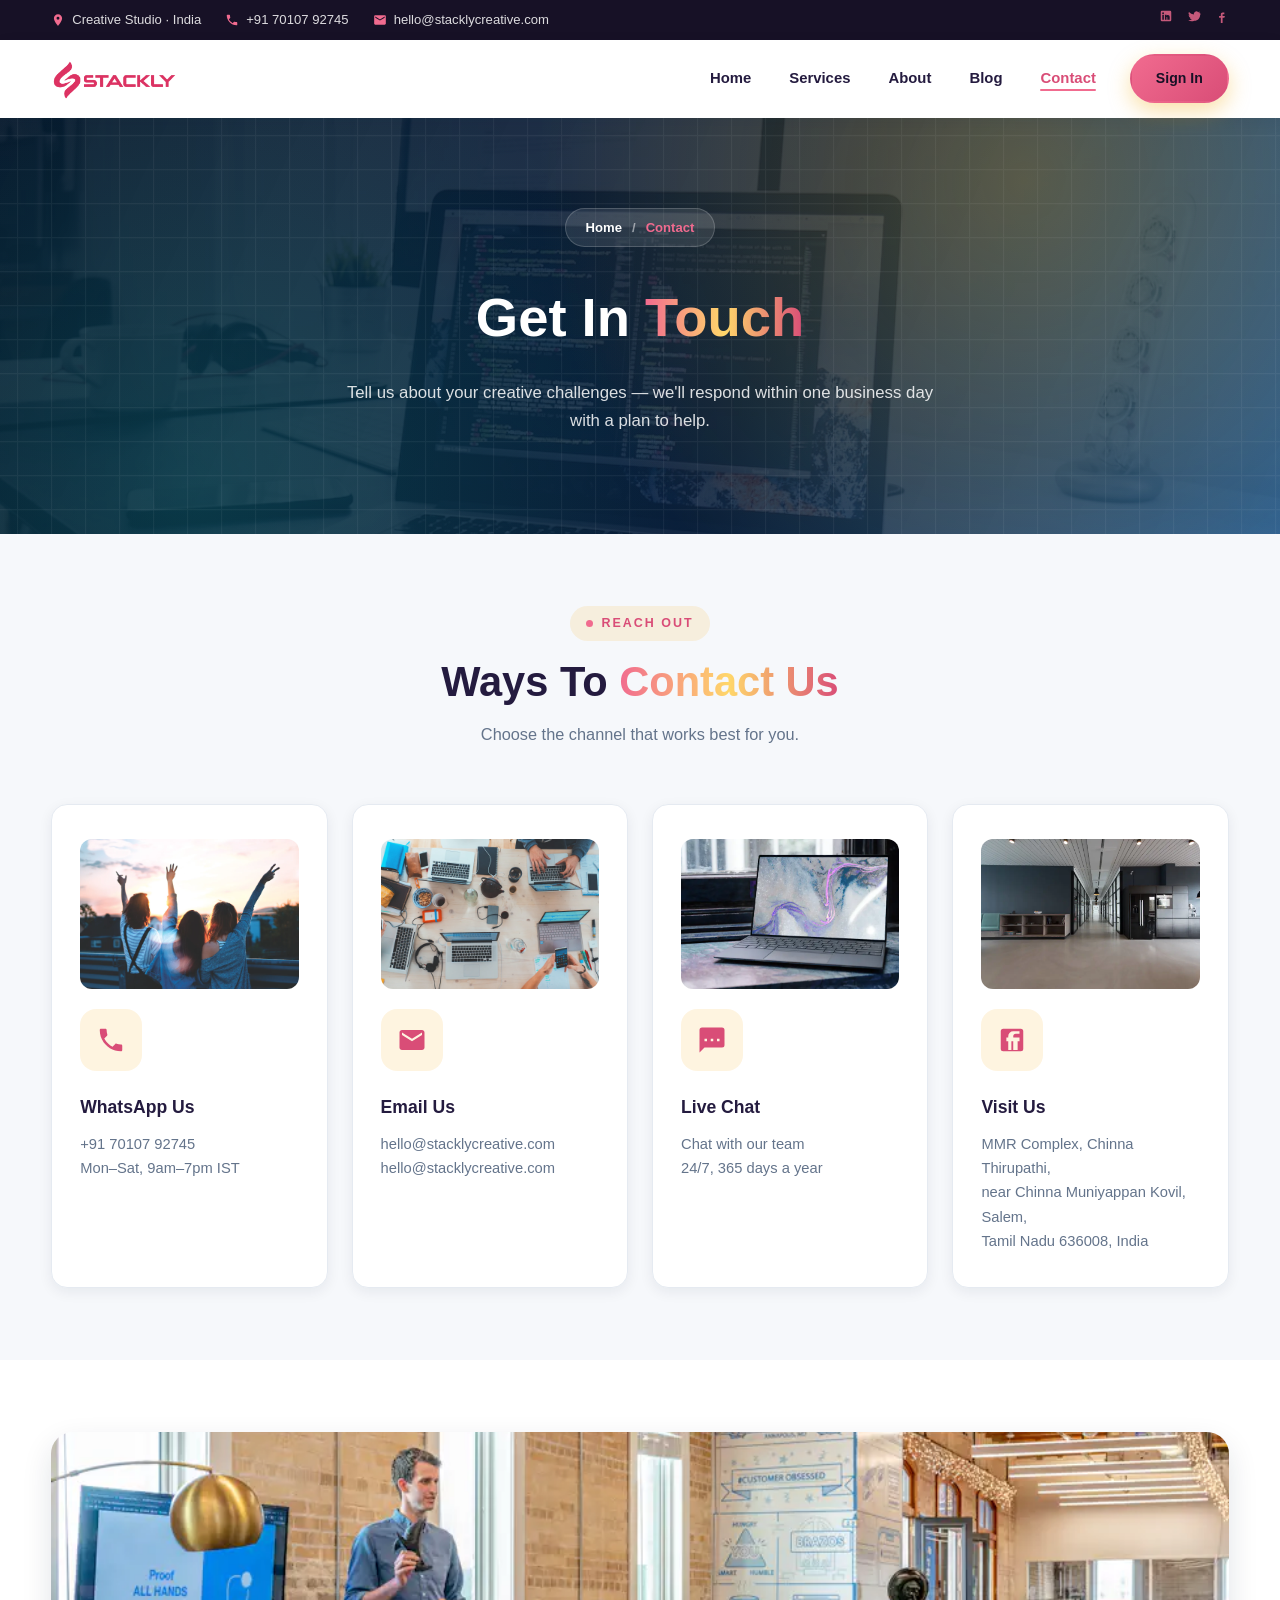
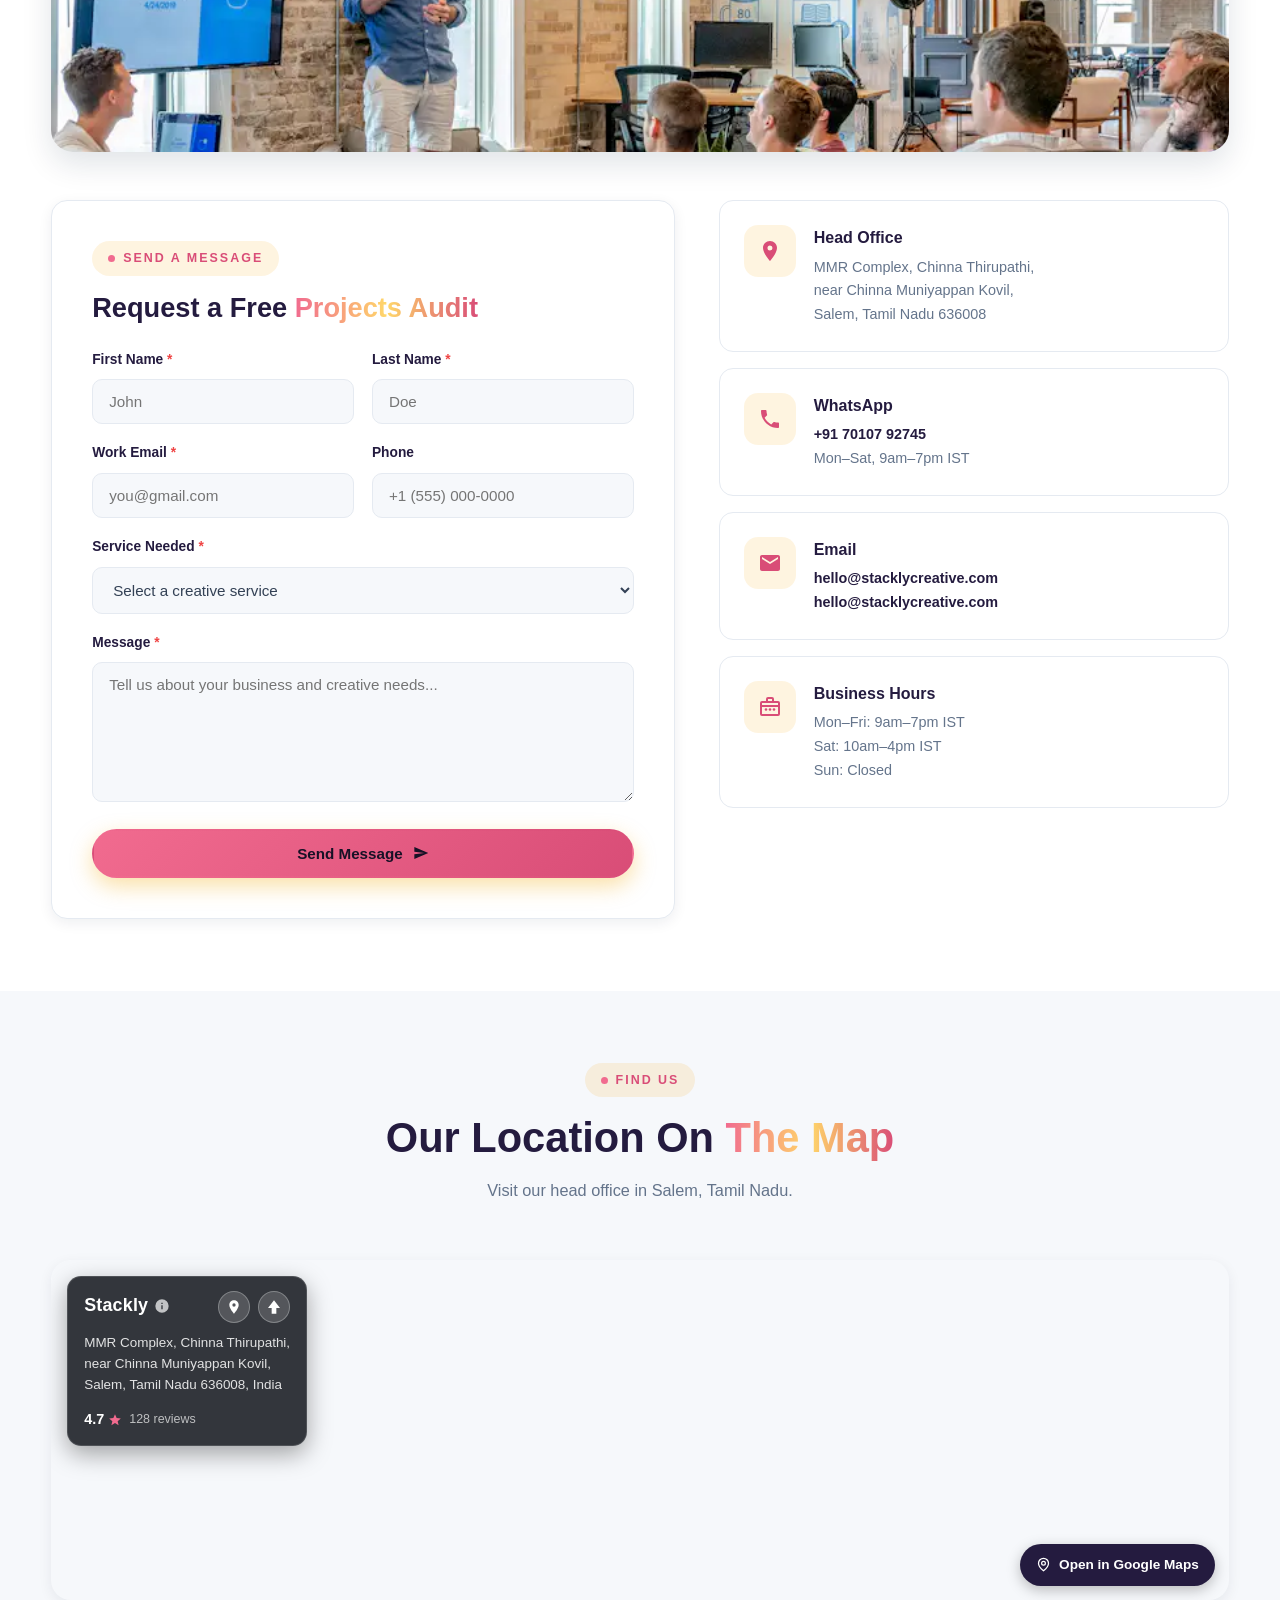
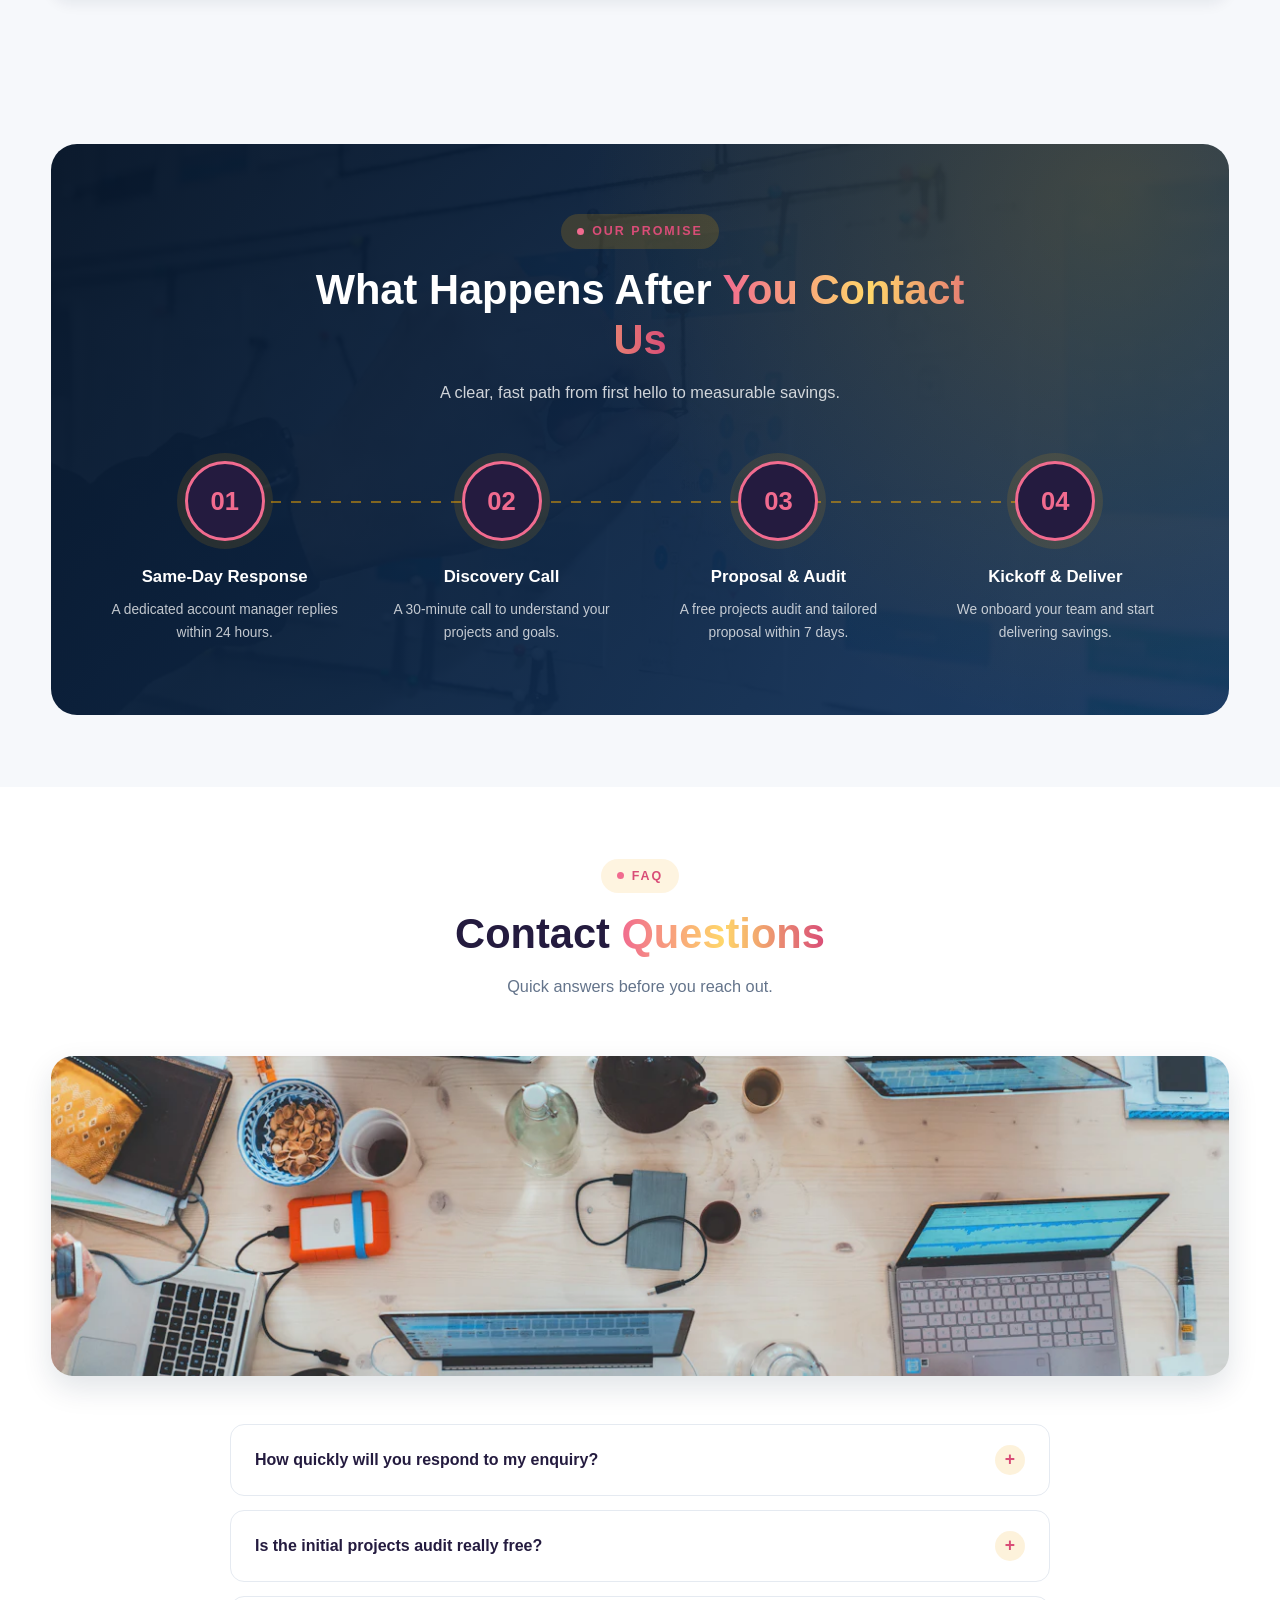
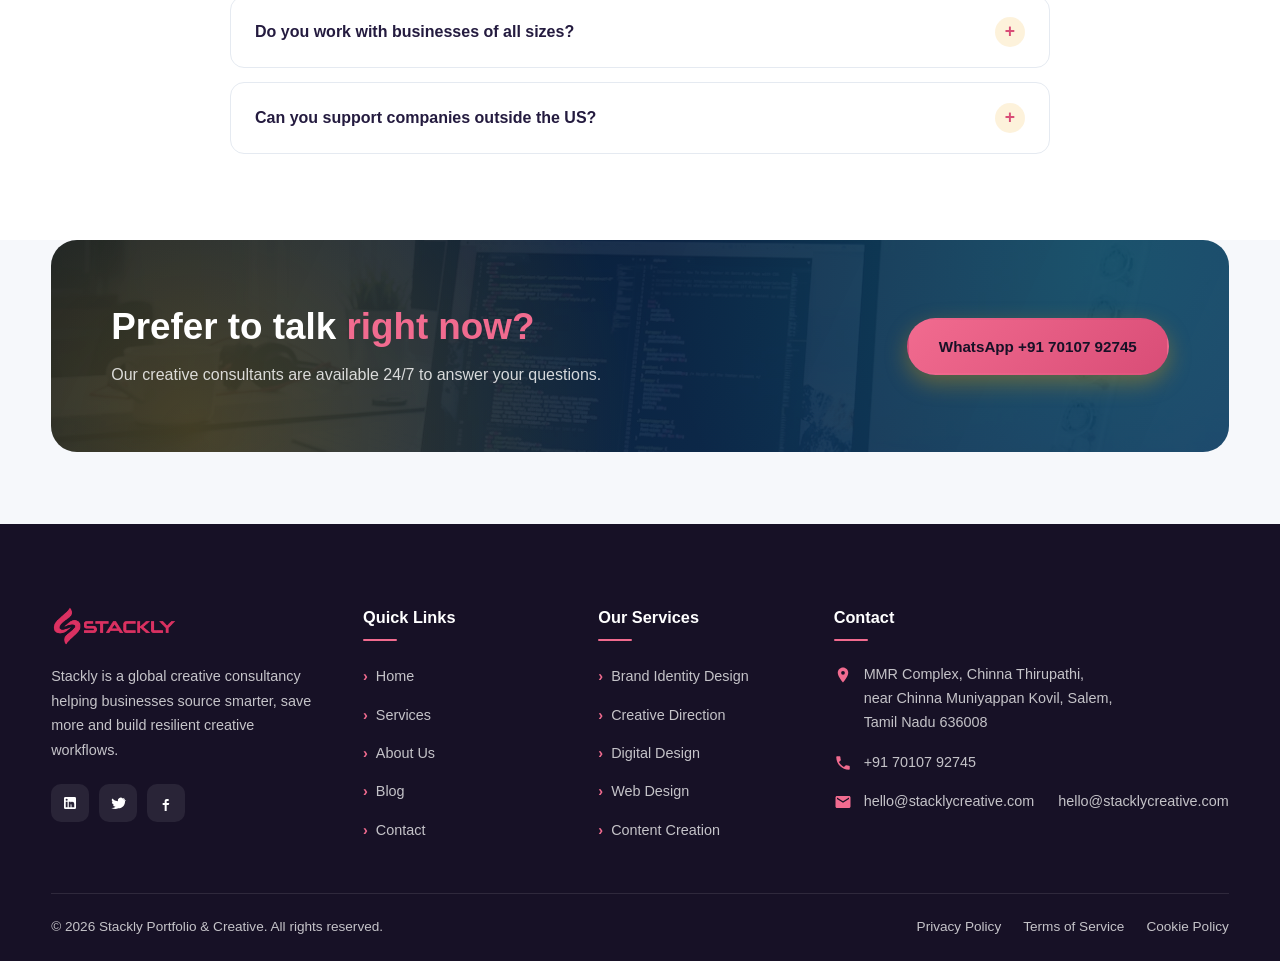
<file: contact.html>
<!DOCTYPE html>
<html lang="en">
<head>
  <meta charset="UTF-8">
  <meta name="viewport" content="width=device-width, initial-scale=1.0">
  <title>Contact | Stackly Portfolio & Creative</title>
  <meta name="description" content="Get in touch with Stackly Portfolio & Creative to discuss your next brand, website, or visual storytelling project.">
  <link rel="stylesheet" href="css/style.css">
</head>
<body>
  <!-- Premium Preloader -->
  <div id="preloader" class="preloader">
    <div class="preloader-content">
      <div class="preloader-logo">
        <img src="assets/logo.webp" alt="Stackly Portfolio & Creative">
      </div>
      <div class="preloader-spinner">
        <div class="spinner-ring"></div>
        <div class="spinner-ring"></div>
        <div class="spinner-ring"></div>
      </div>
      <div class="preloader-text">Loading Creative Experience...</div>
      <div class="preloader-progress">
        <div class="preloader-bar"></div>
      </div>
    </div>
  </div>

  <!-- ===== Top bar ===== -->
  <div class="topbar">
    <div class="container">
      <div class="topbar-info">
        <span class="hide-sm">
          <svg viewBox="0 0 24 24"><path d="M12 2C8.13 2 5 5.13 5 9c0 5.25 7 13 7 13s7-7.75 7-13c0-3.87-3.13-7-7-7zm0 9.5A2.5 2.5 0 1 1 12 6.5a2.5 2.5 0 0 1 0 5z"/></svg>
          Creative Studio · India
        </span>
        <span>
          <svg viewBox="0 0 24 24"><path d="M6.62 10.79c1.44 2.83 3.76 5.14 6.59 6.59l2.2-2.2c.27-.27.67-.36 1.02-.24 1.12.37 2.33.57 3.57.57.55 0 1 .45 1 1V20c0 .55-.45 1-1 1-9.39 0-17-7.61-17-17 0-.55.45-1 1-1h3.5c.55 0 1 .45 1 1 0 1.25.2 2.45.57 3.57.11.35.03.74-.25 1.02l-2.2 2.2z"/></svg>
          <a href="404.html">+91 70107 92745</a>
        </span>
        <span>
          <svg viewBox="0 0 24 24"><path d="M20 4H4c-1.1 0-1.99.9-1.99 2L2 18c0 1.1.9 2 2 2h16c1.1 0 2-.9 2-2V6c0-1.1-.9-2-2-2zm0 4l-8 5-8-5V6l8 5 8-5v2z"/></svg>
          <a href="404.html">hello@stacklycreative.com</a>
        </span>
      </div>
      <div class="topbar-social">
        <a href="404.html" aria-label="LinkedIn"><svg viewBox="0 0 24 24"><path d="M19 3a2 2 0 0 1 2 2v14a2 2 0 0 1-2 2H5a2 2 0 0 1-2-2V5a2 2 0 0 1 2-2h14zM8.34 18.34V10H5.67v8.34h2.67zM7 8.75a1.55 1.55 0 1 0 0-3.1 1.55 1.55 0 0 0 0 3.1zm11.34 9.59v-4.58c0-2.45-1.31-3.59-3.05-3.59-1.41 0-2.04.77-2.39 1.32V10H10.2v8.34h2.67v-4.13c0-.24.18-.52.64-.52.53 0 .72.39.72 1.03v3.62h2.67z"/></svg></a>
        <a href="404.html" aria-label="Twitter"><svg viewBox="0 0 24 24"><path d="M22.46 6c-.77.35-1.6.58-2.46.69.88-.53 1.56-1.37 1.88-2.38-.83.5-1.75.85-2.72 1.05a4.3 4.3 0 0 0-7.32 3.92A12.2 12.2 0 0 1 3.39 5.1a4.3 4.3 0 0 0 1.33 5.73c-.7-.02-1.36-.21-1.94-.53v.05a4.3 4.3 0 0 0 3.45 4.21c-.63.17-1.3.2-1.93.08a4.3 4.3 0 0 0 4.02 2.98 8.6 8.6 0 0 1-5.33 1.84c-.35 0-.69-.02-1.03-.06A12.14 12.14 0 0 0 12.6 20c6.4 0 9.9-5.3 9.9-9.9 0-.15 0-.3-.01-.45A7.1 7.1 0 0 0 24 7.53c-.66.29-1.37.49-2.1.58z"/></svg></a>
        <a href="404.html" aria-label="Facebook"><svg viewBox="0 0 24 24"><path d="M13 9h3V6h-3c-1.66 0-3 1.34-3 3v3H7v3h3v9h3v-9h3l1-3h-4V9.5c0-.28.22-.5.5-.5z"/></svg></a>
      </div>
    </div>
  </div>

  <!-- ===== Navbar ===== -->
  <nav class="navbar">
    <div class="container nav-inner">
      <a href="index.html" class="brand">
        <img src="assets/logo.webp" alt="Stackly Portfolio & Creative">
      </a>
      <ul class="nav-menu" id="navMenu">
        <li><a href="index.html" class="nav-link">Home</a></li>
        <li><a href="services.html" class="nav-link">Services</a></li>
        <li><a href="about.html" class="nav-link">About</a></li>
        <li><a href="blog.html" class="nav-link">Blog</a></li>
        <li><a href="contact.html" class="nav-link active">Contact</a></li>
        <li class="nav-cta"><a href="signin.html" class="btn btn-gold">Sign In</a></li>
      </ul>
      <button class="nav-toggle" id="navToggle" aria-label="Toggle menu">
        <span></span><span></span><span></span>
      </button>
    </div>
  </nav>

  <!-- ===== 1. PAGE HERO ===== -->
  <section class="page-hero">
    <div class="container">
      <div class="breadcrumb">
        <a href="index.html">Home</a><span class="sep">/</span><span class="cur">Contact</span>
      </div>
      <h1>Get In <span class="accent">Touch</span></h1>
      <p>Tell us about your creative challenges — we'll respond within one business day with a plan to help.</p>
    </div>
  </section>

  <!-- ===== 2. REACH OUT (INFO CARDS) ===== -->
  <section>
    <div class="container">
      <div class="section-header center reveal">
        <span class="section-tag">Reach Out</span>
        <h2 class="section-title">Ways To <span class="accent">Contact Us</span></h2>
        <p class="section-subtitle">Choose the channel that works best for you.</p>
      </div>
      <div class="feature-grid" data-stagger>
        <div class="feature-card reveal">
          <div class="feature-thumb"><img src="assets/svc-design.webp" alt="Call our creative consultants"></div>
          <span class="feature-icon"><svg viewBox="0 0 24 24"><path d="M6.62 10.79c1.44 2.83 3.76 5.14 6.59 6.59l2.2-2.2c.27-.27.67-.36 1.02-.24 1.12.37 2.33.57 3.57.57.55 0 1 .45 1 1V20c0 .55-.45 1-1 1-9.39 0-17-7.61-17-17 0-.55.45-1 1-1h3.5c.55 0 1 .45 1 1 0 1.25.2 2.45.57 3.57.11.35.03.74-.25 1.02l-2.2 2.2z"/></svg></span>
          <h3>WhatsApp Us</h3>
          <p><a href="404.html">+91 70107 92745</a><br>Mon–Sat, 9am–7pm IST</p>
        </div>
        <div class="feature-card reveal">
          <div class="feature-thumb"><img src="assets/svc-project.webp" alt="Email our creative team"></div>
          <span class="feature-icon"><svg viewBox="0 0 24 24"><path d="M20 4H4c-1.1 0-1.99.9-1.99 2L2 18c0 1.1.9 2 2 2h16c1.1 0 2-.9 2-2V6c0-1.1-.9-2-2-2zm0 4l-8 5-8-5V6l8 5 8-5v2z"/></svg></span>
          <h3>Email Us</h3>
          <p><a href="404.html">hello@stacklycreative.com</a><br><a href="404.html">hello@stacklycreative.com</a></p>
        </div>
        <div class="feature-card reveal">
          <div class="feature-thumb"><img src="assets/svc-category.webp" alt="Live chat support"></div>
          <span class="feature-icon"><svg viewBox="0 0 24 24"><path d="M20 2H4a2 2 0 0 0-2 2v18l4-4h14a2 2 0 0 0 2-2V4a2 2 0 0 0-2-2zM8 13H6v-2h2v2zm5 0h-2v-2h2v2zm5 0h-2v-2h2v2z"/></svg></span>
          <h3>Live Chat</h3>
          <p>Chat with our team<br>24/7, 365 days a year</p>
        </div>
        <div class="feature-card reveal">
          <div class="feature-thumb"><img src="assets/contact-banner.webp" alt="Visit our global offices"></div>
          <span class="feature-icon"><svg viewBox="0 0 24 24"><path d="M19 3H5a2 2 0 0 0-2 2v14a2 2 0 0 0 2 2h14a2 2 0 0 0 2-2V5a2 2 0 0 0-2-2zm-1 4h-3a2 2 0 0 0-2 2v1h5v3h-1.5v7H13v-7h-1.5v7H9v-7H7.5v-3H9V9a4 4 0 0 1 4-4h5v2z"/></svg></span>
          <h3>Visit Us</h3>
          <p>MMR Complex, Chinna Thirupathi,<br>near Chinna Muniyappan Kovil, Salem,<br>Tamil Nadu 636008, India</p>
        </div>
      </div>
    </div>
  </section>

  <!-- ===== 3. CONTACT FORM + INFO ===== -->
  <section class="section-alt">
    <div class="container">
      <div class="section-banner reveal-scale">
        <img src="assets/blog-featured.webp" alt="Talk to the Stackly creative team">
      </div>
      <div class="contact-grid">
      <div class="form-card reveal-left">
        <span class="section-tag">Send a Message</span>
        <h2 class="section-title" style="font-size:1.7rem; margin-bottom:24px;">Request a Free <span class="accent">Projects Audit</span></h2>
        <form id="contactForm" novalidate>
          <div class="form-success" id="formSuccess"><svg viewBox="0 0 24 24" fill="none" stroke="currentColor" stroke-width="3" stroke-linecap="round" stroke-linejoin="round" aria-hidden="true"><path d="M20 6 9 17l-5-5"/></svg> Thank you! Your message has been sent. We'll reply within one business day.</div>
          <div class="form-row">
            <div class="form-group">
              <label for="firstName">First Name <span>*</span></label>
              <input type="text" id="firstName" placeholder="John" required>
              <div class="form-error">Please enter your first name.</div>
            </div>
            <div class="form-group">
              <label for="lastName">Last Name <span>*</span></label>
              <input type="text" id="lastName" placeholder="Doe" required>
              <div class="form-error">Please enter your last name.</div>
            </div>
          </div>
          <div class="form-row">
            <div class="form-group">
              <label for="email">Work Email <span>*</span></label>
              <input type="email" id="email" placeholder="you@gmail.com" required>
              <div class="form-error">Please enter a valid email address.</div>
            </div>
            <div class="form-group">
              <label for="phone">Phone</label>
              <input type="tel" id="phone" placeholder="+1 (555) 000-0000">
              <div class="form-error">Please enter a valid phone number.</div>
            </div>
          </div>
          <div class="form-group">
            <label for="subject">Service Needed <span>*</span></label>
            <select id="subject" required>
              <option value="" disabled selected>Select a creative service</option>
              <option>Brand Identity Design</option>
              <option>Creative Direction</option>
              <option>Digital Design</option>
              <option>Web Design</option>
              <option>Content Creation</option>
              <option>Portfolio Strategy</option>
              <option>Other</option>
            </select>
            <div class="form-error">Please choose a creative service.</div>
          </div>
          <div class="form-group">
            <label for="message">Message <span>*</span></label>
            <textarea id="message" placeholder="Tell us about your business and creative needs..." required></textarea>
            <div class="form-error">Please enter a message (min 20 characters).</div>
          </div>
          <button type="submit" class="btn btn-gold" style="width:100%; justify-content:center;">Send Message
            <svg width="16" height="16" viewBox="0 0 24 24" fill="none"><path d="M2.01 21 23 12 2.01 3 2 10l15 2-15 2z" fill="currentColor"/></svg>
          </button>
        </form>
      </div>
      <div class="contact-info reveal-right">
        <div class="info-card">
          <span class="ic"><svg viewBox="0 0 24 24"><path d="M12 2C8.13 2 5 5.13 5 9c0 5.25 7 13 7 13s7-7.75 7-13c0-3.87-3.13-7-7-7zm0 9.5A2.5 2.5 0 1 1 12 6.5a2.5 2.5 0 0 1 0 5z"/></svg></span>
          <div>
            <h4>Head Office</h4>
            <p>MMR Complex, Chinna Thirupathi,<br>near Chinna Muniyappan Kovil,<br>Salem, Tamil Nadu 636008</p>
          </div>
        </div>
        <div class="info-card">
          <span class="ic"><svg viewBox="0 0 24 24"><path d="M6.62 10.79c1.44 2.83 3.76 5.14 6.59 6.59l2.2-2.2c.27-.27.67-.36 1.02-.24 1.12.37 2.33.57 3.57.57.55 0 1 .45 1 1V20c0 .55-.45 1-1 1-9.39 0-17-7.61-17-17 0-.55.45-1 1-1h3.5c.55 0 1 .45 1 1 0 1.25.2 2.45.57 3.57.11.35.03.74-.25 1.02l-2.2 2.2z"/></svg></span>
          <div>
            <h4>WhatsApp</h4>
            <p><a href="404.html">+91 70107 92745</a><br>Mon–Sat, 9am–7pm IST</p>
          </div>
        </div>
        <div class="info-card">
          <span class="ic"><svg viewBox="0 0 24 24"><path d="M20 4H4c-1.1 0-1.99.9-1.99 2L2 18c0 1.1.9 2 2 2h16c1.1 0 2-.9 2-2V6c0-1.1-.9-2-2-2zm0 4l-8 5-8-5V6l8 5 8-5v2z"/></svg></span>
          <div>
            <h4>Email</h4>
            <p><a href="404.html">hello@stacklycreative.com</a><br><a href="404.html">hello@stacklycreative.com</a></p>
          </div>
        </div>
        <div class="info-card">
          <span class="ic"><svg viewBox="0 0 24 24"><path d="M20 6h-4V4a2 2 0 0 0-2-2h-4a2 2 0 0 0-2 2v2H4a2 2 0 0 0-2 2v11a2 2 0 0 0 2 2h16a2 2 0 0 0 2-2V8a2 2 0 0 0-2-2zM10 4h4v2h-4V4zm10 15H4v-7h16v7zm0-9H4V8h16v2z"/><circle cx="8" cy="14.5" r="1.3"/><circle cx="12" cy="14.5" r="1.3"/><circle cx="16" cy="14.5" r="1.3"/></svg></span>
          <div>
            <h4>Business Hours</h4>
            <p>Mon–Fri: 9am–7pm IST<br>Sat: 10am–4pm IST<br>Sun: Closed</p>
          </div>
        </div>
      </div>
      </div>
    </div>
  </section>

  <!-- ===== 5. MAP ===== -->
  <section>
    <div class="container">
      <div class="section-header center reveal">
        <span class="section-tag">Find Us</span>
        <h2 class="section-title">Our Location On <span class="accent">The Map</span></h2>
        <p class="section-subtitle">Visit our head office in Salem, Tamil Nadu.</p>
      </div>
      <div class="reveal-scale">
        <div class="map-wrap">
          <iframe class="map-frame" src="https://www.openstreetmap.org/export/embed.html?bbox=78.1493%2C11.6547%2C78.1893%2C11.6947&amp;layer=mapnik&amp;marker=11.6747%2C78.1693" title="Stackly Head Office Map - MMR Complex, Chinna Thirupathi, Salem, Tamil Nadu 636008" loading="lazy"></iframe>
          <a class="map-overlay" href="https://www.google.com/maps/search/?api=1&amp;query=MMR+Complex%2C+Chinna+Thirupathi%2C+near+Chinna+Muniyappan+Kovil%2C+Salem%2C+Tamil+Nadu+636008" target="_blank" rel="noopener" aria-label="Open Stackly's location on Google Maps"></a>
          <a class="map-link-badge" href="https://www.google.com/maps/search/?api=1&amp;query=MMR+Complex%2C+Chinna+Thirupathi%2C+near+Chinna+Muniyappan+Kovil%2C+Salem%2C+Tamil+Nadu+636008" target="_blank" rel="noopener">
            <svg width="15" height="15" viewBox="0 0 24 24" fill="none" stroke="currentColor" stroke-width="2" stroke-linecap="round" stroke-linejoin="round" aria-hidden="true"><path d="M20 10c0 6-8 12-8 12s-8-6-8-12a8 8 0 0 1 16 0z"/><circle cx="12" cy="10" r="3"/></svg>
            Open in Google Maps
          </a>
          <div class="map-location-card">
            <div class="map-loc-head">
              <div class="map-loc-name">
                Stackly
                <span class="map-loc-info" role="img" aria-label="Business information" title="Stackly Portfolio & Creative">
                  <svg viewBox="0 0 24 24" fill="currentColor" aria-hidden="true"><path d="M12 2a10 10 0 1 0 0 20 10 10 0 0 0 0-20zm1 15h-2v-6h2v6zm0-8h-2V7h2v2z"/></svg>
                </span>
              </div>
              <div class="map-loc-actions">
                <a class="map-loc-btn" href="https://www.google.com/maps/search/?api=1&amp;query=MMR+Complex%2C+Chinna+Thirupathi%2C+near+Chinna+Muniyappan+Kovil%2C+Salem%2C+Tamil+Nadu+636008" target="_blank" rel="noopener" aria-label="Open Stackly's location on Google Maps">
                  <svg viewBox="0 0 24 24" fill="currentColor" aria-hidden="true"><path d="M12 2C8.13 2 5 5.13 5 9c0 5.25 7 13 7 13s7-7.75 7-13c0-3.87-3.13-7-7-7zm0 9.5A2.5 2.5 0 1 1 12 6.5a2.5 2.5 0 0 1 0 5z"/></svg>
                </a>
                <a class="map-loc-btn" href="https://www.google.com/maps/dir/?api=1&amp;destination=MMR+Complex%2C+Chinna+Thirupathi%2C+near+Chinna+Muniyappan+Kovil%2C+Salem%2C+Tamil+Nadu+636008" target="_blank" rel="noopener" aria-label="Get directions to Stackly on Google Maps">
                  <svg viewBox="0 0 24 24" fill="currentColor" aria-hidden="true"><path d="M12 2 3 13.5h5.5V22h7v-8.5H21L12 2z"/></svg>
                </a>
              </div>
            </div>
            <p class="map-loc-address">MMR Complex, Chinna Thirupathi,<br>near Chinna Muniyappan Kovil,<br>Salem, Tamil Nadu 636008, India</p>
            <div class="map-loc-rating">
              <span class="map-loc-stars">4.7<svg viewBox="0 0 24 24" aria-hidden="true"><path d="M12 17.27 18.18 21l-1.64-7.03L22 9.24l-7.19-.61L12 2 9.19 8.63 2 9.24l5.46 4.73L5.82 21z"/></svg></span>
              <span class="map-loc-reviews">128 reviews</span>
            </div>
          </div>
        </div>
      </div>
    </div>
  </section>

  <!-- ===== 6. RESPONSE PROMISE ===== -->
  <section>
    <div class="container">
      <div class="process-wrap">
        <div class="section-header center reveal">
          <span class="section-tag">Our Promise</span>
          <h2 class="section-title">What Happens After <span class="accent" style="color:var(--gold);">You Contact Us</span></h2>
          <p class="section-subtitle">A clear, fast path from first hello to measurable savings.</p>
        </div>
        <div class="process-grid">
          <div class="process-step reveal">
            <div class="process-num">01</div>
            <h4>Same-Day Response</h4>
            <p>A dedicated account manager replies within 24 hours.</p>
          </div>
          <div class="process-step reveal">
            <div class="process-num">02</div>
            <h4>Discovery Call</h4>
            <p>A 30-minute call to understand your projects and goals.</p>
          </div>
          <div class="process-step reveal">
            <div class="process-num">03</div>
            <h4>Proposal &amp; Audit</h4>
            <p>A free projects audit and tailored proposal within 7 days.</p>
          </div>
          <div class="process-step reveal">
            <div class="process-num">04</div>
            <h4>Kickoff &amp; Deliver</h4>
            <p>We onboard your team and start delivering savings.</p>
          </div>
        </div>
      </div>
    </div>
  </section>

  <!-- ===== 7. FAQ ===== -->
  <section class="section-alt">
    <div class="container">
      <div class="section-header center reveal">
        <span class="section-tag">FAQ</span>
        <h2 class="section-title">Contact <span class="accent">Questions</span></h2>
        <p class="section-subtitle">Quick answers before you reach out.</p>
      </div>
      <div class="section-banner reveal-scale">
        <img src="assets/svc-project.webp" alt="Your creative questions answered">
      </div>
      <div class="faq-wrap reveal">
        <div class="faq-item">
          <button class="faq-q">How quickly will you respond to my enquiry?<span class="faq-icon">+</span></button>
          <div class="faq-a"><p>We respond to all enquiries within one business day. For urgent creative issues, call our hotline for immediate assistance.</p></div>
        </div>
        <div class="faq-item">
          <button class="faq-q">Is the initial projects audit really free?<span class="faq-icon">+</span></button>
          <div class="faq-a"><p>Yes. The complimentary audit gives you a clear picture of your savings potential with no obligation to engage us.</p></div>
        </div>
        <div class="faq-item">
          <button class="faq-q">Do you work with businesses of all sizes?<span class="faq-icon">+</span></button>
          <div class="faq-a"><p>Absolutely. From startups to Fortune 500 enterprises, we scale our engagement model to your projects and team size.</p></div>
        </div>
        <div class="faq-item">
          <button class="faq-q">Can you support companies outside the US?<span class="faq-icon">+</span></button>
          <div class="faq-a"><p>Yes — we serve clients in 60+ countries from our head office in Salem, Tamil Nadu, with delivery teams across India.</p></div>
        </div>
      </div>
    </div>
  </section>

  <!-- ===== 8. CTA ===== -->
  <section style="padding-top:0;">
    <div class="container">
      <div class="cta-banner reveal-scale">
        <div>
          <h2>Prefer to talk <span class="accent">right now?</span></h2>
          <p>Our creative consultants are available 24/7 to answer your questions.</p>
        </div>
        <a href="404.html" class="btn btn-gold">WhatsApp +91 70107 92745
        </a>
      </div>
    </div>
  </section>

  <!-- ===== FOOTER ===== -->
  <footer class="footer">
    <div class="container">
      <div class="footer-grid">
        <div class="footer-brand">
          <a href="index.html" class="brand">
            <img src="assets/logo.webp" alt="Stackly Portfolio & Creative">
          </a>
          <p class="footer-about">Stackly is a global creative consultancy helping businesses source smarter, save more and build resilient creative workflows.</p>
          <div class="footer-social">
            <a href="404.html" aria-label="LinkedIn"><svg viewBox="0 0 24 24"><path d="M19 3a2 2 0 0 1 2 2v14a2 2 0 0 1-2 2H5a2 2 0 0 1-2-2V5a2 2 0 0 1 2-2h14zM8.34 18.34V10H5.67v8.34h2.67zM7 8.75a1.55 1.55 0 1 0 0-3.1 1.55 1.55 0 0 0 0 3.1zm11.34 9.59v-4.58c0-2.45-1.31-3.59-3.05-3.59-1.41 0-2.04.77-2.39 1.32V10H10.2v8.34h2.67v-4.13c0-.24.18-.52.64-.52.53 0 .72.39.72 1.03v3.62h2.67z"/></svg></a>
            <a href="404.html" aria-label="Twitter"><svg viewBox="0 0 24 24"><path d="M22.46 6c-.77.35-1.6.58-2.46.69.88-.53 1.56-1.37 1.88-2.38-.83.5-1.75.85-2.72 1.05a4.3 4.3 0 0 0-7.32 3.92A12.2 12.2 0 0 1 3.39 5.1a4.3 4.3 0 0 0 1.33 5.73c-.7-.02-1.36-.21-1.94-.53v.05a4.3 4.3 0 0 0 3.45 4.21c-.63.17-1.3.2-1.93.08a4.3 4.3 0 0 0 4.02 2.98 8.6 8.6 0 0 1-5.33 1.84c-.35 0-.69-.02-1.03-.06A12.14 12.14 0 0 0 12.6 20c6.4 0 9.9-5.3 9.9-9.9 0-.15 0-.3-.01-.45A7.1 7.1 0 0 0 24 7.53c-.66.29-1.37.49-2.1.58z"/></svg></a>
            <a href="404.html" aria-label="Facebook"><svg viewBox="0 0 24 24"><path d="M13 9h3V6h-3c-1.66 0-3 1.34-3 3v3H7v3h3v9h3v-9h3l1-3h-4V9.5c0-.28.22-.5.5-.5z"/></svg></a>
          </div>
        </div>
        <div class="footer-col">
          <h4>Quick Links</h4>
          <ul class="footer-links">
            <li><a href="index.html">Home</a></li>
            <li><a href="services.html">Services</a></li>
            <li><a href="about.html">About Us</a></li>
            <li><a href="blog.html">Blog</a></li>
            <li><a href="contact.html">Contact</a></li>
          </ul>
        </div>
        <div class="footer-col">
          <h4>Our Services</h4>
          <ul class="footer-links">
            <li><a href="404.html">Brand Identity Design</a></li>
            <li><a href="404.html">Creative Direction</a></li>
            <li><a href="404.html">Digital Design</a></li>
            <li><a href="404.html">Web Design</a></li>
            <li><a href="404.html">Content Creation</a></li>
          </ul>
        </div>
        <div class="footer-col">
          <h4>Contact</h4>
          <ul class="footer-contact">
            <li><svg viewBox="0 0 24 24"><path d="M12 2C8.13 2 5 5.13 5 9c0 5.25 7 13 7 13s7-7.75 7-13c0-3.87-3.13-7-7-7zm0 9.5A2.5 2.5 0 1 1 12 6.5a2.5 2.5 0 0 1 0 5z"/></svg> MMR Complex, Chinna Thirupathi,<br>near Chinna Muniyappan Kovil, Salem,<br>Tamil Nadu 636008</li>
            <li><svg viewBox="0 0 24 24"><path d="M6.62 10.79c1.44 2.83 3.76 5.14 6.59 6.59l2.2-2.2c.27-.27.67-.36 1.02-.24 1.12.37 2.33.57 3.57.57.55 0 1 .45 1 1V20c0 .55-.45 1-1 1-9.39 0-17-7.61-17-17 0-.55.45-1 1-1h3.5c.55 0 1 .45 1 1 0 1.25.2 2.45.57 3.57.11.35.03.74-.25 1.02l-2.2 2.2z"/></svg> <a href="404.html">+91 70107 92745</a></li>
            <li><svg viewBox="0 0 24 24"><path d="M20 4H4c-1.1 0-1.99.9-1.99 2L2 18c0 1.1.9 2 2 2h16c1.1 0 2-.9 2-2V6c0-1.1-.9-2-2-2zm0 4l-8 5-8-5V6l8 5 8-5v2z"/></svg> <a href="404.html">hello@stacklycreative.com</a><br><a href="404.html">hello@stacklycreative.com</a></li>
          </ul>
        </div>
      </div>
      <div class="footer-bottom">
        <span>&copy; 2026 Stackly Portfolio & Creative. All rights reserved.</span>
        <div class="links">
          <a href="404.html">Privacy Policy</a>
          <a href="404.html">Terms of Service</a>
          <a href="404.html">Cookie Policy</a>
        </div>
      </div>
    </div>
  </footer>

  <button class="back-top" id="backTop" aria-label="Back to top">
    <svg viewBox="0 0 24 24" fill="none"><path d="M12 19V5m0 0-6 6m6-6 6 6" stroke="currentColor" stroke-width="2.4" stroke-linecap="round" stroke-linejoin="round"/></svg>
  </button>

  <script src="js/script.js"></script>
</body>
</html>
</file>
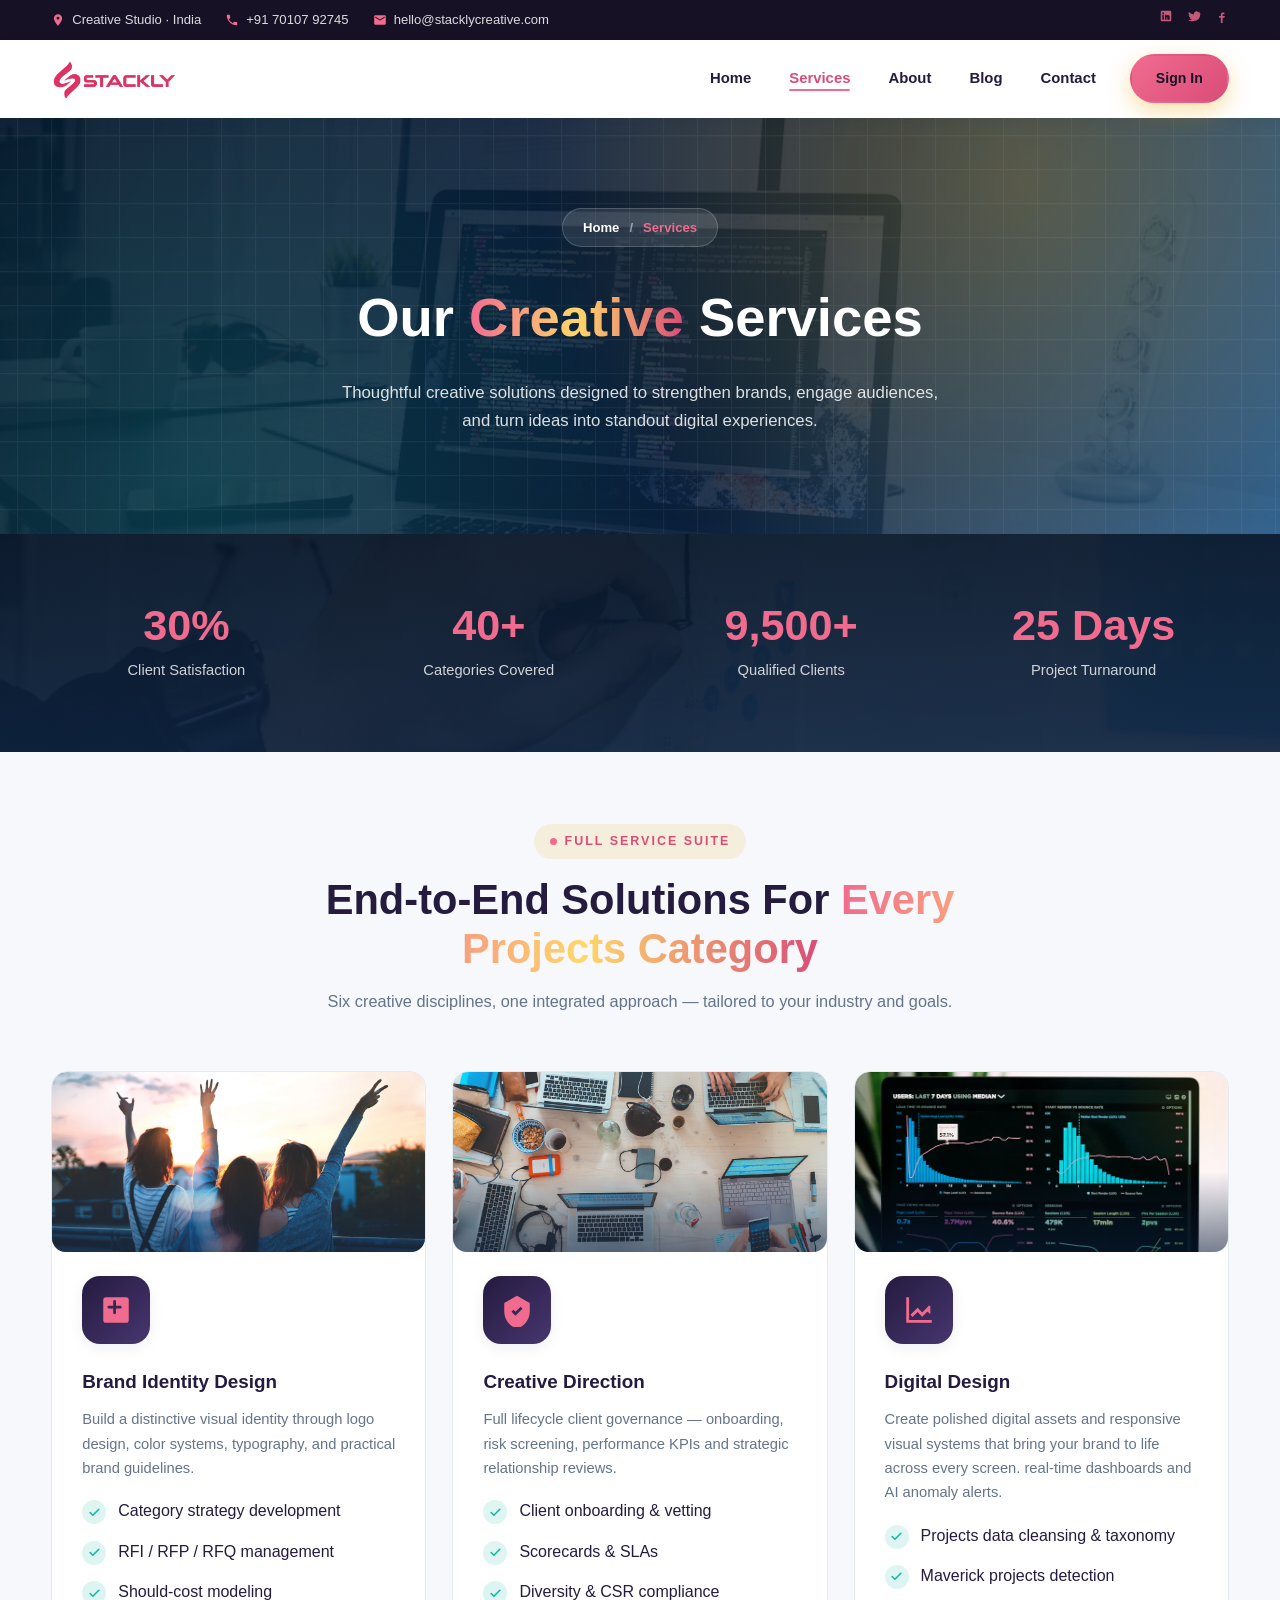
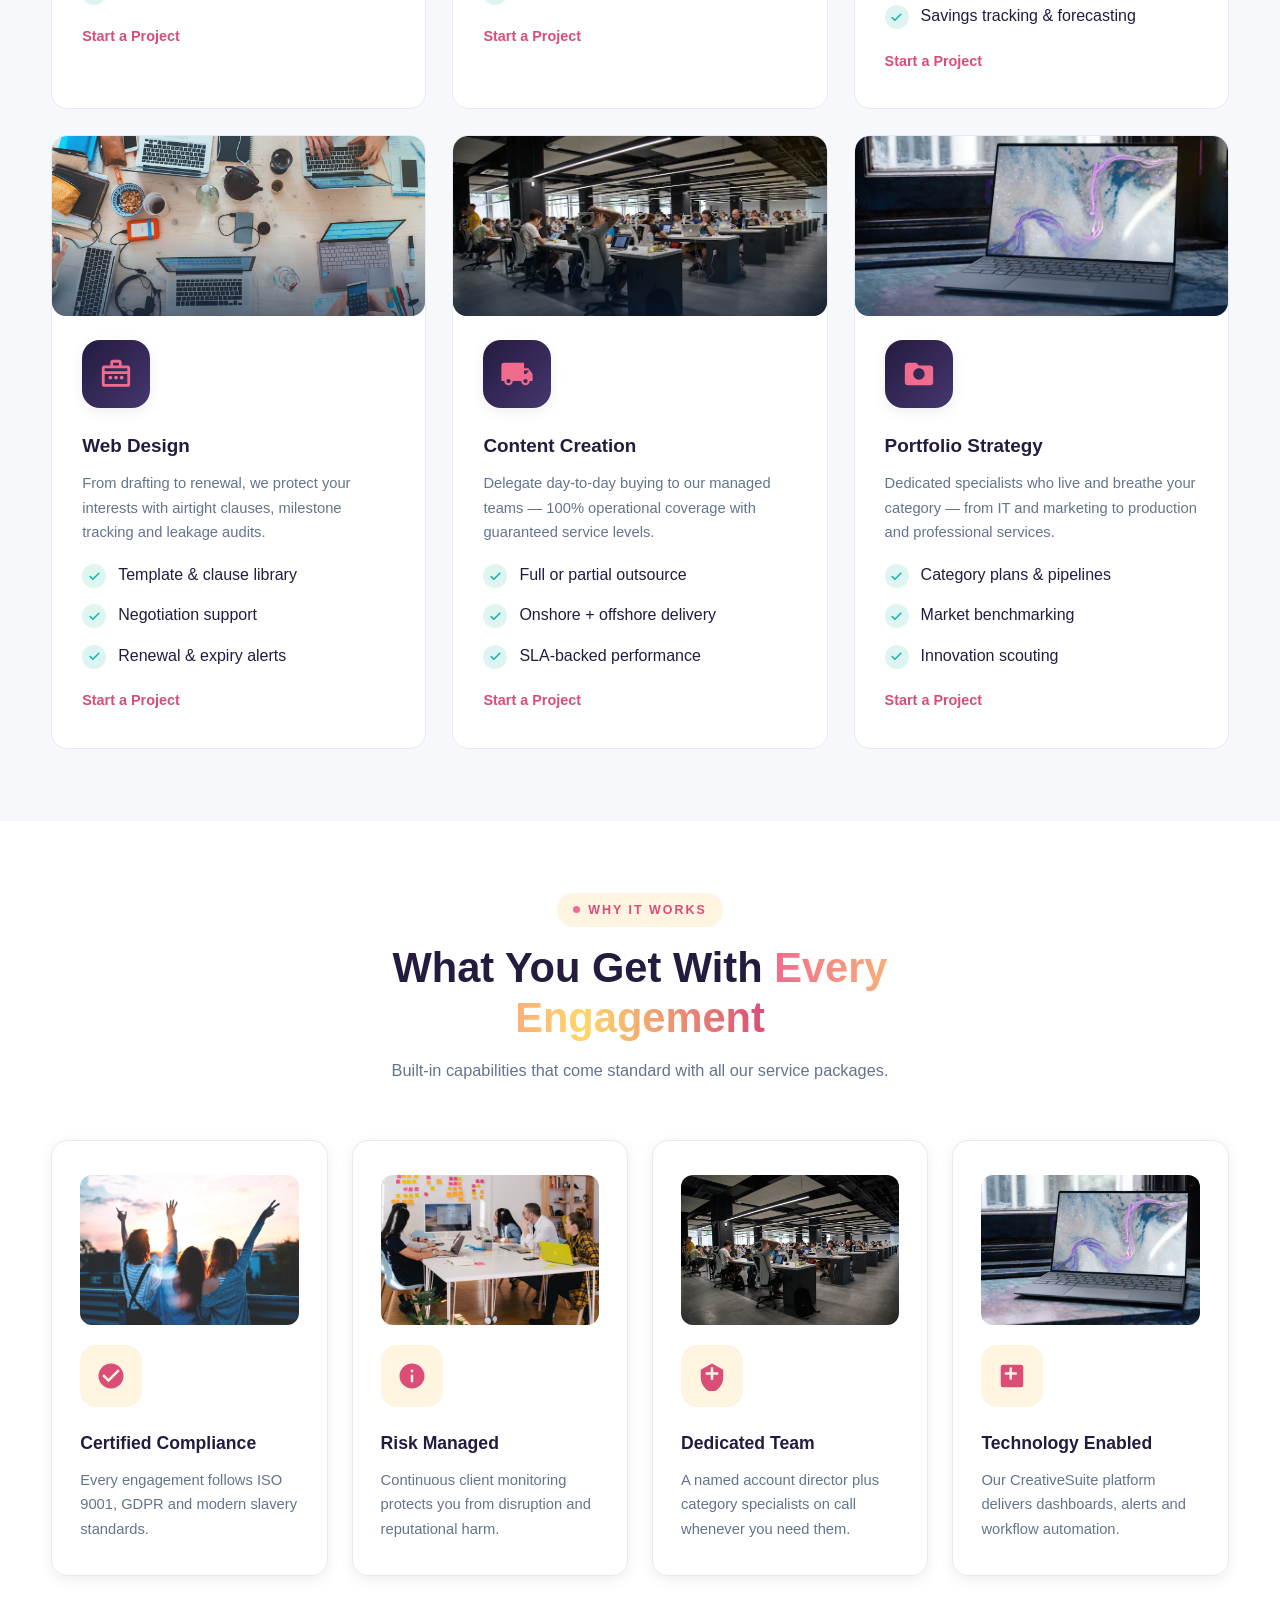
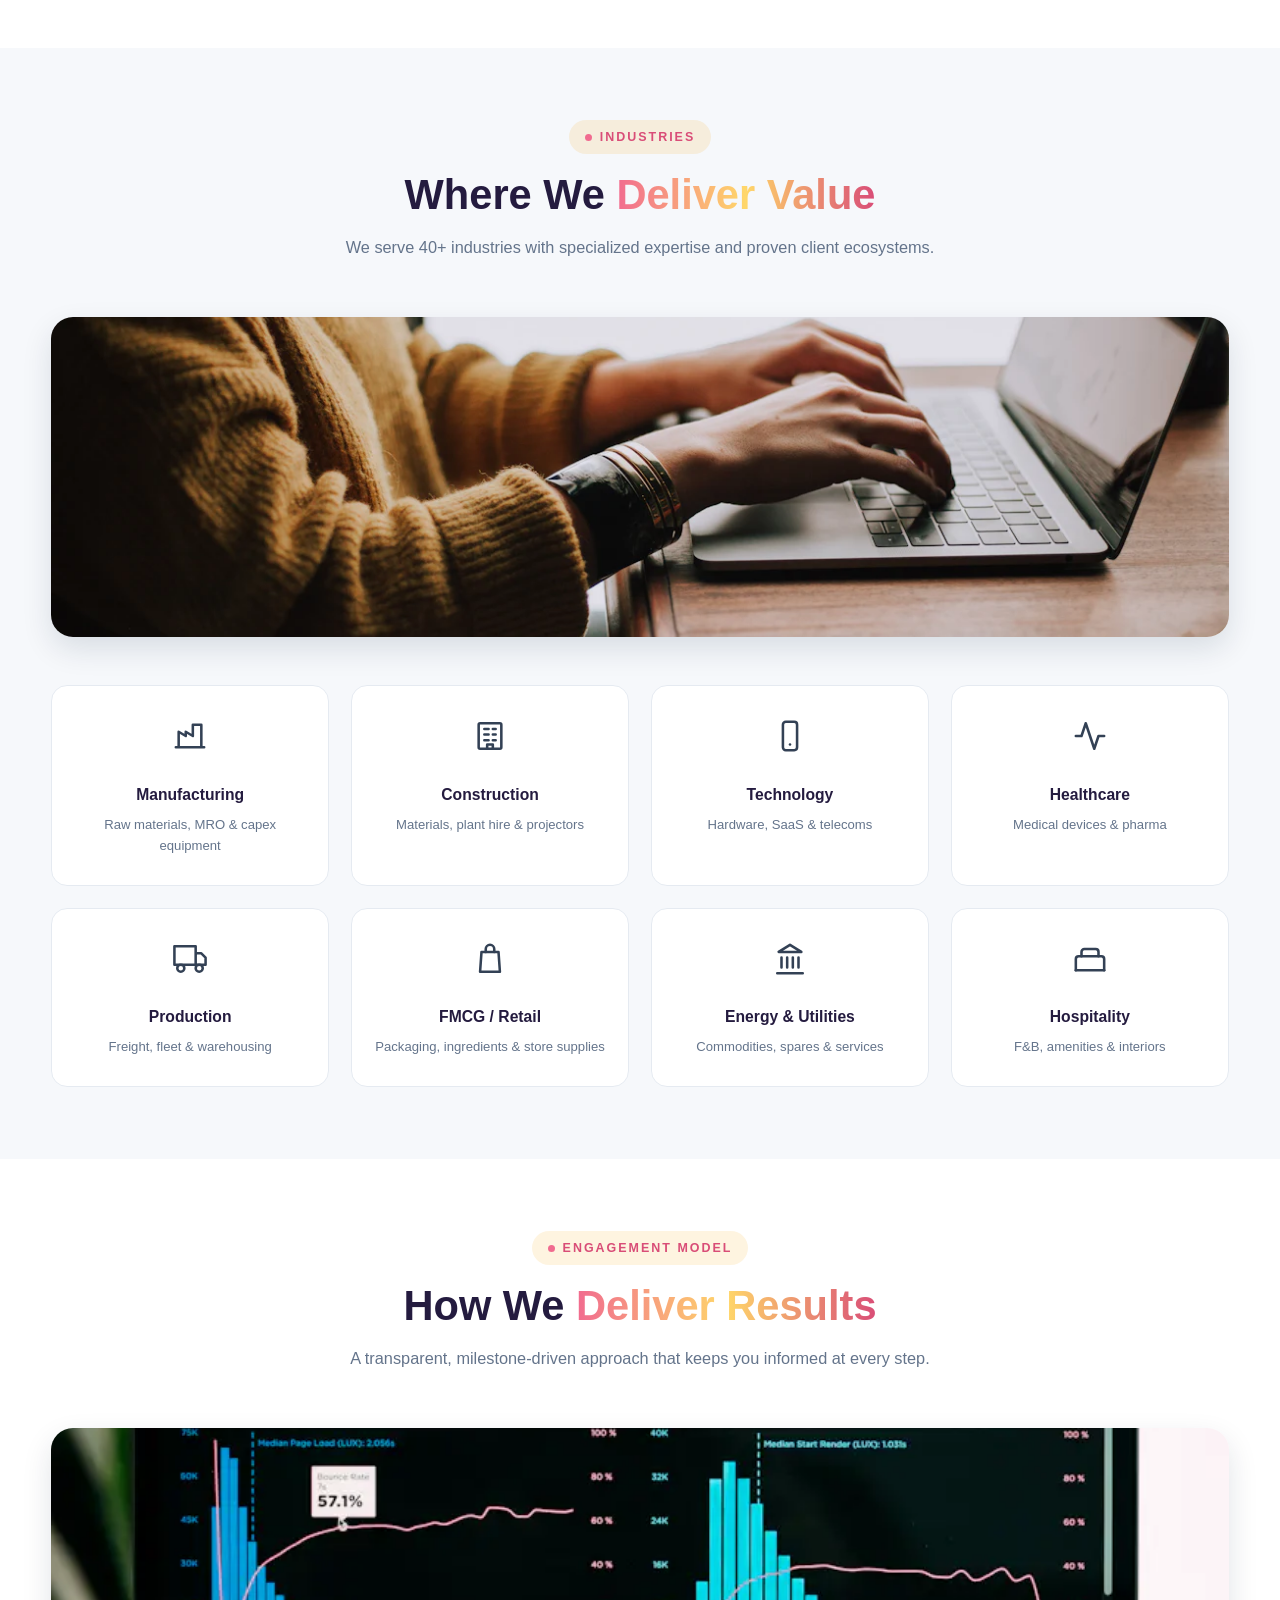
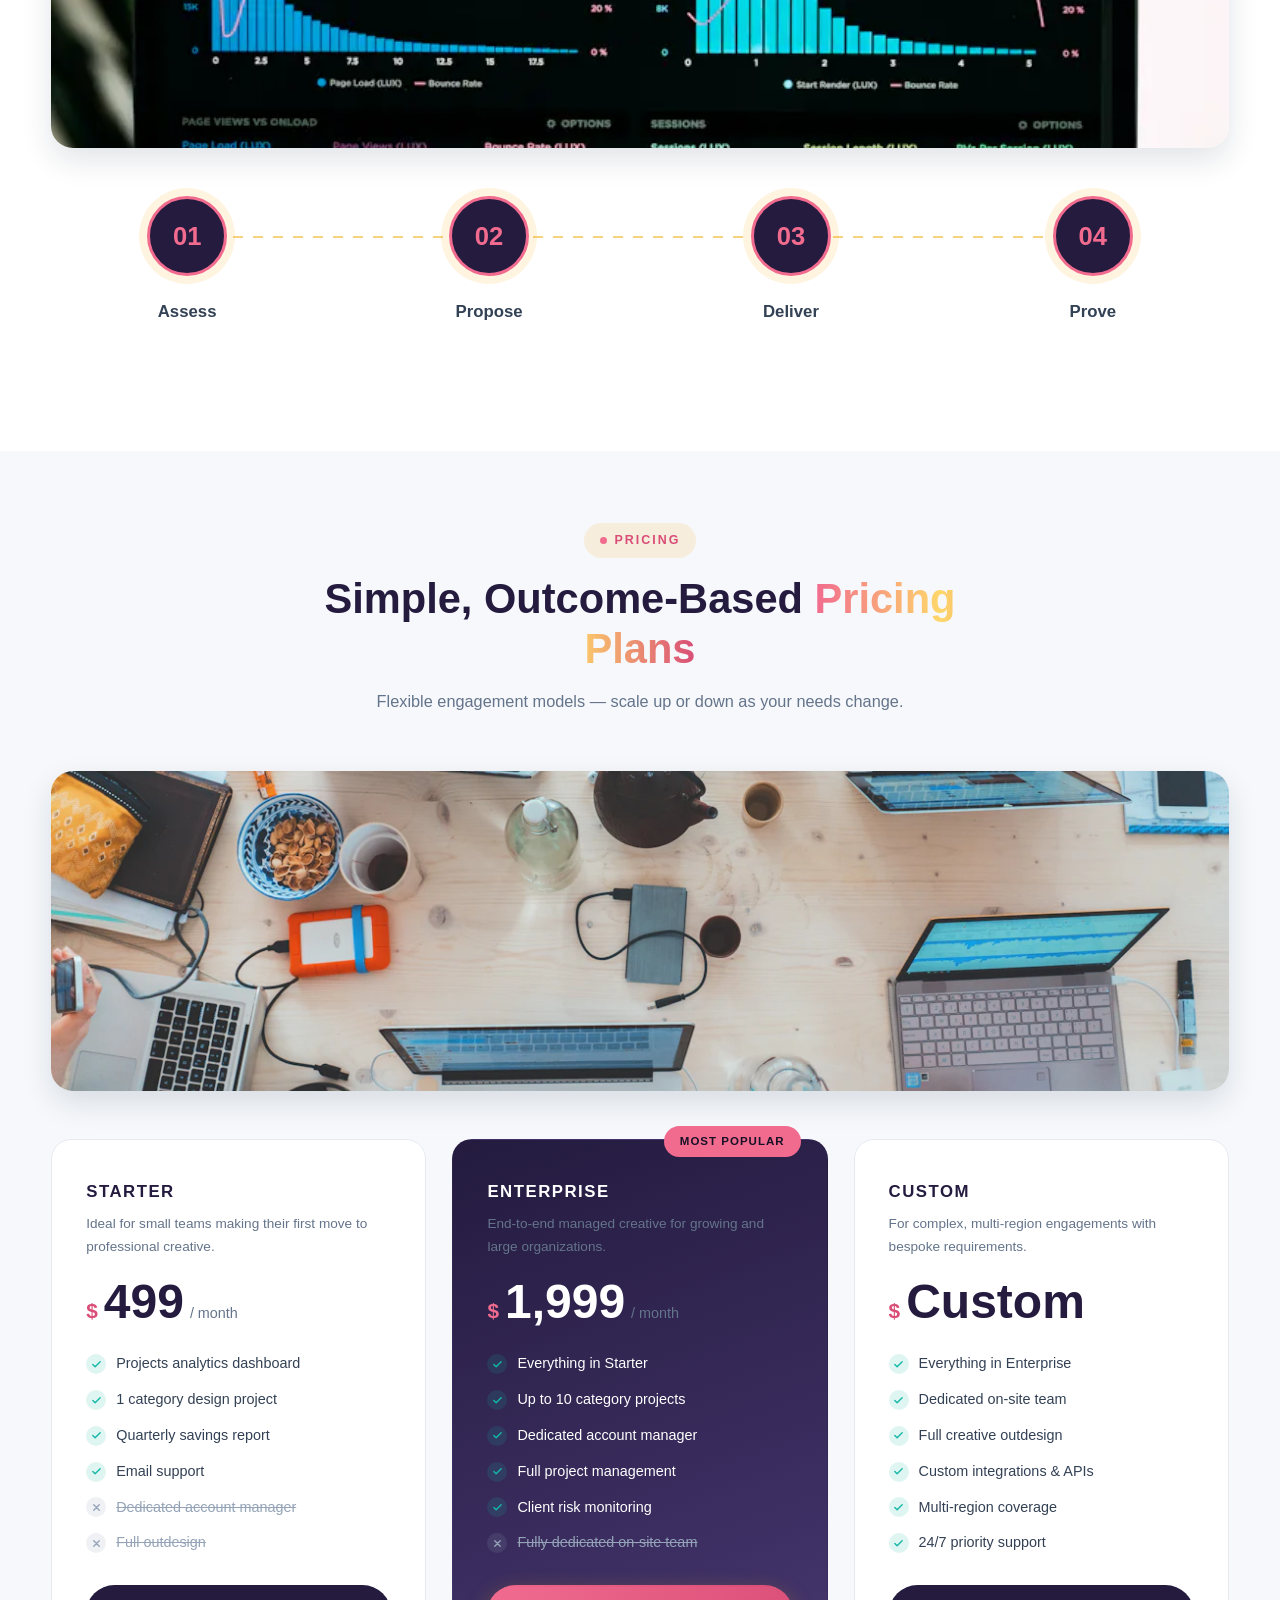
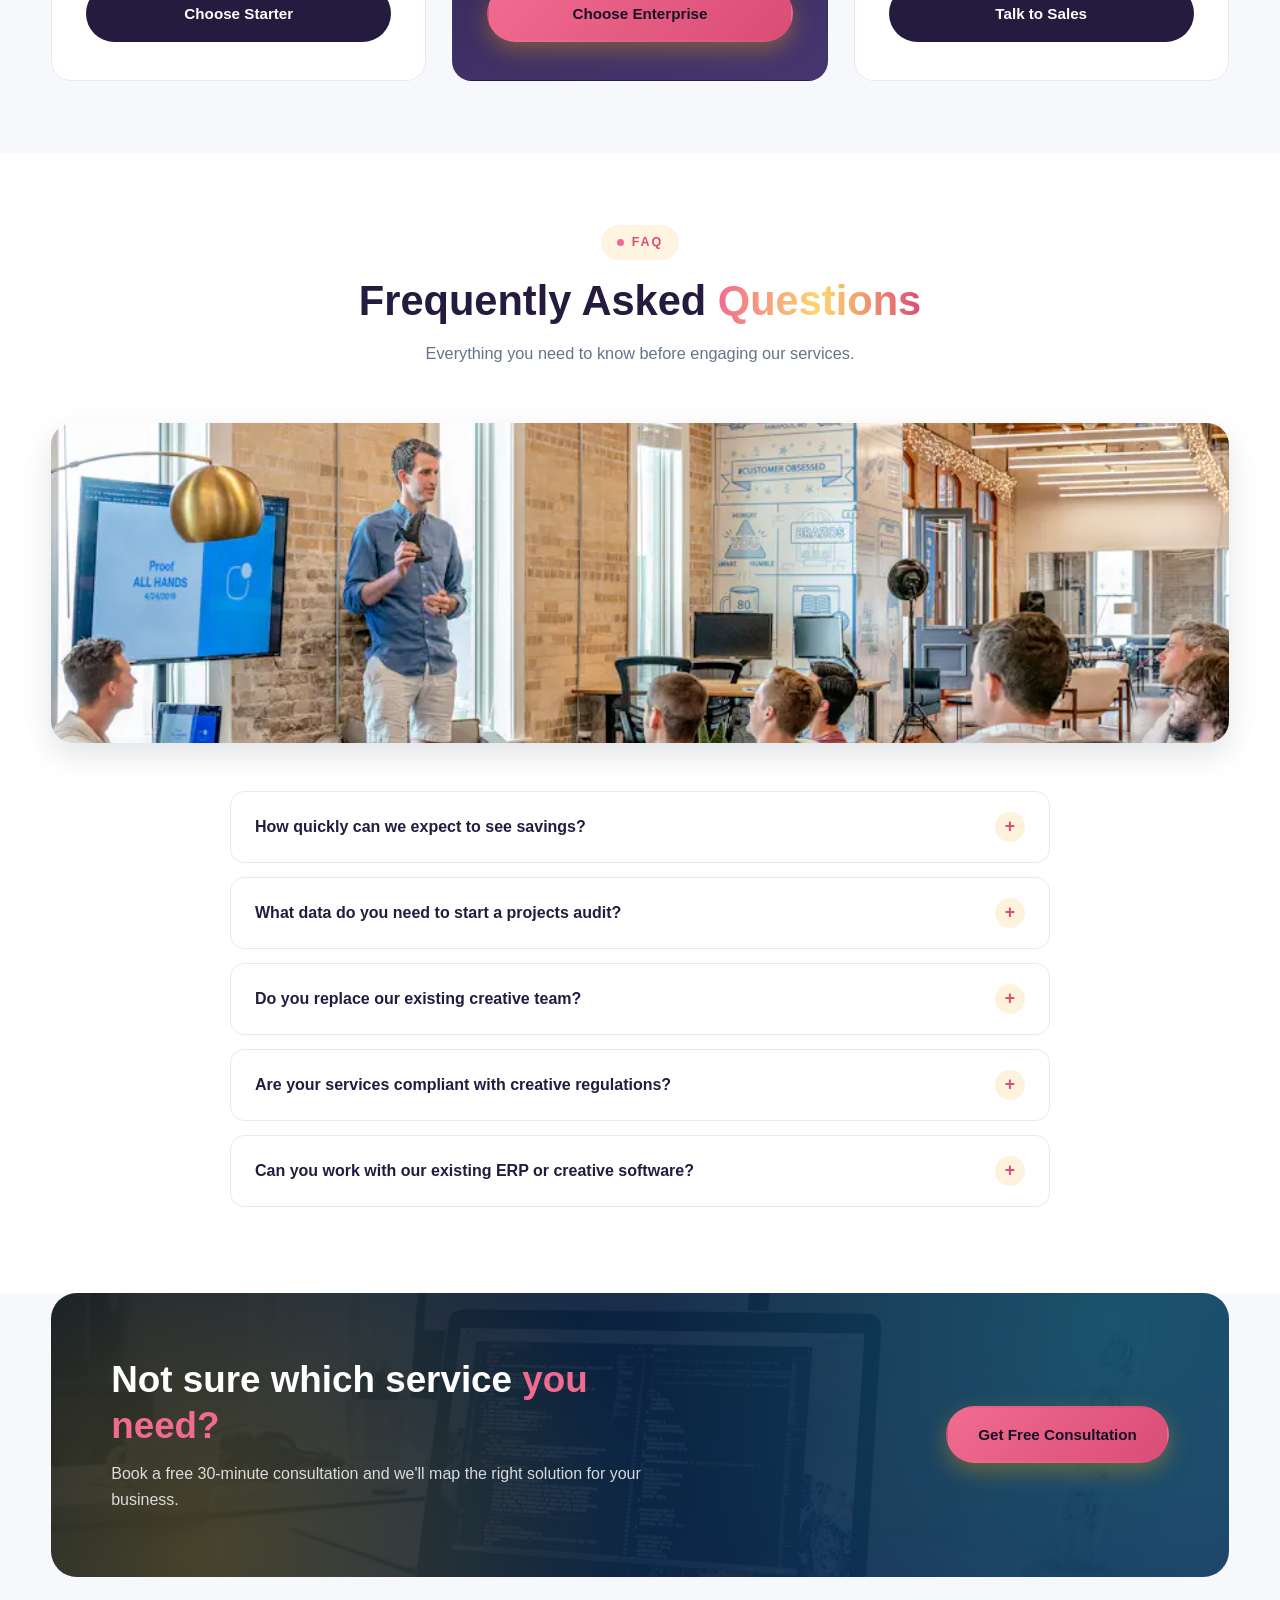
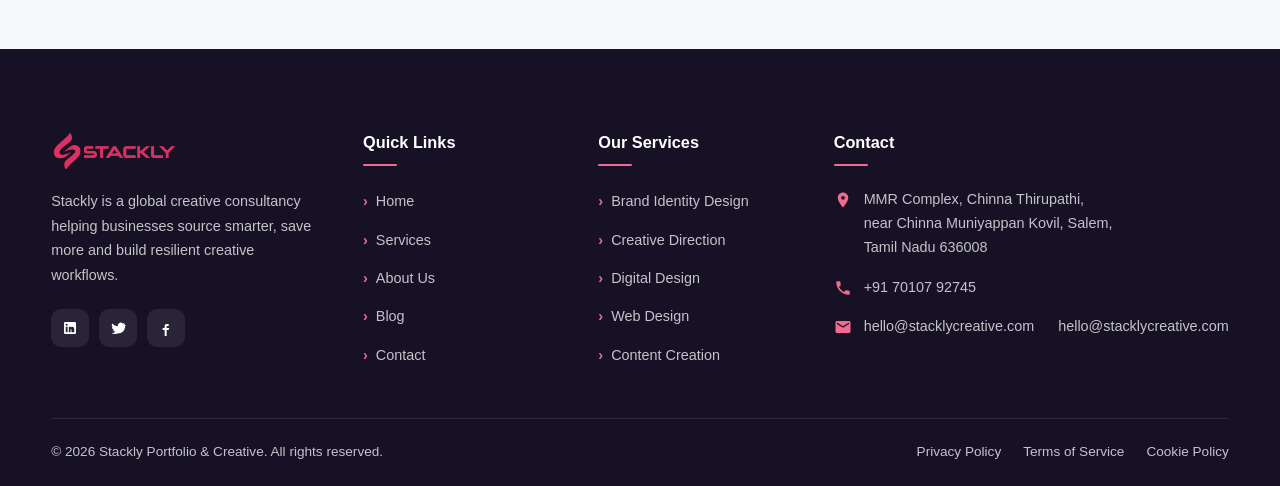
<file: services.html>
<!DOCTYPE html>
<html lang="en">
<head>
  <meta charset="UTF-8">
  <meta name="viewport" content="width=device-width, initial-scale=1.0">
  <title>Creative Services | Stackly</title>
  <meta name="description" content="Explore our creative services: strategic design, project management, projects analytics, projects, outdesign and category management.">
  <link rel="stylesheet" href="css/style.css">
</head>
<body>
  <!-- Premium Preloader -->
  <div id="preloader" class="preloader">
    <div class="preloader-content">
      <div class="preloader-logo">
        <img src="assets/logo.webp" alt="Stackly Portfolio & Creative">
      </div>
      <div class="preloader-spinner">
        <div class="spinner-ring"></div>
        <div class="spinner-ring"></div>
        <div class="spinner-ring"></div>
      </div>
      <div class="preloader-text">Loading Creative Experience...</div>
      <div class="preloader-progress">
        <div class="preloader-bar"></div>
      </div>
    </div>
  </div>

  <!-- ===== Top bar ===== -->
  <div class="topbar">
    <div class="container">
      <div class="topbar-info">
        <span class="hide-sm">
          <svg viewBox="0 0 24 24"><path d="M12 2C8.13 2 5 5.13 5 9c0 5.25 7 13 7 13s7-7.75 7-13c0-3.87-3.13-7-7-7zm0 9.5A2.5 2.5 0 1 1 12 6.5a2.5 2.5 0 0 1 0 5z"/></svg>
          Creative Studio · India
        </span>
        <span>
          <svg viewBox="0 0 24 24"><path d="M6.62 10.79c1.44 2.83 3.76 5.14 6.59 6.59l2.2-2.2c.27-.27.67-.36 1.02-.24 1.12.37 2.33.57 3.57.57.55 0 1 .45 1 1V20c0 .55-.45 1-1 1-9.39 0-17-7.61-17-17 0-.55.45-1 1-1h3.5c.55 0 1 .45 1 1 0 1.25.2 2.45.57 3.57.11.35.03.74-.25 1.02l-2.2 2.2z"/></svg>
          <a href="404.html">+91 70107 92745</a>
        </span>
        <span>
          <svg viewBox="0 0 24 24"><path d="M20 4H4c-1.1 0-1.99.9-1.99 2L2 18c0 1.1.9 2 2 2h16c1.1 0 2-.9 2-2V6c0-1.1-.9-2-2-2zm0 4l-8 5-8-5V6l8 5 8-5v2z"/></svg>
          <a href="404.html">hello@stacklycreative.com</a>
        </span>
      </div>
      <div class="topbar-social">
        <a href="404.html" aria-label="LinkedIn"><svg viewBox="0 0 24 24"><path d="M19 3a2 2 0 0 1 2 2v14a2 2 0 0 1-2 2H5a2 2 0 0 1-2-2V5a2 2 0 0 1 2-2h14zM8.34 18.34V10H5.67v8.34h2.67zM7 8.75a1.55 1.55 0 1 0 0-3.1 1.55 1.55 0 0 0 0 3.1zm11.34 9.59v-4.58c0-2.45-1.31-3.59-3.05-3.59-1.41 0-2.04.77-2.39 1.32V10H10.2v8.34h2.67v-4.13c0-.24.18-.52.64-.52.53 0 .72.39.72 1.03v3.62h2.67z"/></svg></a>
        <a href="404.html" aria-label="Twitter"><svg viewBox="0 0 24 24"><path d="M22.46 6c-.77.35-1.6.58-2.46.69.88-.53 1.56-1.37 1.88-2.38-.83.5-1.75.85-2.72 1.05a4.3 4.3 0 0 0-7.32 3.92A12.2 12.2 0 0 1 3.39 5.1a4.3 4.3 0 0 0 1.33 5.73c-.7-.02-1.36-.21-1.94-.53v.05a4.3 4.3 0 0 0 3.45 4.21c-.63.17-1.3.2-1.93.08a4.3 4.3 0 0 0 4.02 2.98 8.6 8.6 0 0 1-5.33 1.84c-.35 0-.69-.02-1.03-.06A12.14 12.14 0 0 0 12.6 20c6.4 0 9.9-5.3 9.9-9.9 0-.15 0-.3-.01-.45A7.1 7.1 0 0 0 24 7.53c-.66.29-1.37.49-2.1.58z"/></svg></a>
        <a href="404.html" aria-label="Facebook"><svg viewBox="0 0 24 24"><path d="M13 9h3V6h-3c-1.66 0-3 1.34-3 3v3H7v3h3v9h3v-9h3l1-3h-4V9.5c0-.28.22-.5.5-.5z"/></svg></a>
      </div>
    </div>
  </div>

  <!-- ===== Navbar ===== -->
  <nav class="navbar">
    <div class="container nav-inner">
      <a href="index.html" class="brand">
        <img src="assets/logo.webp" alt="Stackly Portfolio & Creative">
      </a>
      <ul class="nav-menu" id="navMenu">
        <li><a href="index.html" class="nav-link">Home</a></li>
        <li><a href="services.html" class="nav-link active">Services</a></li>
        <li><a href="about.html" class="nav-link">About</a></li>
        <li><a href="blog.html" class="nav-link">Blog</a></li>
        <li><a href="contact.html" class="nav-link">Contact</a></li>
        <li class="nav-cta"><a href="signin.html" class="btn btn-gold">Sign In</a></li>
      </ul>
      <button class="nav-toggle" id="navToggle" aria-label="Toggle menu">
        <span></span><span></span><span></span>
      </button>
    </div>
  </nav>

  <!-- ===== 1. PAGE HERO ===== -->
  <section class="page-hero">
    <div class="container">
      <div class="breadcrumb">
        <a href="index.html">Home</a><span class="sep">/</span><span class="cur">Services</span>
      </div>
      <h1>Our <span class="accent">Creative</span> Services</h1>
      <p>Thoughtful creative solutions designed to strengthen brands, engage audiences, and turn ideas into standout digital experiences.</p>
    </div>
  </section>

  <!-- ===== 2. VALUE STRIP ===== -->
  <section class="stats-band">
    <div class="container">
      <div class="stats-grid">
        <div class="stat-item reveal">
          <div class="counter" data-target="30" data-suffix="%">0</div>
          <p>Client Satisfaction</p>
        </div>
        <div class="stat-item reveal">
          <div class="counter" data-target="40" data-suffix="+">0</div>
          <p>Categories Covered</p>
        </div>
        <div class="stat-item reveal">
          <div class="counter" data-target="9500" data-suffix="+">0</div>
          <p>Qualified Clients</p>
        </div>
        <div class="stat-item reveal">
          <div class="counter" data-target="25" data-suffix=" Days">0</div>
          <p>Project Turnaround</p>
        </div>
      </div>
    </div>
  </section>

  <!-- ===== 3. DETAILED SERVICES ===== -->
  <section>
    <div class="container">
      <div class="section-header center reveal">
        <span class="section-tag">Full Service Suite</span>
        <h2 class="section-title">End-to-End Solutions For <span class="accent">Every Projects Category</span></h2>
        <p class="section-subtitle">Six creative disciplines, one integrated approach — tailored to your industry and goals.</p>
      </div>
      <div class="services-grid" data-stagger>
        <article class="service-card reveal">
          <div class="thumb"><img src="assets/svc-design.webp" alt="Strategic design team"></div>
          <span class="icon"><svg viewBox="0 0 24 24"><path d="M19 3H5a2 2 0 0 0-2 2v14a2 2 0 0 0 2 2h14a2 2 0 0 0 2-2V5a2 2 0 0 0-2-2zm-4 8h-3v3a1 1 0 0 1-2 0v-3H7a1 1 0 0 1 0-2h3V6a1 1 0 0 1 2 0v3h3a1 1 0 0 1 0 2z"/></svg></span>
          <h3>Brand Identity Design</h3>
          <p>Build a distinctive visual identity through logo design, color systems, typography, and practical brand guidelines.</p>
          <ul class="check-list" style="margin:0 0 18px;">
            <li><span class="tick"><svg viewBox="0 0 24 24" fill="none" stroke="currentColor" stroke-width="3" stroke-linecap="round" stroke-linejoin="round" aria-hidden="true"><path d="M20 6 9 17l-5-5"/></svg></span> Category strategy development</li>
            <li><span class="tick"><svg viewBox="0 0 24 24" fill="none" stroke="currentColor" stroke-width="3" stroke-linecap="round" stroke-linejoin="round" aria-hidden="true"><path d="M20 6 9 17l-5-5"/></svg></span> RFI / RFP / RFQ management</li>
            <li><span class="tick"><svg viewBox="0 0 24 24" fill="none" stroke="currentColor" stroke-width="3" stroke-linecap="round" stroke-linejoin="round" aria-hidden="true"><path d="M20 6 9 17l-5-5"/></svg></span> Should-cost modeling</li>
          </ul>
          <a href="404.html" class="link">Start a Project</a>
        </article>
        <article class="service-card reveal">
          <div class="thumb"><img src="assets/svc-project.webp" alt="Project management partnership"></div>
          <span class="icon"><svg viewBox="0 0 24 24"><path d="M12 2 3 7v6c0 5.55 3.84 10.74 9 12 5.16-1.26 9-6.45 9-12V7l-9-5zm-1.06 14.12-2.83-2.83 1.41-1.41 1.42 1.41 3.54-3.54 1.41 1.41-4.95 4.96z"/></svg></span>
          <h3>Creative Direction</h3>
          <p>Full lifecycle client governance — onboarding, risk screening, performance KPIs and strategic relationship reviews.</p>
          <ul class="check-list" style="margin:0 0 18px;">
            <li><span class="tick"><svg viewBox="0 0 24 24" fill="none" stroke="currentColor" stroke-width="3" stroke-linecap="round" stroke-linejoin="round" aria-hidden="true"><path d="M20 6 9 17l-5-5"/></svg></span> Client onboarding &amp; vetting</li>
            <li><span class="tick"><svg viewBox="0 0 24 24" fill="none" stroke="currentColor" stroke-width="3" stroke-linecap="round" stroke-linejoin="round" aria-hidden="true"><path d="M20 6 9 17l-5-5"/></svg></span> Scorecards &amp; SLAs</li>
            <li><span class="tick"><svg viewBox="0 0 24 24" fill="none" stroke="currentColor" stroke-width="3" stroke-linecap="round" stroke-linejoin="round" aria-hidden="true"><path d="M20 6 9 17l-5-5"/></svg></span> Diversity &amp; CSR compliance</li>
          </ul>
          <a href="404.html" class="link">Start a Project</a>
        </article>
        <article class="service-card reveal">
          <div class="thumb"><img src="assets/svc-analytics.webp" alt="Projects analytics dashboard"></div>
          <span class="icon"><svg viewBox="0 0 24 24"><path d="M3 3v18h18v-2H5V3H3zm16 6-4.71 4.71L11 10.41l-5 5L7.41 17 11 13.41l3.29 3.29L18 13l2 2V9h-1z"/></svg></span>
          <h3>Digital Design</h3>
          <p>Create polished digital assets and responsive visual systems that bring your brand to life across every screen. real-time dashboards and AI anomaly alerts.</p>
          <ul class="check-list" style="margin:0 0 18px;">
            <li><span class="tick"><svg viewBox="0 0 24 24" fill="none" stroke="currentColor" stroke-width="3" stroke-linecap="round" stroke-linejoin="round" aria-hidden="true"><path d="M20 6 9 17l-5-5"/></svg></span> Projects data cleansing &amp; taxonomy</li>
            <li><span class="tick"><svg viewBox="0 0 24 24" fill="none" stroke="currentColor" stroke-width="3" stroke-linecap="round" stroke-linejoin="round" aria-hidden="true"><path d="M20 6 9 17l-5-5"/></svg></span> Maverick projects detection</li>
            <li><span class="tick"><svg viewBox="0 0 24 24" fill="none" stroke="currentColor" stroke-width="3" stroke-linecap="round" stroke-linejoin="round" aria-hidden="true"><path d="M20 6 9 17l-5-5"/></svg></span> Savings tracking &amp; forecasting</li>
          </ul>
          <a href="404.html" class="link">Start a Project</a>
        </article>
        <article class="service-card reveal">
          <div class="thumb"><img src="assets/svc-project.webp" alt="Project lifecycle management"></div>
          <span class="icon"><svg viewBox="0 0 24 24"><path d="M20 6h-4V4a2 2 0 0 0-2-2h-4a2 2 0 0 0-2 2v2H4a2 2 0 0 0-2 2v11a2 2 0 0 0 2 2h16a2 2 0 0 0 2-2V8a2 2 0 0 0-2-2zM10 4h4v2h-4V4zm10 15H4v-7h16v7zm0-9H4V8h16v2z"/><circle cx="8" cy="14.5" r="1.3"/><circle cx="12" cy="14.5" r="1.3"/><circle cx="16" cy="14.5" r="1.3"/></svg></span>
          <h3>Web Design</h3>
          <p>From drafting to renewal, we protect your interests with airtight clauses, milestone tracking and leakage audits.</p>
          <ul class="check-list" style="margin:0 0 18px;">
            <li><span class="tick"><svg viewBox="0 0 24 24" fill="none" stroke="currentColor" stroke-width="3" stroke-linecap="round" stroke-linejoin="round" aria-hidden="true"><path d="M20 6 9 17l-5-5"/></svg></span> Template &amp; clause library</li>
            <li><span class="tick"><svg viewBox="0 0 24 24" fill="none" stroke="currentColor" stroke-width="3" stroke-linecap="round" stroke-linejoin="round" aria-hidden="true"><path d="M20 6 9 17l-5-5"/></svg></span> Negotiation support</li>
            <li><span class="tick"><svg viewBox="0 0 24 24" fill="none" stroke="currentColor" stroke-width="3" stroke-linecap="round" stroke-linejoin="round" aria-hidden="true"><path d="M20 6 9 17l-5-5"/></svg></span> Renewal &amp; expiry alerts</li>
          </ul>
          <a href="404.html" class="link">Start a Project</a>
        </article>
        <article class="service-card reveal">
          <div class="thumb"><img src="assets/svc-outsource.webp" alt="Creative outdesign team"></div>
          <span class="icon"><svg viewBox="0 0 24 24"><path d="M20 8h-3V4H3a2 2 0 0 0-2 2v11h2a3 3 0 0 0 6 0h6a3 3 0 0 0 6 0h2V12l-3-4zM6 18.5A1.5 1.5 0 1 1 7.5 17 1.5 1.5 0 0 1 6 18.5zm12 0A1.5 1.5 0 1 1 19.5 17 1.5 1.5 0 0 1 18 18.5zM17 12V9.5h3.5L18.5 12H17z"/></svg></span>
          <h3>Content Creation</h3>
          <p>Delegate day-to-day buying to our managed teams — 100% operational coverage with guaranteed service levels.</p>
          <ul class="check-list" style="margin:0 0 18px;">
            <li><span class="tick"><svg viewBox="0 0 24 24" fill="none" stroke="currentColor" stroke-width="3" stroke-linecap="round" stroke-linejoin="round" aria-hidden="true"><path d="M20 6 9 17l-5-5"/></svg></span> Full or partial outsource</li>
            <li><span class="tick"><svg viewBox="0 0 24 24" fill="none" stroke="currentColor" stroke-width="3" stroke-linecap="round" stroke-linejoin="round" aria-hidden="true"><path d="M20 6 9 17l-5-5"/></svg></span> Onshore + offshore delivery</li>
            <li><span class="tick"><svg viewBox="0 0 24 24" fill="none" stroke="currentColor" stroke-width="3" stroke-linecap="round" stroke-linejoin="round" aria-hidden="true"><path d="M20 6 9 17l-5-5"/></svg></span> SLA-backed performance</li>
          </ul>
          <a href="404.html" class="link">Start a Project</a>
        </article>
        <article class="service-card reveal">
          <div class="thumb"><img src="assets/svc-category.webp" alt="Category management on laptop"></div>
          <span class="icon"><svg viewBox="0 0 24 24"><path d="M20 6H12l-2-2H4c-1.1 0-1.99.9-1.99 2L2 18c0 1.1.9 2 2 2h16c1.1 0 2-.9 2-2V8c0-1.1-.9-2-2-2zm-8 10c-2.21 0-4-1.79-4-4s1.79-4 4-4 4 1.79 4 4-1.79 4-4 4z"/></svg></span>
          <h3>Portfolio Strategy</h3>
          <p>Dedicated specialists who live and breathe your category — from IT and marketing to production and professional services.</p>
          <ul class="check-list" style="margin:0 0 18px;">
            <li><span class="tick"><svg viewBox="0 0 24 24" fill="none" stroke="currentColor" stroke-width="3" stroke-linecap="round" stroke-linejoin="round" aria-hidden="true"><path d="M20 6 9 17l-5-5"/></svg></span> Category plans &amp; pipelines</li>
            <li><span class="tick"><svg viewBox="0 0 24 24" fill="none" stroke="currentColor" stroke-width="3" stroke-linecap="round" stroke-linejoin="round" aria-hidden="true"><path d="M20 6 9 17l-5-5"/></svg></span> Market benchmarking</li>
            <li><span class="tick"><svg viewBox="0 0 24 24" fill="none" stroke="currentColor" stroke-width="3" stroke-linecap="round" stroke-linejoin="round" aria-hidden="true"><path d="M20 6 9 17l-5-5"/></svg></span> Innovation scouting</li>
          </ul>
          <a href="404.html" class="link">Start a Project</a>
        </article>
      </div>
    </div>
  </section>

  <!-- ===== 4. CAPABILITIES / FEATURES ===== -->
  <section class="section-alt">
    <div class="container">
      <div class="section-header center reveal">
        <span class="section-tag">Why It Works</span>
        <h2 class="section-title">What You Get With <span class="accent">Every Engagement</span></h2>
        <p class="section-subtitle">Built-in capabilities that come standard with all our service packages.</p>
      </div>
      <div class="feature-grid" data-stagger>
        <div class="feature-card reveal">
          <div class="feature-thumb"><img src="assets/svc-design.webp" alt="Certified compliance operations"></div>
          <span class="feature-icon"><svg viewBox="0 0 24 24"><path d="M12 2a10 10 0 1 0 10 10A10 10 0 0 0 12 2zm-2 15-5-5 1.41-1.41L10 14.17l7.59-7.59L19 8z"/></svg></span>
          <h3>Certified Compliance</h3>
          <p>Every engagement follows ISO 9001, GDPR and modern slavery standards.</p>
        </div>
        <div class="feature-card reveal">
          <div class="feature-thumb"><img src="assets/blog-creative.webp" alt="Risk managed creative workflow"></div>
          <span class="feature-icon"><svg viewBox="0 0 24 24"><path d="M12 2a10 10 0 1 0 10 10A10 10 0 0 0 12 2zm1 15h-2v-6h2v6zm0-8h-2V7h2v2z"/></svg></span>
          <h3>Risk Managed</h3>
          <p>Continuous client monitoring protects you from disruption and reputational harm.</p>
        </div>
        <div class="feature-card reveal">
          <div class="feature-thumb"><img src="assets/svc-outsource.webp" alt="Dedicated creative team"></div>
          <span class="feature-icon"><svg viewBox="0 0 24 24"><path d="M12 2 3 7v6c0 5.55 3.84 10.74 9 12 5.16-1.26 9-6.45 9-12V7l-9-5zm5 9h-4v4h-2v-4H7v-2h4V5h2v4h4v2z"/></svg></span>
          <h3>Dedicated Team</h3>
          <p>A named account director plus category specialists on call whenever you need them.</p>
        </div>
        <div class="feature-card reveal">
          <div class="feature-thumb"><img src="assets/svc-category.webp" alt="Technology enabled creative"></div>
          <span class="feature-icon"><svg viewBox="0 0 24 24"><path d="M19 3H5a2 2 0 0 0-2 2v14a2 2 0 0 0 2 2h14a2 2 0 0 0 2-2V5a2 2 0 0 0-2-2zm-4 8h-3v3a1 1 0 0 1-2 0v-3H7a1 1 0 0 1 0-2h3V6a1 1 0 0 1 2 0v3h3a1 1 0 0 1 0 2z"/></svg></span>
          <h3>Technology Enabled</h3>
          <p>Our CreativeSuite platform delivers dashboards, alerts and workflow automation.</p>
        </div>
      </div>
    </div>
  </section>

  <!-- ===== 5. INDUSTRIES SERVED ===== -->
  <section>
    <div class="container">
      <div class="section-header center reveal">
        <span class="section-tag">Industries</span>
        <h2 class="section-title">Where We <span class="accent">Deliver Value</span></h2>
        <p class="section-subtitle">We serve 40+ industries with specialized expertise and proven client ecosystems.</p>
      </div>
      <div class="section-banner reveal-scale">
        <img src="assets/hero.webp" alt="Industries and sectors we serve">
      </div>
      <div class="industries-grid" data-stagger>
        <div class="industry-card reveal"><span class="em"><svg viewBox="0 0 24 24" fill="none" stroke="currentColor" stroke-width="1.8" stroke-linecap="round" stroke-linejoin="round" aria-hidden="true"><path d="M2 20h20M4 20V9l5 3V9l5 3V4h6v16"/></svg></span><h4>Manufacturing</h4><p>Raw materials, MRO &amp; capex equipment</p></div>
        <div class="industry-card reveal"><span class="em"><svg viewBox="0 0 24 24" fill="none" stroke="currentColor" stroke-width="1.8" stroke-linecap="round" stroke-linejoin="round" aria-hidden="true"><rect x="4" y="3" width="16" height="18" rx="1"/><path d="M8 7h3M8 11h3M8 15h3M14 7h2M14 11h2M14 15h2M10 21v-3h4v3"/></svg></span><h4>Construction</h4><p>Materials, plant hire &amp; projectors</p></div>
        <div class="industry-card reveal"><span class="em"><svg viewBox="0 0 24 24" fill="none" stroke="currentColor" stroke-width="1.8" stroke-linecap="round" stroke-linejoin="round" aria-hidden="true"><rect x="7" y="2" width="10" height="20" rx="2"/><path d="M12 18h.01"/></svg></span><h4>Technology</h4><p>Hardware, SaaS &amp; telecoms</p></div>
        <div class="industry-card reveal"><span class="em"><svg viewBox="0 0 24 24" fill="none" stroke="currentColor" stroke-width="1.8" stroke-linecap="round" stroke-linejoin="round" aria-hidden="true"><path d="M22 12h-4l-3 9L9 3l-3 9H2"/></svg></span><h4>Healthcare</h4><p>Medical devices &amp; pharma</p></div>
        <div class="industry-card reveal"><span class="em"><svg viewBox="0 0 24 24" fill="none" stroke="currentColor" stroke-width="1.8" stroke-linecap="round" stroke-linejoin="round" aria-hidden="true"><path d="M1 3h15v13H1zM16 8h4l3 3v5h-7"/><circle cx="5.5" cy="18.5" r="2.5"/><circle cx="18.5" cy="18.5" r="2.5"/></svg></span><h4>Production</h4><p>Freight, fleet &amp; warehousing</p></div>
        <div class="industry-card reveal"><span class="em"><svg viewBox="0 0 24 24" fill="none" stroke="currentColor" stroke-width="1.8" stroke-linecap="round" stroke-linejoin="round" aria-hidden="true"><path d="M6 7h12l1 14H5L6 7z"/><path d="M9 7V5a3 3 0 0 1 6 0v2"/></svg></span><h4>FMCG / Retail</h4><p>Packaging, ingredients &amp; store supplies</p></div>
        <div class="industry-card reveal"><span class="em"><svg viewBox="0 0 24 24" fill="none" stroke="currentColor" stroke-width="1.8" stroke-linecap="round" stroke-linejoin="round" aria-hidden="true"><path d="M3 22h18M6 18v-7M10 18v-7M14 18v-7M18 18v-7M4 7h16L12 2 4 7z"/></svg></span><h4>Energy &amp; Utilities</h4><p>Commodities, spares &amp; services</p></div>
        <div class="industry-card reveal"><span class="em"><svg viewBox="0 0 24 24" fill="none" stroke="currentColor" stroke-width="1.8" stroke-linecap="round" stroke-linejoin="round" aria-hidden="true"><path d="M2 20v-8a2 2 0 0 1 2-2h16a2 2 0 0 1 2 2v8"/><path d="M6 10V7a2 2 0 0 1 2-2h8a2 2 0 0 1 2 2v3"/><path d="M2 20h20"/></svg></span><h4>Hospitality</h4><p>F&amp;B, amenities &amp; interiors</p></div>
      </div>
    </div>
  </section>

  <!-- ===== 6. HOW WE DELIVER (PROCESS) ===== -->
  <section class="section-alt">
    <div class="container">
      <div class="section-header center reveal">
        <span class="section-tag">Engagement Model</span>
        <h2 class="section-title">How We <span class="accent">Deliver Results</span></h2>
        <p class="section-subtitle">A transparent, milestone-driven approach that keeps you informed at every step.</p>
      </div>
      <div class="section-banner reveal-scale">
        <img src="assets/svc-analytics.webp" alt="Data-driven creative delivery">
      </div>
      <div class="process-grid">
        <div class="process-step reveal">
          <div class="process-num">01</div>
          <h4>Assess</h4>
          <p>Free projects audit and opportunity sizing within 2 weeks.</p>
        </div>
        <div class="process-step reveal">
          <div class="process-num">02</div>
          <h4>Propose</h4>
          <p>Tailored roadmap with clear savings targets and timelines.</p>
        </div>
        <div class="process-step reveal">
          <div class="process-num">03</div>
          <h4>Deliver</h4>
          <p>Dedicated teams execute design and projecting.</p>
        </div>
        <div class="process-step reveal">
          <div class="process-num">04</div>
          <h4>Prove</h4>
          <p>Measured savings reported monthly against baseline.</p>
        </div>
      </div>
    </div>
  </section>

  <!-- ===== 7. PRICING ===== -->
  <section>
    <div class="container">
      <div class="section-header center reveal">
        <span class="section-tag">Pricing</span>
        <h2 class="section-title">Simple, Outcome-Based <span class="accent">Pricing Plans</span></h2>
        <p class="section-subtitle">Flexible engagement models — scale up or down as your needs change.</p>
      </div>
      <div class="section-banner reveal-scale">
        <img src="assets/svc-project.webp" alt="Outcome-based pricing plans">
      </div>
      <div class="pricing-grid" data-stagger>
        <div class="price-card reveal">
          <h4 class="plan-name">Starter</h4>
          <p class="plan-desc">Ideal for small teams making their first move to professional creative.</p>
          <div class="price"><span class="currency">$</span><span class="amount">499</span><span class="period">/ month</span></div>
          <ul class="features">
            <li><span class="tick"><svg viewBox="0 0 24 24" fill="none" stroke="currentColor" stroke-width="3" stroke-linecap="round" stroke-linejoin="round" aria-hidden="true"><path d="M20 6 9 17l-5-5"/></svg></span> Projects analytics dashboard</li>
            <li><span class="tick"><svg viewBox="0 0 24 24" fill="none" stroke="currentColor" stroke-width="3" stroke-linecap="round" stroke-linejoin="round" aria-hidden="true"><path d="M20 6 9 17l-5-5"/></svg></span> 1 category design project</li>
            <li><span class="tick"><svg viewBox="0 0 24 24" fill="none" stroke="currentColor" stroke-width="3" stroke-linecap="round" stroke-linejoin="round" aria-hidden="true"><path d="M20 6 9 17l-5-5"/></svg></span> Quarterly savings report</li>
            <li><span class="tick"><svg viewBox="0 0 24 24" fill="none" stroke="currentColor" stroke-width="3" stroke-linecap="round" stroke-linejoin="round" aria-hidden="true"><path d="M20 6 9 17l-5-5"/></svg></span> Email support</li>
            <li class="off"><span class="tick"><svg viewBox="0 0 24 24" fill="none" stroke="currentColor" stroke-width="3" stroke-linecap="round" stroke-linejoin="round" aria-hidden="true"><path d="M18 6 6 18M6 6l12 12"/></svg></span> Dedicated account manager</li>
            <li class="off"><span class="tick"><svg viewBox="0 0 24 24" fill="none" stroke="currentColor" stroke-width="3" stroke-linecap="round" stroke-linejoin="round" aria-hidden="true"><path d="M18 6 6 18M6 6l12 12"/></svg></span> Full outdesign</li>
          </ul>
          <a href="404.html" class="btn btn-navy" style="justify-content:center;">Choose Starter</a>
        </div>
        <div class="price-card featured reveal">
          <span class="ribbon">Most Popular</span>
          <h4 class="plan-name">Enterprise</h4>
          <p class="plan-desc">End-to-end managed creative for growing and large organizations.</p>
          <div class="price"><span class="currency">$</span><span class="amount">1,999</span><span class="period">/ month</span></div>
          <ul class="features">
            <li><span class="tick"><svg viewBox="0 0 24 24" fill="none" stroke="currentColor" stroke-width="3" stroke-linecap="round" stroke-linejoin="round" aria-hidden="true"><path d="M20 6 9 17l-5-5"/></svg></span> Everything in Starter</li>
            <li><span class="tick"><svg viewBox="0 0 24 24" fill="none" stroke="currentColor" stroke-width="3" stroke-linecap="round" stroke-linejoin="round" aria-hidden="true"><path d="M20 6 9 17l-5-5"/></svg></span> Up to 10 category projects</li>
            <li><span class="tick"><svg viewBox="0 0 24 24" fill="none" stroke="currentColor" stroke-width="3" stroke-linecap="round" stroke-linejoin="round" aria-hidden="true"><path d="M20 6 9 17l-5-5"/></svg></span> Dedicated account manager</li>
            <li><span class="tick"><svg viewBox="0 0 24 24" fill="none" stroke="currentColor" stroke-width="3" stroke-linecap="round" stroke-linejoin="round" aria-hidden="true"><path d="M20 6 9 17l-5-5"/></svg></span> Full project management</li>
            <li><span class="tick"><svg viewBox="0 0 24 24" fill="none" stroke="currentColor" stroke-width="3" stroke-linecap="round" stroke-linejoin="round" aria-hidden="true"><path d="M20 6 9 17l-5-5"/></svg></span> Client risk monitoring</li>
            <li class="off"><span class="tick"><svg viewBox="0 0 24 24" fill="none" stroke="currentColor" stroke-width="3" stroke-linecap="round" stroke-linejoin="round" aria-hidden="true"><path d="M18 6 6 18M6 6l12 12"/></svg></span> Fully dedicated on-site team</li>
          </ul>
          <a href="404.html" class="btn btn-gold" style="justify-content:center;">Choose Enterprise</a>
        </div>
        <div class="price-card reveal">
          <h4 class="plan-name">Custom</h4>
          <p class="plan-desc">For complex, multi-region engagements with bespoke requirements.</p>
          <div class="price"><span class="currency">$</span><span class="amount">Custom</span></div>
          <ul class="features">
            <li><span class="tick"><svg viewBox="0 0 24 24" fill="none" stroke="currentColor" stroke-width="3" stroke-linecap="round" stroke-linejoin="round" aria-hidden="true"><path d="M20 6 9 17l-5-5"/></svg></span> Everything in Enterprise</li>
            <li><span class="tick"><svg viewBox="0 0 24 24" fill="none" stroke="currentColor" stroke-width="3" stroke-linecap="round" stroke-linejoin="round" aria-hidden="true"><path d="M20 6 9 17l-5-5"/></svg></span> Dedicated on-site team</li>
            <li><span class="tick"><svg viewBox="0 0 24 24" fill="none" stroke="currentColor" stroke-width="3" stroke-linecap="round" stroke-linejoin="round" aria-hidden="true"><path d="M20 6 9 17l-5-5"/></svg></span> Full creative outdesign</li>
            <li><span class="tick"><svg viewBox="0 0 24 24" fill="none" stroke="currentColor" stroke-width="3" stroke-linecap="round" stroke-linejoin="round" aria-hidden="true"><path d="M20 6 9 17l-5-5"/></svg></span> Custom integrations &amp; APIs</li>
            <li><span class="tick"><svg viewBox="0 0 24 24" fill="none" stroke="currentColor" stroke-width="3" stroke-linecap="round" stroke-linejoin="round" aria-hidden="true"><path d="M20 6 9 17l-5-5"/></svg></span> Multi-region coverage</li>
            <li><span class="tick"><svg viewBox="0 0 24 24" fill="none" stroke="currentColor" stroke-width="3" stroke-linecap="round" stroke-linejoin="round" aria-hidden="true"><path d="M20 6 9 17l-5-5"/></svg></span> 24/7 priority support</li>
          </ul>
          <a href="404.html" class="btn btn-navy" style="justify-content:center;">Talk to Sales</a>
        </div>
      </div>
    </div>
  </section>

  <!-- ===== 8. FAQ ===== -->
  <section class="section-alt">
    <div class="container">
      <div class="section-header center reveal">
        <span class="section-tag">FAQ</span>
        <h2 class="section-title">Frequently Asked <span class="accent">Questions</span></h2>
        <p class="section-subtitle">Everything you need to know before engaging our services.</p>
      </div>
      <div class="section-banner reveal-scale">
        <img src="assets/blog-featured.webp" alt="Talk to our creative experts">
      </div>
      <div class="faq-wrap reveal">
        <div class="faq-item">
          <button class="faq-q">How quickly can we expect to see savings?<span class="faq-icon">+</span></button>
          <div class="faq-a"><p>Most clients see measurable savings within 4–6 weeks of project kickoff. Typical first-year savings range from 15% to 30% depending on category maturity and projects visibility.</p></div>
        </div>
        <div class="faq-item">
          <button class="faq-q">What data do you need to start a projects audit?<span class="faq-icon">+</span></button>
          <div class="faq-a"><p>We need 12–24 months of invoice or project data (even if messy). Our team cleanses and normalizes the data using CreativeSuite so you don't have to prepare anything special.</p></div>
        </div>
        <div class="faq-item">
          <button class="faq-q">Do you replace our existing creative team?<span class="faq-icon">+</span></button>
          <div class="faq-a"><p>No. We complement your team. Depending on the engagement model, we augment, coach or fully manage the function — it's your call.</p></div>
        </div>
        <div class="faq-item">
          <button class="faq-q">Are your services compliant with creative regulations?<span class="faq-icon">+</span></button>
          <div class="faq-a"><p>Absolutely. We operate under ISO 9001 quality standards, GDPR data protection and strict anti-corruption policies across all regions.</p></div>
        </div>
        <div class="faq-item">
          <button class="faq-q">Can you work with our existing ERP or creative software?<span class="faq-icon">+</span></button>
          <div class="faq-a"><p>Yes. CreativeSuite integrates with major ERPs (SAP, Oracle, NetSuite, Microsoft Dynamics) and leading e-creative platforms.</p></div>
        </div>
      </div>
    </div>
  </section>

  <!-- ===== CTA ===== -->
  <div class="pre-footer">
    <div class="container">
      <div class="cta-banner reveal-scale">
        <div>
          <h2>Not sure which service <span class="accent">you need?</span></h2>
          <p>Book a free 30-minute consultation and we'll map the right solution for your business.</p>
        </div>
        <a href="404.html" class="btn btn-gold">Get Free Consultation
        </a>
      </div>
    </div>
  </div>

  <!-- ===== FOOTER ===== -->
  <footer class="footer">
    <div class="container">
      <div class="footer-grid">
        <div class="footer-brand">
          <a href="index.html" class="brand">
            <img src="assets/logo.webp" alt="Stackly Portfolio & Creative">
          </a>
          <p class="footer-about">Stackly is a global creative consultancy helping businesses source smarter, save more and build resilient creative workflows.</p>
          <div class="footer-social">
            <a href="404.html" aria-label="LinkedIn"><svg viewBox="0 0 24 24"><path d="M19 3a2 2 0 0 1 2 2v14a2 2 0 0 1-2 2H5a2 2 0 0 1-2-2V5a2 2 0 0 1 2-2h14zM8.34 18.34V10H5.67v8.34h2.67zM7 8.75a1.55 1.55 0 1 0 0-3.1 1.55 1.55 0 0 0 0 3.1zm11.34 9.59v-4.58c0-2.45-1.31-3.59-3.05-3.59-1.41 0-2.04.77-2.39 1.32V10H10.2v8.34h2.67v-4.13c0-.24.18-.52.64-.52.53 0 .72.39.72 1.03v3.62h2.67z"/></svg></a>
            <a href="404.html" aria-label="Twitter"><svg viewBox="0 0 24 24"><path d="M22.46 6c-.77.35-1.6.58-2.46.69.88-.53 1.56-1.37 1.88-2.38-.83.5-1.75.85-2.72 1.05a4.3 4.3 0 0 0-7.32 3.92A12.2 12.2 0 0 1 3.39 5.1a4.3 4.3 0 0 0 1.33 5.73c-.7-.02-1.36-.21-1.94-.53v.05a4.3 4.3 0 0 0 3.45 4.21c-.63.17-1.3.2-1.93.08a4.3 4.3 0 0 0 4.02 2.98 8.6 8.6 0 0 1-5.33 1.84c-.35 0-.69-.02-1.03-.06A12.14 12.14 0 0 0 12.6 20c6.4 0 9.9-5.3 9.9-9.9 0-.15 0-.3-.01-.45A7.1 7.1 0 0 0 24 7.53c-.66.29-1.37.49-2.1.58z"/></svg></a>
            <a href="404.html" aria-label="Facebook"><svg viewBox="0 0 24 24"><path d="M13 9h3V6h-3c-1.66 0-3 1.34-3 3v3H7v3h3v9h3v-9h3l1-3h-4V9.5c0-.28.22-.5.5-.5z"/></svg></a>
          </div>
        </div>
        <div class="footer-col">
          <h4>Quick Links</h4>
          <ul class="footer-links">
            <li><a href="index.html">Home</a></li>
            <li><a href="services.html">Services</a></li>
            <li><a href="about.html">About Us</a></li>
            <li><a href="blog.html">Blog</a></li>
            <li><a href="contact.html">Contact</a></li>
          </ul>
        </div>
        <div class="footer-col">
          <h4>Our Services</h4>
          <ul class="footer-links">
            <li><a href="404.html">Brand Identity Design</a></li>
            <li><a href="404.html">Creative Direction</a></li>
            <li><a href="404.html">Digital Design</a></li>
            <li><a href="404.html">Web Design</a></li>
            <li><a href="404.html">Content Creation</a></li>
          </ul>
        </div>
        <div class="footer-col">
          <h4>Contact</h4>
          <ul class="footer-contact">
            <li><svg viewBox="0 0 24 24"><path d="M12 2C8.13 2 5 5.13 5 9c0 5.25 7 13 7 13s7-7.75 7-13c0-3.87-3.13-7-7-7zm0 9.5A2.5 2.5 0 1 1 12 6.5a2.5 2.5 0 0 1 0 5z"/></svg> MMR Complex, Chinna Thirupathi,<br>near Chinna Muniyappan Kovil, Salem,<br>Tamil Nadu 636008</li>
            <li><svg viewBox="0 0 24 24"><path d="M6.62 10.79c1.44 2.83 3.76 5.14 6.59 6.59l2.2-2.2c.27-.27.67-.36 1.02-.24 1.12.37 2.33.57 3.57.57.55 0 1 .45 1 1V20c0 .55-.45 1-1 1-9.39 0-17-7.61-17-17 0-.55.45-1 1-1h3.5c.55 0 1 .45 1 1 0 1.25.2 2.45.57 3.57.11.35.03.74-.25 1.02l-2.2 2.2z"/></svg> <a href="404.html">+91 70107 92745</a></li>
            <li><svg viewBox="0 0 24 24"><path d="M20 4H4c-1.1 0-1.99.9-1.99 2L2 18c0 1.1.9 2 2 2h16c1.1 0 2-.9 2-2V6c0-1.1-.9-2-2-2zm0 4l-8 5-8-5V6l8 5 8-5v2z"/></svg> <a href="404.html">hello@stacklycreative.com</a><br><a href="404.html">hello@stacklycreative.com</a></li>
          </ul>
        </div>
      </div>
      <div class="footer-bottom">
        <span>&copy; 2026 Stackly Portfolio & Creative. All rights reserved.</span>
        <div class="links">
          <a href="404.html">Privacy Policy</a>
          <a href="404.html">Terms of Service</a>
          <a href="404.html">Cookie Policy</a>
        </div>
      </div>
    </div>
  </footer>

  <button class="back-top" id="backTop" aria-label="Back to top">
    <svg viewBox="0 0 24 24" fill="none"><path d="M12 19V5m0 0-6 6m6-6 6 6" stroke="currentColor" stroke-width="2.4" stroke-linecap="round" stroke-linejoin="round"/></svg>
  </button>

  <script src="js/script.js"></script>
</body>
</html>
</file>
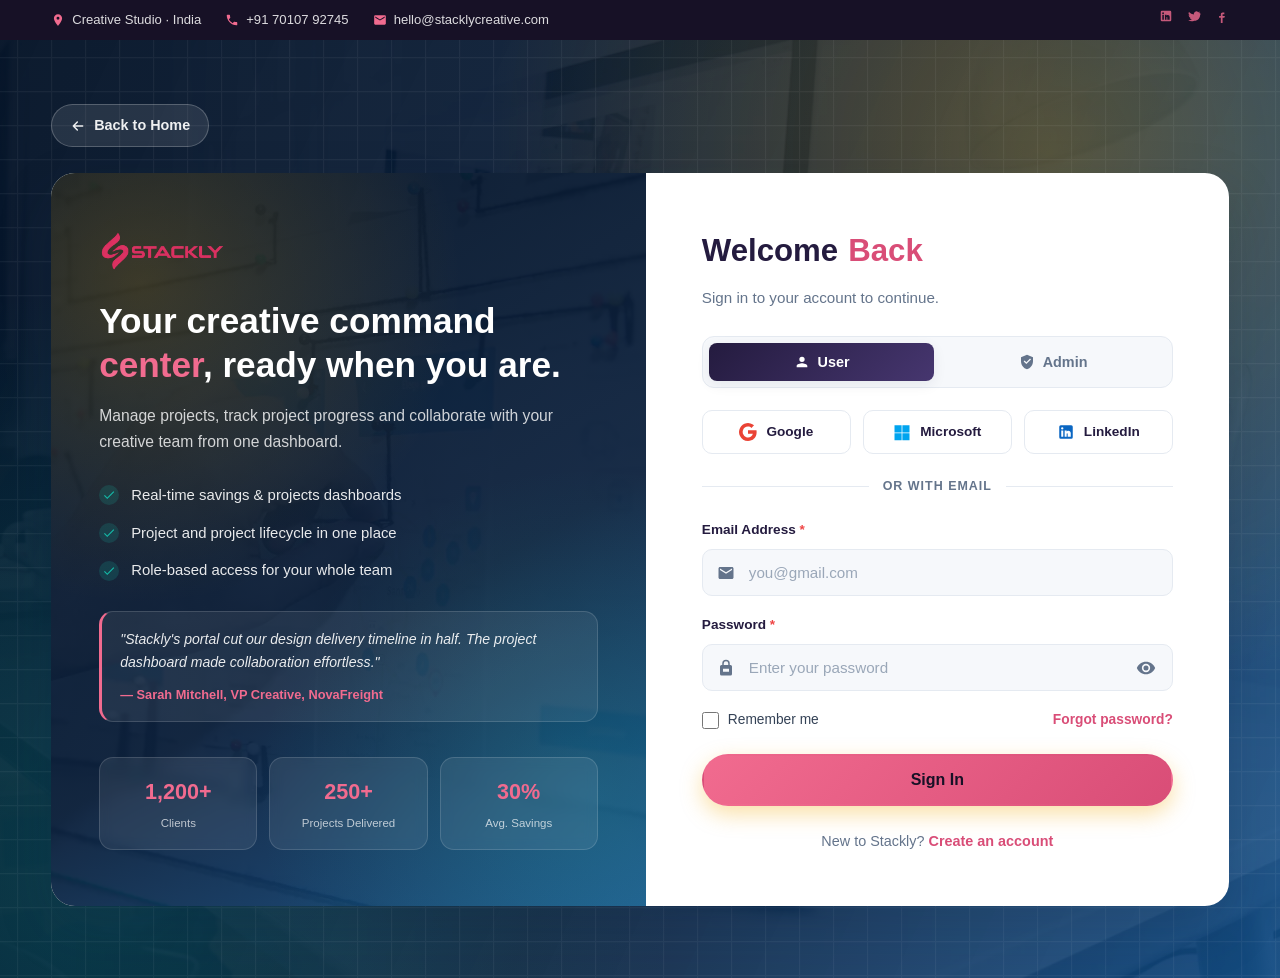
<file: signin.html>
<!DOCTYPE html>
<html lang="en">
<head>
  <meta charset="UTF-8">
  <meta name="viewport" content="width=device-width, initial-scale=1.0">
  <title>Sign In | Stackly Creative</title>
  <meta name="description" content="Sign in to your Stackly account to manage your creative projects, track savings and collaborate with your team.">
  <link rel="stylesheet" href="css/style.css">
</head>
<body>

  <!-- ===== Top bar ===== -->
  <div class="topbar">
    <div class="container">
      <div class="topbar-info">
        <span class="hide-sm">
          <svg viewBox="0 0 24 24"><path d="M12 2C8.13 2 5 5.13 5 9c0 5.25 7 13 7 13s7-7.75 7-13c0-3.87-3.13-7-7-7zm0 9.5A2.5 2.5 0 1 1 12 6.5a2.5 2.5 0 0 1 0 5z"/></svg>
          Creative Studio · India
        </span>
        <span>
          <svg viewBox="0 0 24 24"><path d="M6.62 10.79c1.44 2.83 3.76 5.14 6.59 6.59l2.2-2.2c.27-.27.67-.36 1.02-.24 1.12.37 2.33.57 3.57.57.55 0 1 .45 1 1V20c0 .55-.45 1-1 1-9.39 0-17-7.61-17-17 0-.55.45-1 1-1h3.5c.55 0 1 .45 1 1 0 1.25.2 2.45.57 3.57.11.35.03.74-.25 1.02l-2.2 2.2z"/></svg>
          <a href="404.html">+91 70107 92745</a>
        </span>
        <span>
          <svg viewBox="0 0 24 24"><path d="M20 4H4c-1.1 0-1.99.9-1.99 2L2 18c0 1.1.9 2 2 2h16c1.1 0 2-.9 2-2V6c0-1.1-.9-2-2-2zm0 4l-8 5-8-5V6l8 5 8-5v2z"/></svg>
          <a href="404.html">hello@stacklycreative.com</a>
        </span>
      </div>
      <div class="topbar-social">
        <a href="404.html" aria-label="LinkedIn"><svg viewBox="0 0 24 24"><path d="M19 3a2 2 0 0 1 2 2v14a2 2 0 0 1-2 2H5a2 2 0 0 1-2-2V5a2 2 0 0 1 2-2h14zM8.34 18.34V10H5.67v8.34h2.67zM7 8.75a1.55 1.55 0 1 0 0-3.1 1.55 1.55 0 0 0 0 3.1zm11.34 9.59v-4.58c0-2.45-1.31-3.59-3.05-3.59-1.41 0-2.04.77-2.39 1.32V10H10.2v8.34h2.67v-4.13c0-.24.18-.52.64-.52.53 0 .72.39.72 1.03v3.62h2.67z"/></svg></a>
        <a href="404.html" aria-label="Twitter"><svg viewBox="0 0 24 24"><path d="M22.46 6c-.77.35-1.6.58-2.46.69.88-.53 1.56-1.37 1.88-2.38-.83.5-1.75.85-2.72 1.05a4.3 4.3 0 0 0-7.32 3.92A12.2 12.2 0 0 1 3.39 5.1a4.3 4.3 0 0 0 1.33 5.73c-.7-.02-1.36-.21-1.94-.53v.05a4.3 4.3 0 0 0 3.45 4.21c-.63.17-1.3.2-1.93.08a4.3 4.3 0 0 0 4.02 2.98 8.6 8.6 0 0 1-5.33 1.84c-.35 0-.69-.02-1.03-.06A12.14 12.14 0 0 0 12.6 20c6.4 0 9.9-5.3 9.9-9.9 0-.15 0-.3-.01-.45A7.1 7.1 0 0 0 24 7.53c-.66.29-1.37.49-2.1.58z"/></svg></a>
        <a href="404.html" aria-label="Facebook"><svg viewBox="0 0 24 24"><path d="M13 9h3V6h-3c-1.66 0-3 1.34-3 3v3H7v3h3v9h3v-9h3l1-3h-4V9.5c0-.28.22-.5.5-.5z"/></svg></a>
      </div>
    </div>
  </div>

  <!-- ===== AUTH ===== -->
  <section class="auth-page">
    <div class="container">
      <a href="index.html" class="back-home">
        <svg viewBox="0 0 24 24" fill="none"><path d="M19 12H5m0 0 6 6m-6-6 6-6" stroke="currentColor" stroke-width="2.2" stroke-linecap="round" stroke-linejoin="round"/></svg>
        Back to Home
      </a>
      <div class="auth-wrap">

        <!-- Brand side -->
        <div class="auth-side">
          <div class="auth-side-brand">
            <a href="index.html" class="auth-logo-img">
              <img src="assets/logo.webp" alt="Stackly Portfolio & Creative">
            </a>
          </div>
          <h2>Your creative command <span class="accent">center</span>, ready when you are.</h2>
          <p>Manage projects, track project progress and collaborate with your creative team from one dashboard.</p>
          <ul class="auth-bullets">
            <li><svg viewBox="0 0 24 24"><path d="M9 16.17 4.83 12l-1.42 1.41L9 19 21 7l-1.41-1.41z"/></svg> Real-time savings &amp; projects dashboards</li>
            <li><svg viewBox="0 0 24 24"><path d="M9 16.17 4.83 12l-1.42 1.41L9 19 21 7l-1.41-1.41z"/></svg> Project and project lifecycle in one place</li>
            <li><svg viewBox="0 0 24 24"><path d="M9 16.17 4.83 12l-1.42 1.41L9 19 21 7l-1.41-1.41z"/></svg> Role-based access for your whole team</li>
          </ul>
          <div class="auth-testimonial">
            "Stackly's portal cut our design delivery timeline in half. The project dashboard made collaboration effortless."
            <span class="who">— Sarah Mitchell, VP Creative, NovaFreight</span>
          </div>
          <div class="auth-side-stats">
            <div class="auth-stat"><div class="num">1,200+</div><div class="lbl">Clients</div></div>
            <div class="auth-stat"><div class="num">250+</div><div class="lbl">Projects Delivered</div></div>
            <div class="auth-stat"><div class="num">30%</div><div class="lbl">Avg. Savings</div></div>
          </div>
        </div>

        <!-- Form side -->
        <div class="auth-main">
          <div class="auth-head">
            <h1>Welcome <span class="accent">Back</span></h1>
            <p>Sign in to your account to continue.</p>
          </div>

          <div class="auth-role" id="authRole" aria-label="Account type">
            <button type="button" class="role-btn active" data-role="user" aria-pressed="true">
              <svg viewBox="0 0 24 24"><path d="M12 12a4 4 0 1 0-4-4 4 4 0 0 0 4 4zm0 2c-2.67 0-8 1.34-8 4v2h16v-2c0-2.66-5.33-4-8-4z"/></svg>
              User
            </button>
            <button type="button" class="role-btn" data-role="admin" aria-pressed="false">
              <svg viewBox="0 0 24 24"><path d="M12 1 3 5v6c0 5.55 3.84 10.74 9 12 5.16-1.26 9-6.45 9-12V5zM11 15.17l-4-4 1.41-1.41L11 12.34l5.59-5.58L18 8.17z"/></svg>
              Admin
            </button>
          </div>

          <div class="auth-banner" id="authBanner">
            <svg viewBox="0 0 24 24"><path d="M9 16.17 4.83 12l-1.42 1.41L9 19 21 7l-1.41-1.41z"/></svg>
            <span>Success! You've been signed in. Redirecting…</span>
          </div>

          <div class="auth-social">
            <button type="button" class="auth-social-btn google" aria-label="Sign in with Google">
              <svg viewBox="0 0 24 24"><path d="M23.5 12.27c0-.83-.07-1.65-.21-2.45H12v4.63h6.45a5.5 5.5 0 0 1-2.39 3.61v3h3.87c2.26-2.08 3.57-5.16 3.57-8.79z"/><path d="M12 24c3.24 0 5.95-1.08 7.94-2.91l-3.87-3a7.2 7.2 0 0 1-10.78-3.8H1.35v3.1A12 12 0 0 0 12 24z"/><path d="M5.29 14.24a7.2 7.2 0 0 1 0-4.55V6.56H1.35a12 12 0 0 0 0 10.78l3.94-3.1z"/><path d="M12 4.77c1.76 0 3.34.6 4.59 1.8l3.44-3.44A11.98 11.98 0 0 0 1.35 6.56l3.94 3.1A7.19 7.19 0 0 1 12 4.77z"/></svg>
              Google
            </button>
            <button type="button" class="auth-social-btn microsoft" aria-label="Sign in with Microsoft">
              <svg viewBox="0 0 24 24"><path d="M2 3h9.5v9.5H2zM12.5 3H22v9.5h-9.5zM2 13.5h9.5V23H2zM12.5 13.5H22V23h-9.5z"/></svg>
              Microsoft
            </button>
            <button type="button" class="auth-social-btn linkedin" aria-label="Sign in with LinkedIn">
              <svg viewBox="0 0 24 24"><path d="M19 3a2 2 0 0 1 2 2v14a2 2 0 0 1-2 2H5a2 2 0 0 1-2-2V5a2 2 0 0 1 2-2h14zM8.34 18.34V10H5.67v8.34h2.67zM7 8.75a1.55 1.55 0 1 0 0-3.1 1.55 1.55 0 0 0 0 3.1zm11.34 9.59v-4.58c0-2.45-1.31-3.59-3.05-3.59-1.41 0-2.04.77-2.39 1.32V10H10.2v8.34h2.67v-4.13c0-.24.18-.52.64-.52.53 0 .72.39.72 1.03v3.62h2.67z"/></svg>
              LinkedIn
            </button>
          </div>

          <div class="auth-divider">or with email</div>

          <form id="signinForm" novalidate>
            <div class="auth-field" id="fieldEmail">
              <label for="email">Email Address <span>*</span></label>
              <div class="input-wrap">
                <svg viewBox="0 0 24 24"><path d="M20 4H4c-1.1 0-1.99.9-1.99 2L2 18c0 1.1.9 2 2 2h16c1.1 0 2-.9 2-2V6c0-1.1-.9-2-2-2zm0 4-8 5-8-5V6l8 5 8-5v2z"/></svg>
                <input type="email" id="email" class="auth-input" placeholder="you@gmail.com" autocomplete="email">
              </div>
              <p class="field-msg">Please enter a valid email address.</p>
            </div>

            <div class="auth-field" id="fieldPassword">
              <label for="password">Password <span>*</span></label>
              <div class="input-wrap">
                <svg viewBox="0 0 24 24"><path d="M18 8h-1V6a5 5 0 0 0-10 0v2H6a2 2 0 0 0-2 2v10a2 2 0 0 0 2 2h12a2 2 0 0 0 2-2V10a2 2 0 0 0-2-2zM9 6a3 3 0 0 1 6 0v2H9V6zm7 11h-8v-4h8v4z"/></svg>
                <input type="password" id="password" class="auth-input" placeholder="Enter your password" autocomplete="current-password">
                <button type="button" class="toggle-pass" data-toggle="password" aria-label="Show password">
                  <svg viewBox="0 0 24 24"><path d="M12 4.5C7 4.5 2.73 7.61 1 12c1.73 4.39 6 7.5 11 7.5s9.27-3.11 11-7.5c-1.73-4.39-6-7.5-11-7.5zM12 17a5 5 0 1 1 0-10 5 5 0 0 1 0 10zm0-8a3 3 0 1 0 0 6 3 3 0 0 0 0-6z"/></svg>
                </button>
              </div>
              <p class="field-msg">Min. 8 characters with 1 uppercase, 1 number, 1 letter and 1 special character.</p>
            </div>

            <div class="auth-row" id="fieldRemember" data-error-msg="rememberMsg">
              <label class="checkbox">
                <input type="checkbox" id="remember">
                <span>Remember me</span>
              </label>
              <a href="404.html" class="auth-link">Forgot password?</a>
            </div>
            <p class="field-msg" id="rememberMsg">Please select &quot;Remember me&quot; to sign in.</p>

            <button type="submit" class="btn btn-gold btn-block" id="signinBtn">
              Sign In
            </button>
          </form>

          <p class="auth-switch">New to Stackly? <a href="signup.html">Create an account</a></p>
        </div>

      </div>
    </div>
  </section>

  <button class="back-top" id="backTop" aria-label="Back to top">
    <svg viewBox="0 0 24 24" fill="none"><path d="M12 19V5m0 0-6 6m6-6 6 6" stroke="currentColor" stroke-width="2.4" stroke-linecap="round" stroke-linejoin="round"/></svg>
  </button>

  <script src="js/script.js"></script>
  <script src="js/auth.js"></script>
</body>
</html>
</file>
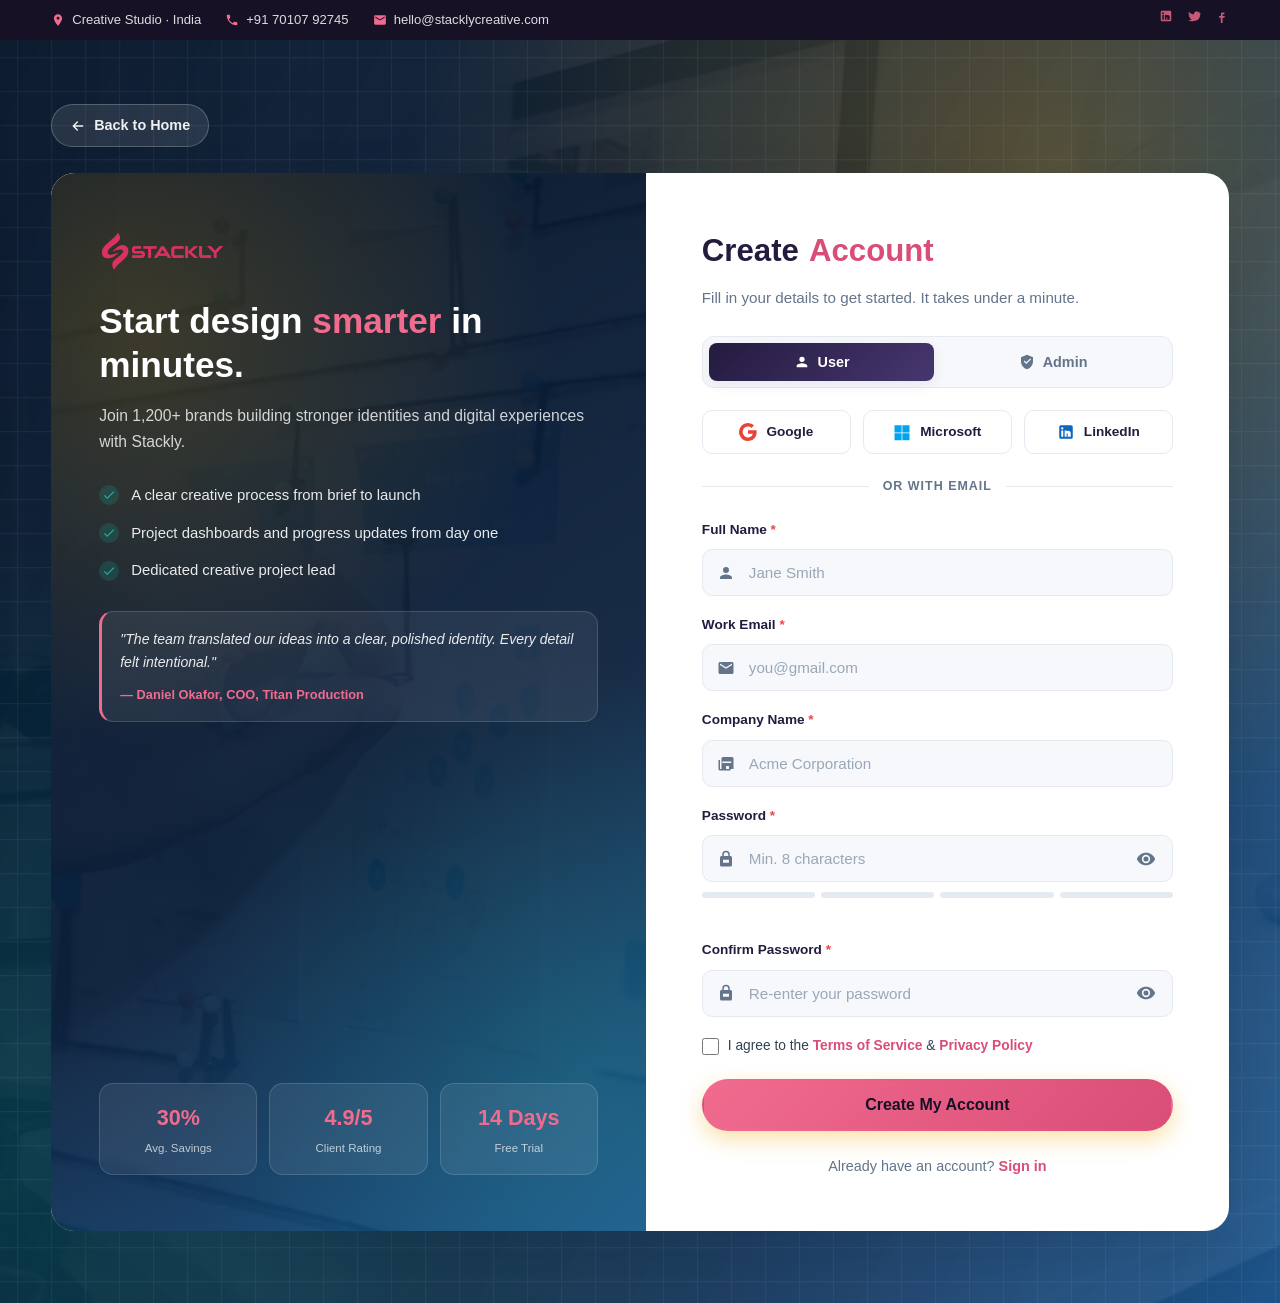
<file: signup.html>
<!DOCTYPE html>
<html lang="en">
<head>
  <meta charset="UTF-8">
  <meta name="viewport" content="width=device-width, initial-scale=1.0">
  <title>Create Account | Stackly Creative</title>
  <meta name="description" content="Create your Stackly account and start unlocking creative savings, dashboards and client collaboration.">
  <link rel="stylesheet" href="css/style.css">
</head>
<body>

  <!-- ===== Top bar ===== -->
  <div class="topbar">
    <div class="container">
      <div class="topbar-info">
        <span class="hide-sm">
          <svg viewBox="0 0 24 24"><path d="M12 2C8.13 2 5 5.13 5 9c0 5.25 7 13 7 13s7-7.75 7-13c0-3.87-3.13-7-7-7zm0 9.5A2.5 2.5 0 1 1 12 6.5a2.5 2.5 0 0 1 0 5z"/></svg>
          Creative Studio · India
        </span>
        <span>
          <svg viewBox="0 0 24 24"><path d="M6.62 10.79c1.44 2.83 3.76 5.14 6.59 6.59l2.2-2.2c.27-.27.67-.36 1.02-.24 1.12.37 2.33.57 3.57.57.55 0 1 .45 1 1V20c0 .55-.45 1-1 1-9.39 0-17-7.61-17-17 0-.55.45-1 1-1h3.5c.55 0 1 .45 1 1 0 1.25.2 2.45.57 3.57.11.35.03.74-.25 1.02l-2.2 2.2z"/></svg>
          <a href="404.html">+91 70107 92745</a>
        </span>
        <span>
          <svg viewBox="0 0 24 24"><path d="M20 4H4c-1.1 0-1.99.9-1.99 2L2 18c0 1.1.9 2 2 2h16c1.1 0 2-.9 2-2V6c0-1.1-.9-2-2-2zm0 4l-8 5-8-5V6l8 5 8-5v2z"/></svg>
          <a href="404.html">hello@stacklycreative.com</a>
        </span>
      </div>
      <div class="topbar-social">
        <a href="404.html" aria-label="LinkedIn"><svg viewBox="0 0 24 24"><path d="M19 3a2 2 0 0 1 2 2v14a2 2 0 0 1-2 2H5a2 2 0 0 1-2-2V5a2 2 0 0 1 2-2h14zM8.34 18.34V10H5.67v8.34h2.67zM7 8.75a1.55 1.55 0 1 0 0-3.1 1.55 1.55 0 0 0 0 3.1zm11.34 9.59v-4.58c0-2.45-1.31-3.59-3.05-3.59-1.41 0-2.04.77-2.39 1.32V10H10.2v8.34h2.67v-4.13c0-.24.18-.52.64-.52.53 0 .72.39.72 1.03v3.62h2.67z"/></svg></a>
        <a href="404.html" aria-label="Twitter"><svg viewBox="0 0 24 24"><path d="M22.46 6c-.77.35-1.6.58-2.46.69.88-.53 1.56-1.37 1.88-2.38-.83.5-1.75.85-2.72 1.05a4.3 4.3 0 0 0-7.32 3.92A12.2 12.2 0 0 1 3.39 5.1a4.3 4.3 0 0 0 1.33 5.73c-.7-.02-1.36-.21-1.94-.53v.05a4.3 4.3 0 0 0 3.45 4.21c-.63.17-1.3.2-1.93.08a4.3 4.3 0 0 0 4.02 2.98 8.6 8.6 0 0 1-5.33 1.84c-.35 0-.69-.02-1.03-.06A12.14 12.14 0 0 0 12.6 20c6.4 0 9.9-5.3 9.9-9.9 0-.15 0-.3-.01-.45A7.1 7.1 0 0 0 24 7.53c-.66.29-1.37.49-2.1.58z"/></svg></a>
        <a href="404.html" aria-label="Facebook"><svg viewBox="0 0 24 24"><path d="M13 9h3V6h-3c-1.66 0-3 1.34-3 3v3H7v3h3v9h3v-9h3l1-3h-4V9.5c0-.28.22-.5.5-.5z"/></svg></a>
      </div>
    </div>
  </div>

  <!-- ===== AUTH ===== -->
  <section class="auth-page">
    <div class="container">
      <a href="index.html" class="back-home">
        <svg viewBox="0 0 24 24" fill="none"><path d="M19 12H5m0 0 6 6m-6-6 6-6" stroke="currentColor" stroke-width="2.2" stroke-linecap="round" stroke-linejoin="round"/></svg>
        Back to Home
      </a>
      <div class="auth-wrap">

        <!-- Brand side -->
        <div class="auth-side">
          <div class="auth-side-brand">
            <a href="index.html" class="auth-logo-img">
              <img src="assets/logo.webp" alt="Stackly Portfolio & Creative">
            </a>
          </div>
          <h2>Start design <span class="accent">smarter</span> in minutes.</h2>
          <p>Join 1,200+ brands building stronger identities and digital experiences with Stackly.</p>
          <ul class="auth-bullets">
            <li><svg viewBox="0 0 24 24"><path d="M9 16.17 4.83 12l-1.42 1.41L9 19 21 7l-1.41-1.41z"/></svg> A clear creative process from brief to launch</li>
            <li><svg viewBox="0 0 24 24"><path d="M9 16.17 4.83 12l-1.42 1.41L9 19 21 7l-1.41-1.41z"/></svg> Project dashboards and progress updates from day one</li>
            <li><svg viewBox="0 0 24 24"><path d="M9 16.17 4.83 12l-1.42 1.41L9 19 21 7l-1.41-1.41z"/></svg> Dedicated creative project lead</li>
          </ul>
          <div class="auth-testimonial">
            "The team translated our ideas into a clear, polished identity. Every detail felt intentional."
            <span class="who">— Daniel Okafor, COO, Titan Production</span>
          </div>
          <div class="auth-side-stats">
            <div class="auth-stat"><div class="num">30%</div><div class="lbl">Avg. Savings</div></div>
            <div class="auth-stat"><div class="num">4.9/5</div><div class="lbl">Client Rating</div></div>
            <div class="auth-stat"><div class="num">14 Days</div><div class="lbl">Free Trial</div></div>
          </div>
        </div>

        <!-- Form side -->
        <div class="auth-main">
          <div class="auth-head">
            <h1>Create <span class="accent">Account</span></h1>
            <p>Fill in your details to get started. It takes under a minute.</p>
          </div>

          <div class="auth-role" id="authRole" aria-label="Account type">
            <button type="button" class="role-btn active" data-role="user" aria-pressed="true">
              <svg viewBox="0 0 24 24"><path d="M12 12a4 4 0 1 0-4-4 4 4 0 0 0 4 4zm0 2c-2.67 0-8 1.34-8 4v2h16v-2c0-2.66-5.33-4-8-4z"/></svg>
              User
            </button>
            <button type="button" class="role-btn" data-role="admin" aria-pressed="false">
              <svg viewBox="0 0 24 24"><path d="M12 1 3 5v6c0 5.55 3.84 10.74 9 12 5.16-1.26 9-6.45 9-12V5zM11 15.17l-4-4 1.41-1.41L11 12.34l5.59-5.58L18 8.17z"/></svg>
              Admin
            </button>
          </div>

          <div class="auth-banner" id="authBanner">
            <svg viewBox="0 0 24 24"><path d="M9 16.17 4.83 12l-1.42 1.41L9 19 21 7l-1.41-1.41z"/></svg>
            <span>Success! Your account has been created. Redirecting…</span>
          </div>

          <div class="auth-social">
            <button type="button" class="auth-social-btn google" aria-label="Sign up with Google">
              <svg viewBox="0 0 24 24"><path d="M23.5 12.27c0-.83-.07-1.65-.21-2.45H12v4.63h6.45a5.5 5.5 0 0 1-2.39 3.61v3h3.87c2.26-2.08 3.57-5.16 3.57-8.79z"/><path d="M12 24c3.24 0 5.95-1.08 7.94-2.91l-3.87-3a7.2 7.2 0 0 1-10.78-3.8H1.35v3.1A12 12 0 0 0 12 24z"/><path d="M5.29 14.24a7.2 7.2 0 0 1 0-4.55V6.56H1.35a12 12 0 0 0 0 10.78l3.94-3.1z"/><path d="M12 4.77c1.76 0 3.34.6 4.59 1.8l3.44-3.44A11.98 11.98 0 0 0 1.35 6.56l3.94 3.1A7.19 7.19 0 0 1 12 4.77z"/></svg>
              Google
            </button>
            <button type="button" class="auth-social-btn microsoft" aria-label="Sign up with Microsoft">
              <svg viewBox="0 0 24 24"><path d="M2 3h9.5v9.5H2zM12.5 3H22v9.5h-9.5zM2 13.5h9.5V23H2zM12.5 13.5H22V23h-9.5z"/></svg>
              Microsoft
            </button>
            <button type="button" class="auth-social-btn linkedin" aria-label="Sign up with LinkedIn">
              <svg viewBox="0 0 24 24"><path d="M19 3a2 2 0 0 1 2 2v14a2 2 0 0 1-2 2H5a2 2 0 0 1-2-2V5a2 2 0 0 1 2-2h14zM8.34 18.34V10H5.67v8.34h2.67zM7 8.75a1.55 1.55 0 1 0 0-3.1 1.55 1.55 0 0 0 0 3.1zm11.34 9.59v-4.58c0-2.45-1.31-3.59-3.05-3.59-1.41 0-2.04.77-2.39 1.32V10H10.2v8.34h2.67v-4.13c0-.24.18-.52.64-.52.53 0 .72.39.72 1.03v3.62h2.67z"/></svg>
              LinkedIn
            </button>
          </div>

          <div class="auth-divider">or with email</div>

          <form id="signupForm" novalidate>
            <div class="auth-field" id="fieldName">
              <label for="fullName">Full Name <span>*</span></label>
              <div class="input-wrap">
                <svg viewBox="0 0 24 24"><path d="M12 12a4 4 0 1 0-4-4 4 4 0 0 0 4 4zm0 2c-2.67 0-8 1.34-8 4v2h16v-2c0-2.66-5.33-4-8-4z"/></svg>
                <input type="text" id="fullName" class="auth-input" placeholder="Jane Smith" autocomplete="name">
              </div>
              <p class="field-msg">Please enter your full name.</p>
            </div>

            <div class="auth-field" id="fieldEmail">
              <label for="email">Work Email <span>*</span></label>
              <div class="input-wrap">
                <svg viewBox="0 0 24 24"><path d="M20 4H4c-1.1 0-1.99.9-1.99 2L2 18c0 1.1.9 2 2 2h16c1.1 0 2-.9 2-2V6c0-1.1-.9-2-2-2zm0 4-8 5-8-5V6l8 5 8-5v2z"/></svg>
                <input type="email" id="email" class="auth-input" placeholder="you@gmail.com" autocomplete="email">
              </div>
              <p class="field-msg">Please enter a valid email address.</p>
            </div>

            <div class="auth-field" id="fieldCompany">
              <label for="company">Company Name <span>*</span></label>
              <div class="input-wrap">
                <svg viewBox="0 0 24 24"><path d="M20 4H8a2 2 0 0 0-2 2v14h6v-4h4v4h6V6a2 2 0 0 0-2-2zm-9 8H7v-2h4v2zm4 0h-4v-2h4v2zm4 0h-4v-2h4v2zM4 22h14v-2H4V8H2v12a2 2 0 0 0 2 2z"/></svg>
                <input type="text" id="company" class="auth-input" placeholder="Acme Corporation" autocomplete="organization">
              </div>
              <p class="field-msg">Please enter your company name.</p>
            </div>

            <div class="auth-field" id="fieldPassword">
              <label for="password">Password <span>*</span></label>
              <div class="input-wrap">
                <svg viewBox="0 0 24 24"><path d="M18 8h-1V6a5 5 0 0 0-10 0v2H6a2 2 0 0 0-2 2v10a2 2 0 0 0 2 2h12a2 2 0 0 0 2-2V10a2 2 0 0 0-2-2zM9 6a3 3 0 0 1 6 0v2H9V6zm7 11h-8v-4h8v4z"/></svg>
                <input type="password" id="password" class="auth-input" placeholder="Min. 8 characters" autocomplete="new-password">
                <button type="button" class="toggle-pass" data-toggle="password" aria-label="Show password">
                  <svg viewBox="0 0 24 24"><path d="M12 4.5C7 4.5 2.73 7.61 1 12c1.73 4.39 6 7.5 11 7.5s9.27-3.11 11-7.5c-1.73-4.39-6-7.5-11-7.5zM12 17a5 5 0 1 1 0-10 5 5 0 0 1 0 10zm0-8a3 3 0 1 0 0 6 3 3 0 0 0 0-6z"/></svg>
                </button>
              </div>
              <div class="strength" id="strengthBar">
                <span></span><span></span><span></span><span></span>
              </div>
              <p class="strength-note" id="strengthNote"></p>
              <p class="field-msg">Min. 8 characters with 1 uppercase, 1 number, 1 letter and 1 special character.</p>
            </div>

            <div class="auth-field" id="fieldConfirm">
              <label for="confirm">Confirm Password <span>*</span></label>
              <div class="input-wrap">
                <svg viewBox="0 0 24 24"><path d="M18 8h-1V6a5 5 0 0 0-10 0v2H6a2 2 0 0 0-2 2v10a2 2 0 0 0 2 2h12a2 2 0 0 0 2-2V10a2 2 0 0 0-2-2zM9 6a3 3 0 0 1 6 0v2H9V6zm7 11h-8v-4h8v4z"/></svg>
                <input type="password" id="confirm" class="auth-input" placeholder="Re-enter your password" autocomplete="new-password">
                <button type="button" class="toggle-pass" data-toggle="confirm" aria-label="Show password">
                  <svg viewBox="0 0 24 24"><path d="M12 4.5C7 4.5 2.73 7.61 1 12c1.73 4.39 6 7.5 11 7.5s9.27-3.11 11-7.5c-1.73-4.39-6-7.5-11-7.5zM12 17a5 5 0 1 1 0-10 5 5 0 0 1 0 10zm0-8a3 3 0 1 0 0 6 3 3 0 0 0 0-6z"/></svg>
                </button>
              </div>
              <p class="field-msg">Passwords do not match.</p>
            </div>

            <div class="auth-row" style="margin-bottom: 22px;">
              <label class="checkbox">
                <input type="checkbox" id="terms">
                <span>I agree to the <a href="404.html" class="auth-link">Terms of Service</a> &amp; <a href="404.html" class="auth-link">Privacy Policy</a></span>
              </label>
            </div>

            <button type="submit" class="btn btn-gold btn-block" id="signupBtn">
              Create My Account
            </button>
          </form>

          <p class="auth-switch">Already have an account? <a href="signin.html">Sign in</a></p>
        </div>

      </div>
    </div>
  </section>

  <button class="back-top" id="backTop" aria-label="Back to top">
    <svg viewBox="0 0 24 24" fill="none"><path d="M12 19V5m0 0-6 6m6-6 6 6" stroke="currentColor" stroke-width="2.4" stroke-linecap="round" stroke-linejoin="round"/></svg>
  </button>

  <script src="js/script.js"></script>
  <script src="js/auth.js"></script>
</body>
</html>
</file>
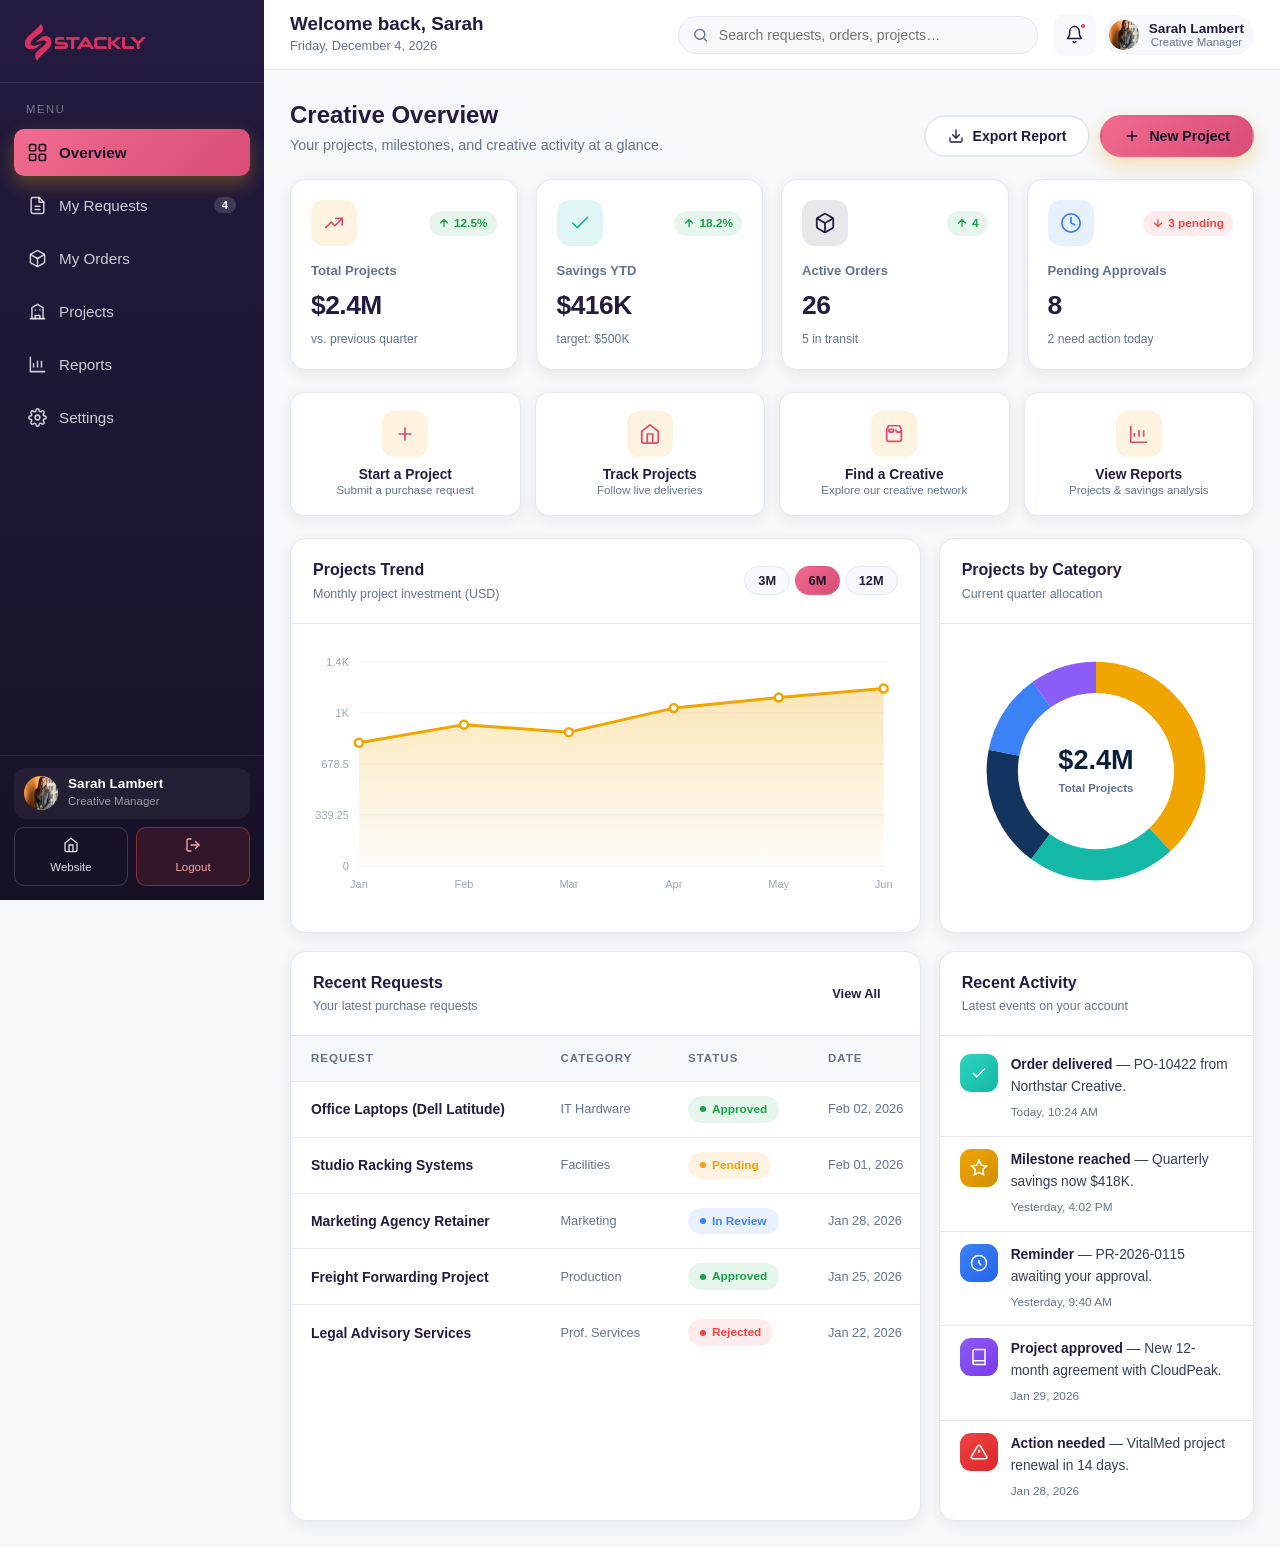
<file: user-dashboard.html>
<!DOCTYPE html>
<html lang="en">
<head>
  <meta charset="UTF-8">
  <meta name="viewport" content="width=device-width, initial-scale=1.0">
  <title>Creative Dashboard | Stackly</title>
  <meta name="description" content="Stackly user dashboard — manage creative requests, track orders, savings and clients in one place.">
  <link rel="stylesheet" href="css/dashboard.css">
</head>
<body class="dash-body" data-role="user">

  <!-- ===== Sidebar ===== -->
  <aside class="dash-sidebar" id="sidebar">
    <a href="index.html" class="sidebar-brand">
      <img src="assets/logo.webp" alt="Stackly">
    </a>

    <nav class="sidebar-scroll" aria-label="Dashboard navigation">
      <p class="side-nav-label">Menu</p>

      <button type="button" class="side-nav-item active" data-page="overview">
        <svg viewBox="0 0 24 24"><rect x="3" y="3" width="7" height="7" rx="1.5"/><rect x="14" y="3" width="7" height="7" rx="1.5"/><rect x="14" y="14" width="7" height="7" rx="1.5"/><rect x="3" y="14" width="7" height="7" rx="1.5"/></svg>
        Overview
      </button>

      <button type="button" class="side-nav-item" data-page="requests">
        <svg viewBox="0 0 24 24"><path d="M14 2H6a2 2 0 0 0-2 2v16a2 2 0 0 0 2 2h12a2 2 0 0 0 2-2V8z"/><path d="M14 2v6h6"/><path d="M9 13h6M9 17h6"/></svg>
        My Requests
        <span class="nav-badge">4</span>
      </button>

      <button type="button" class="side-nav-item" data-page="orders">
        <svg viewBox="0 0 24 24"><path d="M21 8a2 2 0 0 0-1-1.73l-7-4a2 2 0 0 0-2 0l-7 4A2 2 0 0 0 3 8v8a2 2 0 0 0 1 1.73l7 4a2 2 0 0 0 2 0l7-4A2 2 0 0 0 21 16z"/><path d="M3.27 6.96 12 12.01l8.73-5.05"/><path d="M12 22.08V12"/></svg>
        My Orders
      </button>

      <button type="button" class="side-nav-item" data-page="projects">
        <svg viewBox="0 0 24 24"><path d="M3 21h18"/><path d="M5 21V7l7-4 7 4v14"/><path d="M9 21v-4h6v4"/><path d="M9 10h.01M15 10h.01"/></svg>
        Projects
      </button>

      <button type="button" class="side-nav-item" data-page="reports">
        <svg viewBox="0 0 24 24"><path d="M3 3v18h18"/><path d="M7 15v-4M12 15V8M17 15v-7"/></svg>
        Reports
      </button>

      <button type="button" class="side-nav-item" data-page="settings">
        <svg viewBox="0 0 24 24"><circle cx="12" cy="12" r="3"/><path d="M19.4 15a1.65 1.65 0 0 0 .33 1.82l.06.06a2 2 0 1 1-2.83 2.83l-.06-.06a1.65 1.65 0 0 0-1.82-.33 1.65 1.65 0 0 0-1 1.51V21a2 2 0 1 1-4 0v-.09A1.65 1.65 0 0 0 9 19.4a1.65 1.65 0 0 0-1.82.33l-.06.06a2 2 0 1 1-2.83-2.83l.06-.06a1.65 1.65 0 0 0 .33-1.82 1.65 1.65 0 0 0-1.51-1H3a2 2 0 1 1 0-4h.09A1.65 1.65 0 0 0 4.6 9a1.65 1.65 0 0 0-.33-1.82l-.06-.06a2 2 0 1 1 2.83-2.83l.06.06a1.65 1.65 0 0 0 1.82.33H9a1.65 1.65 0 0 0 1-1.51V3a2 2 0 1 1 4 0v.09a1.65 1.65 0 0 0 1 1.51 1.65 1.65 0 0 0 1.82-.33l.06-.06a2 2 0 1 1 2.83 2.83l-.06.06a1.65 1.65 0 0 0-.33 1.82V9a1.65 1.65 0 0 0 1.51 1H21a2 2 0 1 1 0 4h-.09a1.65 1.65 0 0 0-1.51 1z"/></svg>
        Settings
      </button>
    </nav>

    <div class="sidebar-foot">
      <div class="sidebar-user">
        <span class="avatar"><img src="assets/team-1.webp" alt="Sarah Lambert"></span>
        <div>
          <div class="u-name">Sarah Lambert</div>
          <div class="u-role">Creative Manager</div>
        </div>
      </div>
      <div class="side-foot-actions">
        <a href="index.html" class="back-site">
          <svg viewBox="0 0 24 24"><path d="M3 9l9-7 9 7v11a2 2 0 0 1-2 2H5a2 2 0 0 1-2-2z"/><path d="M9 22V12h6v10"/></svg>
          Website
        </a>
        <a href="signin.html" class="logout-btn">
          <svg viewBox="0 0 24 24"><path d="M9 21H5a2 2 0 0 1-2-2V5a2 2 0 0 1 2-2h4"/><path d="M16 17l5-5-5-5"/><path d="M21 12H9"/></svg>
          Logout
        </a>
      </div>
    </div>
  </aside>
  <div class="sidebar-backdrop" id="sidebarBackdrop"></div>

  <!-- ===== Main ===== -->
  <div class="dash-main">

    <!-- ===== Topbar ===== -->
    <header class="dash-topbar">
      <button type="button" class="topbar-menu-btn" id="menuToggle" aria-label="Toggle menu">
        <svg viewBox="0 0 24 24"><path d="M3 6h18M3 12h18M3 18h18"/></svg>
      </button>

      <div class="topbar-title">
        <h1>Welcome back, Sarah</h1>
        <p id="todayDate">Here&rsquo;s your creative overview.</p>
      </div>

      <div class="topbar-search">
        <svg viewBox="0 0 24 24"><circle cx="11" cy="11" r="7"/><path d="m21 21-4.35-4.35"/></svg>
        <input type="text" placeholder="Search requests, orders, projects&hellip;">
      </div>

      <div class="topbar-actions">

        <div class="dropdown">
          <button type="button" class="icon-btn" data-dropdown="notifDropdown" aria-label="Notifications">
            <svg viewBox="0 0 24 24"><path d="M18 8a6 6 0 0 0-12 0c0 7-3 9-3 9h18s-3-2-3-9"/><path d="M13.73 21a2 2 0 0 1-3.46 0"/></svg>
            <span class="dot-indicator"></span>
          </button>

          <div class="dropdown-panel" id="notifDropdown">
            <div class="dropdown-head">
              <b>Notifications</b>
              <button type="button" id="markAllRead">Mark all read</button>
            </div>
            <div class="dropdown-list" id="notifList">
              <div class="dropdown-item">
                <span class="d-icon teal"><svg viewBox="0 0 24 24" fill="none" stroke="currentColor" stroke-width="3" stroke-linecap="round" stroke-linejoin="round" aria-hidden="true"><path d="M20 6 9 17l-5-5"/></svg></span>
                <div class="d-text"><p>Project PR-10422 delivered</p><span>Northstar Creative completed delivery.</span></div>
                <span class="d-time">2h ago</span>
              </div>
              <div class="dropdown-item">
                <span class="d-icon gold"><svg viewBox="0 0 24 24" fill="currentColor" stroke="currentColor" stroke-width="0" stroke-linecap="round" stroke-linejoin="round" aria-hidden="true"><path d="M12 17.27 18.18 21l-1.64-7.03L22 9.24l-7.19-.61L12 2 9.19 8.63 2 9.24l5.46 4.73L5.82 21z"/></svg></span>
                <div class="d-text"><p>Project milestone reached</p><span>Your latest creative milestone is ready for review.</span></div>
                <span class="d-time">5h ago</span>
              </div>
              <div class="dropdown-item">
                <span class="d-icon blue"><svg viewBox="0 0 24 24" fill="none" stroke="currentColor" stroke-width="2.5" stroke-linecap="round" stroke-linejoin="round" aria-hidden="true"><circle cx="12" cy="12" r="9"/><path d="M12 8v4M12 16h.01"/></svg></span>
                <div class="d-text"><p>Creative brief CR-2026-0115</p><span>Brand identity concepts are awaiting approval.</span></div>
                <span class="d-time">1d ago</span>
              </div>
              <div class="dropdown-item">
                <span class="d-icon red"><svg viewBox="0 0 24 24" fill="none" stroke="currentColor" stroke-width="2.5" stroke-linecap="round" stroke-linejoin="round" aria-hidden="true"><circle cx="12" cy="12" r="9"/><path d="M12 8v4M12 16h.01"/></svg></span>
                <div class="d-text"><p>Project review due</p><span>Studio Meridian project expires in 14 days.</span></div>
                <span class="d-time">2d ago</span>
              </div>
            </div>
            <div class="dropdown-foot"><a href="404.html">View all requests</a></div>
          </div>
        </div>

        <div class="dropdown">
          <button type="button" class="profile-btn" data-dropdown="profileDropdown" aria-label="Account menu">
            <span class="avatar sm"><img src="assets/team-1.webp" alt="Sarah Lambert"></span>
            <span>
              <span class="p-name">Sarah Lambert</span>
              <span class="p-role">Creative Manager</span>
            </span>
          </button>

          <div class="dropdown-panel profile-menu" id="profileDropdown">
            <button type="button" class="profile-menu-item" data-page="settings">
              <svg viewBox="0 0 24 24"><circle cx="12" cy="8" r="4"/><path d="M4 21c0-4 3.6-6 8-6s8 2 8 6"/></svg>
              My Profile
            </button>
            <button type="button" class="profile-menu-item" data-open-modal="newRequestModal">
              <svg viewBox="0 0 24 24"><circle cx="12" cy="12" r="10"/><path d="M12 8v8M8 12h8"/></svg>
              New Project
            </button>
            <button type="button" class="profile-menu-item">
              <svg viewBox="0 0 24 24"><circle cx="12" cy="12" r="10"/><path d="M9.09 9a3 3 0 0 1 5.83 1c0 2-3 3-3 3"/><path d="M12 17h.01"/></svg>
              Help &amp; Support
            </button>
            <button type="button" class="profile-menu-item danger" data-logout>
              <svg viewBox="0 0 24 24"><path d="M9 21H5a2 2 0 0 1-2-2V5a2 2 0 0 1 2-2h4"/><path d="M16 17l5-5-5-5"/><path d="M21 12H9"/></svg>
              Sign Out
            </button>
          </div>
        </div>

      </div>
    </header>

    <!-- ===== Content ===== -->
    <main class="dash-content">

      <!-- ========== OVERVIEW ========== -->
      <section class="dash-page active" id="overview">
        <div class="page-head">
          <div>
            <h2>Creative Overview</h2>
            <p>Your projects, milestones, and creative activity at a glance.</p>
          </div>
          <div class="page-head-actions">
            <button type="button" class="btn btn-outline">
              <svg viewBox="0 0 24 24"><path d="M21 15v4a2 2 0 0 1-2 2H5a2 2 0 0 1-2-2v-4"/><path d="M7 10l5 5 5-5"/><path d="M12 15V3"/></svg>
              Export Report
            </button>
            <button type="button" class="btn btn-gold" data-open-modal="newRequestModal">
              <svg viewBox="0 0 24 24"><path d="M12 5v14M5 12h14"/></svg>
              New Project
            </button>
          </div>
        </div>

        <!-- KPI cards -->
        <div class="kpi-grid">
          <div class="kpi-card">
            <div class="k-top">
              <span class="kpi-ic gold"><svg viewBox="0 0 24 24"><path d="M3 17l6-6 4 4 8-8"/><path d="M14 7h7v7"/></svg></span>
              <span class="kpi-trend up"><svg viewBox="0 0 24 24" fill="none" stroke="currentColor" stroke-width="2.5" stroke-linecap="round" stroke-linejoin="round" aria-hidden="true"><path d="M12 19V5M5 12l7-7 7 7"/></svg> 12.5%</span>
            </div>
            <div class="k-label">Total Projects</div>
            <div class="k-value counter" data-target="2.4" data-decimals="1" data-prefix="$" data-suffix="M">0</div>
            <div class="k-sub">vs. previous quarter</div>
          </div>

          <div class="kpi-card">
            <div class="k-top">
              <span class="kpi-ic teal"><svg viewBox="0 0 24 24"><path d="M20 6 9 17l-5-5"/></svg></span>
              <span class="kpi-trend up"><svg viewBox="0 0 24 24" fill="none" stroke="currentColor" stroke-width="2.5" stroke-linecap="round" stroke-linejoin="round" aria-hidden="true"><path d="M12 19V5M5 12l7-7 7 7"/></svg> 18.2%</span>
            </div>
            <div class="k-label">Savings YTD</div>
            <div class="k-value counter" data-target="418" data-prefix="$" data-suffix="K">0</div>
            <div class="k-sub">target: $500K</div>
          </div>

          <div class="kpi-card">
            <div class="k-top">
              <span class="kpi-ic navy"><svg viewBox="0 0 24 24"><path d="M21 8a2 2 0 0 0-1-1.73l-7-4a2 2 0 0 0-2 0l-7 4A2 2 0 0 0 3 8v8a2 2 0 0 0 1 1.73l7 4a2 2 0 0 0 2 0l7-4A2 2 0 0 0 21 16z"/><path d="M3.27 6.96 12 12.01l8.73-5.05"/><path d="M12 22.08V12"/></svg></span>
              <span class="kpi-trend up"><svg viewBox="0 0 24 24" fill="none" stroke="currentColor" stroke-width="2.5" stroke-linecap="round" stroke-linejoin="round" aria-hidden="true"><path d="M12 19V5M5 12l7-7 7 7"/></svg> 4</span>
            </div>
            <div class="k-label">Active Orders</div>
            <div class="k-value counter" data-target="26">0</div>
            <div class="k-sub">5 in transit</div>
          </div>

          <div class="kpi-card">
            <div class="k-top">
              <span class="kpi-ic blue"><svg viewBox="0 0 24 24"><circle cx="12" cy="12" r="10"/><path d="M12 6v6l4 2"/></svg></span>
              <span class="kpi-trend down"><svg viewBox="0 0 24 24" fill="none" stroke="currentColor" stroke-width="2.5" stroke-linecap="round" stroke-linejoin="round" aria-hidden="true"><path d="M12 5v14M5 12l7 7 7-7"/></svg> 3 pending</span>
            </div>
            <div class="k-label">Pending Approvals</div>
            <div class="k-value counter" data-target="8">0</div>
            <div class="k-sub">2 need action today</div>
          </div>
        </div>

        <!-- Quick actions -->
        <div class="quick-actions">
          <button type="button" class="qa-btn" data-open-modal="newRequestModal">
            <span class="qa-ic"><svg viewBox="0 0 24 24"><path d="M12 5v14M5 12h14"/></svg></span>
            <b>Start a Project</b>
            <span>Submit a purchase request</span>
          </button>
          <button type="button" class="qa-btn" data-page="orders">
            <span class="qa-ic"><svg viewBox="0 0 24 24"><path d="M3 9l9-7 9 7v11a2 2 0 0 1-2 2H5a2 2 0 0 1-2-2z"/><path d="M9 22V12h6v10"/></svg></span>
            <b>Track Projects</b>
            <span>Follow live deliveries</span>
          </button>
          <button type="button" class="qa-btn" data-page="projects">
            <span class="qa-ic"><svg viewBox="0 0 24 24"><path d="M20 7 18 3H6L4 7m16 0a3 3 0 0 1-6 0m6 0v11a2 2 0 0 1-2 2H6a2 2 0 0 1-2-2V7m2 0a3 3 0 0 0 6 0m-6 0h6"/></svg></span>
            <b>Find a Creative</b>
            <span>Explore our creative network</span>
          </button>
          <button type="button" class="qa-btn" data-page="reports">
            <span class="qa-ic"><svg viewBox="0 0 24 24"><path d="M3 3v18h18"/><path d="M7 15v-4M12 15V8M17 15v-7"/></svg></span>
            <b>View Reports</b>
            <span>Projects &amp; savings analysis</span>
          </button>
        </div>

        <!-- Charts row -->
        <div class="grid-2">
          <div class="card">
            <div class="card-head">
              <div>
                <h3>Projects Trend</h3>
                <div class="sub">Monthly project investment (USD)</div>
              </div>
              <div>
                <button type="button" class="chip" data-chart="line" data-range="3m">3M</button>
                <button type="button" class="chip active" data-chart="line" data-range="6m">6M</button>
                <button type="button" class="chip" data-chart="line" data-range="12m">12M</button>
              </div>
            </div>
            <div class="card-body">
              <div class="chart-box">
                <div class="chart-line" data-js data-color="#f0a500"></div>
              </div>
            </div>
          </div>

          <div class="card">
            <div class="card-head">
              <div>
                <h3>Projects by Category</h3>
                <div class="sub">Current quarter allocation</div>
              </div>
            </div>
            <div class="card-body">
              <div class="chart-box" style="text-align:center;">
                <div class="chart-donut" data-js data-dataset="categories" data-center-title="Total Projects" data-center-value="$2.4M" style="max-width:250px;margin:0 auto;"></div>
                <div class="chart-legend" data-js-legend></div>
              </div>
            </div>
          </div>
        </div>

        <!-- Recent requests + activity -->
        <div class="grid-2 mt-18">
          <div class="card">
            <div class="card-head">
              <div>
                <h3>Recent Requests</h3>
                <div class="sub">Your latest purchase requests</div>
              </div>
              <button type="button" class="btn btn-ghost btn-sm" onclick="window.location.href='404.html'">View All</button>
            </div>
            <div class="table-wrap">
              <table class="data-table">
                <thead>
                  <tr><th>Request</th><th>Category</th><th>Status</th><th>Date</th></tr>
                </thead>
                <tbody>
                  <tr><td class="cell-strong">Office Laptops (Dell Latitude)</td><td class="cell-muted">IT Hardware</td><td><span class="badge green">Approved</span></td><td class="cell-muted">Feb 02, 2026</td></tr>
                  <tr><td class="cell-strong">Studio Racking Systems</td><td class="cell-muted">Facilities</td><td><span class="badge amber">Pending</span></td><td class="cell-muted">Feb 01, 2026</td></tr>
                  <tr><td class="cell-strong">Marketing Agency Retainer</td><td class="cell-muted">Marketing</td><td><span class="badge blue">In Review</span></td><td class="cell-muted">Jan 28, 2026</td></tr>
                  <tr><td class="cell-strong">Freight Forwarding Project</td><td class="cell-muted">Production</td><td><span class="badge green">Approved</span></td><td class="cell-muted">Jan 25, 2026</td></tr>
                  <tr><td class="cell-strong">Legal Advisory Services</td><td class="cell-muted">Prof. Services</td><td><span class="badge red">Rejected</span></td><td class="cell-muted">Jan 22, 2026</td></tr>
                </tbody>
              </table>
            </div>
          </div>

          <div class="card">
            <div class="card-head">
              <div>
                <h3>Recent Activity</h3>
                <div class="sub">Latest events on your account</div>
              </div>
            </div>
            <div class="activity-list">
              <div class="activity-item">
                <span class="a-ic" style="background:linear-gradient(135deg,#2dd4bf,#14b8a6);"><svg viewBox="0 0 24 24"><path d="M20 6 9 17l-5-5"/></svg></span>
                <div><p><b>Order delivered</b> &mdash; PO-10422 from Northstar Creative.</p><span class="a-time">Today, 10:24 AM</span></div>
              </div>
              <div class="activity-item">
                <span class="a-ic" style="background:linear-gradient(135deg,#f0a500,#d18f00);"><svg viewBox="0 0 24 24"><path d="M12 2l3.09 6.26L22 9.27l-5 4.87L18.18 21 12 17.77 5.82 21 7 14.14l-5-4.87 6.91-1.01z"/></svg></span>
                <div><p><b>Milestone reached</b> &mdash; Quarterly savings now $418K.</p><span class="a-time">Yesterday, 4:02 PM</span></div>
              </div>
              <div class="activity-item">
                <span class="a-ic" style="background:linear-gradient(135deg,#3b82f6,#2563eb);"><svg viewBox="0 0 24 24"><circle cx="12" cy="12" r="10"/><path d="M12 8v4l3 3"/></svg></span>
                <div><p><b>Reminder</b> &mdash; PR-2026-0115 awaiting your approval.</p><span class="a-time">Yesterday, 9:40 AM</span></div>
              </div>
              <div class="activity-item">
                <span class="a-ic" style="background:linear-gradient(135deg,#8b5cf6,#7c3aed);"><svg viewBox="0 0 24 24"><path d="M4 19.5A2.5 2.5 0 0 1 6.5 17H20"/><path d="M6.5 2H20v20H6.5A2.5 2.5 0 0 1 4 19.5v-15A2.5 2.5 0 0 1 6.5 2z"/></svg></span>
                <div><p><b>Project approved</b> &mdash; New 12-month agreement with CloudPeak.</p><span class="a-time">Jan 29, 2026</span></div>
              </div>
              <div class="activity-item">
                <span class="a-ic" style="background:linear-gradient(135deg,#ef4444,#dc2626);"><svg viewBox="0 0 24 24"><path d="M12 9v4m0 4h.01M10.29 3.86 1.82 18a2 2 0 0 0 1.71 3h16.94a2 2 0 0 0 1.71-3L13.71 3.86a2 2 0 0 0-3.42 0z"/></svg></span>
                <div><p><b>Action needed</b> &mdash; VitalMed project renewal in 14 days.</p><span class="a-time">Jan 28, 2026</span></div>
              </div>
            </div>
          </div>
        </div>
      </section>

      <!-- ========== REQUESTS ========== -->
      <section class="dash-page" id="requests">
        <div class="page-head">
          <div>
            <h2>My Requests</h2>
            <p>Create and manage purchase requests.</p>
          </div>
          <div class="page-head-actions">
            <button type="button" class="btn btn-gold" data-open-modal="newRequestModal">
              <svg viewBox="0 0 24 24"><path d="M12 5v14M5 12h14"/></svg>
              New Project
            </button>
          </div>
        </div>

        <div class="card">
          <div class="table-toolbar">
            <div class="search-box">
              <svg viewBox="0 0 24 24"><circle cx="11" cy="11" r="7"/><path d="m21 21-4.35-4.35"/></svg>
              <input type="text" class="js-table-search" placeholder="Search requests&hellip;">
            </div>
            <select class="filter-select js-table-filter">
              <option value="">All statuses</option>
              <option value="approved">Approved</option>
              <option value="pending">Pending</option>
              <option value="review">In Review</option>
              <option value="rejected">Rejected</option>
              <option value="completed">Completed</option>
            </select>
            <span class="js-page-info" style="margin-left:auto;font-size:.8rem;color:var(--text-light);"></span>
          </div>

          <div class="table-wrap">
            <table class="data-table" data-table="requests" data-page-size="6">
              <thead>
                <tr><th>Request</th><th>Category</th><th>Priority</th><th>Status</th><th>Date</th><th style="text-align:right;">Action</th></tr>
              </thead>
              <tbody>
                <tr data-filter="approved" data-search="office laptops dell latitude it hardware high feb">
                  <td><b class="cell-strong">Office Laptops (Dell Latitude)</b><div class="cell-muted">PR-2026-0114 &middot; Qty 24</div></td>
                  <td class="cell-muted">IT Hardware</td>
                  <td><span class="badge red">High</span></td>
                  <td><span class="badge green">Approved</span></td>
                  <td class="cell-muted">Feb 02, 2026</td>
                  <td style="text-align:right;"><button type="button" class="btn btn-outline btn-sm" data-action="approve" data-toast="Request is already approved.">View</button></td>
                </tr>
                <tr data-filter="pending" data-search="studio racking systems facilities high feb">
                  <td><b class="cell-strong">Studio Racking Systems</b><div class="cell-muted">PR-2026-0115 &middot; Qty 40</div></td>
                  <td class="cell-muted">Facilities</td>
                  <td><span class="badge red">High</span></td>
                  <td><span class="badge amber">Pending</span></td>
                  <td class="cell-muted">Feb 01, 2026</td>
                  <td style="text-align:right;"><button type="button" class="btn btn-navy btn-sm" data-action="approve">Approve</button></td>
                </tr>
                <tr data-filter="review" data-search="marketing agency retainer marketing medium jan">
                  <td><b class="cell-strong">Marketing Agency Retainer</b><div class="cell-muted">PR-2026-0113 &middot; Qty 1</div></td>
                  <td class="cell-muted">Marketing</td>
                  <td><span class="badge amber">Medium</span></td>
                  <td><span class="badge blue">In Review</span></td>
                  <td class="cell-muted">Jan 28, 2026</td>
                  <td style="text-align:right;"><button type="button" class="btn btn-outline btn-sm" data-action="toast" data-toast="Request is currently under review.">View</button></td>
                </tr>
                <tr data-filter="approved" data-search="freight forwarding project production high jan">
                  <td><b class="cell-strong">Freight Forwarding Project</b><div class="cell-muted">PR-2026-0112 &middot; Qty 1</div></td>
                  <td class="cell-muted">Production</td>
                  <td><span class="badge red">High</span></td>
                  <td><span class="badge green">Approved</span></td>
                  <td class="cell-muted">Jan 25, 2026</td>
                  <td style="text-align:right;"><button type="button" class="btn btn-outline btn-sm" data-action="toast" data-toast="Approved. PO was created.">View</button></td>
                </tr>
                <tr data-filter="rejected" data-search="legal advisory services professional services low jan">
                  <td><b class="cell-strong">Legal Advisory Services</b><div class="cell-muted">PR-2026-0111 &middot; Qty 1</div></td>
                  <td class="cell-muted">Prof. Services</td>
                  <td><span class="badge blue">Low</span></td>
                  <td><span class="badge red">Rejected</span></td>
                  <td class="cell-muted">Jan 22, 2026</td>
                  <td style="text-align:right;"><button type="button" class="btn btn-outline btn-sm" data-action="reject" data-toast="Request was rejected.">View</button></td>
                </tr>
                <tr data-filter="approved" data-search="cloud storage aws s3 it hardware medium jan">
                  <td><b class="cell-strong">Cloud Storage (AWS S3)</b><div class="cell-muted">PR-2026-0110 &middot; Qty 1</div></td>
                  <td class="cell-muted">IT Hardware</td>
                  <td><span class="badge amber">Medium</span></td>
                  <td><span class="badge green">Approved</span></td>
                  <td class="cell-muted">Jan 20, 2026</td>
                  <td style="text-align:right;"><button type="button" class="btn btn-outline btn-sm" data-action="toast" data-toast="Approved. Order placed with CloudPeak.">View</button></td>
                </tr>
                <tr data-filter="completed" data-search="office furniture refresh facilities low jan">
                  <td><b class="cell-strong">Office Furniture Refresh</b><div class="cell-muted">PR-2026-0109 &middot; Qty 18</div></td>
                  <td class="cell-muted">Facilities</td>
                  <td><span class="badge blue">Low</span></td>
                  <td><span class="badge teal">Completed</span></td>
                  <td class="cell-muted">Jan 18, 2026</td>
                  <td style="text-align:right;"><button type="button" class="btn btn-outline btn-sm" data-action="toast" data-toast="Request completed successfully.">View</button></td>
                </tr>
                <tr data-filter="pending" data-search="corporate catering partner hospitality medium jan">
                  <td><b class="cell-strong">Corporate Catering Partner</b><div class="cell-muted">PR-2026-0108 &middot; Qty 1</div></td>
                  <td class="cell-muted">Hospitality</td>
                  <td><span class="badge amber">Medium</span></td>
                  <td><span class="badge amber">Pending</span></td>
                  <td class="cell-muted">Jan 15, 2026</td>
                  <td style="text-align:right;"><button type="button" class="btn btn-navy btn-sm" data-action="approve">Approve</button></td>
                </tr>
              </tbody>
            </table>
          </div>
          <div class="empty-state js-table-empty" style="display:none;">
            <div class="e-ic"><svg viewBox="0 0 24 24"><circle cx="11" cy="11" r="7"/><path d="m21 21-4.35-4.35"/></svg></div>
            <b>No matching requests</b>
            <p>Try adjusting your search or filter to find what you&rsquo;re looking for.</p>
          </div>
          <div class="pagination js-pagination"></div>
        </div>
      </section>

      <!-- ========== ORDERS ========== -->
      <section class="dash-page" id="orders">
        <div class="page-head">
          <div>
            <h2>My Orders</h2>
            <p>Track your purchase orders and deliveries.</p>
          </div>
          <div class="page-head-actions">
            <button type="button" class="btn btn-outline">
              <svg viewBox="0 0 24 24"><path d="M21 15v4a2 2 0 0 1-2 2H5a2 2 0 0 1-2-2v-4"/><path d="M7 10l5 5 5-5"/><path d="M12 15V3"/></svg>
              Export Orders
            </button>
          </div>
        </div>

        <div class="card">
          <div class="table-toolbar">
            <div class="search-box">
              <svg viewBox="0 0 24 24"><circle cx="11" cy="11" r="7"/><path d="m21 21-4.35-4.35"/></svg>
              <input type="text" class="js-table-search" placeholder="Search orders&hellip;">
            </div>
            <select class="filter-select js-table-filter">
              <option value="">All statuses</option>
              <option value="processing">Processing</option>
              <option value="transit">In Transit</option>
              <option value="delivered">Delivered</option>
              <option value="hold">On Hold</option>
            </select>
            <span class="js-page-info" style="margin-left:auto;font-size:.8rem;color:var(--text-light);"></span>
          </div>

          <div class="table-wrap">
            <table class="data-table" data-table="orders" data-page-size="6">
              <thead>
                <tr><th>Order</th><th>Project</th><th>Items</th><th>Total</th><th>Status</th><th style="width:160px;">Progress</th></tr>
              </thead>
              <tbody>
                <tr data-filter="transit" data-search="po-10423 meridian steel steel beams in transit">
                  <td><b class="cell-strong">PO-10423</b><div class="cell-muted">Jan 30, 2026</div></td>
                  <td class="cell-muted">Meridian Steel</td>
                  <td class="cell-muted">Steel Beams (120)</td>
                  <td class="cell-strong">$184,200</td>
                  <td><span class="badge blue">In Transit</span></td>
                  <td><div class="progress blue"><div class="bar" style="width:70%;"></div></div></td>
                </tr>
                <tr data-filter="delivered" data-search="po-10422 novafreight production freight delivered">
                  <td><b class="cell-strong">PO-10422</b><div class="cell-muted">Jan 28, 2026</div></td>
                  <td class="cell-muted">Northstar Creative</td>
                  <td class="cell-muted">Freight &mdash; West Coast</td>
                  <td class="cell-strong">$42,800</td>
                  <td><span class="badge green">Delivered</span></td>
                  <td><div class="progress"><div class="bar" style="width:100%;"></div></div></td>
                </tr>
                <tr data-filter="processing" data-search="po-10421 cloudpeak solutions saas licenses processing">
                  <td><b class="cell-strong">PO-10421</b><div class="cell-muted">Jan 26, 2026</div></td>
                  <td class="cell-muted">CloudPeak Solutions</td>
                  <td class="cell-muted">SaaS Licenses (60)</td>
                  <td class="cell-strong">$96,000</td>
                  <td><span class="badge amber">Processing</span></td>
                  <td><div class="progress"><div class="bar" style="width:35%;"></div></div></td>
                </tr>
                <tr data-filter="transit" data-search="po-10420 atlas components circuit boards transit">
                  <td><b class="cell-strong">PO-10420</b><div class="cell-muted">Jan 24, 2026</div></td>
                  <td class="cell-muted">Atlas Studio</td>
                  <td class="cell-muted">Circuit Boards (5K)</td>
                  <td class="cell-strong">$210,500</td>
                  <td><span class="badge blue">In Transit</span></td>
                  <td><div class="progress blue"><div class="bar" style="width:72%;"></div></div></td>
                </tr>
                <tr data-filter="delivered" data-search="po-10419 brightpack packaging corrugated boxes delivered">
                  <td><b class="cell-strong">PO-10419</b><div class="cell-muted">Jan 21, 2026</div></td>
                  <td class="cell-muted">BrightPack Packaging</td>
                  <td class="cell-muted">Corrugated Boxes (4K)</td>
                  <td class="cell-strong">$18,900</td>
                  <td><span class="badge green">Delivered</span></td>
                  <td><div class="progress"><div class="bar" style="width:100%;"></div></div></td>
                </tr>
                <tr data-filter="hold" data-search="po-10418 meridian steel steel sheets on hold">
                  <td><b class="cell-strong">PO-10418</b><div class="cell-muted">Jan 19, 2026</div></td>
                  <td class="cell-muted">Meridian Steel</td>
                  <td class="cell-muted">Steel Sheets (60)</td>
                  <td class="cell-strong">$96,400</td>
                  <td><span class="badge red">On Hold</span></td>
                  <td><div class="progress"><div class="bar" style="width:15%;"></div></div></td>
                </tr>
                <tr data-filter="delivered" data-search="po-10417 vitalmed supply medical gloves delivered">
                  <td><b class="cell-strong">PO-10417</b><div class="cell-muted">Jan 15, 2026</div></td>
                  <td class="cell-muted">Studio Meridian</td>
                  <td class="cell-muted">Medical Gloves (10K)</td>
                  <td class="cell-strong">$12,300</td>
                  <td><span class="badge green">Delivered</span></td>
                  <td><div class="progress"><div class="bar" style="width:100%;"></div></div></td>
                </tr>
              </tbody>
            </table>
          </div>
          <div class="empty-state js-table-empty" style="display:none;">
            <div class="e-ic"><svg viewBox="0 0 24 24"><circle cx="11" cy="11" r="7"/><path d="m21 21-4.35-4.35"/></svg></div>
            <b>No matching orders</b>
            <p>Try adjusting your search or filter to find what you&rsquo;re looking for.</p>
          </div>
          <div class="pagination js-pagination"></div>
        </div>
      </section>

      <!-- ========== VENDORS ========== -->
      <section class="dash-page" id="projects">
        <div class="page-head">
          <div>
            <h2>Preferred Projects</h2>
            <p>Your vetted creative network.</p>
          </div>
          <div class="page-head-actions">
            <button type="button" class="btn btn-gold" data-action="toast" data-toast="A Stackly design expert will reach out to expand your network.">Request New Project</button>
          </div>
        </div>

        <div class="project-grid">
          <div class="project-card">
            <div class="v-head">
              <span class="v-logo" style="background:linear-gradient(135deg,#f0a500,#d18f00);">MS</span>
              <div><div class="v-name">Meridian Steel</div><div class="v-cat">Raw Materials</div></div>
              <span class="badge gold" style="margin-left:auto;">Preferred</span>
            </div>
            <div class="stars"><svg viewBox="0 0 24 24" fill="currentColor" stroke="currentColor" stroke-width="0" stroke-linecap="round" stroke-linejoin="round" aria-hidden="true"><path d="M12 17.27 18.18 21l-1.64-7.03L22 9.24l-7.19-.61L12 2 9.19 8.63 2 9.24l5.46 4.73L5.82 21z"/></svg><svg viewBox="0 0 24 24" fill="currentColor" stroke="currentColor" stroke-width="0" stroke-linecap="round" stroke-linejoin="round" aria-hidden="true"><path d="M12 17.27 18.18 21l-1.64-7.03L22 9.24l-7.19-.61L12 2 9.19 8.63 2 9.24l5.46 4.73L5.82 21z"/></svg><svg viewBox="0 0 24 24" fill="currentColor" stroke="currentColor" stroke-width="0" stroke-linecap="round" stroke-linejoin="round" aria-hidden="true"><path d="M12 17.27 18.18 21l-1.64-7.03L22 9.24l-7.19-.61L12 2 9.19 8.63 2 9.24l5.46 4.73L5.82 21z"/></svg><svg viewBox="0 0 24 24" fill="currentColor" stroke="currentColor" stroke-width="0" stroke-linecap="round" stroke-linejoin="round" aria-hidden="true"><path d="M12 17.27 18.18 21l-1.64-7.03L22 9.24l-7.19-.61L12 2 9.19 8.63 2 9.24l5.46 4.73L5.82 21z"/></svg><svg viewBox="0 0 24 24" fill="currentColor" stroke="currentColor" stroke-width="0" stroke-linecap="round" stroke-linejoin="round" aria-hidden="true"><path d="M12 17.27 18.18 21l-1.64-7.03L22 9.24l-7.19-.61L12 2 9.19 8.63 2 9.24l5.46 4.73L5.82 21z"/></svg> <span style="color:var(--text-light);font-size:.75rem;">4.9</span></div>
            <div class="v-stats">
              <div class="v-stat"><b>12</b><span>Active Projects</span></div>
              <div class="v-stat"><b>98%</b><span>On-Time Delivery</span></div>
            </div>
            <div class="progress-row">
              <span class="pl">Performance</span>
              <div class="progress" style="flex:1;"><div class="bar" style="width:92%;"></div></div>
              <span class="pv">92%</span>
            </div>
            <div class="row" style="margin-top:14px;justify-content:flex-end;">
              <button type="button" class="btn btn-outline btn-sm" data-action="toast" data-toast="Opening project profile for Meridian Steel.">View Profile</button>
            </div>
          </div>

          <div class="project-card">
            <div class="v-head">
              <span class="v-logo" style="background:linear-gradient(135deg,#2dd4bf,#14b8a6);">NL</span>
              <div><div class="v-name">Northstar Creative</div><div class="v-cat">Production</div></div>
              <span class="badge gold" style="margin-left:auto;">Preferred</span>
            </div>
            <div class="stars"><svg viewBox="0 0 24 24" fill="currentColor" stroke="currentColor" stroke-width="0" stroke-linecap="round" stroke-linejoin="round" aria-hidden="true"><path d="M12 17.27 18.18 21l-1.64-7.03L22 9.24l-7.19-.61L12 2 9.19 8.63 2 9.24l5.46 4.73L5.82 21z"/></svg><svg viewBox="0 0 24 24" fill="currentColor" stroke="currentColor" stroke-width="0" stroke-linecap="round" stroke-linejoin="round" aria-hidden="true"><path d="M12 17.27 18.18 21l-1.64-7.03L22 9.24l-7.19-.61L12 2 9.19 8.63 2 9.24l5.46 4.73L5.82 21z"/></svg><svg viewBox="0 0 24 24" fill="currentColor" stroke="currentColor" stroke-width="0" stroke-linecap="round" stroke-linejoin="round" aria-hidden="true"><path d="M12 17.27 18.18 21l-1.64-7.03L22 9.24l-7.19-.61L12 2 9.19 8.63 2 9.24l5.46 4.73L5.82 21z"/></svg><svg viewBox="0 0 24 24" fill="currentColor" stroke="currentColor" stroke-width="0" stroke-linecap="round" stroke-linejoin="round" aria-hidden="true"><path d="M12 17.27 18.18 21l-1.64-7.03L22 9.24l-7.19-.61L12 2 9.19 8.63 2 9.24l5.46 4.73L5.82 21z"/></svg><svg viewBox="0 0 24 24" fill="none" stroke="currentColor" stroke-width="1.8" stroke-linecap="round" stroke-linejoin="round" aria-hidden="true"><path d="M12 17.27 18.18 21l-1.64-7.03L22 9.24l-7.19-.61L12 2 9.19 8.63 2 9.24l5.46 4.73L5.82 21z"/></svg> <span style="color:var(--text-light);font-size:.75rem;">4.7</span></div>
            <div class="v-stats">
              <div class="v-stat"><b>9</b><span>Active Projects</span></div>
              <div class="v-stat"><b>96%</b><span>On-Time Delivery</span></div>
            </div>
            <div class="progress-row">
              <span class="pl">Performance</span>
              <div class="progress teal" style="flex:1;"><div class="bar" style="width:88%;"></div></div>
              <span class="pv">88%</span>
            </div>
            <div class="row" style="margin-top:14px;justify-content:flex-end;">
              <button type="button" class="btn btn-outline btn-sm" data-action="toast" data-toast="Opening project profile for NovaFreight.">View Profile</button>
            </div>
          </div>

          <div class="project-card">
            <div class="v-head">
              <span class="v-logo" style="background:linear-gradient(135deg,#12345f,#0a1f3c);">CS</span>
              <div><div class="v-name">CloudPeak Solutions</div><div class="v-cat">Technology</div></div>
              <span class="badge gold" style="margin-left:auto;">Preferred</span>
            </div>
            <div class="stars"><svg viewBox="0 0 24 24" fill="currentColor" stroke="currentColor" stroke-width="0" stroke-linecap="round" stroke-linejoin="round" aria-hidden="true"><path d="M12 17.27 18.18 21l-1.64-7.03L22 9.24l-7.19-.61L12 2 9.19 8.63 2 9.24l5.46 4.73L5.82 21z"/></svg><svg viewBox="0 0 24 24" fill="currentColor" stroke="currentColor" stroke-width="0" stroke-linecap="round" stroke-linejoin="round" aria-hidden="true"><path d="M12 17.27 18.18 21l-1.64-7.03L22 9.24l-7.19-.61L12 2 9.19 8.63 2 9.24l5.46 4.73L5.82 21z"/></svg><svg viewBox="0 0 24 24" fill="currentColor" stroke="currentColor" stroke-width="0" stroke-linecap="round" stroke-linejoin="round" aria-hidden="true"><path d="M12 17.27 18.18 21l-1.64-7.03L22 9.24l-7.19-.61L12 2 9.19 8.63 2 9.24l5.46 4.73L5.82 21z"/></svg><svg viewBox="0 0 24 24" fill="currentColor" stroke="currentColor" stroke-width="0" stroke-linecap="round" stroke-linejoin="round" aria-hidden="true"><path d="M12 17.27 18.18 21l-1.64-7.03L22 9.24l-7.19-.61L12 2 9.19 8.63 2 9.24l5.46 4.73L5.82 21z"/></svg><svg viewBox="0 0 24 24" fill="currentColor" stroke="currentColor" stroke-width="0" stroke-linecap="round" stroke-linejoin="round" aria-hidden="true"><path d="M12 17.27 18.18 21l-1.64-7.03L22 9.24l-7.19-.61L12 2 9.19 8.63 2 9.24l5.46 4.73L5.82 21z"/></svg> <span style="color:var(--text-light);font-size:.75rem;">4.8</span></div>
            <div class="v-stats">
              <div class="v-stat"><b>7</b><span>Active Projects</span></div>
              <div class="v-stat"><b>99%</b><span>On-Time Delivery</span></div>
            </div>
            <div class="progress-row">
              <span class="pl">Performance</span>
              <div class="progress" style="flex:1;"><div class="bar" style="width:95%;"></div></div>
              <span class="pv">95%</span>
            </div>
            <div class="row" style="margin-top:14px;justify-content:flex-end;">
              <button type="button" class="btn btn-outline btn-sm" data-action="toast" data-toast="Opening project profile for CloudPeak.">View Profile</button>
            </div>
          </div>

          <div class="project-card">
            <div class="v-head">
              <span class="v-logo" style="background:linear-gradient(135deg,#3b82f6,#2563eb);">BP</span>
              <div><div class="v-name">BrightPack Packaging</div><div class="v-cat">FMCG / Packaging</div></div>
              <span class="badge gold" style="margin-left:auto;">Preferred</span>
            </div>
            <div class="stars"><svg viewBox="0 0 24 24" fill="currentColor" stroke="currentColor" stroke-width="0" stroke-linecap="round" stroke-linejoin="round" aria-hidden="true"><path d="M12 17.27 18.18 21l-1.64-7.03L22 9.24l-7.19-.61L12 2 9.19 8.63 2 9.24l5.46 4.73L5.82 21z"/></svg><svg viewBox="0 0 24 24" fill="currentColor" stroke="currentColor" stroke-width="0" stroke-linecap="round" stroke-linejoin="round" aria-hidden="true"><path d="M12 17.27 18.18 21l-1.64-7.03L22 9.24l-7.19-.61L12 2 9.19 8.63 2 9.24l5.46 4.73L5.82 21z"/></svg><svg viewBox="0 0 24 24" fill="currentColor" stroke="currentColor" stroke-width="0" stroke-linecap="round" stroke-linejoin="round" aria-hidden="true"><path d="M12 17.27 18.18 21l-1.64-7.03L22 9.24l-7.19-.61L12 2 9.19 8.63 2 9.24l5.46 4.73L5.82 21z"/></svg><svg viewBox="0 0 24 24" fill="currentColor" stroke="currentColor" stroke-width="0" stroke-linecap="round" stroke-linejoin="round" aria-hidden="true"><path d="M12 17.27 18.18 21l-1.64-7.03L22 9.24l-7.19-.61L12 2 9.19 8.63 2 9.24l5.46 4.73L5.82 21z"/></svg><svg viewBox="0 0 24 24" fill="none" stroke="currentColor" stroke-width="1.8" stroke-linecap="round" stroke-linejoin="round" aria-hidden="true"><path d="M12 17.27 18.18 21l-1.64-7.03L22 9.24l-7.19-.61L12 2 9.19 8.63 2 9.24l5.46 4.73L5.82 21z"/></svg> <span style="color:var(--text-light);font-size:.75rem;">4.5</span></div>
            <div class="v-stats">
              <div class="v-stat"><b>15</b><span>Active Projects</span></div>
              <div class="v-stat"><b>94%</b><span>On-Time Delivery</span></div>
            </div>
            <div class="progress-row">
              <span class="pl">Performance</span>
              <div class="progress blue" style="flex:1;"><div class="bar" style="width:84%;"></div></div>
              <span class="pv">84%</span>
            </div>
            <div class="row" style="margin-top:14px;justify-content:flex-end;">
              <button type="button" class="btn btn-outline btn-sm" data-action="toast" data-toast="Opening project profile for BrightPack.">View Profile</button>
            </div>
          </div>

          <div class="project-card">
            <div class="v-head">
              <span class="v-logo" style="background:linear-gradient(135deg,#8b5cf6,#7c3aed);">AC</span>
              <div><div class="v-name">Atlas Studio</div><div class="v-cat">Manufacturing</div></div>
              <span class="badge gold" style="margin-left:auto;">Preferred</span>
            </div>
            <div class="stars"><svg viewBox="0 0 24 24" fill="currentColor" stroke="currentColor" stroke-width="0" stroke-linecap="round" stroke-linejoin="round" aria-hidden="true"><path d="M12 17.27 18.18 21l-1.64-7.03L22 9.24l-7.19-.61L12 2 9.19 8.63 2 9.24l5.46 4.73L5.82 21z"/></svg><svg viewBox="0 0 24 24" fill="currentColor" stroke="currentColor" stroke-width="0" stroke-linecap="round" stroke-linejoin="round" aria-hidden="true"><path d="M12 17.27 18.18 21l-1.64-7.03L22 9.24l-7.19-.61L12 2 9.19 8.63 2 9.24l5.46 4.73L5.82 21z"/></svg><svg viewBox="0 0 24 24" fill="currentColor" stroke="currentColor" stroke-width="0" stroke-linecap="round" stroke-linejoin="round" aria-hidden="true"><path d="M12 17.27 18.18 21l-1.64-7.03L22 9.24l-7.19-.61L12 2 9.19 8.63 2 9.24l5.46 4.73L5.82 21z"/></svg><svg viewBox="0 0 24 24" fill="currentColor" stroke="currentColor" stroke-width="0" stroke-linecap="round" stroke-linejoin="round" aria-hidden="true"><path d="M12 17.27 18.18 21l-1.64-7.03L22 9.24l-7.19-.61L12 2 9.19 8.63 2 9.24l5.46 4.73L5.82 21z"/></svg><svg viewBox="0 0 24 24" fill="none" stroke="currentColor" stroke-width="1.8" stroke-linecap="round" stroke-linejoin="round" aria-hidden="true"><path d="M12 17.27 18.18 21l-1.64-7.03L22 9.24l-7.19-.61L12 2 9.19 8.63 2 9.24l5.46 4.73L5.82 21z"/></svg> <span style="color:var(--text-light);font-size:.75rem;">4.6</span></div>
            <div class="v-stats">
              <div class="v-stat"><b>8</b><span>Active Projects</span></div>
              <div class="v-stat"><b>91%</b><span>On-Time Delivery</span></div>
            </div>
            <div class="progress-row">
              <span class="pl">Performance</span>
              <div class="progress" style="flex:1;"><div class="bar" style="width:86%;"></div></div>
              <span class="pv">86%</span>
            </div>
            <div class="row" style="margin-top:14px;justify-content:flex-end;">
              <button type="button" class="btn btn-outline btn-sm" data-action="toast" data-toast="Opening project profile for Atlas Studio.">View Profile</button>
            </div>
          </div>

          <div class="project-card">
            <div class="v-head">
              <span class="v-logo" style="background:linear-gradient(135deg,#ef4444,#dc2626);">VM</span>
              <div><div class="v-name">Studio Meridian</div><div class="v-cat">Healthcare</div></div>
              <span class="badge gold" style="margin-left:auto;">Preferred</span>
            </div>
            <div class="stars"><svg viewBox="0 0 24 24" fill="currentColor" stroke="currentColor" stroke-width="0" stroke-linecap="round" stroke-linejoin="round" aria-hidden="true"><path d="M12 17.27 18.18 21l-1.64-7.03L22 9.24l-7.19-.61L12 2 9.19 8.63 2 9.24l5.46 4.73L5.82 21z"/></svg><svg viewBox="0 0 24 24" fill="currentColor" stroke="currentColor" stroke-width="0" stroke-linecap="round" stroke-linejoin="round" aria-hidden="true"><path d="M12 17.27 18.18 21l-1.64-7.03L22 9.24l-7.19-.61L12 2 9.19 8.63 2 9.24l5.46 4.73L5.82 21z"/></svg><svg viewBox="0 0 24 24" fill="currentColor" stroke="currentColor" stroke-width="0" stroke-linecap="round" stroke-linejoin="round" aria-hidden="true"><path d="M12 17.27 18.18 21l-1.64-7.03L22 9.24l-7.19-.61L12 2 9.19 8.63 2 9.24l5.46 4.73L5.82 21z"/></svg><svg viewBox="0 0 24 24" fill="currentColor" stroke="currentColor" stroke-width="0" stroke-linecap="round" stroke-linejoin="round" aria-hidden="true"><path d="M12 17.27 18.18 21l-1.64-7.03L22 9.24l-7.19-.61L12 2 9.19 8.63 2 9.24l5.46 4.73L5.82 21z"/></svg><svg viewBox="0 0 24 24" fill="currentColor" stroke="currentColor" stroke-width="0" stroke-linecap="round" stroke-linejoin="round" aria-hidden="true"><path d="M12 17.27 18.18 21l-1.64-7.03L22 9.24l-7.19-.61L12 2 9.19 8.63 2 9.24l5.46 4.73L5.82 21z"/></svg> <span style="color:var(--text-light);font-size:.75rem;">4.9</span></div>
            <div class="v-stats">
              <div class="v-stat"><b>5</b><span>Active Projects</span></div>
              <div class="v-stat"><b>100%</b><span>On-Time Delivery</span></div>
            </div>
            <div class="progress-row">
              <span class="pl">Performance</span>
              <div class="progress teal" style="flex:1;"><div class="bar" style="width:97%;"></div></div>
              <span class="pv">97%</span>
            </div>
            <div class="row" style="margin-top:14px;justify-content:flex-end;">
              <button type="button" class="btn btn-outline btn-sm" data-action="toast" data-toast="Opening project profile for Studio Meridian.">View Profile</button>
            </div>
          </div>
        </div>
      </section>

      <!-- ========== REPORTS ========== -->
      <section class="dash-page" id="reports">
        <div class="page-head">
          <div>
            <h2>Reports &amp; Insights</h2>
            <p>Projects analysis and savings performance.</p>
          </div>
          <div class="page-head-actions">
            <button type="button" class="btn btn-outline">
              <svg viewBox="0 0 24 24"><path d="M21 15v4a2 2 0 0 1-2 2H5a2 2 0 0 1-2-2v-4"/><path d="M7 10l5 5 5-5"/><path d="M12 15V3"/></svg>
              Download PDF
            </button>
            <button type="button" class="btn btn-outline">
              <svg viewBox="0 0 24 24"><path d="M21 15v4a2 2 0 0 1-2 2H5a2 2 0 0 1-2-2v-4"/><path d="M7 10l5 5 5-5"/><path d="M12 15V3"/></svg>
              Export CSV
            </button>
          </div>
        </div>

        <div class="report-grid">
          <div class="report-metric">
            <span class="r-ic" style="background:linear-gradient(135deg,#f0a500,#d18f00);"><svg viewBox="0 0 24 24"><path d="M3 17l6-6 4 4 8-8"/><path d="M14 7h7v7"/></svg></span>
            <div><span>Total Projects Delivered</span><b>$2.4M</b></div>
          </div>
          <div class="report-metric">
            <span class="r-ic" style="background:linear-gradient(135deg,#14b8a6,#0d9488);"><svg viewBox="0 0 24 24"><path d="M20 6 9 17l-5-5"/></svg></span>
            <div><span>Savings Realized</span><b>$418K</b></div>
          </div>
          <div class="report-metric">
            <span class="r-ic" style="background:linear-gradient(135deg,#3b82f6,#2563eb);"><svg viewBox="0 0 24 24"><circle cx="12" cy="12" r="10"/><path d="M12 6v6l4 2"/></svg></span>
            <div><span>Avg. Design Cycle</span><b>18 days</b></div>
          </div>
          <div class="report-metric">
            <span class="r-ic" style="background:linear-gradient(135deg,#8b5cf6,#7c3aed);"><svg viewBox="0 0 24 24"><path d="M12 2 3 7v6c0 5.55 3.84 10.74 9 12 5.16-1.26 9-6.45 9-12V7z"/><path d="M9 12l2 2 4-4"/></svg></span>
            <div><span>Compliance Rate</span><b>96%</b></div>
          </div>
        </div>

        <div class="grid-2 mt-18">
          <div class="card">
            <div class="card-head">
              <div>
                <h3>Monthly Projects</h3>
                <div class="sub">Total creative projects per month</div>
              </div>
              <div>
                <button type="button" class="chip active" data-chart="bar" data-range="bar6m">6 Months</button>
                <button type="button" class="chip" data-chart="bar" data-range="bar12m">12 Months</button>
              </div>
            </div>
            <div class="card-body">
              <div class="chart-box">
                <div class="chart-bar" data-js data-dataset="monthly" data-color="#12345f"></div>
              </div>
            </div>
          </div>

          <div class="card">
            <div class="card-head">
              <div>
                <h3>Savings by Category</h3>
                <div class="sub">Where your savings came from</div>
              </div>
            </div>
            <div class="card-body">
              <div class="progress-row" style="margin-bottom:16px;">
                <span class="pl">IT Hardware</span>
                <div class="progress" style="flex:1;"><div class="bar" style="width:38%;"></div></div>
                <span class="pv">38%</span>
              </div>
              <div class="progress-row" style="margin-bottom:16px;">
                <span class="pl">Facilities</span>
                <div class="progress teal" style="flex:1;"><div class="bar" style="width:22%;"></div></div>
                <span class="pv">22%</span>
              </div>
              <div class="progress-row" style="margin-bottom:16px;">
                <span class="pl">Marketing</span>
                <div class="progress blue" style="flex:1;"><div class="bar" style="width:18%;"></div></div>
                <span class="pv">18%</span>
              </div>
              <div class="progress-row" style="margin-bottom:16px;">
                <span class="pl">Production</span>
                <div class="progress" style="flex:1;"><div class="bar" style="width:12%;"></div></div>
                <span class="pv">12%</span>
              </div>
              <div class="progress-row">
                <span class="pl">Professional Services</span>
                <div class="progress teal" style="flex:1;"><div class="bar" style="width:10%;"></div></div>
                <span class="pv">10%</span>
              </div>
            </div>
          </div>
        </div>
      </section>

      <!-- ========== SETTINGS ========== -->
      <section class="dash-page" id="settings">
        <div class="page-head">
          <div>
            <h2>Account Settings</h2>
            <p>Manage your profile and notification preferences.</p>
          </div>
        </div>

        <div class="grid-2-eq">
          <div class="card">
            <div class="card-head"><h3>Profile Information</h3></div>
            <div class="card-body">
              <form data-settings novalidate>
                <div class="form-grid">
                  <div class="form-group">
                    <label for="setName">Full Name <span>*</span></label>
                    <input type="text" class="form-control" id="setName" value="Sarah Lambert">
                  </div>
                  <div class="form-group">
                    <label for="setEmail">Work Email <span>*</span></label>
                    <input type="email" class="form-control" id="setEmail" value="sarah.lambert@novatech.com">
                  </div>
                  <div class="form-group">
                    <label for="setCompany">Company</label>
                    <input type="text" class="form-control" id="setCompany" value="NovaTech Industries">
                  </div>
                  <div class="form-group">
                    <label for="setDept">Department</label>
                    <select class="form-control" id="setDept">
                      <option>Creative</option>
                      <option>Operations</option>
                      <option>Finance</option>
                      <option>IT</option>
                    </select>
                  </div>
                  <div class="form-group">
                    <label for="setPhone">Phone</label>
                    <input type="tel" class="form-control" id="setPhone" value="+1 (212) 555-0199">
                  </div>
                  <div class="form-group">
                    <label for="setTz">Time Zone</label>
                    <select class="form-control" id="setTz">
                      <option>Eastern Time (ET)</option>
                      <option>Central Time (CT)</option>
                      <option>Pacific Time (PT)</option>
                      <option>GMT (London)</option>
                    </select>
                  </div>
                </div>
                <div class="row mt-18">
                  <button type="submit" class="btn btn-gold">Save Changes</button>
                  <button type="button" class="btn btn-ghost">Cancel</button>
                </div>
              </form>
            </div>
          </div>

          <div>
            <div class="card">
              <div class="card-head"><h3>Notifications</h3></div>
              <div class="card-body">
                <div class="switch-row">
                  <div class="s-txt"><b>Email notifications</b><span>Receive account updates by email</span></div>
                  <label class="switch"><input type="checkbox" checked><span class="slider"></span></label>
                </div>
                <div class="switch-row">
                  <div class="s-txt"><b>Order alerts</b><span>Track order status changes</span></div>
                  <label class="switch"><input type="checkbox" checked><span class="slider"></span></label>
                </div>
                <div class="switch-row">
                  <div class="s-txt"><b>Weekly summary</b><span>Projects and savings digest</span></div>
                  <label class="switch"><input type="checkbox" checked><span class="slider"></span></label>
                </div>
                <div class="switch-row">
                  <div class="s-txt"><b>Product updates</b><span>News about new portal features</span></div>
                  <label class="switch"><input type="checkbox"><span class="slider"></span></label>
                </div>
                <button type="button" class="btn btn-navy" data-action="toast" data-toast="Notification preferences saved." style="margin-top:18px;">Save Preferences</button>
              </div>
            </div>

            <div class="card mt-18">
              <div class="card-head"><h3>Security</h3></div>
              <div class="card-body">
                <p class="form-hint" style="margin-bottom:16px;">Keep your account protected. We recommend changing your password every 90 days.</p>
                <div class="row">
                  <button type="button" class="btn btn-outline" data-action="toast" data-toast="Password reset link sent to your email.">Change Password</button>
                  <button type="button" class="btn btn-danger" data-logout>Sign Out</button>
                </div>
              </div>
            </div>
          </div>
        </div>
      </section>

    </main>
  </div>

  <!-- ===== New Project modal ===== -->
  <div class="modal-backdrop" id="newRequestModal">
    <div class="modal" role="dialog" aria-modal="true" aria-labelledby="newReqTitle">
      <div class="modal-head">
        <h3 id="newReqTitle">New Purchase Request</h3>
        <button type="button" class="close-x" data-close-modal aria-label="Close"><svg viewBox="0 0 24 24"><path d="M18 6 6 18M6 6l12 12"/></svg></button>
      </div>
      <div class="modal-body">
        <form data-modal-form data-success="Purchase request submitted for approval." novalidate>
          <div class="form-group">
            <label for="reqTitle">Request Title <span>*</span></label>
            <input type="text" class="form-control" id="reqTitle" placeholder="e.g. Office laptops for Q2 onboarding">
          </div>
          <div class="form-grid">
            <div class="form-group">
              <label for="reqCat">Category</label>
              <select class="form-control" id="reqCat">
                <option>IT Hardware</option>
                <option>Facilities</option>
                <option>Marketing</option>
                <option>Production</option>
                <option>Professional Services</option>
                <option>Manufacturing</option>
              </select>
            </div>
            <div class="form-group">
              <label for="reqQty">Quantity</label>
              <input type="number" class="form-control" id="reqQty" placeholder="e.g. 10" min="1">
            </div>
            <div class="form-group">
              <label for="reqBudget">Estimated Budget ($)</label>
              <input type="number" class="form-control" id="reqBudget" placeholder="e.g. 50000" min="0">
            </div>
            <div class="form-group">
              <label for="reqDate">Need By</label>
              <input type="date" class="form-control" id="reqDate">
            </div>
          </div>
          <div class="form-group">
            <label for="reqNotes">Additional Notes</label>
            <textarea class="form-control" id="reqNotes" placeholder="Any specifications, delivery requirements or context for reviewers&hellip;"></textarea>
          </div>
          <div class="modal-foot" style="padding:0;border:none;margin-top:6px;">
            <button type="button" class="btn btn-outline" data-close-modal>Cancel</button>
            <button type="submit" class="btn btn-gold">Submit Request</button>
          </div>
        </form>
      </div>
    </div>
  </div>

  <!-- ===== Chart data ===== -->
  <script type="application/json" data-chart-data>
  {
    "6m": [
      { "label": "Jan", "value": 820 },
      { "label": "Feb", "value": 940 },
      { "label": "Mar", "value": 890 },
      { "label": "Apr", "value": 1050 },
      { "label": "May", "value": 1120 },
      { "label": "Jun", "value": 1180 }
    ],
    "3m": [
      { "label": "Apr", "value": 1050 },
      { "label": "May", "value": 1120 },
      { "label": "Jun", "value": 1180 }
    ],
    "12m": [
      { "label": "Jul", "value": 720 },
      { "label": "Aug", "value": 760 },
      { "label": "Sep", "value": 810 },
      { "label": "Oct", "value": 780 },
      { "label": "Nov", "value": 850 },
      { "label": "Dec", "value": 830 },
      { "label": "Jan", "value": 820 },
      { "label": "Feb", "value": 940 },
      { "label": "Mar", "value": 890 },
      { "label": "Apr", "value": 1050 },
      { "label": "May", "value": 1120 },
      { "label": "Jun", "value": 1180 }
    ],
    "categories": [
      { "label": "IT Hardware", "value": 38, "color": "#f0a500" },
      { "label": "Facilities", "value": 22, "color": "#14b8a6" },
      { "label": "Marketing", "value": 18, "color": "#12345f" },
      { "label": "Production", "value": 12, "color": "#3b82f6" },
      { "label": "Prof. Services", "value": 10, "color": "#8b5cf6" }
    ],
    "monthly": [
      { "label": "Jan", "value": 520 },
      { "label": "Feb", "value": 610 },
      { "label": "Mar", "value": 590 },
      { "label": "Apr", "value": 680 },
      { "label": "May", "value": 720 },
      { "label": "Jun", "value": 780 }
    ],
    "bar6m": [
      { "label": "Jan", "value": 520 },
      { "label": "Feb", "value": 610 },
      { "label": "Mar", "value": 590 },
      { "label": "Apr", "value": 680 },
      { "label": "May", "value": 720 },
      { "label": "Jun", "value": 780 }
    ],
    "bar12m": [
      { "label": "Jul", "value": 420 },
      { "label": "Aug", "value": 480 },
      { "label": "Sep", "value": 510 },
      { "label": "Oct", "value": 490 },
      { "label": "Nov", "value": 550 },
      { "label": "Dec", "value": 530 },
      { "label": "Jan", "value": 520 },
      { "label": "Feb", "value": 610 },
      { "label": "Mar", "value": 590 },
      { "label": "Apr", "value": 680 },
      { "label": "May", "value": 720 },
      { "label": "Jun", "value": 780 }
    ]
  }
  </script>

  <script src="js/dashboard.js"></script>
</body>
</html>
</file>
<file: css/style.css>
/* ==========================================================================
   Portfolio & Creative - Main Stylesheet
   Theme: Creative plum + coral
   ========================================================================== */

:root {
  --navy: #241b3f;
  --navy-dark: #171126;
  --navy-light: #46366f;
  --gold: #f16b8f;
  --gold-dark: #d94d77;
  --teal: #14b8a6;
  --text: #334155;
  --text-light: #64748b;
  --bg: #f6f8fb;
  --white: #ffffff;
  --border: #e5eaf1;
  --shadow-sm: 0 4px 14px rgba(10, 31, 60, 0.07);
  --shadow-md: 0 12px 30px rgba(10, 31, 60, 0.12);
  --shadow-lg: 0 22px 55px rgba(10, 31, 60, 0.18);
  --radius: 16px;
  --radius-sm: 10px;
  --transition: 0.35s cubic-bezier(0.25, 0.8, 0.25, 1);
  --font: "Segoe UI", "Helvetica Neue", Arial, sans-serif;
}

* {
  margin: 0;
  padding: 0;
  box-sizing: border-box;
}

html {
  scroll-behavior: smooth;
  overflow-x: hidden;
}

body {
  font-family: var(--font);
  color: var(--text);
  background: var(--bg);
  line-height: 1.65;
  overflow-x: hidden;
  overflow-x: clip;
}

html.no-scroll,
html.no-scroll body {
  overflow: hidden;
  height: 100%;
}

img {
  max-width: 100%;
  display: block;
}

a {
  text-decoration: none;
  color: inherit;
}

ul {
  list-style: none;
}

.container {
  width: min(1200px, 92%);
  margin-inline: auto;
}

section {
  padding: 72px 0;
  position: relative;
}

.section-alt {
  background: var(--white);
}

/* --- Buttons ----------------------------------------------------------- */
.btn {
  display: inline-flex;
  align-items: center;
  gap: 10px;
  padding: 14px 30px;
  border-radius: 999px;
  font-weight: 600;
  font-size: 0.95rem;
  border: 2px solid transparent;
  cursor: pointer;
  transition: var(--transition);
}

.btn-gold {
  background: linear-gradient(135deg, var(--gold), var(--gold-dark));
  color: var(--navy-dark);
  box-shadow: 0 8px 22px rgba(240, 165, 0, 0.35);
}

.btn-gold:hover {
  transform: translateY(-3px);
  box-shadow: 0 14px 30px rgba(240, 165, 0, 0.45);
}

.btn-outline {
  background: transparent;
  color: var(--white);
  border-color: rgba(255, 255, 255, 0.45);
}

.btn-outline:hover {
  background: var(--white);
  color: var(--navy);
  transform: translateY(-3px);
}

.btn-navy {
  background: var(--navy);
  color: var(--white);
}

.btn-navy:hover {
  background: var(--navy-light);
  transform: translateY(-3px);
  box-shadow: var(--shadow-md);
}

/* --- Section headers --------------------------------------------------- */
.section-tag {
  display: inline-flex;
  align-items: center;
  gap: 8px;
  background: rgba(240, 165, 0, 0.12);
  color: var(--gold-dark);
  font-size: 0.78rem;
  font-weight: 700;
  letter-spacing: 2px;
  text-transform: uppercase;
  padding: 7px 16px;
  border-radius: 999px;
  margin-bottom: 16px;
}

.section-tag::before {
  content: "";
  width: 7px;
  height: 7px;
  border-radius: 50%;
  background: var(--gold);
}

.section-header {
  max-width: 680px;
  margin-bottom: 56px;
}

.section-header.center {
  margin-inline: auto;
  text-align: center;
}

.section-title {
  font-size: clamp(1.8rem, 3.5vw, 2.6rem);
  color: var(--navy);
  line-height: 1.2;
  font-weight: 800;
}

.section-title .accent {
  color: var(--gold-dark);
}

.section-subtitle {
  color: var(--text-light);
  margin-top: 14px;
  font-size: 1.02rem;
}

/* --- Header / Navbar ---------------------------------------------------- */
.topbar {
  background: var(--navy-dark);
  color: rgba(255, 255, 255, 0.85);
  font-size: 0.82rem;
  padding: 9px 0;
}

.topbar-info a {
  color: inherit;
  text-decoration: none;
  transition: color 0.25s ease;
}

.topbar-info a:hover {
  color: #ffffff;
  text-decoration: underline;
}

.topbar .container {
  display: flex;
  justify-content: space-between;
  gap: 16px;
  flex-wrap: wrap;
}

.topbar-info {
  display: flex;
  gap: 24px;
  align-items: center;
}

.topbar-info span {
  display: inline-flex;
  align-items: center;
  gap: 7px;
}

.topbar-info svg {
  width: 14px;
  height: 14px;
  fill: var(--gold);
}

.topbar-social {
  display: flex;
  gap: 14px;
}

.topbar-social a {
  opacity: 0.8;
  transition: var(--transition);
  display: inline-flex;
}

.topbar-social a:hover {
  opacity: 1;
  transform: translateY(-2px);
}

.topbar-social svg {
  width: 14px;
  height: 14px;
  fill: var(--gold);
}

.navbar {
  position: sticky;
  top: 0;
  z-index: 1000;
  background: var(--white);
  box-shadow: var(--shadow-sm);
  transition: var(--transition);
}

.navbar.scrolled {
  box-shadow: var(--shadow-md);
}

.nav-inner {
  display: flex;
  align-items: center;
  justify-content: space-between;
  height: 78px;
}

.brand {
  display: flex;
  align-items: center;
  gap: 12px;
}

.brand img {
  height: 42px;
  width: auto;
  display: block;
  object-fit: contain;
}

.brand-logo {
  width: 46px;
  height: 46px;
  border-radius: 12px;
  background: linear-gradient(135deg, var(--navy), var(--navy-light));
  display: grid;
  place-items: center;
  box-shadow: var(--shadow-sm);
}

.brand-logo svg {
  width: 24px;
  height: 24px;
  fill: var(--gold);
}

.brand-text {
  display: flex;
  flex-direction: column;
  line-height: 1.1;
}

.brand-name {
  font-size: 1.18rem;
  font-weight: 800;
  color: var(--navy);
}

.brand-name span {
  color: var(--gold-dark);
}

.brand-tag {
  font-size: 0.68rem;
  letter-spacing: 2.5px;
  color: var(--text-light);
  text-transform: uppercase;
}

.nav-menu {
  display: flex;
  align-items: center;
  gap: 6px;
}

.nav-link {
  padding: 9px 16px;
  font-weight: 600;
  font-size: 0.93rem;
  color: var(--navy);
  border-radius: 8px;
  position: relative;
  transition: var(--transition);
}

.nav-link:hover {
  color: var(--gold-dark);
}

.nav-link.active {
  color: var(--gold-dark);
}

.nav-link.active::after {
  content: "";
  position: absolute;
  left: 16px;
  right: 16px;
  bottom: 4px;
  height: 2px;
  border-radius: 2px;
  background: var(--gold);
}

.nav-cta {
  margin-left: 12px;
}

.nav-cta .btn {
  padding: 11px 24px;
  font-size: 0.88rem;
}

.nav-toggle {
  display: none;
  background: none;
  border: none;
  cursor: pointer;
  width: 44px;
  height: 44px;
  flex-direction: column;
  align-items: center;
  justify-content: center;
  gap: 5px;
}

.nav-toggle span {
  width: 26px;
  height: 2.5px;
  border-radius: 3px;
  background: var(--navy);
  transition: var(--transition);
}

.nav-toggle.open span:nth-child(1) {
  transform: translateY(7.5px) rotate(45deg);
}

.nav-toggle.open span:nth-child(2) {
  opacity: 0;
}

.nav-toggle.open span:nth-child(3) {
  transform: translateY(-7.5px) rotate(-45deg);
}

/* --- Hero (home) --------------------------------------------------------- */
.hero {
  position: relative;
  background:
    linear-gradient(115deg, rgba(6, 21, 41, 0.94) 0%, rgba(10, 31, 60, 0.88) 55%, rgba(20, 80, 138, 0.82) 100%),
    url("../assets/hero.webp") center/cover no-repeat;
  color: var(--white);
  padding: 0;
  overflow: hidden;
}

.hero::before {
  content: "";
  position: absolute;
  inset: 0;
  background:
    radial-gradient(circle at 85% 20%, rgba(240, 165, 0, 0.22), transparent 40%),
    radial-gradient(circle at 10% 90%, rgba(20, 184, 166, 0.18), transparent 40%);
}

.hero::after {
  content: "";
  position: absolute;
  inset: 0;
  opacity: 0.05;
  background-image: url("data:image/svg+xml,%3Csvg width='60' height='60' xmlns='http://www.w3.org/2000/svg'%3E%3Cpath d='M30 0h2v60h-2zM0 30h60v2H0z' fill='%23ffffff'/%3E%3C/svg%3E");
  background-size: 34px;
}

.hero-grid {
  position: relative;
  z-index: 2;
  display: grid;
  grid-template-columns: 1.05fr 0.95fr;
  gap: 56px;
  align-items: center;
  padding: 120px 0 130px;
}

.hero-badge {
  display: inline-flex;
  align-items: center;
  gap: 9px;
  background: rgba(255, 255, 255, 0.1);
  border: 1px solid rgba(255, 255, 255, 0.2);
  backdrop-filter: blur(6px);
  padding: 8px 18px;
  border-radius: 999px;
  font-size: 0.82rem;
  font-weight: 600;
  letter-spacing: 1px;
  text-transform: uppercase;
  margin-bottom: 24px;
}

.hero-badge .dot {
  width: 8px;
  height: 8px;
  border-radius: 50%;
  background: var(--gold);
  animation: pulse 2s infinite;
}

@keyframes pulse {

  0%,
  100% {
    box-shadow: 0 0 0 0 rgba(240, 165, 0, 0.6);
  }

  50% {
    box-shadow: 0 0 0 8px rgba(240, 165, 0, 0);
  }
}

.hero-title {
  font-size: clamp(2.3rem, 5vw, 3.7rem);
  line-height: 1.12;
  font-weight: 800;
  margin-bottom: 22px;
}

.hero-title .accent {
  color: var(--gold);
}

.hero-subtitle {
  font-size: 1.08rem;
  color: rgba(255, 255, 255, 0.85);
  max-width: 540px;
  margin-bottom: 34px;
}

.hero-actions {
  display: flex;
  gap: 16px;
  flex-wrap: wrap;
  margin-bottom: 44px;
}

.hero-trust {
  display: flex;
  align-items: center;
  gap: 28px;
  flex-wrap: wrap;
}

.trust-item {
  display: flex;
  align-items: center;
  gap: 12px;
}

.trust-item .num {
  font-size: 1.6rem;
  font-weight: 800;
  color: var(--gold);
}

.trust-item .label {
  font-size: 0.82rem;
  color: rgba(255, 255, 255, 0.8);
  line-height: 1.25;
}

.hero-visual {
  position: relative;
}

.hero-card {
  background: rgba(255, 255, 255, 0.06);
  border: 1px solid rgba(255, 255, 255, 0.18);
  backdrop-filter: blur(10px);
  border-radius: 22px;
  padding: 30px;
  box-shadow: var(--shadow-lg);
}

.hero-card-head {
  display: flex;
  align-items: center;
  justify-content: space-between;
  margin-bottom: 22px;
}

.hero-card-head h4 {
  font-size: 1rem;
  font-weight: 700;
}

.hero-card-head .live {
  display: inline-flex;
  align-items: center;
  gap: 6px;
  font-size: 0.72rem;
  color: #4ade80;
}

.hero-card-head .live .dot {
  width: 7px;
  height: 7px;
  border-radius: 50%;
  background: #4ade80;
  animation: pulse-green 1.6s infinite;
}

@keyframes pulse-green {

  0%,
  100% {
    opacity: 1;
  }

  50% {
    opacity: 0.3;
  }
}

.hero-stat-grid {
  display: grid;
  grid-template-columns: repeat(3, 1fr);
  gap: 14px;
  margin-bottom: 22px;
}

.hero-stat {
  background: rgba(255, 255, 255, 0.07);
  border-radius: 12px;
  padding: 16px 12px;
  text-align: center;
}

.hero-stat .val {
  font-size: 1.35rem;
  font-weight: 800;
  color: var(--gold);
}

.hero-stat .lbl {
  font-size: 0.72rem;
  color: rgba(255, 255, 255, 0.75);
}

.hero-bar {
  display: grid;
  gap: 12px;
}

.hero-bar .row {
  display: flex;
  justify-content: space-between;
  font-size: 0.8rem;
  color: rgba(255, 255, 255, 0.85);
  margin-bottom: 5px;
}

.hero-bar .track {
  height: 7px;
  border-radius: 8px;
  background: rgba(255, 255, 255, 0.15);
  overflow: hidden;
}

.hero-bar .fill {
  height: 100%;
  border-radius: 8px;
  background: linear-gradient(90deg, var(--gold), var(--gold-dark));
}

.float-card {
  position: absolute;
  background: var(--white);
  color: var(--text);
  border-radius: 14px;
  box-shadow: var(--shadow-lg);
  padding: 16px 20px;
  display: flex;
  align-items: center;
  gap: 14px;
  animation: float 5s ease-in-out infinite;
}

.float-card .ic {
  width: 44px;
  height: 44px;
  border-radius: 12px;
  display: grid;
  place-items: center;
  flex-shrink: 0;
}

.float-card .ic svg {
  width: 22px;
  height: 22px;
}

.float-card .ft {
  font-size: 0.82rem;
  color: var(--text-light);
}

.float-card .fv {
  font-size: 1.05rem;
  font-weight: 800;
  color: var(--navy);
}

.fc-1 {
  top: -26px;
  right: -18px;
  animation-delay: 0s;
}

.fc-1 .ic {
  background: rgba(240, 165, 0, 0.15);
}

.fc-1 .ic svg {
  fill: var(--gold-dark);
}

.fc-2 {
  bottom: -30px;
  left: -24px;
  animation-delay: 1.6s;
}

.fc-2 .ic {
  background: rgba(20, 184, 166, 0.15);
}

.fc-2 .ic svg {
  fill: var(--teal);
}

@keyframes float {

  0%,
  100% {
    transform: translateY(0);
  }

  50% {
    transform: translateY(-14px);
  }
}

/* --- Marquee strip ------------------------------------------------------- */
.marquee {
  background: var(--gold);
  padding: 16px 0;
  overflow: hidden;
  position: relative;
}

.marquee-track {
  display: flex;
  gap: 56px;
  white-space: nowrap;
  width: max-content;
  animation: marquee 30s linear infinite;
}

.marquee-track span {
  font-weight: 700;
  color: var(--navy-dark);
  font-size: 0.92rem;
  letter-spacing: 1px;
  text-transform: uppercase;
  display: inline-flex;
  align-items: center;
  gap: 56px;
}

.marquee-track span::after {
  content: "\2605";
  color: var(--navy-dark);
  font-size: 0.8rem;
}

.marquee-track img {
  width: 34px;
  height: 34px;
  border-radius: 9px;
  object-fit: cover;
  box-shadow: 0 3px 8px rgba(6, 21, 41, 0.25);
  flex-shrink: 0;
}

@keyframes marquee {
  from {
    transform: translateX(0);
  }

  to {
    transform: translateX(-50%);
  }
}

/* --- Stats band ---------------------------------------------------------- */
.stats-band {
  background:
    linear-gradient(rgba(6, 21, 41, 0.93), rgba(10, 31, 60, 0.9)),
    url("../assets/stats-bg.webp") center/cover no-repeat;
  color: var(--white);
  padding: 70px 0;
}

.stats-grid {
  display: grid;
  grid-template-columns: repeat(4, 1fr);
  gap: 32px;
  text-align: center;
}

.stat-item .counter {
  font-size: 2.7rem;
  font-weight: 800;
  color: var(--gold);
  line-height: 1;
}

.stat-item .counter span {
  font-size: 1.8rem;
}

.stat-item p {
  margin-top: 10px;
  color: rgba(255, 255, 255, 0.8);
  font-size: 0.92rem;
}

/* --- Feature cards ------------------------------------------------------- */
.feature-grid {
  display: grid;
  grid-template-columns: repeat(4, 1fr);
  gap: 24px;
}

.feature-card {
  background: var(--white);
  border: 1px solid var(--border);
  border-radius: var(--radius);
  padding: 34px 28px;
  position: relative;
  overflow: hidden;
  transition: var(--transition);
  box-shadow: var(--shadow-sm);
}

.feature-card::before {
  content: "";
  position: absolute;
  top: 0;
  left: 0;
  right: 0;
  height: 4px;
  background: linear-gradient(90deg, var(--gold), var(--gold-dark));
  transform: scaleX(0);
  transform-origin: left;
  transition: var(--transition);
}

.feature-card:hover {
  transform: translateY(-8px);
  box-shadow: var(--shadow-md);
  border-color: transparent;
}

.feature-card:hover::before {
  transform: scaleX(1);
}

.feature-icon {
  width: 62px;
  height: 62px;
  border-radius: 16px;
  display: grid;
  place-items: center;
  margin-bottom: 22px;
  background: rgba(240, 165, 0, 0.12);
}

.feature-icon svg {
  width: 30px;
  height: 30px;
  fill: var(--gold-dark);
}

.feature-card h3 {
  font-size: 1.1rem;
  color: var(--navy);
  margin-bottom: 10px;
  font-weight: 700;
}

.feature-card p {
  font-size: 0.92rem;
  color: var(--text-light);
}

/* --- About preview ------------------------------------------------------- */
.split-grid {
  display: grid;
  grid-template-columns: 1fr 1fr;
  gap: 60px;
  align-items: center;
}

.split-media {
  position: relative;
}

.media-frame {
  border-radius: 24px;
  overflow: hidden;
  box-shadow: var(--shadow-md);
  position: relative;
  background: linear-gradient(135deg, var(--navy), var(--navy-light));
  height: 460px;
  display: grid;
  place-items: center;
}

.media-frame svg.art {
  width: 320px;
  height: 320px;
}

.exp-badge {
  position: absolute;
  bottom: -26px;
  right: 24px;
  background: var(--white);
  border-radius: 16px;
  box-shadow: var(--shadow-lg);
  padding: 20px 26px;
  display: flex;
  align-items: center;
  gap: 16px;
}

.exp-badge .big {
  font-size: 2.6rem;
  font-weight: 800;
  color: var(--gold-dark);
  line-height: 1;
}

.exp-badge .txt {
  font-size: 0.85rem;
  color: var(--text-light);
  font-weight: 600;
}

.media-frame.about-art {
  background:
    radial-gradient(circle at 20% 20%, rgba(240, 165, 0, 0.25), transparent 45%),
    linear-gradient(135deg, var(--navy-dark), var(--navy-light));
}

.check-list {
  display: grid;
  gap: 14px;
  margin: 26px 0 34px;
}

.check-list li {
  display: flex;
  align-items: flex-start;
  gap: 12px;
  font-weight: 500;
  color: var(--navy);
}

.check-list .tick {
  width: 24px;
  height: 24px;
  border-radius: 50%;
  background: rgba(20, 184, 166, 0.14);
  color: var(--teal);
  display: grid;
  place-items: center;
  flex-shrink: 0;
  font-size: 0.75rem;
  margin-top: 2px;
}

.check-list .tick svg {
  width: 13px;
  height: 13px;
  display: block;
}

/* --- Services grid ------------------------------------------------------- */
.services-grid {
  display: grid;
  grid-template-columns: repeat(3, 1fr);
  gap: 26px;
}

.service-card {
  background: var(--white);
  border: 1px solid var(--border);
  border-radius: var(--radius);
  padding: 34px 30px;
  transition: var(--transition);
  position: relative;
  overflow: hidden;
}

.service-card::after {
  content: "";
  position: absolute;
  width: 160px;
  height: 160px;
  border-radius: 50%;
  background: radial-gradient(circle, rgba(240, 165, 0, 0.1), transparent 70%);
  top: -50px;
  right: -50px;
  transition: var(--transition);
}

.service-card:hover {
  transform: translateY(-10px);
  box-shadow: var(--shadow-md);
  border-color: transparent;
}

.service-card .icon {
  width: 68px;
  height: 68px;
  border-radius: 18px;
  display: grid;
  place-items: center;
  margin-bottom: 22px;
  background: linear-gradient(135deg, var(--navy), var(--navy-light));
  box-shadow: var(--shadow-sm);
}

.service-card .icon svg {
  width: 34px;
  height: 34px;
  fill: var(--gold);
}

.service-card h3 {
  font-size: 1.18rem;
  color: var(--navy);
  margin-bottom: 10px;
}

.service-card p {
  font-size: 0.92rem;
  color: var(--text-light);
  margin-bottom: 18px;
}

.service-card .link {
  display: inline-flex;
  align-items: center;
  gap: 8px;
  font-weight: 700;
  font-size: 0.9rem;
  color: var(--gold-dark);
  transition: var(--transition);
}

.service-card .link svg {
  width: 16px;
  height: 16px;
  transition: var(--transition);
}

.service-card .link:hover {
  gap: 12px;
  color: var(--navy);
}

/* --- Process ------------------------------------------------------------- */
.process-wrap {
  background:
    linear-gradient(135deg, rgba(6, 21, 41, 0.96), rgba(18, 52, 95, 0.93)),
    url("../assets/stats-bg.webp") center/cover no-repeat;
  color: var(--white);
  border-radius: 26px;
  padding: 70px 50px;
  position: relative;
  overflow: hidden;
}

.process-wrap::before {
  content: "";
  position: absolute;
  inset: 0;
  background: radial-gradient(circle at 90% 10%, rgba(240, 165, 0, 0.18), transparent 45%);
}

.process-wrap .section-header {
  position: relative;
}

.process-wrap .section-title {
  color: var(--white);
}

.process-wrap .section-subtitle {
  color: rgba(255, 255, 255, 0.8);
}

.process-wrap .section-tag {
  background: rgba(240, 165, 0, 0.18);
}

.process-grid {
  position: relative;
  display: grid;
  grid-template-columns: repeat(4, 1fr);
  gap: 30px;
}

.process-grid::before {
  content: "";
  position: absolute;
  top: 40px;
  left: 12%;
  right: 12%;
  height: 2px;
  background: repeating-linear-gradient(90deg, rgba(240, 165, 0, 0.5) 0 10px, transparent 10px 20px);
}

.process-step {
  position: relative;
  text-align: center;
}

.process-num {
  width: 80px;
  height: 80px;
  margin: 0 auto 22px;
  border-radius: 50%;
  background: var(--navy);
  border: 3px solid var(--gold);
  display: grid;
  place-items: center;
  font-size: 1.6rem;
  font-weight: 800;
  color: var(--gold);
  position: relative;
  z-index: 2;
  box-shadow: 0 0 0 8px rgba(240, 165, 0, 0.12);
}

.process-step h4 {
  font-size: 1.05rem;
  margin-bottom: 8px;
}

.process-step p {
  font-size: 0.86rem;
  color: rgba(255, 255, 255, 0.75);
}

/* --- Why choose us ------------------------------------------------------- */
.why-grid {
  display: grid;
  grid-template-columns: repeat(3, 1fr);
  gap: 26px;
}

.why-item {
  display: flex;
  gap: 18px;
  background: var(--white);
  border: 1px solid var(--border);
  border-radius: var(--radius);
  padding: 28px;
  transition: var(--transition);
}

.why-item:hover {
  transform: translateY(-6px);
  box-shadow: var(--shadow-md);
}

.why-item .wn {
  font-size: 2rem;
  font-weight: 800;
  color: rgba(240, 165, 0, 0.35);
  line-height: 1;
  flex-shrink: 0;
}

.why-item h4 {
  color: var(--navy);
  margin-bottom: 6px;
  font-size: 1.02rem;
}

.why-item p {
  font-size: 0.88rem;
  color: var(--text-light);
}

/* --- Industries ---------------------------------------------------------- */
.industries-grid {
  display: grid;
  grid-template-columns: repeat(4, 1fr);
  gap: 22px;
}

.industry-card {
  background: var(--white);
  border-radius: var(--radius);
  padding: 28px 22px;
  text-align: center;
  border: 1px solid var(--border);
  transition: var(--transition);
}

.industry-card:hover {
  transform: translateY(-6px);
  box-shadow: var(--shadow-md);
  border-color: rgba(240, 165, 0, 0.4);
}

.industry-card .em {
  font-size: 2.1rem;
  margin-bottom: 12px;
}

.industry-card .em svg {
  width: 34px;
  height: 34px;
}

.industry-card h4 {
  color: var(--navy);
  font-size: 0.98rem;
  margin-bottom: 6px;
}

.industry-card p {
  font-size: 0.82rem;
  color: var(--text-light);
}

/* --- Testimonials -------------------------------------------------------- */
.testimonial-slider {
  position: relative;
  max-width: 900px;
  margin: 0 auto;
  overflow: hidden;
}

.testimonial-track {
  display: flex;
  transition: transform 0.6s cubic-bezier(0.25, 0.8, 0.25, 1);
}

.testimonial-slide {
  min-width: 100%;
  padding: 10px 6px;
}

.testimonial-card {
  background: var(--white);
  border: 1px solid var(--border);
  border-radius: 22px;
  padding: 44px 46px;
  text-align: center;
  box-shadow: var(--shadow-sm);
  position: relative;
}

.testimonial-card .quote-mark {
  font-size: 4.5rem;
  color: rgba(240, 165, 0, 0.25);
  line-height: 1;
  font-family: Georgia, serif;
  margin-bottom: -6px;
}

.testimonial-card blockquote {
  font-size: 1.06rem;
  color: var(--text);
  font-style: italic;
  margin-bottom: 26px;
}

.testimonial-author {
  display: flex;
  align-items: center;
  justify-content: center;
  gap: 16px;
}

.testimonial-author .avatar {
  width: 56px;
  height: 56px;
  border-radius: 50%;
  display: grid;
  place-items: center;
  font-weight: 800;
  color: var(--white);
  font-size: 1.15rem;
  background: linear-gradient(135deg, var(--navy), var(--navy-light));
}

.testimonial-author h5 {
  color: var(--navy);
  font-size: 1rem;
}

.testimonial-author span {
  font-size: 0.82rem;
  color: var(--text-light);
}

.stars {
  color: var(--gold);
  letter-spacing: 3px;
  margin-top: 4px;
  font-size: 0.85rem;
}

.stars svg {
  width: 14px;
  height: 14px;
  display: inline-block;
  vertical-align: -2px;
}

.slider-controls {
  display: flex;
  align-items: center;
  justify-content: center;
  gap: 18px;
  margin-top: 34px;
}

.slider-btn {
  width: 48px;
  height: 48px;
  border-radius: 50%;
  border: 2px solid var(--border);
  background: var(--white);
  color: var(--navy);
  cursor: pointer;
  display: grid;
  place-items: center;
  transition: var(--transition);
}

.slider-btn:hover {
  background: var(--navy);
  color: var(--gold);
  border-color: var(--navy);
}

.slider-btn svg {
  width: 20px;
  height: 20px;
}

.slider-dots {
  display: flex;
  gap: 8px;
}

.slider-dots button {
  width: 10px;
  height: 10px;
  border-radius: 999px;
  border: none;
  background: #cbd5e1;
  cursor: pointer;
  transition: var(--transition);
}

.slider-dots button.active {
  width: 28px;
  background: var(--gold);
}

/* --- Blog cards ---------------------------------------------------------- */
.blog-grid {
  display: grid;
  grid-template-columns: repeat(3, 1fr);
  gap: 26px;
}

.blog-card {
  background: var(--white);
  border: 1px solid var(--border);
  border-radius: var(--radius);
  overflow: hidden;
  transition: var(--transition);
  display: flex;
  flex-direction: column;
}

.blog-card:hover {
  transform: translateY(-8px);
  box-shadow: var(--shadow-md);
}

.blog-thumb {
  height: 220px;
  position: relative;
  display: grid;
  place-items: center;
  overflow: hidden;
}

.blog-thumb .category {
  position: absolute;
  top: 16px;
  left: 16px;
  background: var(--gold);
  color: var(--navy-dark);
  font-size: 0.72rem;
  font-weight: 700;
  padding: 6px 14px;
  border-radius: 999px;
  text-transform: uppercase;
  letter-spacing: 1px;
}

.blog-thumb svg {
  width: 90px;
  height: 90px;
}

.blog-body {
  padding: 26px 26px 30px;
  display: flex;
  flex-direction: column;
  flex: 1;
}

.blog-meta {
  display: flex;
  gap: 18px;
  font-size: 0.8rem;
  color: var(--text-light);
  margin-bottom: 12px;
}

.blog-meta span {
  display: inline-flex;
  align-items: center;
  gap: 6px;
}

.blog-meta span svg {
  width: 14px;
  height: 14px;
  flex-shrink: 0;
}

.blog-body h3 {
  font-size: 1.08rem;
  color: var(--navy);
  line-height: 1.4;
  margin-bottom: 12px;
  font-weight: 700;
}

.blog-body p {
  font-size: 0.9rem;
  color: var(--text-light);
  margin-bottom: 20px;
  flex: 1;
}

.read-more {
  font-weight: 700;
  color: var(--gold-dark);
  font-size: 0.9rem;
  display: inline-flex;
  align-items: center;
  gap: 8px;
  transition: var(--transition);
}

.read-more svg {
  width: 16px;
  height: 16px;
  transition: var(--transition);
}

.read-more:hover {
  gap: 13px;
}

/* --- Pre-footer (non-section CTA/newsletter wrapper) --------------------- */
.pre-footer {
  padding: 0 0 72px;
}

/* --- CTA banner ---------------------------------------------------------- */
.cta-banner {
  background:
    linear-gradient(115deg, rgba(6, 21, 41, 0.95), rgba(18, 52, 95, 0.92)),
    url("../assets/page-hero.webp") center/cover no-repeat;
  border-radius: 26px;
  padding: 64px 60px;
  display: flex;
  align-items: center;
  justify-content: space-between;
  gap: 40px;
  position: relative;
  overflow: hidden;
  flex-wrap: wrap;
}

.cta-banner::before {
  content: "";
  position: absolute;
  inset: 0;
  background:
    radial-gradient(circle at 12% 90%, rgba(240, 165, 0, 0.25), transparent 42%),
    radial-gradient(circle at 90% 10%, rgba(20, 184, 166, 0.2), transparent 42%);
}

.cta-banner>* {
  position: relative;
  z-index: 2;
}

.cta-banner h2 {
  color: var(--white);
  font-size: clamp(1.6rem, 3vw, 2.3rem);
  font-weight: 800;
  max-width: 560px;
  line-height: 1.25;
}

.cta-banner h2 .accent {
  color: var(--gold);
}

.cta-banner p {
  color: rgba(255, 255, 255, 0.82);
  margin-top: 12px;
  max-width: 540px;
}

/* --- Newsletter ---------------------------------------------------------- */
.newsletter {
  background:
    linear-gradient(rgba(6, 21, 41, 0.94), rgba(10, 31, 60, 0.92)),
    url("../assets/stats-bg.webp") center/cover no-repeat;
  padding: 60px 0;
  color: var(--white);
}

.newsletter-inner {
  display: flex;
  align-items: center;
  justify-content: space-between;
  gap: 40px;
  flex-wrap: wrap;
}

.newsletter h3 {
  font-size: 1.6rem;
  font-weight: 800;
}

.newsletter p {
  color: rgba(255, 255, 255, 0.75);
  margin-top: 8px;
}

.newsletter-form {
  display: flex;
  position: relative;
  background: rgba(255, 255, 255, 0.08);
  border: 1px solid rgba(255, 255, 255, 0.18);
  padding: 6px;
  border-radius: 999px;
  min-width: min(460px, 100%);
}

.newsletter-form.has-error {
  border-color: #ef4444;
}

.newsletter-error {
  position: absolute;
  top: calc(100% + 8px);
  left: 12px;
  font-size: 0.78rem;
  font-weight: 600;
  color: #fca5a5;
  display: none;
}

.newsletter-form.has-error .newsletter-error {
  display: block;
}

.newsletter-form input {
  flex: 1;
  background: transparent;
  border: none;
  outline: none;
  color: var(--white);
  padding: 12px 20px;
  font-size: 0.95rem;
  font-family: inherit;
}

.newsletter-form input::placeholder {
  color: rgba(255, 255, 255, 0.55);
}

.newsletter-form .btn {
  border-radius: 999px;
  white-space: nowrap;
}

/* --- Page hero (inner pages) --------------------------------------------- */
.page-hero {
  background:
    linear-gradient(115deg, rgba(6, 21, 41, 0.93) 0%, rgba(10, 31, 60, 0.88) 60%, rgba(20, 80, 138, 0.85)),
    url("../assets/page-hero.webp") center/cover no-repeat;
  color: var(--white);
  padding: 90px 0 100px;
  position: relative;
  overflow: hidden;
  text-align: center;
}

.page-hero::before {
  content: "";
  position: absolute;
  inset: 0;
  background:
    radial-gradient(circle at 80% 15%, rgba(240, 165, 0, 0.25), transparent 45%),
    radial-gradient(circle at 15% 90%, rgba(20, 184, 166, 0.2), transparent 42%);
}

.page-hero::after {
  content: "";
  position: absolute;
  inset: 0;
  opacity: 0.05;
  background-image: url("data:image/svg+xml,%3Csvg width='60' height='60' xmlns='http://www.w3.org/2000/svg'%3E%3Cpath d='M30 0h2v60h-2zM0 30h60v2H0z' fill='%23ffffff'/%3E%3C/svg%3E");
  background-size: 34px;
}

.page-hero .container {
  position: relative;
  z-index: 2;
}

.page-hero h1 {
  font-size: clamp(2.2rem, 5vw, 3.4rem);
  font-weight: 800;
  margin-bottom: 16px;
}

.page-hero h1 .accent {
  color: var(--gold);
}

.page-hero p {
  color: rgba(255, 255, 255, 0.85);
  max-width: 620px;
  margin: 0 auto;
  font-size: 1.05rem;
}

.breadcrumb {
  display: inline-flex;
  gap: 10px;
  align-items: center;
  background: rgba(255, 255, 255, 0.1);
  border: 1px solid rgba(255, 255, 255, 0.18);
  padding: 8px 20px;
  border-radius: 999px;
  font-size: 0.82rem;
  margin-bottom: 26px;
  font-weight: 600;
}

.breadcrumb a:hover {
  color: var(--gold);
}

.breadcrumb .sep {
  color: rgba(255, 255, 255, 0.5);
}

.breadcrumb .cur {
  color: var(--gold);
}

/* --- Services detail / pricing ------------------------------------------- */
.pricing-grid {
  display: grid;
  grid-template-columns: repeat(3, 1fr);
  gap: 26px;
  align-items: stretch;
}

.price-card {
  background: var(--white);
  border: 1px solid var(--border);
  border-radius: 20px;
  padding: 38px 34px;
  position: relative;
  display: flex;
  flex-direction: column;
  transition: var(--transition);
}

.price-card:hover {
  transform: translateY(-8px);
  box-shadow: var(--shadow-md);
}

.price-card.featured {
  background: linear-gradient(160deg, var(--navy), var(--navy-light));
  color: var(--white);
  transform: scale(1.04);
  border-color: transparent;
}

.price-card.featured .plan-name,
.price-card.featured .price .amount,
.price-card.featured .features li {
  color: var(--white);
}

.price-card.featured .ribbon {
  position: absolute;
  top: -14px;
  right: 26px;
  background: var(--gold);
  color: var(--navy-dark);
  font-size: 0.72rem;
  font-weight: 800;
  padding: 6px 16px;
  border-radius: 999px;
  text-transform: uppercase;
  letter-spacing: 1px;
}

.plan-name {
  font-size: 1.05rem;
  font-weight: 800;
  color: var(--navy);
  text-transform: uppercase;
  letter-spacing: 1.5px;
  margin-bottom: 8px;
}

.plan-desc {
  font-size: 0.85rem;
  color: var(--text-light);
  margin-bottom: 20px;
}

.price {
  display: flex;
  align-items: baseline;
  gap: 6px;
  margin-bottom: 24px;
}

.price .currency {
  font-size: 1.3rem;
  font-weight: 700;
  color: var(--gold-dark);
}

.price .amount {
  font-size: 3rem;
  font-weight: 800;
  color: var(--navy);
  line-height: 1;
}

.price .period {
  font-size: 0.9rem;
  color: var(--text-light);
}

.price-card.featured .currency,
.price-card.featured .amount {
  color: var(--gold);
}

.price-card .features {
  display: grid;
  gap: 12px;
  margin-bottom: 30px;
  flex: 1;
}

.price-card .features li {
  display: flex;
  align-items: center;
  gap: 10px;
  font-size: 0.9rem;
  color: var(--text);
}

.price-card .features li .tick {
  width: 20px;
  height: 20px;
  border-radius: 50%;
  background: rgba(20, 184, 166, 0.14);
  color: var(--teal);
  display: grid;
  place-items: center;
  font-size: 0.62rem;
  flex-shrink: 0;
}

.price-card .features li.off {
  color: #94a3b8;
  text-decoration: line-through;
}

.price-card .features li.off .tick {
  background: rgba(148, 163, 184, 0.15);
  color: #94a3b8;
}

.price-card .features li .tick svg {
  width: 11px;
  height: 11px;
  display: block;
}

/* --- FAQ ----------------------------------------------------------------- */
.faq-wrap {
  max-width: 820px;
  margin: 0 auto;
}

.faq-item {
  background: var(--white);
  border: 1px solid var(--border);
  border-radius: 14px;
  margin-bottom: 14px;
  overflow: hidden;
  transition: var(--transition);
}

.faq-item.active {
  border-color: rgba(240, 165, 0, 0.45);
  box-shadow: var(--shadow-sm);
}

.faq-q {
  width: 100%;
  background: none;
  border: none;
  display: flex;
  align-items: center;
  justify-content: space-between;
  gap: 16px;
  padding: 20px 24px;
  font-size: 1rem;
  font-weight: 700;
  color: var(--navy);
  cursor: pointer;
  text-align: left;
  font-family: inherit;
}

.faq-q .faq-icon {
  width: 30px;
  height: 30px;
  border-radius: 50%;
  background: rgba(240, 165, 0, 0.14);
  color: var(--gold-dark);
  display: grid;
  place-items: center;
  flex-shrink: 0;
  font-size: 1.1rem;
  transition: var(--transition);
}

.faq-item.active .faq-icon {
  transform: rotate(45deg);
  background: var(--gold);
  color: var(--navy-dark);
}

.faq-a {
  max-height: 0;
  overflow: hidden;
  transition: max-height 0.4s ease;
}

.faq-a p {
  padding: 0 24px 22px;
  color: var(--text-light);
  font-size: 0.94rem;
}

/* --- Contact ------------------------------------------------------------- */
.contact-grid {
  display: grid;
  grid-template-columns: 1.1fr 0.9fr;
  gap: 44px;
  align-items: start;
}

.form-card {
  background: var(--white);
  border: 1px solid var(--border);
  border-radius: var(--radius);
  padding: 40px;
  box-shadow: var(--shadow-sm);
}

.form-row {
  display: grid;
  grid-template-columns: 1fr 1fr;
  gap: 18px;
}

.form-group {
  margin-bottom: 18px;
}

.form-group label {
  display: block;
  font-size: 0.86rem;
  font-weight: 700;
  color: var(--navy);
  margin-bottom: 8px;
}

.form-group label span {
  color: #ef4444;
}

.form-group input,
.form-group select,
.form-group textarea {
  width: 100%;
  padding: 13px 16px;
  border: 1.5px solid var(--border);
  border-radius: 10px;
  font-size: 0.95rem;
  font-family: inherit;
  color: var(--text);
  background: var(--bg);
  transition: var(--transition);
}

.form-group input:focus,
.form-group select:focus,
.form-group textarea:focus {
  outline: none;
  border-color: var(--gold);
  background: var(--white);
  box-shadow: 0 0 0 4px rgba(240, 165, 0, 0.12);
}

.form-group textarea {
  min-height: 140px;
  resize: vertical;
}

.form-group.error input,
.form-group.error textarea,
.form-group.error select {
  border-color: #ef4444;
}

.form-error {
  font-size: 0.78rem;
  color: #ef4444;
  margin-top: 5px;
  display: none;
}

.form-group.error .form-error {
  display: block;
}

.form-success {
  display: none;
  background: rgba(20, 184, 166, 0.1);
  border: 1px solid rgba(20, 184, 166, 0.35);
  color: #0f766e;
  padding: 14px 18px;
  border-radius: 10px;
  font-size: 0.9rem;
  font-weight: 600;
  margin-bottom: 18px;
}

.form-success.show {
  display: block;
  animation: fadeUp 0.5s ease;
}

.form-success svg {
  width: 15px;
  height: 15px;
  vertical-align: -2px;
  margin-right: 6px;
}

.contact-info {
  display: grid;
  gap: 16px;
}

.info-card {
  display: flex;
  gap: 18px;
  background: var(--white);
  border: 1px solid var(--border);
  border-radius: 14px;
  padding: 24px;
  transition: var(--transition);
}

.info-card:hover {
  transform: translateX(6px);
  box-shadow: var(--shadow-sm);
}

.info-card .ic {
  width: 52px;
  height: 52px;
  border-radius: 14px;
  background: rgba(240, 165, 0, 0.12);
  display: grid;
  place-items: center;
  flex-shrink: 0;
}

.info-card .ic svg {
  width: 24px;
  height: 24px;
  fill: var(--gold-dark);
}

.info-card h4 {
  color: var(--navy);
  font-size: 1rem;
  margin-bottom: 4px;
}

.info-card p {
  font-size: 0.9rem;
  color: var(--text-light);
}

.info-card a {
  color: var(--navy);
  font-weight: 600;
}

.info-card a:hover {
  color: var(--gold-dark);
}

.map-wrap {
  position: relative;
  border-radius: 20px;
  overflow: hidden;
  box-shadow: var(--shadow-sm);
}

.map-frame {
  width: 100%;
  height: 340px;
  border: 0;
  display: block;
}

.map-overlay {
  position: absolute;
  inset: 0;
  z-index: 2;
  cursor: pointer;
}

.map-link-badge {
  position: absolute;
  right: 14px;
  bottom: 14px;
  z-index: 3;
  display: inline-flex;
  align-items: center;
  gap: 8px;
  padding: 10px 16px;
  background: var(--navy);
  color: #fff;
  border-radius: 40px;
  font-size: 0.85rem;
  font-weight: 600;
  text-decoration: none;
  box-shadow: 0 4px 14px rgba(0, 0, 0, 0.25);
  transition: background 0.3s ease, transform 0.3s ease;
}

.map-link-badge:hover {
  background: var(--gold);
  color: #fff;
  transform: translateY(-2px);
}

/* --- Map location info card --------------------------------------------- */
.map-location-card {
  position: absolute;
  top: 16px;
  left: 16px;
  z-index: 4;
  max-width: 300px;
  background: rgba(8, 12, 18, 0.82);
  border: 1px solid rgba(255, 255, 255, 0.14);
  border-radius: 14px;
  padding: 14px 16px;
  color: #fff;
  text-align: left;
  box-shadow: 0 8px 24px rgba(0, 0, 0, 0.35);
  backdrop-filter: blur(6px);
  -webkit-backdrop-filter: blur(6px);
}

.map-loc-head {
  display: flex;
  align-items: flex-start;
  justify-content: space-between;
  gap: 12px;
}

.map-loc-name {
  display: flex;
  align-items: center;
  gap: 6px;
  font-size: 1.12rem;
  font-weight: 700;
  letter-spacing: 0.01em;
}

.map-loc-info {
  display: inline-flex;
  width: 16px;
  height: 16px;
  color: rgba(255, 255, 255, 0.7);
  cursor: help;
  flex-shrink: 0;
}

.map-loc-info svg {
  width: 100%;
  height: 100%;
}

.map-loc-actions {
  display: flex;
  gap: 8px;
  flex-shrink: 0;
}

.map-loc-btn {
  display: inline-flex;
  align-items: center;
  justify-content: center;
  width: 32px;
  height: 32px;
  border-radius: 50%;
  background: rgba(255, 255, 255, 0.16);
  border: 1px solid rgba(255, 255, 255, 0.28);
  color: #fff;
  text-decoration: none;
  transition: background 0.3s ease, border-color 0.3s ease, transform 0.3s ease;
}

.map-loc-btn svg {
  width: 16px;
  height: 16px;
}

.map-loc-btn:hover {
  background: var(--gold);
  border-color: var(--gold);
  transform: translateY(-2px);
}

.map-loc-address {
  margin: 10px 0 0;
  font-size: 0.84rem;
  line-height: 1.55;
  color: rgba(255, 255, 255, 0.86);
}

.map-loc-rating {
  display: flex;
  align-items: center;
  gap: 7px;
  margin-top: 12px;
}

.map-loc-stars {
  display: inline-flex;
  align-items: center;
  gap: 4px;
  font-size: 0.9rem;
  font-weight: 700;
}

.map-loc-stars svg {
  width: 14px;
  height: 14px;
  fill: var(--gold);
}

.map-loc-reviews {
  font-size: 0.78rem;
  color: rgba(255, 255, 255, 0.68);
}

/* --- Branches ------------------------------------------------------------ */
.branches-grid {
  display: grid;
  grid-template-columns: repeat(4, 1fr);
  gap: 22px;
}

.branches-grid.single {
  grid-template-columns: 1fr;
  max-width: 380px;
  margin: 0 auto;
}

.branch-card {
  background: var(--white);
  border: 1px solid var(--border);
  border-radius: var(--radius);
  padding: 28px 24px;
  text-align: center;
  transition: var(--transition);
}

.branch-card:hover {
  transform: translateY(-6px);
  box-shadow: var(--shadow-md);
}

.branch-card .em {
  font-size: 2rem;
  margin-bottom: 14px;
}

.branch-card .em svg {
  width: 32px;
  height: 32px;
}

.branch-card h4 {
  color: var(--navy);
  font-size: 1.02rem;
  margin-bottom: 8px;
}

.branch-card p {
  font-size: 0.86rem;
  color: var(--text-light);
  line-height: 1.6;
}

/* --- About: values, mission, team ---------------------------------------- */
.value-card {
  background: var(--white);
  border: 1px solid var(--border);
  border-radius: var(--radius);
  padding: 32px 28px;
  text-align: center;
  transition: var(--transition);
}

.value-card:hover {
  transform: translateY(-8px);
  box-shadow: var(--shadow-md);
}

.value-card .em {
  font-size: 2.2rem;
  margin-bottom: 14px;
}

.value-card .em svg {
  width: 34px;
  height: 34px;
}

.value-card h4 {
  color: var(--navy);
  margin-bottom: 8px;
  font-size: 1.05rem;
}

.value-card p {
  font-size: 0.88rem;
  color: var(--text-light);
}

.mission-vision {
  display: grid;
  grid-template-columns: 1fr 1fr;
  gap: 28px;
}

.mv-card {
  background: var(--white);
  border: 1px solid var(--border);
  border-radius: var(--radius);
  padding: 40px 36px;
  position: relative;
  overflow: hidden;
  transition: var(--transition);
}

.mv-card::before {
  content: "";
  position: absolute;
  top: 0;
  left: 0;
  right: 0;
  height: 5px;
  background: linear-gradient(90deg, var(--gold), var(--gold-dark));
}

.mv-card:hover {
  transform: translateY(-6px);
  box-shadow: var(--shadow-md);
}

.mv-card .mv-icon {
  width: 64px;
  height: 64px;
  border-radius: 18px;
  background: linear-gradient(135deg, var(--navy), var(--navy-light));
  display: grid;
  place-items: center;
  margin-bottom: 20px;
}

.mv-card .mv-icon svg {
  width: 30px;
  height: 30px;
  fill: var(--gold);
}

.mv-card h3 {
  color: var(--navy);
  font-size: 1.3rem;
  margin-bottom: 12px;
}

.mv-card p {
  color: var(--text-light);
  font-size: 0.95rem;
}

.team-grid {
  display: grid;
  grid-template-columns: repeat(4, 1fr);
  gap: 26px;
}

.team-card {
  background: var(--white);
  border: 1px solid var(--border);
  border-radius: var(--radius);
  overflow: hidden;
  text-align: center;
  transition: var(--transition);
}

.team-card:hover {
  transform: translateY(-8px);
  box-shadow: var(--shadow-md);
}

.team-avatar {
  height: 200px;
  background: linear-gradient(135deg, var(--navy), var(--navy-light));
  display: grid;
  place-items: center;
  position: relative;
}

.team-avatar .initials {
  width: 88px;
  height: 88px;
  border-radius: 50%;
  background: rgba(255, 255, 255, 0.12);
  border: 2px solid rgba(255, 255, 255, 0.3);
  display: grid;
  place-items: center;
  font-size: 1.8rem;
  font-weight: 800;
  color: var(--gold);
}

.team-body {
  padding: 22px 18px 26px;
}

.team-body h4 {
  color: var(--navy);
  font-size: 1.05rem;
}

.team-body .role {
  color: var(--gold-dark);
  font-size: 0.82rem;
  font-weight: 700;
  text-transform: uppercase;
  letter-spacing: 1px;
  margin: 5px 0 10px;
}

.team-body p {
  font-size: 0.85rem;
  color: var(--text-light);
}

.timeline {
  position: relative;
  max-width: 760px;
  margin: 0 auto;
  padding-left: 40px;
}

.timeline::before {
  content: "";
  position: absolute;
  left: 12px;
  top: 6px;
  bottom: 6px;
  width: 3px;
  border-radius: 3px;
  background: linear-gradient(180deg, var(--gold), rgba(240, 165, 0, 0.1));
}

.timeline-item {
  position: relative;
  padding: 0 0 34px 24px;
}

.timeline-item::before {
  content: "";
  position: absolute;
  left: -34px;
  top: 6px;
  width: 15px;
  height: 15px;
  border-radius: 50%;
  background: var(--white);
  border: 4px solid var(--gold);
  box-shadow: 0 0 0 4px rgba(240, 165, 0, 0.15);
}

.timeline-item .year {
  font-size: 0.8rem;
  font-weight: 800;
  color: var(--gold-dark);
  letter-spacing: 2px;
  text-transform: uppercase;
}

.timeline-item h4 {
  color: var(--navy);
  font-size: 1.1rem;
  margin: 4px 0 8px;
}

.timeline-item p {
  color: var(--text-light);
  font-size: 0.92rem;
}

/* --- Blog specific ------------------------------------------------------- */
.featured-post {
  display: grid;
  grid-template-columns: 1fr 1fr;
  gap: 0;
  background: var(--white);
  border: 1px solid var(--border);
  border-radius: 22px;
  overflow: hidden;
  box-shadow: var(--shadow-sm);
  transition: var(--transition);
}

.featured-post:hover {
  box-shadow: var(--shadow-md);
}

.featured-thumb {
  min-height: 340px;
  display: grid;
  place-items: center;
  position: relative;
  background: linear-gradient(135deg, var(--navy-dark), var(--navy-light));
}

.featured-thumb .badge {
  position: absolute;
  top: 22px;
  left: 22px;
  background: var(--gold);
  color: var(--navy-dark);
  font-size: 0.72rem;
  font-weight: 800;
  padding: 7px 16px;
  border-radius: 999px;
  text-transform: uppercase;
  letter-spacing: 1px;
}

.featured-thumb svg {
  width: 130px;
  height: 130px;
  opacity: 0.85;
}

.featured-body {
  padding: 44px 44px;
  display: flex;
  flex-direction: column;
  justify-content: center;
}

.featured-body h3 {
  font-size: 1.7rem;
  color: var(--navy);
  line-height: 1.35;
  margin-bottom: 14px;
  font-weight: 800;
}

.featured-body p {
  color: var(--text-light);
  margin-bottom: 22px;
}

.blog-layout {
  display: grid;
  grid-template-columns: 1fr 340px;
  gap: 40px;
  align-items: start;
}

.post-grid {
  display: grid;
  grid-template-columns: 1fr 1fr;
  gap: 26px;
}

.post-grid .blog-card:hover {
  transform: translateY(-8px);
}

.sidebar {
  display: grid;
  gap: 24px;
  position: sticky;
  top: 100px;
}

.side-widget {
  background: var(--white);
  border: 1px solid var(--border);
  border-radius: var(--radius);
  padding: 26px;
}

.side-widget h4 {
  color: var(--navy);
  font-size: 1.05rem;
  margin-bottom: 18px;
  padding-bottom: 12px;
  border-bottom: 2px solid var(--border);
  position: relative;
}

.side-widget h4::after {
  content: "";
  position: absolute;
  left: 0;
  bottom: -2px;
  width: 44px;
  height: 2px;
  background: var(--gold);
}

.cat-list li {
  border-bottom: 1px dashed var(--border);
}

.cat-list li:last-child {
  border-bottom: none;
}

.cat-list a {
  display: flex;
  justify-content: space-between;
  align-items: center;
  padding: 11px 0;
  font-size: 0.92rem;
  font-weight: 600;
  color: var(--text);
  transition: var(--transition);
}

.cat-list a:hover {
  color: var(--gold-dark);
  padding-left: 6px;
}

.cat-list .count {
  background: rgba(240, 165, 0, 0.12);
  color: var(--gold-dark);
  font-size: 0.75rem;
  font-weight: 800;
  padding: 2px 10px;
  border-radius: 999px;
}

.tag-cloud {
  display: flex;
  flex-wrap: wrap;
  gap: 8px;
}

.tag-cloud a {
  font-size: 0.8rem;
  font-weight: 600;
  padding: 7px 14px;
  border-radius: 999px;
  border: 1px solid var(--border);
  color: var(--text);
  background: var(--bg);
  transition: var(--transition);
}

.tag-cloud a:hover {
  background: var(--gold);
  border-color: var(--gold);
  color: var(--navy-dark);
}

.recent-post {
  display: flex;
  gap: 14px;
  padding: 10px 0;
}

.recent-thumb {
  width: 60px;
  height: 60px;
  border-radius: 10px;
  background: linear-gradient(135deg, var(--navy), var(--navy-light));
  display: grid;
  place-items: center;
  flex-shrink: 0;
}

.recent-thumb svg {
  width: 28px;
  height: 28px;
}

.recent-post h5 {
  font-size: 0.88rem;
  color: var(--navy);
  line-height: 1.4;
  font-weight: 600;
}

.recent-post h5:hover {
  color: var(--gold-dark);
}

.recent-post span {
  font-size: 0.75rem;
  color: var(--text-light);
}

.pagination {
  display: flex;
  justify-content: center;
  gap: 8px;
  margin-top: 44px;
}

.pagination a,
.pagination button {
  width: 44px;
  height: 44px;
  border-radius: 12px;
  display: grid;
  place-items: center;
  border: 1px solid var(--border);
  background: var(--white);
  font-weight: 700;
  color: var(--text);
  cursor: pointer;
  transition: var(--transition);
}

.pagination a:hover,
.pagination button:hover {
  background: var(--navy);
  color: var(--gold);
  border-color: var(--navy);
}

.pagination .active {
  background: var(--gold);
  border-color: var(--gold);
  color: var(--navy-dark);
}

.search-box {
  display: flex;
  border: 1.5px solid var(--border);
  border-radius: 10px;
  overflow: hidden;
  background: var(--white);
}

.search-box input {
  flex: 1;
  border: none;
  outline: none;
  padding: 12px 16px;
  font-size: 0.92rem;
  font-family: inherit;
}

.search-box button {
  background: var(--gold);
  border: none;
  color: var(--navy-dark);
  padding: 0 18px;
  cursor: pointer;
  display: grid;
  place-items: center;
  transition: var(--transition);
}

.search-box button:hover {
  background: var(--gold-dark);
}

.search-box button svg {
  width: 18px;
  height: 18px;
}

/* --- Footer -------------------------------------------------------------- */
.footer {
  background: var(--navy-dark);
  color: rgba(255, 255, 255, 0.75);
  padding-top: 80px;
}

.footer-grid {
  display: grid;
  grid-template-columns: 1.4fr 1fr 1fr 1.2fr;
  gap: 44px;
  padding-bottom: 50px;
  border-bottom: 1px solid rgba(255, 255, 255, 0.1);
}

.footer-brand .brand-text .brand-name {
  color: var(--white);
}

.footer-brand .brand-text .brand-name span {
  color: var(--gold);
}

.footer-about {
  font-size: 0.9rem;
  margin: 18px 0 22px;
  line-height: 1.7;
}

.footer-social {
  display: flex;
  gap: 10px;
}

.footer-social a {
  width: 38px;
  height: 38px;
  border-radius: 10px;
  background: rgba(255, 255, 255, 0.08);
  display: grid;
  place-items: center;
  transition: var(--transition);
}

.footer-social a:hover {
  background: var(--gold);
  transform: translateY(-3px);
}

.footer-social svg {
  width: 16px;
  height: 16px;
  fill: var(--white);
}

.footer-social a:hover svg {
  fill: var(--navy-dark);
}

.footer-col h4 {
  color: var(--white);
  font-size: 1.02rem;
  margin-bottom: 22px;
  position: relative;
  padding-bottom: 10px;
}

.footer-col h4::after {
  content: "";
  position: absolute;
  left: 0;
  bottom: 0;
  width: 34px;
  height: 2.5px;
  border-radius: 3px;
  background: var(--gold);
}

.footer-links {
  display: grid;
  gap: 12px;
}

.footer-links a {
  font-size: 0.9rem;
  display: inline-flex;
  align-items: center;
  gap: 8px;
  transition: var(--transition);
}

.footer-links a::before {
  content: "\203A";
  color: var(--gold);
  font-weight: 700;
}

.footer-links a:hover {
  color: var(--gold);
  padding-left: 5px;
}

.footer-contact {
  display: grid;
  gap: 16px;
}

.footer-contact li {
  display: flex;
  gap: 12px;
  font-size: 0.9rem;
}

.footer-contact svg {
  width: 18px;
  height: 18px;
  fill: var(--gold);
  flex-shrink: 0;
  margin-top: 3px;
}

.footer-contact a:hover {
  color: var(--gold);
}

.footer-bottom {
  padding: 22px 0;
  display: flex;
  justify-content: space-between;
  align-items: center;
  gap: 16px;
  flex-wrap: wrap;
  font-size: 0.85rem;
}

.footer-bottom .links {
  display: flex;
  gap: 22px;
}

.footer-bottom a:hover {
  color: var(--gold);
}

/* --- Back to top --------------------------------------------------------- */
.back-top {
  position: fixed;
  bottom: 26px;
  right: 26px;
  width: 50px;
  height: 50px;
  border-radius: 14px;
  background: linear-gradient(135deg, var(--gold), var(--gold-dark));
  color: var(--navy-dark);
  border: none;
  cursor: pointer;
  display: grid;
  place-items: center;
  box-shadow: 0 10px 24px rgba(240, 165, 0, 0.4);
  opacity: 0;
  visibility: hidden;
  transform: translateY(20px);
  transition: var(--transition);
  z-index: 900;
}

.back-top.show {
  opacity: 1;
  visibility: visible;
  transform: translateY(0);
}

.back-top:hover {
  transform: translateY(-4px);
}

.back-top svg {
  width: 20px;
  height: 20px;
}

/* --- Reveal animations --------------------------------------------------- */
.reveal {
  opacity: 0;
  transform: translateY(34px);
  transition: opacity 0.7s ease, transform 0.7s ease;
}

.reveal.visible {
  opacity: 1;
  transform: translateY(0);
}

.reveal-left {
  opacity: 0;
  transform: translateX(-44px);
  transition: opacity 0.7s ease, transform 0.7s ease;
}

.reveal-left.visible {
  opacity: 1;
  transform: translateX(0);
}

.reveal-right {
  opacity: 0;
  transform: translateX(44px);
  transition: opacity 0.7s ease, transform 0.7s ease;
}

.reveal-right.visible {
  opacity: 1;
  transform: translateX(0);
}

.reveal-scale {
  opacity: 0;
  transform: scale(0.9);
  transition: opacity 0.7s ease, transform 0.7s ease;
}

.reveal-scale.visible {
  opacity: 1;
  transform: scale(1);
}

@keyframes fadeUp {
  from {
    opacity: 0;
    transform: translateY(20px);
  }

  to {
    opacity: 1;
    transform: translateY(0);
  }
}

/* --- Image components ---------------------------------------------------- */
.section-banner {
  height: 320px;
  border-radius: 22px;
  overflow: hidden;
  box-shadow: var(--shadow-md);
  margin-bottom: 48px;
  position: relative;
}

.section-banner img {
  width: 100%;
  height: 100%;
  object-fit: cover;
}

.media-frame img {
  width: 100%;
  height: 100%;
  object-fit: cover;
}

.service-card .thumb {
  height: 180px;
  border-radius: 14px;
  overflow: hidden;
  margin: -34px -30px 24px;
  position: relative;
}

.service-card .thumb::after {
  content: "";
  position: absolute;
  inset: 0;
  background: linear-gradient(180deg, transparent 55%, rgba(10, 31, 60, 0.55));
}

.service-card .thumb img {
  width: 100%;
  height: 100%;
  object-fit: cover;
  transition: transform 0.7s ease;
}

.service-card:hover .thumb img {
  transform: scale(1.08);
}

.feature-thumb {
  height: 150px;
  border-radius: 12px;
  overflow: hidden;
  margin-bottom: 20px;
  position: relative;
}

.feature-thumb img {
  width: 100%;
  height: 100%;
  object-fit: cover;
  transition: transform 0.7s ease;
}

.feature-card:hover .feature-thumb img {
  transform: scale(1.07);
}

.why-thumb {
  width: 66px;
  height: 66px;
  border-radius: 50%;
  overflow: hidden;
  flex-shrink: 0;
  border: 3px solid rgba(240, 165, 0, 0.4);
  box-shadow: var(--shadow-sm);
}

.why-thumb img {
  width: 100%;
  height: 100%;
  object-fit: cover;
}

.mv-thumb {
  height: 170px;
  border-radius: 14px;
  overflow: hidden;
  margin-bottom: 22px;
  position: relative;
}

.mv-thumb img {
  width: 100%;
  height: 100%;
  object-fit: cover;
  transition: transform 0.7s ease;
}

.mv-card:hover .mv-thumb img {
  transform: scale(1.06);
}

.testimonial-author .avatar {
  overflow: hidden;
}

.testimonial-author .avatar img {
  width: 100%;
  height: 100%;
  object-fit: cover;
}

.team-avatar {
  overflow: hidden;
}

.team-avatar img {
  width: 100%;
  height: 100%;
  object-fit: cover;
  transition: transform 0.7s ease;
}

.team-card:hover .team-avatar img {
  transform: scale(1.07);
}

.blog-thumb img {
  position: absolute;
  inset: 0;
  width: 100%;
  height: 100%;
  object-fit: cover;
  transition: transform 0.7s ease;
}

.blog-card:hover .blog-thumb img {
  transform: scale(1.08);
}

.blog-thumb .category {
  z-index: 2;
}

.featured-thumb img {
  position: absolute;
  inset: 0;
  width: 100%;
  height: 100%;
  object-fit: cover;
  transition: transform 0.7s ease;
}

.featured-post:hover .featured-thumb img {
  transform: scale(1.05);
}

.featured-thumb .badge {
  z-index: 2;
}

.recent-thumb {
  overflow: hidden;
}

.recent-thumb img {
  width: 100%;
  height: 100%;
  object-fit: cover;
}

.hero-card {
  position: relative;
}

/* --- Responsive ---------------------------------------------------------- */
@media (max-width: 1024px) {
  .feature-grid {
    grid-template-columns: repeat(2, 1fr);
  }

  .services-grid {
    grid-template-columns: repeat(2, 1fr);
  }

  .why-grid {
    grid-template-columns: repeat(2, 1fr);
  }

  .industries-grid {
    grid-template-columns: repeat(2, 1fr);
  }

  .team-grid {
    grid-template-columns: repeat(2, 1fr);
  }

  .branches-grid {
    grid-template-columns: repeat(2, 1fr);
  }

  .stats-grid {
    grid-template-columns: repeat(2, 1fr);
  }

  .blog-layout {
    grid-template-columns: 1fr;
  }

  .sidebar {
    position: static;
  }

  .hero-grid {
    grid-template-columns: 1fr;
    padding: 80px 0 90px;
    gap: 56px;
  }

  .hero-visual {
    max-width: 520px;
    width: 100%;
    margin-inline: auto;
  }

  .contact-grid {
    grid-template-columns: 1fr;
  }

  .footer-grid {
    grid-template-columns: 1fr 1fr;
    gap: 38px;
  }

  section {
    padding: 64px 0;
  }

  /* ---- Mobile nav (full-screen hamburger overlay) ---- */
  .navbar {
    z-index: 1100;
    animation: none;
  }

  .nav-toggle {
    display: flex;
    position: relative;
    z-index: 1200;
  }

  .nav-toggle.open span {
    background: var(--white);
  }

  .nav-menu {
    position: fixed;
    inset: 0;
    z-index: 1000;
    background:
      radial-gradient(circle at 80% 12%, rgba(240, 165, 0, 0.22), transparent 42%),
      linear-gradient(150deg, var(--navy) 0%, var(--navy-light) 100%);
    flex-direction: column;
    align-items: center;
    justify-content: center;
    padding: 80px 28px 48px;
    gap: 10px;
    visibility: hidden;
    transform: translateX(100%);
    transition: transform 0.4s cubic-bezier(0.25, 0.8, 0.25, 1), visibility 0s linear 0.4s;
  }

  .nav-menu::before,
  .nav-menu::after {
    content: "";
    margin: auto;
  }

  .nav-menu.open {
    visibility: visible;
    transform: translateX(0);
    transition: transform 0.4s cubic-bezier(0.25, 0.8, 0.25, 1), visibility 0s;
  }

  .nav-link {
    display: block;
    width: 100%;
    max-width: 340px;
    text-align: center;
    color: rgba(255, 255, 255, 0.92);
    font-size: 1.06rem;
    font-weight: 600;
    padding: 15px 22px;
    border-radius: 12px;
  }

  .nav-link:hover,
  .nav-link.active {
    color: var(--gold);
    background: rgba(255, 255, 255, 0.06);
  }

  .nav-cta {
    margin: 20px 0 0;
    width: 100%;
    max-width: 340px;
  }

  .nav-cta .btn {
    width: 100%;
    justify-content: center;
  }
}

@media (max-width: 768px) {
  section {
    padding: 48px 0;
  }

  .topbar-info .hide-sm {
    display: none;
  }

  .topbar {
    padding: 8px 0;
  }

  .nav-inner {
    height: 70px;
  }

  .brand img {
    height: 38px;
  }

  .split-grid {
    grid-template-columns: 1fr;
    gap: 56px;
  }

  .media-frame {
    height: 360px;
  }

  .process-grid {
    grid-template-columns: repeat(2, 1fr);
    gap: 36px;
  }

  .process-grid::before {
    display: none;
  }

  .process-num {
    width: 68px;
    height: 68px;
    font-size: 1.4rem;
  }

  .pricing-grid {
    grid-template-columns: 1fr;
  }

  .price-card.featured {
    transform: none;
  }

  .mission-vision {
    grid-template-columns: 1fr;
  }

  .featured-post {
    grid-template-columns: 1fr;
  }

  .featured-thumb {
    min-height: 240px;
  }

  .featured-body {
    padding: 30px 24px;
  }

  .post-grid {
    grid-template-columns: 1fr;
  }

  .testimonial-card {
    padding: 34px 24px;
  }

  .cta-banner {
    padding: 44px 28px;
    gap: 28px;
  }

  .process-wrap {
    padding: 50px 26px;
  }

  .form-row {
    grid-template-columns: 1fr;
  }

  .section-banner {
    height: 220px;
    margin-bottom: 36px;
  }

  .section-header {
    margin-bottom: 40px;
  }

  .page-hero {
    padding: 64px 0 70px;
  }

  .hero-grid {
    padding: 56px 0 64px;
    gap: 48px;
  }

  .hero-title {
    font-size: clamp(2rem, 7vw, 2.6rem);
  }

  .blog-thumb {
    height: 190px;
  }

  .pre-footer {
    padding-bottom: 48px;
  }

  .footer {
    padding-top: 60px;
  }

  .newsletter {
    padding: 46px 0;
  }
}

@media (max-width: 520px) {
  section {
    padding: 40px 0;
  }

  .section-banner {
    height: 170px;
  }

  .map-location-card {
    top: 10px;
    left: 10px;
    max-width: 220px;
    padding: 10px 12px;
    border-radius: 10px;
  }

  .map-loc-name {
    font-size: 0.92rem;
    gap: 5px;
  }

  .map-loc-info {
    width: 13px;
    height: 13px;
  }

  .map-loc-actions {
    gap: 6px;
  }

  .map-loc-btn {
    width: 27px;
    height: 27px;
  }

  .map-loc-btn svg {
    width: 13px;
    height: 13px;
  }

  .map-loc-address {
    font-size: 0.72rem;
    margin-top: 8px;
  }

  .map-loc-stars {
    font-size: 0.8rem;
  }

  .map-loc-stars svg {
    width: 12px;
    height: 12px;
  }

  .map-loc-reviews {
    font-size: 0.7rem;
  }

  .feature-grid {
    grid-template-columns: 1fr;
  }

  .services-grid {
    grid-template-columns: 1fr;
  }

  .why-grid {
    grid-template-columns: 1fr;
  }

  .industries-grid {
    grid-template-columns: 1fr;
  }

  .team-grid {
    grid-template-columns: 1fr;
  }

  .branches-grid {
    grid-template-columns: 1fr;
  }

  .stats-grid {
    grid-template-columns: 1fr;
    gap: 26px;
  }

  .process-grid {
    grid-template-columns: 1fr;
  }

  .footer-grid {
    grid-template-columns: 1fr;
    gap: 34px;
  }

  /* --- Hero (phone) --- */
  .hero-actions {
    flex-direction: column;
    width: 100%;
  }

  .hero-actions .btn {
    width: 100%;
    justify-content: center;
  }

  .hero-trust {
    display: grid;
    grid-template-columns: repeat(3, 1fr);
    gap: 12px;
    width: 100%;
  }

  .trust-item {
    flex-direction: column;
    align-items: flex-start;
    gap: 3px;
  }

  .trust-item .num {
    font-size: 1.25rem;
  }

  .trust-item .label {
    font-size: 0.74rem;
  }

  .hero-card {
    padding: 22px 18px;
  }

  .hero-stat-grid {
    gap: 10px;
  }

  .hero-stat {
    padding: 12px 8px;
  }

  .float-card {
    padding: 11px 13px;
    gap: 10px;
  }

  .float-card .ic {
    width: 36px;
    height: 36px;
  }

  .float-card .ic svg {
    width: 18px;
    height: 18px;
  }

  .float-card .fv {
    font-size: 0.92rem;
  }

  .float-card .ft {
    font-size: 0.72rem;
  }

  .fc-1 {
    top: -14px;
    right: 2px;
  }

  .fc-2 {
    bottom: -14px;
    left: 2px;
  }

  .exp-badge {
    right: 10px;
    padding: 14px 18px;
    gap: 12px;
  }

  .exp-badge .big {
    font-size: 1.9rem;
  }

  .media-frame {
    height: 280px;
  }

  /* --- Forms / CTA / content --- */
  .form-card {
    padding: 26px 20px;
  }

  .newsletter-form {
    flex-direction: column;
    background: transparent;
    border: none;
    gap: 10px;
  }

  .newsletter-form input {
    width: 100%;
    background: rgba(255, 255, 255, 0.1);
    border: 1px solid rgba(255, 255, 255, 0.18);
    border-radius: 999px;
  }

  .newsletter-form .btn {
    width: 100%;
    justify-content: center;
  }

  .cta-banner {
    padding: 36px 20px;
    text-align: center;
    flex-direction: column;
    justify-content: center;
  }

  .cta-banner .btn {
    width: 100%;
    justify-content: center;
  }

  .process-wrap {
    padding: 40px 18px;
  }

  .process-num {
    width: 62px;
    height: 62px;
    font-size: 1.25rem;
  }

  .testimonial-card {
    padding: 28px 18px;
  }

  .testimonial-card blockquote {
    font-size: 0.96rem;
  }

  .page-hero {
    padding: 52px 0 56px;
  }

  .page-hero p {
    font-size: 0.96rem;
  }

  .breadcrumb {
    padding: 7px 14px;
    font-size: 0.76rem;
    gap: 7px;
  }

  .featured-body {
    padding: 26px 20px;
  }

  .featured-body h3 {
    font-size: 1.35rem;
  }

  .section-header {
    margin-bottom: 32px;
  }

  .section-title {
    font-size: clamp(1.55rem, 7vw, 1.9rem);
  }

  .btn {
    padding: 12px 22px;
    font-size: 0.9rem;
  }

  .blog-thumb {
    height: 170px;
  }

  .blog-meta {
    flex-wrap: wrap;
    gap: 10px;
  }

  .newsletter h3 {
    font-size: 1.35rem;
  }

  .price-card {
    padding: 30px 22px;
  }

  .price .amount {
    font-size: 2.4rem;
  }

  .back-top {
    width: 44px;
    height: 44px;
    bottom: 16px;
    right: 16px;
  }

  .info-card {
    padding: 18px 16px;
  }

  .map-frame {
    height: 260px;
  }

  .map-location-card {
    top: 12px;
    left: 12px;
    max-width: 255px;
    padding: 12px 14px;
    border-radius: 12px;
  }

  .map-loc-name {
    font-size: 1rem;
  }

  .map-loc-info {
    width: 15px;
    height: 15px;
  }

  .map-loc-btn {
    width: 30px;
    height: 30px;
  }

  .map-loc-btn svg {
    width: 15px;
    height: 15px;
  }

  .map-loc-address {
    font-size: 0.78rem;
    margin-top: 9px;
  }

  .map-loc-rating {
    margin-top: 10px;
  }

  .nf-search {
    flex-direction: column;
    background: transparent;
    border: none;
    gap: 10px;
    padding: 0;
  }

  .nf-search input {
    background: rgba(255, 255, 255, 0.1);
    border: 1px solid rgba(255, 255, 255, 0.2);
    border-radius: 999px;
  }

  .nf-search .btn {
    width: 100%;
    justify-content: center;
  }

  .pre-footer {
    padding-bottom: 40px;
  }

  .footer-bottom {
    flex-direction: column;
    text-align: center;
    gap: 10px;
  }

  .footer-bottom .links {
    gap: 14px;
  }
}

@media (max-width: 400px) {
  section {
    padding: 36px 0;
  }

  .topbar {
    padding: 7px 0;
  }

  .topbar-info span:nth-child(3) {
    display: none;
  }

  .topbar-info {
    gap: 14px;
  }

  .topbar-social {
    gap: 10px;
  }

  .nav-inner {
    height: 64px;
  }

  .brand img {
    height: 34px;
  }

  .brand-name {
    font-size: 1.05rem;
  }

  .hero-grid {
    padding: 44px 0 52px;
    gap: 40px;
  }

  .hero-title {
    font-size: clamp(1.7rem, 8vw, 2.1rem);
  }

  .hero-subtitle {
    font-size: 0.95rem;
  }

  .hero-badge {
    font-size: 0.74rem;
    padding: 7px 14px;
  }

  .hero-trust {
    gap: 8px;
  }

  .trust-item .num {
    font-size: 1.1rem;
  }

  .section-banner {
    height: 140px;
    margin-bottom: 28px;
  }

  .media-frame {
    height: 240px;
  }

  .process-grid {
    gap: 30px;
  }

  .process-num {
    width: 56px;
    height: 56px;
    font-size: 1.1rem;
  }
}

/* ==========================================================================
   Auth pages (Sign In / Sign Up) + 404
   ========================================================================== */

.auth-page {
  padding: 64px 0 72px;
  background:
    linear-gradient(115deg, rgba(6, 21, 41, 0.97) 0%, rgba(10, 31, 60, 0.92) 55%, rgba(20, 80, 138, 0.88)),
    url("../assets/page-hero.webp") center/cover no-repeat;
  position: relative;
  overflow: hidden;
}

.auth-page::before {
  content: "";
  position: absolute;
  inset: 0;
  background:
    radial-gradient(circle at 82% 12%, rgba(240, 165, 0, 0.28), transparent 42%),
    radial-gradient(circle at 8% 88%, rgba(20, 184, 166, 0.22), transparent 40%);
}

.auth-page::after {
  content: "";
  position: absolute;
  inset: 0;
  opacity: 0.05;
  background-image: url("data:image/svg+xml,%3Csvg width='60' height='60' xmlns='http://www.w3.org/2000/svg'%3E%3Cpath d='M30 0h2v60h-2zM0 30h60v2H0z' fill='%23ffffff'/%3E%3C/svg%3E");
  background-size: 34px;
}

.auth-wrap {
  position: relative;
  z-index: 2;
  display: grid;
  grid-template-columns: 1.02fr 1fr;
  background: var(--white);
  border-radius: 24px;
  box-shadow: var(--shadow-lg);
  overflow: hidden;
  animation: authIn 0.7s cubic-bezier(0.25, 0.8, 0.25, 1);
}

.back-home {
  position: relative;
  z-index: 2;
  display: inline-flex;
  align-items: center;
  gap: 8px;
  color: rgba(255, 255, 255, 0.92);
  font-weight: 600;
  font-size: 0.9rem;
  background: rgba(255, 255, 255, 0.1);
  border: 1px solid rgba(255, 255, 255, 0.22);
  padding: 9px 18px;
  border-radius: 999px;
  margin-bottom: 26px;
  transition: var(--transition);
}

.back-home svg {
  width: 16px;
  height: 16px;
}

.back-home:hover {
  background: var(--white);
  color: var(--navy);
  border-color: var(--white);
  transform: translateX(-3px);
}

@keyframes authIn {
  from {
    opacity: 0;
    transform: translateY(26px);
  }

  to {
    opacity: 1;
    transform: translateY(0);
  }
}

/* --- Left brand panel ------------------------------------------------ */
.auth-side {
  background:
    linear-gradient(150deg, rgba(6, 21, 41, 0.97) 0%, rgba(10, 31, 60, 0.93) 60%, rgba(20, 80, 138, 0.9)),
    url("../assets/stats-bg.webp") center/cover no-repeat;
  color: var(--white);
  padding: 56px 48px;
  display: flex;
  flex-direction: column;
  gap: 28px;
  position: relative;
  overflow: hidden;
}

.auth-side::after {
  content: "";
  position: absolute;
  inset: 0;
  background:
    radial-gradient(circle at 15% 15%, rgba(240, 165, 0, 0.2), transparent 40%),
    radial-gradient(circle at 90% 85%, rgba(20, 184, 166, 0.18), transparent 40%);
  pointer-events: none;
}

.auth-side-brand {
  display: flex;
  align-items: center;
  gap: 12px;
  position: relative;
  z-index: 2;
}

.auth-side-brand .auth-logo-img {
  display: inline-block;
  line-height: 0;
}

.auth-side-brand .auth-logo-img img {
  height: 42px;
  width: auto;
  display: block;
  object-fit: contain;
}

.auth-side-brand .auth-brand-tag {
  font-size: 0.66rem;
  letter-spacing: 2.5px;
  text-transform: uppercase;
  color: rgba(255, 255, 255, 0.55);
}

.auth-side h2 {
  font-size: clamp(1.6rem, 3vw, 2.2rem);
  font-weight: 800;
  line-height: 1.25;
  position: relative;
  z-index: 2;
}

.auth-side h2 .accent {
  color: var(--gold);
}

.auth-side>p {
  color: rgba(255, 255, 255, 0.8);
  font-size: 0.98rem;
  margin-top: -12px;
  position: relative;
  z-index: 2;
}

.auth-bullets {
  display: flex;
  flex-direction: column;
  gap: 13px;
  position: relative;
  z-index: 2;
}

.auth-bullets li {
  display: flex;
  align-items: center;
  gap: 12px;
  font-size: 0.93rem;
  color: rgba(255, 255, 255, 0.9);
}

.auth-bullets li svg {
  width: 20px;
  height: 20px;
  flex-shrink: 0;
  padding: 3px;
  border-radius: 50%;
  background: rgba(20, 184, 166, 0.18);
  fill: var(--teal);
}

.auth-side-stats {
  display: grid;
  grid-template-columns: repeat(3, 1fr);
  gap: 12px;
  position: relative;
  z-index: 2;
  margin-top: auto;
}

.auth-stat {
  background: rgba(255, 255, 255, 0.08);
  border: 1px solid rgba(255, 255, 255, 0.14);
  backdrop-filter: blur(6px);
  border-radius: 14px;
  padding: 16px 12px;
  text-align: center;
}

.auth-stat .num {
  font-size: 1.35rem;
  font-weight: 800;
  color: var(--gold);
}

.auth-stat .lbl {
  font-size: 0.72rem;
  color: rgba(255, 255, 255, 0.7);
  margin-top: 4px;
}

.auth-testimonial {
  position: relative;
  z-index: 2;
  background: rgba(255, 255, 255, 0.07);
  border: 1px solid rgba(255, 255, 255, 0.14);
  border-left: 3px solid var(--gold);
  border-radius: 14px;
  padding: 16px 18px;
  font-size: 0.88rem;
  font-style: italic;
  color: rgba(255, 255, 255, 0.9);
}

.auth-testimonial .who {
  display: block;
  margin-top: 10px;
  font-style: normal;
  font-weight: 700;
  font-size: 0.8rem;
  color: var(--gold);
}

/* --- Right form panel ------------------------------------------------- */
.auth-main {
  padding: 52px 56px;
  display: flex;
  flex-direction: column;
  justify-content: center;
}

.auth-head {
  margin-bottom: 26px;
}

.auth-head h1 {
  font-size: clamp(1.5rem, 2.6vw, 1.95rem);
  font-weight: 800;
  color: var(--navy);
  display: flex;
  align-items: center;
  gap: 10px;
}

.auth-head h1 .accent {
  color: var(--gold-dark);
}

.auth-head p {
  color: var(--text-light);
  font-size: 0.95rem;
  margin-top: 8px;
}

.auth-role {
  display: grid;
  grid-template-columns: 1fr 1fr;
  gap: 6px;
  background: var(--bg);
  border: 1.5px solid var(--border);
  border-radius: 12px;
  padding: 6px;
  margin-bottom: 22px;
}

.role-btn {
  display: flex;
  align-items: center;
  justify-content: center;
  gap: 8px;
  padding: 11px 16px;
  border: none;
  border-radius: 8px;
  background: transparent;
  font-family: inherit;
  font-weight: 700;
  font-size: 0.9rem;
  color: var(--text-light);
  cursor: pointer;
  transition: var(--transition);
}

.role-btn svg {
  width: 16px;
  height: 16px;
  fill: currentColor;
}

.role-btn:hover {
  color: var(--navy);
  background: rgba(10, 31, 60, 0.05);
}

.role-btn.active {
  background: linear-gradient(135deg, var(--navy), var(--navy-light));
  color: var(--white);
  box-shadow: var(--shadow-sm);
}

.auth-social {
  display: grid;
  grid-template-columns: repeat(3, 1fr);
  gap: 12px;
  margin-bottom: 22px;
}

.auth-social-btn {
  display: flex;
  align-items: center;
  justify-content: center;
  gap: 9px;
  padding: 12px 10px;
  border-radius: 10px;
  border: 1.5px solid var(--border);
  background: var(--white);
  font-size: 0.85rem;
  font-weight: 600;
  color: var(--navy);
  cursor: pointer;
  transition: var(--transition);
  font-family: inherit;
}

.auth-social-btn:hover {
  border-color: var(--gold);
  background: rgba(240, 165, 0, 0.06);
  transform: translateY(-2px);
}

.auth-social-btn svg {
  width: 18px;
  height: 18px;
}

.auth-social-btn.google svg {
  fill: #ea4335;
}

.auth-social-btn.microsoft svg {
  fill: #00a4ef;
}

.auth-social-btn.linkedin svg {
  fill: #0a66c2;
}

.auth-divider {
  display: flex;
  align-items: center;
  gap: 14px;
  color: var(--text-light);
  font-size: 0.78rem;
  font-weight: 600;
  letter-spacing: 1px;
  text-transform: uppercase;
  margin-bottom: 22px;
}

.auth-divider::before,
.auth-divider::after {
  content: "";
  flex: 1;
  height: 1px;
  background: var(--border);
}

.auth-field {
  margin-bottom: 18px;
}

.auth-field>label {
  display: block;
  font-size: 0.85rem;
  font-weight: 700;
  color: var(--navy);
  margin-bottom: 8px;
}

.auth-field>label span {
  color: #ef4444;
}

.input-wrap {
  position: relative;
  display: flex;
  align-items: center;
}

.input-wrap>svg {
  position: absolute;
  left: 15px;
  width: 18px;
  height: 18px;
  fill: var(--text-light);
  pointer-events: none;
  transition: var(--transition);
}

.input-wrap:focus-within>svg {
  fill: var(--gold-dark);
}

.auth-input {
  width: 100%;
  padding: 14px 46px 14px 46px;
  border: 1.5px solid var(--border);
  border-radius: 10px;
  font-size: 0.95rem;
  font-family: inherit;
  color: var(--text);
  background: var(--bg);
  transition: var(--transition);
}

.auth-input::placeholder {
  color: #9aa7b8;
}

.auth-input:focus {
  outline: none;
  border-color: var(--gold);
  background: var(--white);
  box-shadow: 0 0 0 4px rgba(240, 165, 0, 0.12);
}

.input-wrap .toggle-pass {
  position: absolute;
  right: 10px;
  width: 34px;
  height: 34px;
  border: none;
  background: none;
  cursor: pointer;
  display: grid;
  place-items: center;
  color: var(--text-light);
  border-radius: 8px;
  transition: var(--transition);
}

.input-wrap .toggle-pass:hover {
  color: var(--navy);
  background: var(--bg);
}

.input-wrap .toggle-pass svg {
  position: static;
  width: 20px;
  height: 20px;
  fill: currentColor;
}

.auth-field.error .auth-input {
  border-color: #ef4444;
  background: #fff7f7;
}

.auth-field.error .auth-input:focus {
  box-shadow: 0 0 0 4px rgba(239, 68, 68, 0.12);
}

.field-msg {
  font-size: 0.78rem;
  color: #ef4444;
  margin-top: 6px;
  display: none;
}

.auth-field.error .field-msg {
  display: block;
}

.auth-row.error + .field-msg {
  display: block;
  margin-top: 2px;
  margin-bottom: 18px;
}

.auth-row.error .checkbox input {
  outline: 2px solid #ef4444;
  outline-offset: 2px;
  border-radius: 3px;
}

.auth-row {
  display: flex;
  align-items: center;
  justify-content: space-between;
  gap: 12px;
  margin: 4px 0 22px;
  flex-wrap: wrap;
}

.checkbox {
  display: inline-flex;
  align-items: center;
  gap: 9px;
  font-size: 0.86rem;
  color: var(--text);
  cursor: pointer;
  user-select: none;
}

.checkbox input {
  width: 17px;
  height: 17px;
  accent-color: var(--gold-dark);
  cursor: pointer;
}

.auth-link {
  font-size: 0.86rem;
  font-weight: 700;
  color: var(--gold-dark);
  transition: var(--transition);
}

.auth-link:hover {
  color: var(--navy);
}

.btn-block {
  width: 100%;
  justify-content: center;
  padding: 15px 30px;
  font-size: 1rem;
}

.btn-loading {
  opacity: 0.8;
  pointer-events: none;
}

.auth-switch {
  margin-top: 24px;
  text-align: center;
  font-size: 0.9rem;
  color: var(--text-light);
}

.auth-switch a {
  color: var(--gold-dark);
  font-weight: 800;
}

.auth-switch a:hover {
  text-decoration: underline;
}

/* --- Password strength (signup) ---------------------------------------- */
.strength {
  display: flex;
  gap: 6px;
  margin-top: 10px;
}

.strength span {
  height: 6px;
  flex: 1;
  border-radius: 6px;
  background: var(--border);
  transition: background 0.25s;
}

.strength-note {
  font-size: 0.76rem;
  color: var(--text-light);
  margin-top: 7px;
  min-height: 16px;
  font-weight: 600;
}

.strength.weak span:first-child {
  background: #ef4444;
}

.strength.fair span:nth-child(-n+2) {
  background: #f59e0b;
}

.strength.good span:nth-child(-n+3) {
  background: #14b8a6;
}

.strength.strong span {
  background: #10b981;
}

.strength-note.weak {
  color: #ef4444;
}

.strength-note.fair {
  color: #f59e0b;
}

.strength-note.good {
  color: #0f766e;
}

.strength-note.strong {
  color: #15803d;
}

/* --- Inline success / toast -------------------------------------------- */
.auth-banner {
  display: none;
  align-items: center;
  gap: 10px;
  background: rgba(20, 184, 166, 0.1);
  border: 1px solid rgba(20, 184, 166, 0.35);
  color: #0f766e;
  padding: 14px 18px;
  border-radius: 10px;
  font-size: 0.9rem;
  font-weight: 600;
  margin-bottom: 20px;
}

.auth-banner.show {
  display: flex;
}

.auth-banner svg {
  width: 20px;
  height: 20px;
  fill: var(--teal);
  flex-shrink: 0;
}

/* --- 404 page ------------------------------------------------------------ */
.nf-section {
  min-height: calc(100vh - 40px);
  display: flex;
  align-items: center;
  padding: 80px 0;
  background:
    radial-gradient(circle at 20% 20%, rgba(240, 165, 0, 0.18), transparent 38%),
    radial-gradient(circle at 80% 85%, rgba(20, 184, 166, 0.16), transparent 40%),
    linear-gradient(160deg, var(--navy-dark) 0%, var(--navy) 60%, var(--navy-light) 100%);
  color: var(--white);
  position: relative;
  overflow: hidden;
  text-align: center;
}

.nf-section::before {
  content: "";
  position: absolute;
  inset: 0;
  opacity: 0.05;
  background-image: url("data:image/svg+xml,%3Csvg width='60' height='60' xmlns='http://www.w3.org/2000/svg'%3E%3Cpath d='M30 0h2v60h-2zM0 30h60v2H0z' fill='%23ffffff'/%3E%3C/svg%3E");
  background-size: 34px;
}

.nf-inner {
  position: relative;
  z-index: 2;
}

.nf-code {
  font-size: clamp(7rem, 22vw, 15rem);
  font-weight: 900;
  line-height: 1;
  letter-spacing: 6px;
  color: #ffc233;
  -webkit-text-stroke: 2px rgba(255, 255, 255, 0.25);
  text-shadow:
    0 0 18px rgba(240, 165, 0, 0.55),
    0 16px 44px rgba(0, 0, 0, 0.45);
  position: relative;
  animation: nfFloat 5s ease-in-out infinite;
}

@keyframes nfFloat {

  0%,
  100% {
    transform: translateY(0);
  }

  50% {
    transform: translateY(-14px);
  }
}

.nf-code span {
  display: inline-block;
}

.nf-title {
  font-size: clamp(1.4rem, 3.4vw, 2.1rem);
  font-weight: 800;
  margin: 6px 0 14px;
}

.nf-sub {
  color: rgba(255, 255, 255, 0.75);
  max-width: 560px;
  margin: 0 auto 30px;
  font-size: 1.02rem;
}

.nf-search {
  display: flex;
  max-width: 480px;
  margin: 0 auto 34px;
  background: rgba(255, 255, 255, 0.09);
  border: 1.5px solid rgba(255, 255, 255, 0.2);
  border-radius: 999px;
  padding: 6px;
  overflow: hidden;
}

.nf-search input {
  flex: 1;
  border: none;
  background: transparent;
  color: var(--white);
  padding: 10px 18px;
  font-size: 0.95rem;
  font-family: inherit;
  outline: none;
}

.nf-search input::placeholder {
  color: rgba(255, 255, 255, 0.5);
}

.nf-search .btn {
  border-radius: 999px;
}

.nf-actions {
  display: flex;
  gap: 14px;
  justify-content: center;
  flex-wrap: wrap;
  margin-bottom: 40px;
}

.nf-links {
  display: flex;
  gap: 8px 24px;
  justify-content: center;
  flex-wrap: wrap;
  font-size: 0.88rem;
  font-weight: 600;
}

.nf-links a {
  color: rgba(255, 255, 255, 0.75);
  transition: var(--transition);
}

.nf-links a:hover {
  color: var(--gold);
}

.nf-code.floating .digit {
  display: inline-block;
}

.nf-code.floating .digit:nth-child(1) {
  animation: nfBob 3.2s ease-in-out infinite;
}

.nf-code.floating .digit:nth-child(2) {
  animation: nfBob 3.2s ease-in-out 0.4s infinite;
}

.nf-code.floating .digit:nth-child(3) {
  animation: nfBob 3.2s ease-in-out 0.8s infinite;
}

@keyframes nfBob {

  0%,
  100% {
    transform: translateY(0) rotate(0deg);
  }

  50% {
    transform: translateY(-16px) rotate(4deg);
  }
}

/* --- Auth responsive ------------------------------------------------------ */
@media (max-width: 900px) {
  .auth-wrap {
    grid-template-columns: 1fr;
  }

  .auth-side {
    padding: 42px 36px;
  }

  .auth-side h2 {
    font-size: 1.7rem;
  }

  .auth-side .auth-bullets,
  .auth-side>p {
    display: none;
  }

  .auth-main {
    padding: 44px 36px;
  }
}

@media (max-width: 520px) {
  .auth-page {
    padding: 40px 0 48px;
  }

  .auth-side {
    padding: 34px 24px;
  }

  .auth-main {
    padding: 36px 22px;
  }

  .auth-social {
    grid-template-columns: 1fr;
  }

  .auth-side-stats {
    gap: 8px;
  }

  .auth-stat {
    padding: 12px 8px;
  }

  .auth-stat .num {
    font-size: 1.1rem;
  }

  .nf-actions .btn {
    width: 100%;
    justify-content: center;
  }
}

@media (max-width: 400px) {
  .auth-side {
    padding: 28px 20px;
  }

  .auth-side h2 {
    font-size: 1.45rem;
  }

  .auth-side-stats {
    gap: 6px;
  }

  .auth-stat {
    padding: 10px 6px;
  }

  .auth-stat .num {
    font-size: 1rem;
  }

  .auth-main {
    padding: 30px 18px;
  }

  .auth-head h1 {
    font-size: 1.35rem;
  }

  .role-btn {
    padding: 10px 10px;
    font-size: 0.82rem;
  }

  .auth-input {
    padding: 13px 40px;
    font-size: 0.9rem;
  }
}

/* ==========================================================================
   Premium animations
   ========================================================================== */

/* --- Scroll progress bar ------------------------------------------------ */
#scrollProgress {
  position: fixed;
  top: 0;
  left: 0;
  height: 3px;
  width: 0;
  z-index: 9999;
  background: linear-gradient(90deg, var(--gold), var(--gold-dark));
  box-shadow: 0 0 14px rgba(240, 165, 0, 0.65);
  border-radius: 0 3px 3px 0;
}

/* --- Navbar entrance + link underline ----------------------------------- */
@media (min-width: 1025px) {
  .navbar {
    animation: navDrop 0.7s cubic-bezier(0.25, 0.8, 0.25, 1) both;
  }
}

@keyframes navDrop {
  from {
    opacity: 0;
    transform: translateY(-18px);
  }

  to {
    opacity: 1;
    transform: translateY(0);
  }
}

.nav-link::after {
  content: "";
  position: absolute;
  left: 16px;
  right: 16px;
  bottom: 4px;
  height: 2px;
  border-radius: 2px;
  background: var(--gold);
  transform: scaleX(0);
  transform-origin: left;
  transition: transform 0.35s cubic-bezier(0.25, 0.8, 0.25, 1);
}

.nav-link:hover::after,
.nav-link.active::after {
  transform: scaleX(1);
}

/* --- Button sheen sweep -------------------------------------------------- */
.btn {
  position: relative;
  overflow: hidden;
}

.btn::after {
  content: "";
  position: absolute;
  top: 0;
  left: -160%;
  width: 55%;
  height: 100%;
  transform: skewX(-20deg);
  background: linear-gradient(90deg, transparent, rgba(255, 255, 255, 0.45), transparent);
  transition: left 0.6s ease;
  pointer-events: none;
}

.btn:hover::after {
  left: 170%;
}

/* --- Hero staggered entrance -------------------------------------------- */
.hero-badge {
  animation: heroUp 0.7s cubic-bezier(0.25, 0.8, 0.25, 1) 0.05s both;
}

.hero-title {
  animation: heroUp 0.75s cubic-bezier(0.25, 0.8, 0.25, 1) 0.15s both;
}

.hero-subtitle {
  animation: heroUp 0.75s cubic-bezier(0.25, 0.8, 0.25, 1) 0.28s both;
}

.hero-actions {
  animation: heroUp 0.75s cubic-bezier(0.25, 0.8, 0.25, 1) 0.4s both;
}

.hero-trust {
  animation: heroUp 0.75s cubic-bezier(0.25, 0.8, 0.25, 1) 0.52s both;
}

.hero-visual {
  animation: heroPop 0.9s cubic-bezier(0.25, 0.8, 0.25, 1) 0.35s both;
}

@keyframes heroUp {
  from {
    opacity: 0;
    transform: translateY(30px);
  }

  to {
    opacity: 1;
    transform: translateY(0);
  }
}

@keyframes heroPop {
  from {
    opacity: 0;
    transform: scale(0.92) translateY(16px);
  }

  to {
    opacity: 1;
    transform: scale(1) translateY(0);
  }
}

.float-card {
  animation: cardPop 0.8s cubic-bezier(0.25, 0.8, 0.25, 1) both, float 5s 1.1s ease-in-out infinite;
}

.fc-1 {
  animation-delay: 0.9s, 1.1s;
}

.fc-2 {
  animation-delay: 1.05s, 2.7s;
}

@keyframes cardPop {
  from {
    opacity: 0;
    transform: translateY(22px) scale(0.9);
  }

  to {
    opacity: 1;
    transform: translateY(0) scale(1);
  }
}

/* --- Animated aurora blobs ---------------------------------------------- */
.hero::before,
.page-hero::before,
.auth-side::after {
  animation: auroraShift 16s ease-in-out infinite alternate;
}

.page-hero::before {
  animation-delay: -4s;
}

.auth-side::after {
  animation-delay: -8s;
}

@keyframes auroraShift {
  0% {
    background-position: 0% 0%;
  }

  50% {
    background-position: 100% 100%;
  }

  100% {
    background-position: 20% 80%;
  }
}

/* --- Shimmering accent text ---------------------------------------------- */
.hero-title .accent,
.section-title .accent,
.page-hero h1 .accent {
  background: linear-gradient(90deg, var(--gold) 0%, #ffd76a 25%, var(--gold-dark) 50%, #ffd76a 75%, var(--gold) 100%);
  background-size: 200% auto;
  -webkit-background-clip: text;
  background-clip: text;
  color: transparent;
  -webkit-text-fill-color: transparent;
  animation: textShine 5s linear infinite;
}

@keyframes textShine {
  to {
    background-position: -200% center;
  }
}

/* --- Inner page hero entrance -------------------------------------------- */
.page-hero .container>* {
  animation: heroUp 0.7s cubic-bezier(0.25, 0.8, 0.25, 1) both;
}

.page-hero .container>*:nth-child(2) {
  animation-delay: 0.12s;
}

.page-hero .container>*:nth-child(3) {
  animation-delay: 0.24s;
}

/* --- Staggered grid reveal ----------------------------------------------- */
[data-stagger]>* {
  opacity: 0;
  transform: translateY(28px);
}

[data-stagger].in-view>* {
  animation: staggerIn 0.7s cubic-bezier(0.25, 0.8, 0.25, 1) forwards;
}

[data-stagger].in-view>*:nth-child(2) {
  animation-delay: 0.09s;
}

[data-stagger].in-view>*:nth-child(3) {
  animation-delay: 0.18s;
}

[data-stagger].in-view>*:nth-child(4) {
  animation-delay: 0.27s;
}

[data-stagger].in-view>*:nth-child(5) {
  animation-delay: 0.36s;
}

[data-stagger].in-view>*:nth-child(6) {
  animation-delay: 0.45s;
}

[data-stagger].in-view>*:nth-child(7) {
  animation-delay: 0.54s;
}

[data-stagger].in-view>*:nth-child(8) {
  animation-delay: 0.63s;
}

[data-stagger].in-view>*:nth-child(9) {
  animation-delay: 0.72s;
}

[data-stagger].in-view>*:nth-child(10) {
  animation-delay: 0.81s;
}

[data-stagger].in-view>*:nth-child(11) {
  animation-delay: 0.9s;
}

[data-stagger].in-view>*:nth-child(12) {
  animation-delay: 0.99s;
}

@keyframes staggerIn {
  from {
    opacity: 0;
    transform: translateY(28px);
  }

  to {
    opacity: 1;
    transform: translateY(0);
  }
}

/* --- Hero bars grow on load ---------------------------------------------- */
.hero-bar .fill {
  transition: width 1.2s cubic-bezier(0.25, 0.8, 0.25, 1);
}

/* --- Hover polish --------------------------------------------------------- */
.industry-card .em {
  display: inline-block;
  transition: transform 0.4s cubic-bezier(0.25, 0.8, 0.25, 1);
}

.industry-card:hover .em {
  transform: scale(1.18) translateY(-2px);
}

.blog-card:hover {
  box-shadow: 0 22px 46px rgba(10, 31, 60, 0.16);
}

.industry-card:hover {
  box-shadow: 0 18px 38px rgba(10, 31, 60, 0.13);
}

.service-card:hover {
  box-shadow: 0 20px 42px rgba(10, 31, 60, 0.14);
}

.feature-card:hover {
  box-shadow: 0 18px 40px rgba(10, 31, 60, 0.13);
}

.price-card:hover {
  transform: translateY(-8px);
  box-shadow: 0 22px 48px rgba(10, 31, 60, 0.16);
}

.team-card:hover {
  transform: translateY(-8px);
  box-shadow: 0 18px 40px rgba(10, 31, 60, 0.13);
}

.stat-item {
  transition: transform var(--transition), box-shadow var(--transition);
}

.stat-item:hover {
  transform: translateY(-5px);
}

.price-card {
  transition: var(--transition);
}

.price-card .price-card-price,
.price-card h3 {
  transition: color var(--transition);
}

/* --- Marquee pause on hover ----------------------------------------------- */
.marquee:hover .marquee-track {
  animation-play-state: paused;
}

/* --- Back to top polish ---------------------------------------------------- */
#backTop {
  transition: transform var(--transition), opacity var(--transition), visibility var(--transition);
}

#backTop:hover {
  transform: translateY(-4px);
}

/* --- Accessibility: respect reduced motion -------------------------------- */
@media (prefers-reduced-motion: reduce) {

  *,
  *::before,
  *::after {
    animation-duration: 0.001s !important;
    animation-iteration-count: 1 !important;
    transition-duration: 0.001s !important;
    scroll-behavior: auto !important;
  }
}
/* --- Premium Animations & Effects ----------------------------------------- */

/* Smooth scroll reveal base */
[data-reveal] {
  opacity: 0;
  transform: translateY(40px);
  filter: blur(4px);
  transition: opacity 0.9s cubic-bezier(0.25, 0.8, 0.25, 1),
              transform 0.9s cubic-bezier(0.25, 0.8, 0.25, 1),
              filter 0.9s cubic-bezier(0.25, 0.8, 0.25, 1);
  will-change: transform, opacity, filter;
}

[data-reveal="fade-left"] { transform: translateX(-40px); }
[data-reveal="fade-right"] { transform: translateX(40px); }
[data-reveal="scale"] { transform: scale(0.95); }

[data-reveal].in-view {
  opacity: 1;
  transform: translateY(0) translateX(0) scale(1);
  filter: blur(0);
}

[data-reveal].in-view[data-delay="1"] { transition-delay: 0.1s; }
[data-reveal].in-view[data-delay="2"] { transition-delay: 0.2s; }
[data-reveal].in-view[data-delay="3"] { transition-delay: 0.3s; }
[data-reveal].in-view[data-delay="4"] { transition-delay: 0.4s; }
[data-reveal].in-view[data-delay="5"] { transition-delay: 0.5s; }
[data-reveal].in-view[data-delay="6"] { transition-delay: 0.6s; }

/* Premium card 3D tilt effect */
.premium-card {
  position: relative;
  transition: transform 0.4s cubic-bezier(0.25, 0.8, 0.25, 1),
              box-shadow 0.4s cubic-bezier(0.25, 0.8, 0.25, 1);
  transform-style: preserve-3d;
  will-change: transform;
}

.premium-card:hover {
  transform: perspective(1000px) rotateX(2deg) rotateY(-2deg) translateY(-12px) scale(1.02);
  box-shadow: 0 30px 60px rgba(10, 31, 60, 0.18),
              0 0 0 1px rgba(201, 162, 39, 0.1);
}

/* Glassmorphism effect */
.glass-card {
  background: rgba(255, 255, 255, 0.08);
  backdrop-filter: blur(12px) saturate(180%);
  -webkit-backdrop-filter: blur(12px) saturate(180%);
  border: 1px solid rgba(255, 255, 255, 0.18);
  box-shadow: 0 8px 32px rgba(0, 0, 0, 0.1);
}

/* Premium button glow */
.btn-premium {
  position: relative;
  overflow: hidden;
  background: linear-gradient(135deg, var(--gold) 0%, var(--gold-dark) 100%);
  box-shadow: 0 4px 15px rgba(201, 162, 39, 0.4);
  transition: all 0.4s cubic-bezier(0.25, 0.8, 0.25, 1);
}

.btn-premium::before {
  content: "";
  position: absolute;
  top: 0;
  left: -100%;
  width: 100%;
  height: 100%;
  background: linear-gradient(90deg, transparent, rgba(255, 255, 255, 0.6), transparent);
  transition: left 0.6s ease;
}

.btn-premium:hover {
  transform: translateY(-3px) scale(1.05);
  box-shadow: 0 8px 25px rgba(201, 162, 39, 0.6),
              0 0 20px rgba(201, 162, 39, 0.4);
}

.btn-premium:hover::before { left: 100%; }

/* Image zoom on hover */
.img-zoom { overflow: hidden; position: relative; }
.img-zoom img {
  transition: transform 0.8s cubic-bezier(0.25, 0.8, 0.25, 1);
  will-change: transform;
}
.img-zoom:hover img { transform: scale(1.1) rotate(1deg); }

/* Shimmer */
.shimmer {
  background: linear-gradient(90deg, rgba(255,255,255,0) 0%, rgba(255,255,255,0.4) 50%, rgba(255,255,255,0) 100%);
  background-size: 200% 100%;
  animation: shimmer 2s infinite;
}
@keyframes shimmer {
  0% { background-position: -200% 0; }
  100% { background-position: 200% 0; }
}

/* Morphing blob */
.morph-blob {
  position: absolute;
  border-radius: 50%;
  filter: blur(60px);
  opacity: 0.6;
  animation: morphBlob 20s ease-in-out infinite;
  mix-blend-mode: screen;
}
@keyframes morphBlob {
  0%, 100% { border-radius: 60% 40% 30% 70% / 60% 30% 70% 40%; transform: translate(0,0) scale(1); }
  25% { border-radius: 30% 60% 70% 40% / 50% 60% 30% 60%; transform: translate(50px,-30px) scale(1.1); }
  50% { border-radius: 50% 60% 30% 60% / 30% 60% 70% 40%; transform: translate(-30px,50px) scale(0.9); }
  75% { border-radius: 60% 40% 60% 30% / 70% 30% 50% 60%; transform: translate(30px,30px) scale(1.05); }
}

.text-gradient-premium {
  background: linear-gradient(135deg, var(--gold) 0%, #ffd76a 50%, var(--gold-dark) 100%);
  background-size: 200% 200%;
  -webkit-background-clip: text;
  background-clip: text;
  color: transparent;
  -webkit-text-fill-color: transparent;
  animation: gradientShift 4s ease infinite;
}
@keyframes gradientShift { 0%,100%{background-position:0% 50%;} 50%{background-position:100% 50%;} }

.magnetic { transition: transform 0.3s cubic-bezier(0.25,0.8,0.25,1); will-change: transform; }
.glow-pulse { animation: glowPulse 3s ease-in-out infinite; }
@keyframes glowPulse {
  0%,100% { box-shadow: 0 0 20px rgba(201,162,39,0.3); }
  50% { box-shadow: 0 0 40px rgba(201,162,39,0.6), 0 0 60px rgba(201,162,39,0.3); }
}

.section-divider { height: 1px; background: linear-gradient(90deg, transparent, var(--gold), transparent); margin: 60px 0; }
.parallax-slow { will-change: transform; }

.nav-links a { position: relative; }
.nav-links a::after {
  content: "";
  position: absolute;
  bottom: -4px;
  left: 0;
  width: 0;
  height: 2px;
  background: linear-gradient(90deg, var(--gold), #ffd76a);
  transition: width 0.4s cubic-bezier(0.25,0.8,0.25,1);
}
.nav-links a:hover::after, .nav-links a.active::after { width: 100%; }

.card-shine { position: relative; overflow: hidden; }
.card-shine::before {
  content: "";
  position: absolute;
  top: 0;
  left: -100%;
  width: 50%;
  height: 100%;
  background: linear-gradient(90deg, transparent, rgba(255,255,255,0.3), transparent);
  transform: skewX(-25deg);
  transition: left 0.8s ease;
  pointer-events: none;
}
.card-shine:hover::before { left: 150%; }

/* --- Premium Preloader --------------------------------------------------- */
.preloader {
  position: fixed;
  top: 0; left: 0;
  width: 100%; height: 100%;
  background: radial-gradient(ellipse at center, #0a1f3c 0%, #050d1a 100%);
  display: flex;
  align-items: center;
  justify-content: center;
  z-index: 10000;
  transition: opacity 0.8s cubic-bezier(0.25,0.8,0.25,1), visibility 0.8s;
}
.preloader.hidden {
  opacity: 0;
  visibility: hidden;
  pointer-events: none;
}
.preloader-content {
  text-align: center;
  display: flex;
  flex-direction: column;
  align-items: center;
  gap: 24px;
}
.preloader-logo img {
  height: 60px;
  width: auto;
  filter: drop-shadow(0 0 20px rgba(201,162,39,0.4));
  animation: preloaderLogoFloat 2s ease-in-out infinite;
}
@keyframes preloaderLogoFloat {
  0%,100% { transform: translateY(0) scale(1); }
  50% { transform: translateY(-10px) scale(1.05); }
}
.preloader-spinner {
  position: relative;
  width: 80px;
  height: 80px;
}
.spinner-ring {
  position: absolute;
  width: 100%;
  height: 100%;
  border: 3px solid transparent;
  border-top-color: var(--gold);
  border-radius: 50%;
  animation: spinnerRotate 1.5s cubic-bezier(0.68,-0.55,0.265,1.55) infinite;
}
.spinner-ring:nth-child(2) {
  width: 60px; height: 60px;
  top: 10px; left: 10px;
  border-top-color: #ffd76a;
  animation-duration: 1.2s;
  animation-direction: reverse;
}
.spinner-ring:nth-child(3) {
  width: 40px; height: 40px;
  top: 20px; left: 20px;
  border-top-color: var(--gold-dark);
  animation-duration: 0.9s;
}
@keyframes spinnerRotate {
  0% { transform: rotate(0deg); }
  100% { transform: rotate(360deg); }
}
.preloader-text {
  color: #fff;
  font-family: 'Poppins', sans-serif;
  font-size: 14px;
  letter-spacing: 2px;
  text-transform: uppercase;
  opacity: 0.9;
  animation: preloaderTextPulse 1.5s ease-in-out infinite;
}
@keyframes preloaderTextPulse {
  0%,100% { opacity: 0.6; }
  50% { opacity: 1; }
}
.preloader-progress {
  width: 200px;
  height: 3px;
  background: rgba(255,255,255,0.1);
  border-radius: 10px;
  overflow: hidden;
  position: relative;
}
.preloader-bar {
  height: 100%;
  background: linear-gradient(90deg, var(--gold), #ffd76a, var(--gold));
  background-size: 200% 100%;
  animation: preloaderBarMove 2s ease-in-out infinite;
  border-radius: 10px;
}
@keyframes preloaderBarMove {
  0% { width: 0%; background-position: 0% 50%; }
  50% { width: 70%; background-position: 100% 50%; }
  100% { width: 100%; background-position: 200% 50%; }
}
</file>
<file: css/dashboard.css>
/* ==========================================================================
   Stackly - Dashboards Stylesheet (User + Admin)
   Theme: Creative plum + coral, matches the marketing site
   ========================================================================== */

:root {
  --navy: #241b3f;
  --navy-dark: #171126;
  --navy-light: #46366f;
  --gold: #f16b8f;
  --gold-dark: #d94d77;
  --teal: #14b8a6;
  --red: #ef4444;
  --green: #16a34a;
  --amber: #f59e0b;
  --blue: #3b82f6;
  --purple: #8b5cf6;
  --text: #334155;
  --text-light: #64748b;
  --bg: #f6f8fb;
  --white: #ffffff;
  --border: #e5eaf1;
  --sidebar-w: 264px;
  --topbar-h: 70px;
  --shadow-sm: 0 4px 14px rgba(10, 31, 60, 0.07);
  --shadow-md: 0 12px 30px rgba(10, 31, 60, 0.12);
  --shadow-lg: 0 22px 55px rgba(10, 31, 60, 0.18);
  --radius: 16px;
  --radius-sm: 10px;
  --transition: 0.3s cubic-bezier(0.25, 0.8, 0.25, 1);
  --font: "Segoe UI", "Helvetica Neue", Arial, sans-serif;
}

* {
  margin: 0;
  padding: 0;
  box-sizing: border-box;
}

html {
  scroll-behavior: smooth;
  overflow-x: hidden;
  overflow-x: clip;
}

body {
  font-family: var(--font);
  color: var(--text);
  background: var(--bg);
  line-height: 1.6;
  overflow-x: hidden;
  overflow-x: clip;
}

body.no-scroll {
  position: fixed;
  left: 0;
  right: 0;
  width: 100%;
  overflow: hidden;
}

img {
  max-width: 100%;
  display: block;
}

a {
  text-decoration: none;
  color: inherit;
}

ul {
  list-style: none;
}

button {
  font-family: inherit;
  cursor: pointer;
  border: none;
  background: none;
  color: inherit;
}

input,
select,
textarea {
  font-family: inherit;
}

/* ==========================================================================
   Layout shell
   ========================================================================== */
.dash-body {
  display: flex;
  min-height: 100vh;
}

.dash-main {
  flex: 1;
  min-width: 0;
  margin-left: var(--sidebar-w);
  display: flex;
  flex-direction: column;
  transition: margin var(--transition);
}

/* ---- Sidebar ------------------------------------------------------------- */
.dash-sidebar {
  width: var(--sidebar-w);
  background: linear-gradient(180deg, var(--navy) 0%, var(--navy-dark) 100%);
  color: rgba(255, 255, 255, 0.78);
  position: fixed;
  inset: 0 auto 0 0;
  display: flex;
  flex-direction: column;
  z-index: 100;
  transition: transform var(--transition);
}

.sidebar-brand {
  display: flex;
  align-items: center;
  gap: 12px;
  padding: 20px 22px;
  border-bottom: 1px solid rgba(255, 255, 255, 0.08);
}

.sidebar-brand img {
  height: 42px;
  width: auto;
  display: block;
  object-fit: contain;
}

.sidebar-brand .brand-txt {
  line-height: 1.1;
}

.sidebar-brand .brand-txt b {
  color: #fff;
  font-size: 1.05rem;
  display: block;
}

.sidebar-brand .brand-txt span {
  font-size: 0.72rem;
  letter-spacing: 1.4px;
  text-transform: uppercase;
  color: var(--gold);
}

.sidebar-scroll {
  flex: 1;
  min-height: 0;
  overflow-y: auto;
  overscroll-behavior: contain;
  -webkit-overflow-scrolling: touch;
  touch-action: pan-y;
  padding: 18px 14px 10px;
  scrollbar-width: thin;
  scrollbar-color: rgba(240, 165, 0, 0.45) rgba(255, 255, 255, 0.08);
}

.sidebar-scroll::-webkit-scrollbar {
  width: 6px;
}

.sidebar-scroll::-webkit-scrollbar-thumb {
  background: rgba(240, 165, 0, 0.45);
  border-radius: 999px;
}

.sidebar-scroll::-webkit-scrollbar-track {
  background: rgba(255, 255, 255, 0.08);
}

.side-nav-label {
  font-size: 0.7rem;
  letter-spacing: 1.6px;
  text-transform: uppercase;
  color: rgba(255, 255, 255, 0.4);
  padding: 0 12px;
  margin: 24px 0 10px;
}

.side-nav-label:first-child {
  margin-top: 0;
}

.side-nav-item {
  display: flex;
  align-items: center;
  gap: 12px;
  width: 100%;
  padding: 14px 14px;
  margin-bottom: 6px;
  border-radius: 10px;
  font-size: 0.95rem;
  font-weight: 500;
  color: inherit;
  text-align: left;
  transition: var(--transition);
  position: relative;
}

.side-nav-item svg {
  width: 19px;
  height: 19px;
  flex-shrink: 0;
  stroke: currentColor;
  fill: none;
  stroke-width: 1.9;
  stroke-linecap: round;
  stroke-linejoin: round;
}

.side-nav-item:hover {
  background: rgba(255, 255, 255, 0.07);
  color: #fff;
}

.side-nav-item.active {
  background: linear-gradient(135deg, var(--gold), var(--gold-dark));
  color: var(--navy-dark);
  font-weight: 700;
  box-shadow: 0 8px 18px rgba(240, 165, 0, 0.3);
}

.side-nav-item .nav-badge {
  margin-left: auto;
  background: rgba(255, 255, 255, 0.14);
  color: #fff;
  font-size: 0.7rem;
  font-weight: 700;
  padding: 2px 8px;
  border-radius: 999px;
}

.side-nav-item.active .nav-badge {
  background: rgba(10, 31, 60, 0.18);
  color: var(--navy-dark);
}

.sidebar-foot {
  padding: 12px 14px 14px;
  border-top: 1px solid rgba(255, 255, 255, 0.08);
}

.sidebar-user {
  display: flex;
  align-items: center;
  gap: 10px;
  padding: 8px 10px;
  border-radius: 12px;
  background: rgba(255, 255, 255, 0.05);
  margin-bottom: 8px;
}

.sidebar-user .avatar {
  width: 34px;
  height: 34px;
}

.sidebar-user .u-name {
  color: #fff;
  font-weight: 600;
  font-size: 0.85rem;
  line-height: 1.2;
}

.sidebar-user .u-role {
  font-size: 0.72rem;
  color: rgba(255, 255, 255, 0.55);
}

.side-foot-actions {
  display: grid;
  grid-template-columns: 1fr 1fr;
  gap: 8px;
}

.sidebar-foot .back-site,
.sidebar-foot .logout-btn {
  display: flex;
  flex-direction: column;
  align-items: center;
  justify-content: center;
  gap: 5px;
  width: 100%;
  padding: 9px 6px;
  border-radius: 10px;
  font-size: 0.72rem;
  transition: var(--transition);
}

.sidebar-foot .back-site {
  border: 1px solid rgba(255, 255, 255, 0.16);
  color: rgba(255, 255, 255, 0.85);
}

.sidebar-foot .logout-btn {
  margin-top: 0;
  border: 1px solid rgba(239, 68, 68, 0.45);
  background: rgba(239, 68, 68, 0.12);
  color: #fca5a5;
  cursor: pointer;
}

.sidebar-foot .logout-btn:hover {
  background: var(--red);
  border-color: var(--red);
  color: #fff;
}

.sidebar-foot .logout-btn svg {
  width: 16px;
  height: 16px;
  stroke: currentColor;
  fill: none;
  stroke-width: 2;
  stroke-linecap: round;
  stroke-linejoin: round;
}

.sidebar-foot .back-site:hover {
  background: rgba(255, 255, 255, 0.08);
  color: #fff;
}

.sidebar-foot .back-site svg {
  width: 16px;
  height: 16px;
  stroke: currentColor;
  fill: none;
  stroke-width: 2;
}

.sidebar-backdrop {
  position: fixed;
  inset: 0;
  background: rgba(6, 21, 41, 0.55);
  z-index: 99;
  opacity: 0;
  pointer-events: none;
  transition: opacity var(--transition);
}

.sidebar-backdrop.show {
  opacity: 1;
  pointer-events: auto;
}

/* ---- Topbar --------------------------------------------------------------- */
.dash-topbar {
  height: var(--topbar-h);
  background: var(--white);
  border-bottom: 1px solid var(--border);
  display: flex;
  align-items: center;
  gap: 16px;
  padding: 0 26px;
  position: sticky;
  top: 0;
  z-index: 50;
}

.topbar-menu-btn {
  display: none;
  width: 42px;
  height: 42px;
  border-radius: 10px;
  background: var(--bg);
  align-items: center;
  justify-content: center;
}

.topbar-menu-btn svg {
  width: 20px;
  height: 20px;
  stroke: var(--navy);
  fill: none;
  stroke-width: 2;
  stroke-linecap: round;
}

.topbar-title h1 {
  font-size: 1.18rem;
  color: var(--navy);
  font-weight: 800;
  line-height: 1.2;
}

.topbar-title p {
  font-size: 0.8rem;
  color: var(--text-light);
}

.topbar-search {
  margin-left: auto;
  max-width: 360px;
  width: 100%;
  position: relative;
}

.topbar-search svg {
  position: absolute;
  left: 14px;
  top: 50%;
  transform: translateY(-50%);
  width: 17px;
  height: 17px;
  stroke: var(--text-light);
  fill: none;
  stroke-width: 2;
}

.topbar-search input {
  width: 100%;
  padding: 10px 16px 10px 40px;
  border: 1px solid var(--border);
  border-radius: 999px;
  background: var(--bg);
  font-size: 0.88rem;
  outline: none;
  transition: var(--transition);
}

.topbar-search input:focus {
  border-color: var(--gold);
  background: #fff;
  box-shadow: 0 0 0 4px rgba(240, 165, 0, 0.14);
}

.topbar-actions {
  display: flex;
  align-items: center;
  gap: 8px;
}

.icon-btn {
  position: relative;
  width: 42px;
  height: 42px;
  border-radius: 10px;
  background: var(--bg);
  display: flex;
  align-items: center;
  justify-content: center;
  transition: var(--transition);
}

.icon-btn:hover {
  background: rgba(240, 165, 0, 0.15);
}

.icon-btn svg {
  width: 19px;
  height: 19px;
  stroke: var(--navy);
  fill: none;
  stroke-width: 1.9;
  stroke-linecap: round;
  stroke-linejoin: round;
}

.icon-btn .dot-indicator {
  position: absolute;
  top: 8px;
  right: 9px;
  width: 8px;
  height: 8px;
  background: var(--red);
  border: 2px solid #fff;
  border-radius: 50%;
}

.dropdown {
  position: relative;
}

.dropdown-panel {
  position: absolute;
  top: calc(100% + 12px);
  right: 0;
  width: 320px;
  max-width: 92vw;
  background: #fff;
  border: 1px solid var(--border);
  border-radius: 14px;
  box-shadow: var(--shadow-lg);
  opacity: 0;
  transform: translateY(-8px);
  pointer-events: none;
  transition: var(--transition);
  z-index: 60;
}

.dropdown-panel.open {
  opacity: 1;
  transform: translateY(0);
  pointer-events: auto;
}

.dropdown-head {
  display: flex;
  align-items: center;
  justify-content: space-between;
  padding: 14px 16px;
  border-bottom: 1px solid var(--border);
}

.dropdown-head b {
  color: var(--navy);
  font-size: 0.95rem;
}

.dropdown-head button {
  color: var(--gold-dark);
  font-size: 0.78rem;
  font-weight: 700;
}

.dropdown-list {
  max-height: 320px;
  overflow-y: auto;
}

.dropdown-item {
  display: flex;
  gap: 12px;
  padding: 12px 16px;
  border-bottom: 1px solid var(--border);
  transition: background var(--transition);
  cursor: pointer;
}

.dropdown-item:hover {
  background: var(--bg);
}

.dropdown-item .d-icon {
  width: 36px;
  height: 36px;
  flex-shrink: 0;
  border-radius: 10px;
  background: rgba(240, 165, 0, 0.13);
  color: var(--gold-dark);
  display: flex;
  align-items: center;
  justify-content: center;
  font-weight: 800;
}

.dropdown-item .d-icon svg {
  width: 16px;
  height: 16px;
}

.dropdown-item .d-icon.teal {
  background: rgba(20, 184, 166, 0.13);
  color: var(--teal);
}

.dropdown-item .d-icon.blue {
  background: rgba(59, 130, 246, 0.13);
  color: var(--blue);
}

.dropdown-item .d-icon.red {
  background: rgba(239, 68, 68, 0.13);
  color: var(--red);
}

.dropdown-item .d-text {
  min-width: 0;
}

.dropdown-item .d-text p {
  font-size: 0.86rem;
  color: var(--text);
  font-weight: 600;
}

.dropdown-item .d-text span {
  font-size: 0.76rem;
  color: var(--text-light);
}

.dropdown-item .d-time {
  margin-left: auto;
  font-size: 0.72rem;
  color: var(--text-light);
  white-space: nowrap;
}

.dropdown-foot {
  padding: 11px;
  border-top: 1px solid var(--border);
}

.dropdown-foot a {
  display: block;
  text-align: center;
  font-size: 0.85rem;
  font-weight: 700;
  color: var(--gold-dark);
  padding: 8px;
  border-radius: 8px;
}

.dropdown-foot a:hover {
  background: rgba(240, 165, 0, 0.12);
}

.profile-btn {
  display: flex;
  align-items: center;
  gap: 10px;
  padding: 5px 10px 5px 5px;
  border-radius: 999px;
  background: var(--bg);
  transition: var(--transition);
}

.profile-btn:hover {
  background: rgba(240, 165, 0, 0.15);
}

.profile-btn .p-name {
  font-weight: 700;
  font-size: 0.85rem;
  color: var(--navy);
  text-align: left;
}

.profile-btn .p-role {
  display: block;
  font-size: 0.72rem;
  color: var(--text-light);
}

.profile-menu {
  width: 230px;
}

.profile-menu-item {
  display: flex;
  align-items: center;
  gap: 11px;
  width: 100%;
  padding: 11px 16px;
  font-size: 0.88rem;
  color: var(--text);
  transition: background var(--transition);
}

.profile-menu-item:hover {
  background: var(--bg);
}

.profile-menu-item svg {
  width: 17px;
  height: 17px;
  stroke: currentColor;
  fill: none;
  stroke-width: 1.9;
}

.profile-menu-item.danger {
  color: var(--red);
}

.profile-menu-item+.profile-menu-item {
  border-top: 1px solid var(--border);
}

/* ==========================================================================
   Content
   ========================================================================== */
.dash-content {
  padding: 26px;
  flex: 1;
}

.dash-page {
  display: none;
  animation: fadeUp 0.45s ease;
}

.dash-page.active {
  display: block;
}

@keyframes fadeUp {
  from {
    opacity: 0;
    transform: translateY(12px);
  }

  to {
    opacity: 1;
    transform: translateY(0);
  }
}

/* ---- Page heading row ---- */
.page-head {
  display: flex;
  align-items: flex-end;
  justify-content: space-between;
  gap: 16px;
  flex-wrap: wrap;
  margin-bottom: 22px;
}

.page-head h2 {
  font-size: 1.5rem;
  color: var(--navy);
  font-weight: 800;
}

.page-head p {
  color: var(--text-light);
  font-size: 0.9rem;
}

.page-head-actions {
  display: flex;
  gap: 10px;
  flex-wrap: wrap;
}

/* ---- Buttons ---- */
.btn {
  display: inline-flex;
  align-items: center;
  gap: 9px;
  padding: 11px 22px;
  border-radius: 999px;
  font-weight: 600;
  font-size: 0.88rem;
  border: 2px solid transparent;
  transition: var(--transition);
}

.btn svg {
  width: 16px;
  height: 16px;
  stroke: currentColor;
  fill: none;
  stroke-width: 2;
  stroke-linecap: round;
  stroke-linejoin: round;
}

.btn-gold {
  background: linear-gradient(135deg, var(--gold), var(--gold-dark));
  color: var(--navy-dark);
  box-shadow: 0 8px 20px rgba(240, 165, 0, 0.32);
}

.btn-gold:hover {
  transform: translateY(-2px);
  box-shadow: 0 12px 26px rgba(240, 165, 0, 0.4);
}

.btn-navy {
  background: var(--navy);
  color: #fff;
}

.btn-navy:hover {
  background: var(--navy-light);
  transform: translateY(-2px);
  box-shadow: var(--shadow-md);
}

.btn-outline {
  background: #fff;
  color: var(--navy);
  border-color: var(--border);
}

.btn-outline:hover {
  border-color: var(--navy);
  background: var(--bg);
}

.btn-ghost {
  background: transparent;
  color: var(--navy);
}

.btn-ghost:hover {
  background: var(--bg);
}

.btn-danger {
  background: var(--red);
  color: #fff;
}

.btn-danger:hover {
  background: #dc2626;
  transform: translateY(-2px);
}

.btn-sm {
  padding: 8px 15px;
  font-size: 0.8rem;
}

/* ---- Cards ---- */
.card {
  background: var(--white);
  border: 1px solid var(--border);
  border-radius: var(--radius);
  box-shadow: var(--shadow-sm);
}

.card-head {
  display: flex;
  align-items: center;
  justify-content: space-between;
  gap: 12px;
  padding: 18px 22px;
  border-bottom: 1px solid var(--border);
}

.card-head h3 {
  font-size: 1rem;
  color: var(--navy);
  font-weight: 800;
}

.card-head .sub {
  font-size: 0.78rem;
  color: var(--text-light);
  margin-top: 2px;
}

.card-body {
  padding: 22px;
}

.card .tabbar {
  margin: 0 22px;
}

/* ---- KPI cards ---- */
.kpi-grid {
  display: grid;
  grid-template-columns: repeat(4, 1fr);
  gap: 18px;
  margin-bottom: 22px;
}

.kpi-card {
  background: var(--white);
  border: 1px solid var(--border);
  border-radius: var(--radius);
  padding: 20px;
  box-shadow: var(--shadow-sm);
  position: relative;
  overflow: hidden;
  transition: var(--transition);
}

.kpi-card:hover {
  transform: translateY(-4px);
  box-shadow: var(--shadow-md);
}

.kpi-card .k-top {
  display: flex;
  align-items: center;
  justify-content: space-between;
}

.kpi-ic {
  width: 46px;
  height: 46px;
  border-radius: 13px;
  display: flex;
  align-items: center;
  justify-content: center;
  flex-shrink: 0;
}

.kpi-ic svg {
  width: 22px;
  height: 22px;
  stroke: currentColor;
  fill: none;
  stroke-width: 1.9;
  stroke-linecap: round;
  stroke-linejoin: round;
}

.kpi-ic.gold {
  background: rgba(240, 165, 0, 0.13);
  color: var(--gold-dark);
}

.kpi-ic.teal {
  background: rgba(20, 184, 166, 0.13);
  color: var(--teal);
}

.kpi-ic.navy {
  background: rgba(10, 31, 60, 0.1);
  color: var(--navy);
}

.kpi-ic.blue {
  background: rgba(59, 130, 246, 0.12);
  color: var(--blue);
}

.kpi-ic.purple {
  background: rgba(139, 92, 246, 0.12);
  color: var(--purple);
}

.kpi-ic.red {
  background: rgba(239, 68, 68, 0.12);
  color: var(--red);
}

.kpi-trend {
  display: inline-flex;
  align-items: center;
  gap: 4px;
  font-size: 0.74rem;
  font-weight: 800;
  padding: 3px 9px;
  border-radius: 999px;
}

.kpi-trend.up {
  color: var(--green);
  background: rgba(22, 163, 74, 0.1);
}

.kpi-trend.down {
  color: var(--red);
  background: rgba(239, 68, 68, 0.1);
}

.kpi-trend svg {
  width: 12px;
  height: 12px;
  flex-shrink: 0;
}

.kpi-card .k-label {
  font-size: 0.82rem;
  color: var(--text-light);
  margin-top: 14px;
  font-weight: 600;
}

.kpi-card .k-value {
  font-size: 1.65rem;
  font-weight: 800;
  color: var(--navy);
  margin-top: 3px;
  letter-spacing: -0.5px;
}

.kpi-card .k-sub {
  font-size: 0.76rem;
  color: var(--text-light);
  margin-top: 3px;
}

/* ---- Layout grids ---- */
.grid-2 {
  display: grid;
  grid-template-columns: 2fr 1fr;
  gap: 18px;
}

.grid-2-eq {
  display: grid;
  grid-template-columns: 1fr 1fr;
  gap: 18px;
}

.grid-3 {
  display: grid;
  grid-template-columns: repeat(3, 1fr);
  gap: 18px;
}

.row {
  display: flex;
  align-items: center;
  gap: 12px;
}

.spread {
  display: flex;
  align-items: center;
  justify-content: space-between;
  gap: 12px;
}

.wrap {
  flex-wrap: wrap;
}

.mb-0 {
  margin-bottom: 0;
}

.mt-18 {
  margin-top: 18px;
}

/* ---- Chart ---- */
.chart-box {
  width: 100%;
}

.chart-box svg {
  width: 100%;
  height: auto;
  display: block;
}

.chart-legend {
  display: flex;
  gap: 16px;
  flex-wrap: wrap;
  margin-top: 14px;
}

.legend-item {
  display: flex;
  align-items: center;
  gap: 7px;
  font-size: 0.8rem;
  color: var(--text-light);
  font-weight: 600;
}

.legend-dot {
  width: 10px;
  height: 10px;
  border-radius: 3px;
  flex-shrink: 0;
}

.chart-labels {
  display: flex;
  justify-content: space-between;
  margin-top: 10px;
  font-size: 0.74rem;
  color: var(--text-light);
  font-weight: 600;
}

/* ---- Tables ---- */
.table-wrap {
  overflow-x: auto;
  max-width: 100%;
}

.kpi-grid > *,
.grid-2 > *,
.grid-2-eq > *,
.grid-3 > *,
.quick-actions > *,
.project-grid > *,
.form-grid > *,
.report-grid > * {
  min-width: 0;
}

.data-table {
  width: 100%;
  border-collapse: collapse;
  min-width: 640px;
}

.data-table th {
  text-align: left;
  font-size: 0.72rem;
  letter-spacing: 1px;
  text-transform: uppercase;
  color: var(--text-light);
  padding: 13px 20px;
  background: var(--bg);
  border-bottom: 1px solid var(--border);
  white-space: nowrap;
}

.data-table td {
  padding: 14px 20px;
  font-size: 0.87rem;
  border-bottom: 1px solid var(--border);
  color: var(--text);
  vertical-align: middle;
}

.data-table tbody tr {
  transition: background var(--transition);
}

.data-table tbody tr:hover {
  background: #fafcff;
}

.data-table tbody tr:last-child td {
  border-bottom: none;
}

.data-table .cell-strong {
  font-weight: 700;
  color: var(--navy);
}

.data-table .cell-muted {
  color: var(--text-light);
  font-size: 0.8rem;
}

.cell-user {
  display: flex;
  align-items: center;
  gap: 11px;
}

.cell-user .avatar {
  width: 34px;
  height: 34px;
}

.cell-user b {
  display: block;
  font-size: 0.87rem;
  color: var(--navy);
  line-height: 1.2;
}

.cell-user span {
  font-size: 0.74rem;
  color: var(--text-light);
}

/* ---- Badges ---- */
.badge {
  display: inline-flex;
  align-items: center;
  gap: 6px;
  padding: 4px 12px;
  border-radius: 999px;
  font-size: 0.74rem;
  font-weight: 700;
  white-space: nowrap;
}

.badge::before {
  content: "";
  width: 6px;
  height: 6px;
  border-radius: 50%;
  background: currentColor;
}

.badge.green {
  color: var(--green);
  background: rgba(22, 163, 74, 0.1);
}

.badge.amber {
  color: var(--amber);
  background: rgba(245, 158, 11, 0.12);
}

.badge.red {
  color: var(--red);
  background: rgba(239, 68, 68, 0.1);
}

.badge.blue {
  color: var(--blue);
  background: rgba(59, 130, 246, 0.11);
}

.badge.teal {
  color: var(--teal);
  background: rgba(20, 184, 166, 0.12);
}

.badge.navy {
  color: var(--navy);
  background: rgba(10, 31, 60, 0.08);
}

.badge.gold {
  color: var(--gold-dark);
  background: rgba(240, 165, 0, 0.14);
}

/* ---- Avatar ---- */
.avatar {
  width: 42px;
  height: 42px;
  border-radius: 50%;
  overflow: hidden;
  flex-shrink: 0;
  background: var(--navy-light);
  display: flex;
  align-items: center;
  justify-content: center;
  color: #fff;
  font-weight: 700;
  font-size: 0.95rem;
}

.avatar img {
  width: 100%;
  height: 100%;
  object-fit: cover;
}

.avatar.sm {
  width: 30px;
  height: 30px;
  font-size: 0.75rem;
}

.avatar-stack {
  display: flex;
}

.avatar-stack .avatar {
  border: 2px solid #fff;
  margin-left: -9px;
}

.avatar-stack .avatar:first-child {
  margin-left: 0;
}

/* ---- Progress ---- */
.progress {
  height: 7px;
  border-radius: 999px;
  background: var(--bg);
  overflow: hidden;
}

.progress .bar {
  height: 100%;
  border-radius: 999px;
  background: linear-gradient(90deg, var(--gold), var(--gold-dark));
  width: 0;
  transition: width 1.1s cubic-bezier(0.25, 0.8, 0.25, 1);
}

.progress.teal .bar {
  background: linear-gradient(90deg, #2dd4bf, var(--teal));
}

.progress.blue .bar {
  background: linear-gradient(90deg, #60a5fa, var(--blue));
}

.progress-row {
  display: flex;
  align-items: center;
  gap: 10px;
}

.progress-row .pl {
  font-size: 0.8rem;
  color: var(--text-light);
  min-width: 0;
  flex: 1;
}

.progress-row .pv {
  font-size: 0.8rem;
  font-weight: 800;
  color: var(--navy);
  min-width: 38px;
  text-align: right;
}

/* ---- Quick actions ---- */
.quick-actions {
  display: grid;
  grid-template-columns: repeat(4, 1fr);
  gap: 14px;
  margin-bottom: 22px;
}

.qa-btn {
  background: var(--white);
  border: 1px solid var(--border);
  border-radius: 14px;
  padding: 18px 14px;
  text-align: center;
  box-shadow: var(--shadow-sm);
  transition: var(--transition);
}

.qa-btn:hover {
  transform: translateY(-4px);
  border-color: var(--gold);
  box-shadow: var(--shadow-md);
}

.qa-btn .qa-ic {
  width: 46px;
  height: 46px;
  margin: 0 auto 10px;
  border-radius: 12px;
  background: rgba(240, 165, 0, 0.13);
  color: var(--gold-dark);
  display: flex;
  align-items: center;
  justify-content: center;
}

.qa-btn .qa-ic svg {
  width: 22px;
  height: 22px;
  stroke: currentColor;
  fill: none;
  stroke-width: 1.9;
}

.qa-btn b {
  display: block;
  font-size: 0.86rem;
  color: var(--navy);
}

.qa-btn span {
  font-size: 0.72rem;
  color: var(--text-light);
}

/* ---- Project cards ---- */
.project-grid {
  display: grid;
  grid-template-columns: repeat(3, 1fr);
  gap: 16px;
}

.project-card {
  background: var(--white);
  border: 1px solid var(--border);
  border-radius: var(--radius);
  padding: 18px;
  box-shadow: var(--shadow-sm);
  transition: var(--transition);
}

.project-card:hover {
  transform: translateY(-3px);
  box-shadow: var(--shadow-md);
}

.project-card .v-head {
  display: flex;
  align-items: center;
  gap: 12px;
  margin-bottom: 12px;
}

.project-card .v-logo {
  width: 46px;
  height: 46px;
  border-radius: 12px;
  display: flex;
  align-items: center;
  justify-content: center;
  font-weight: 800;
  font-size: 1.05rem;
  color: #fff;
  flex-shrink: 0;
}

.project-card .v-name {
  font-weight: 800;
  color: var(--navy);
  font-size: 0.95rem;
  line-height: 1.2;
}

.project-card .v-cat {
  font-size: 0.75rem;
  color: var(--text-light);
}

.stars {
  color: var(--gold);
  font-size: 0.85rem;
  letter-spacing: 2px;
}

.stars svg {
  width: 13px;
  height: 13px;
  display: inline-block;
  vertical-align: -2px;
}

.project-card .v-stats {
  display: grid;
  grid-template-columns: 1fr 1fr;
  gap: 10px;
  margin: 12px 0;
}

.project-card .v-stat {
  background: var(--bg);
  border-radius: 10px;
  padding: 9px 12px;
}

.project-card .v-stat b {
  display: block;
  color: var(--navy);
  font-size: 0.95rem;
}

.project-card .v-stat span {
  font-size: 0.72rem;
  color: var(--text-light);
}

/* ---- Activity feed ---- */
.activity-list {
  padding: 6px 0;
}

.activity-item {
  display: flex;
  gap: 13px;
  padding: 12px 20px;
  border-bottom: 1px solid var(--border);
}

.activity-item:last-child {
  border-bottom: none;
}

.activity-item .a-ic {
  width: 38px;
  height: 38px;
  flex-shrink: 0;
  border-radius: 11px;
  display: flex;
  align-items: center;
  justify-content: center;
  color: #fff;
}

.activity-item .a-ic svg {
  width: 18px;
  height: 18px;
  stroke: #fff;
  fill: none;
  stroke-width: 2;
}

.activity-item p {
  font-size: 0.86rem;
  color: var(--text);
}

.activity-item p b {
  color: var(--navy);
}

.activity-item .a-time {
  font-size: 0.74rem;
  color: var(--text-light);
}

/* ---- Notifications list (page) ---- */
.notif-list .notif-item {
  display: flex;
  gap: 13px;
  padding: 15px 22px;
  border-bottom: 1px solid var(--border);
  transition: background var(--transition);
  cursor: pointer;
}

.notif-list .notif-item:hover {
  background: var(--bg);
}

.notif-list .notif-item.unread {
  background: rgba(240, 165, 0, 0.05);
}

.notif-item .n-dot {
  width: 9px;
  height: 9px;
  border-radius: 50%;
  background: var(--gold);
  margin-top: 7px;
  flex-shrink: 0;
}

.notif-item.read .n-dot {
  background: var(--border);
}

.notif-item p {
  font-size: 0.87rem;
  color: var(--text);
}

.notif-item span {
  font-size: 0.76rem;
  color: var(--text-light);
}

/* ---- Toolbar (search + filter) ---- */
.table-toolbar {
  display: flex;
  gap: 12px;
  flex-wrap: wrap;
  align-items: center;
  padding: 16px 22px;
  border-bottom: 1px solid var(--border);
}

.search-box {
  position: relative;
  flex: 1;
  min-width: 200px;
  max-width: 340px;
}

.search-box svg {
  position: absolute;
  left: 13px;
  top: 50%;
  transform: translateY(-50%);
  width: 16px;
  height: 16px;
  stroke: var(--text-light);
  fill: none;
  stroke-width: 2;
}

.search-box input {
  width: 100%;
  padding: 9px 14px 9px 37px;
  border: 1px solid var(--border);
  border-radius: 999px;
  background: var(--bg);
  font-size: 0.85rem;
  outline: none;
}

.search-box input:focus {
  border-color: var(--gold);
  background: #fff;
}

.filter-select {
  padding: 9px 14px;
  border: 1px solid var(--border);
  border-radius: 999px;
  background: var(--bg);
  font-size: 0.85rem;
  color: var(--navy);
  outline: none;
  cursor: pointer;
}

.filter-select:focus {
  border-color: var(--gold);
}

/* ---- Pagination ---- */
.pagination {
  display: flex;
  align-items: center;
  justify-content: center;
  gap: 8px;
  padding: 16px;
  flex-wrap: wrap;
}

.pagination button {
  min-width: 34px;
  height: 34px;
  padding: 0 8px;
  border-radius: 9px;
  border: 1px solid var(--border);
  background: #fff;
  font-size: 0.82rem;
  font-weight: 700;
  color: var(--navy);
  transition: var(--transition);
}

.pagination button:hover {
  border-color: var(--gold);
}

.pagination button.active {
  background: linear-gradient(135deg, var(--gold), var(--gold-dark));
  border-color: transparent;
  color: var(--navy-dark);
}

.pagination .page-info {
  font-size: 0.8rem;
  color: var(--text-light);
  margin: 0 6px;
}

/* ---- Forms ---- */
.form-grid {
  display: grid;
  grid-template-columns: 1fr 1fr;
  gap: 16px;
}

.form-grid .full {
  grid-column: 1 / -1;
}

.form-group label {
  display: block;
  font-size: 0.8rem;
  font-weight: 700;
  color: var(--navy);
  margin-bottom: 7px;
}

.form-group label span {
  color: var(--red);
}

.form-control {
  width: 100%;
  padding: 11px 14px;
  border: 1px solid var(--border);
  border-radius: 10px;
  background: var(--bg);
  font-size: 0.88rem;
  color: var(--text);
  outline: none;
  transition: var(--transition);
}

.form-control:focus {
  border-color: var(--gold);
  background: #fff;
  box-shadow: 0 0 0 4px rgba(240, 165, 0, 0.12);
}

textarea.form-control {
  resize: vertical;
  min-height: 92px;
}

.form-hint {
  font-size: 0.74rem;
  color: var(--text-light);
  margin-top: 5px;
}

.form-group.error .form-control {
  border-color: #ef4444;
  background: #fff7f7;
}

.form-group.error .form-control:focus {
  box-shadow: 0 0 0 4px rgba(239, 68, 68, 0.12);
}

.form-error {
  font-size: 0.76rem;
  color: #ef4444;
  margin-top: 6px;
  display: none;
}

.form-group.error .form-error {
  display: block;
}

.switch-row {
  display: flex;
  align-items: center;
  justify-content: space-between;
  gap: 14px;
  padding: 13px 0;
  border-bottom: 1px solid var(--border);
}

.switch-row:last-child {
  border-bottom: none;
}

.switch-row .s-txt b {
  display: block;
  color: var(--navy);
  font-size: 0.9rem;
}

.switch-row .s-txt span {
  font-size: 0.78rem;
  color: var(--text-light);
}

.switch {
  position: relative;
  width: 46px;
  height: 26px;
  flex-shrink: 0;
}

.switch input {
  opacity: 0;
  width: 0;
  height: 0;
}

.switch .slider {
  position: absolute;
  inset: 0;
  background: var(--border);
  border-radius: 999px;
  transition: var(--transition);
  cursor: pointer;
}

.switch .slider::before {
  content: "";
  position: absolute;
  width: 20px;
  height: 20px;
  left: 3px;
  top: 3px;
  background: #fff;
  border-radius: 50%;
  box-shadow: 0 2px 5px rgba(10, 31, 60, 0.25);
  transition: var(--transition);
}

.switch input:checked+.slider {
  background: linear-gradient(135deg, var(--gold), var(--gold-dark));
}

.switch input:checked+.slider::before {
  transform: translateX(20px);
}

/* ---- Modal ---- */
.modal-backdrop {
  position: fixed;
  inset: 0;
  background: rgba(6, 21, 41, 0.55);
  z-index: 200;
  display: flex;
  align-items: center;
  justify-content: center;
  padding: 20px;
  opacity: 0;
  pointer-events: none;
  transition: opacity var(--transition);
}

.modal-backdrop.show {
  opacity: 1;
  pointer-events: auto;
}

.modal {
  background: #fff;
  border-radius: 18px;
  width: 100%;
  max-width: 520px;
  max-height: 90vh;
  overflow-y: auto;
  box-shadow: var(--shadow-lg);
  transform: translateY(16px) scale(0.97);
  transition: var(--transition);
}

.modal-backdrop.show .modal {
  transform: translateY(0) scale(1);
}

.modal-head {
  display: flex;
  align-items: center;
  justify-content: space-between;
  padding: 20px 24px;
  border-bottom: 1px solid var(--border);
  position: sticky;
  top: 0;
  background: #fff;
  z-index: 1;
}

.modal-head h3 {
  font-size: 1.05rem;
  color: var(--navy);
  font-weight: 800;
}

.modal-head .close-x {
  width: 34px;
  height: 34px;
  border-radius: 9px;
  display: flex;
  align-items: center;
  justify-content: center;
  background: var(--bg);
}

.modal-head .close-x:hover {
  background: rgba(239, 68, 68, 0.12);
  color: var(--red);
}

.modal-head .close-x svg {
  width: 16px;
  height: 16px;
  stroke: currentColor;
  stroke-width: 2.4;
}

.modal-body {
  padding: 24px;
}

.modal-foot {
  padding: 16px 24px;
  border-top: 1px solid var(--border);
  display: flex;
  justify-content: flex-end;
  gap: 10px;
}

/* ---- Empty state ---- */
.empty-state {
  text-align: center;
  padding: 48px 20px;
  color: var(--text-light);
}

.empty-state .e-ic {
  width: 64px;
  height: 64px;
  margin: 0 auto 14px;
  border-radius: 18px;
  background: var(--bg);
  display: flex;
  align-items: center;
  justify-content: center;
}

.empty-state .e-ic svg {
  width: 30px;
  height: 30px;
  stroke: var(--text-light);
  fill: none;
  stroke-width: 1.7;
}

.empty-state b {
  display: block;
  color: var(--navy);
  font-size: 1rem;
  margin-bottom: 4px;
}

.empty-state p {
  font-size: 0.86rem;
  max-width: 340px;
  margin: 0 auto 16px;
}

/* ---- Toast ---- */
.toast-wrap {
  position: fixed;
  bottom: 22px;
  right: 22px;
  z-index: 300;
  display: flex;
  flex-direction: column;
  gap: 10px;
}

.toast {
  display: flex;
  align-items: center;
  gap: 12px;
  background: var(--navy-dark);
  color: #fff;
  padding: 13px 18px;
  border-radius: 12px;
  box-shadow: var(--shadow-lg);
  min-width: 280px;
  max-width: 360px;
  font-size: 0.86rem;
  transform: translateX(120%);
  transition: transform 0.4s cubic-bezier(0.25, 0.8, 0.25, 1);
}

.toast.show {
  transform: translateX(0);
}

.toast .t-ic {
  width: 22px;
  height: 22px;
  border-radius: 50%;
  flex-shrink: 0;
  display: flex;
  align-items: center;
  justify-content: center;
}

.toast.success .t-ic {
  background: rgba(34, 197, 94, 0.25);
  color: #4ade80;
}

.toast.error .t-ic {
  background: rgba(239, 68, 68, 0.25);
  color: #f87171;
}

.toast .t-ic svg {
  width: 13px;
  height: 13px;
  stroke: currentColor;
  stroke-width: 3;
}

.toast button {
  margin-left: auto;
  color: rgba(255, 255, 255, 0.6);
  font-size: 1rem;
}

/* ---- Reports / analytics ---- */
.report-grid {
  display: grid;
  grid-template-columns: 1fr 1fr;
  gap: 18px;
}

.report-metric {
  display: flex;
  align-items: center;
  gap: 14px;
  padding: 18px 20px;
  background: var(--bg);
  border-radius: 14px;
}

.report-metric .r-ic {
  width: 44px;
  height: 44px;
  border-radius: 12px;
  display: flex;
  align-items: center;
  justify-content: center;
}

.report-metric .r-ic svg {
  width: 21px;
  height: 21px;
  stroke: #fff;
  fill: none;
  stroke-width: 2;
}

.report-metric b {
  display: block;
  color: var(--navy);
  font-size: 1.2rem;
}

.report-metric span {
  font-size: 0.78rem;
  color: var(--text-light);
}

.chip {
  display: inline-flex;
  align-items: center;
  gap: 6px;
  padding: 6px 13px;
  border-radius: 999px;
  background: var(--bg);
  border: 1px solid var(--border);
  font-size: 0.8rem;
  font-weight: 700;
  color: var(--navy);
  cursor: pointer;
  transition: var(--transition);
}

.chip:hover {
  border-color: var(--gold);
}

.chip.active {
  background: linear-gradient(135deg, var(--gold), var(--gold-dark));
  color: var(--navy-dark);
  border-color: transparent;
}

/* ==========================================================================
   Responsive
   ========================================================================== */
@media (max-width: 1200px) {
  .kpi-grid {
    grid-template-columns: repeat(2, 1fr);
  }

  .grid-2,
  .grid-2-eq,
  .report-grid {
    grid-template-columns: 1fr;
  }

  .quick-actions {
    grid-template-columns: repeat(2, 1fr);
  }

  .project-grid {
    grid-template-columns: repeat(2, 1fr);
  }
}

@media (max-width: 1024px) {
  .dash-sidebar {
    transform: translateX(-100%);
    box-shadow: var(--shadow-lg);
  }

  .dash-sidebar.open {
    transform: translateX(0);
  }

  .dash-main {
    margin-left: 0;
  }

  .topbar-menu-btn {
    display: flex;
  }

  .topbar-title p {
    display: none;
  }
}

@media (max-width: 768px) {
  .dash-topbar {
    padding: 0 14px;
    gap: 10px;
  }

  .dash-content {
    padding: 16px;
  }

  .topbar-search {
    display: none;
  }

  .topbar-title {
    min-width: 0;
  }

  .topbar-title h1 {
    font-size: 1.05rem;
    white-space: nowrap;
    overflow: hidden;
    text-overflow: ellipsis;
  }

  .kpi-grid {
    grid-template-columns: repeat(2, 1fr);
    gap: 12px;
  }

  .grid-3 {
    grid-template-columns: 1fr;
  }

  .quick-actions {
    grid-template-columns: repeat(2, 1fr);
    gap: 10px;
  }

  .project-grid {
    grid-template-columns: 1fr;
  }

  .form-grid {
    grid-template-columns: 1fr;
  }

  .page-head {
    align-items: flex-start;
    flex-direction: column;
  }

  .page-head-actions {
    width: 100%;
  }

  .page-head-actions .btn {
    flex: 1;
    justify-content: center;
  }

  .profile-btn .p-name,
  .profile-btn .p-role {
    display: none;
  }

  .profile-btn {
    padding: 5px;
  }

  .sidebar-user .u-role {
    display: none;
  }
}

@media (max-width: 640px) {
  .dash-topbar {
    padding: 0 12px;
    gap: 8px;
  }

  .topbar-actions {
    gap: 4px;
  }

  .topbar-title {
    min-width: 0;
    flex: 1;
  }

  .topbar-title h1 {
    white-space: nowrap;
    overflow: hidden;
    text-overflow: ellipsis;
    line-height: 1.2;
  }

  .dropdown-panel {
    position: fixed;
    top: calc(var(--topbar-h) + 10px);
    left: 16px;
    right: 16px;
    width: auto;
    max-width: none;
    margin: 0;
  }

  .dash-content {
    padding: 14px;
  }

  .card-head {
    flex-direction: column;
    align-items: flex-start;
    gap: 6px;
  }

  .card-body {
    padding: 18px;
  }

  .table-toolbar {
    flex-direction: column;
    align-items: stretch;
  }

  .table-toolbar .search-box {
    max-width: none;
    width: 100%;
  }

  .toast-wrap {
    left: 16px;
    right: 16px;
    bottom: 16px;
  }

  .toast {
    min-width: 0;
    width: 100%;
    max-width: none;
  }

  .modal-backdrop {
    padding: 14px;
  }

  .modal-body {
    padding: 18px;
  }

  .modal-head {
    padding: 16px 18px;
  }

  .modal-foot {
    padding: 14px 18px;
  }

  .page-head h2 {
    font-size: 1.3rem;
  }

  .activity-item,
  .notif-list .notif-item {
    padding: 12px 16px;
  }

  .chart-labels {
    font-size: 0.65rem;
  }

  .empty-state {
    padding: 36px 16px;
  }
}

@media (max-width: 520px) {
  .kpi-grid {
    grid-template-columns: 1fr;
  }

  .quick-actions {
    grid-template-columns: repeat(2, 1fr);
  }

  .topbar-title h1 {
    font-size: 0.98rem;
  }

  .kpi-card .k-value {
    font-size: 1.5rem;
  }

  .report-grid {
    gap: 14px;
  }

  .report-metric {
    padding: 14px 16px;
  }
}

@media (max-width: 380px) {
  .dash-topbar {
    padding: 0 10px;
    gap: 6px;
  }

  .topbar-menu-btn,
  .icon-btn {
    width: 38px;
    height: 38px;
  }

  .kpi-card .k-value {
    font-size: 1.4rem;
  }

  .card-head,
  .card-body {
    padding: 16px;
  }
}

/* ==========================================================================
   Premium animations
   ========================================================================== */

/* --- Scroll progress bar ------------------------------------------------ */
#scrollProgress {
  position: fixed;
  top: 0;
  left: 0;
  height: 3px;
  width: 0;
  z-index: 9999;
  background: linear-gradient(90deg, var(--gold), var(--gold-dark));
  box-shadow: 0 0 14px rgba(240, 165, 0, 0.65);
  border-radius: 0 3px 3px 0;
}

/* --- Button sheen sweep -------------------------------------------------- */
.btn {
  position: relative;
  overflow: hidden;
}

.btn::after {
  content: "";
  position: absolute;
  top: 0;
  left: -160%;
  width: 55%;
  height: 100%;
  transform: skewX(-20deg);
  background: linear-gradient(90deg, transparent, rgba(255, 255, 255, 0.5), transparent);
  transition: left 0.6s ease;
  pointer-events: none;
}

.btn:hover::after {
  left: 170%;
}

/* --- Sidebar nav active icon pulse --------------------------------------- */
.side-nav-item svg {
  transition: transform 0.3s cubic-bezier(0.25, 0.8, 0.25, 1);
}

.side-nav-item.active svg {
  transform: scale(1.12);
}

.side-nav-item:hover svg {
  transform: translateX(2px);
}

/* --- KPI card top accent sweep -------------------------------------------- */
.kpi-card {
  position: relative;
  overflow: hidden;
}

.kpi-card::before {
  content: "";
  position: absolute;
  top: 0;
  left: 0;
  right: 0;
  height: 3px;
  background: linear-gradient(90deg, var(--gold), var(--gold-dark));
  transform: scaleX(0);
  transform-origin: left;
  transition: transform 0.45s cubic-bezier(0.25, 0.8, 0.25, 1);
}

.kpi-card:hover::before {
  transform: scaleX(1);
}

/* --- Data table row polish ------------------------------------------------- */
.data-table tbody tr:hover {
  box-shadow: 0 8px 22px rgba(10, 31, 60, 0.07);
}

/* --- Accessibility: respect reduced motion -------------------------------- */
@media (prefers-reduced-motion: reduce) {

  *,
  *::before,
  *::after {
    animation-duration: 0.001s !important;
    animation-iteration-count: 1 !important;
    transition-duration: 0.001s !important;
  }
}
</file>
